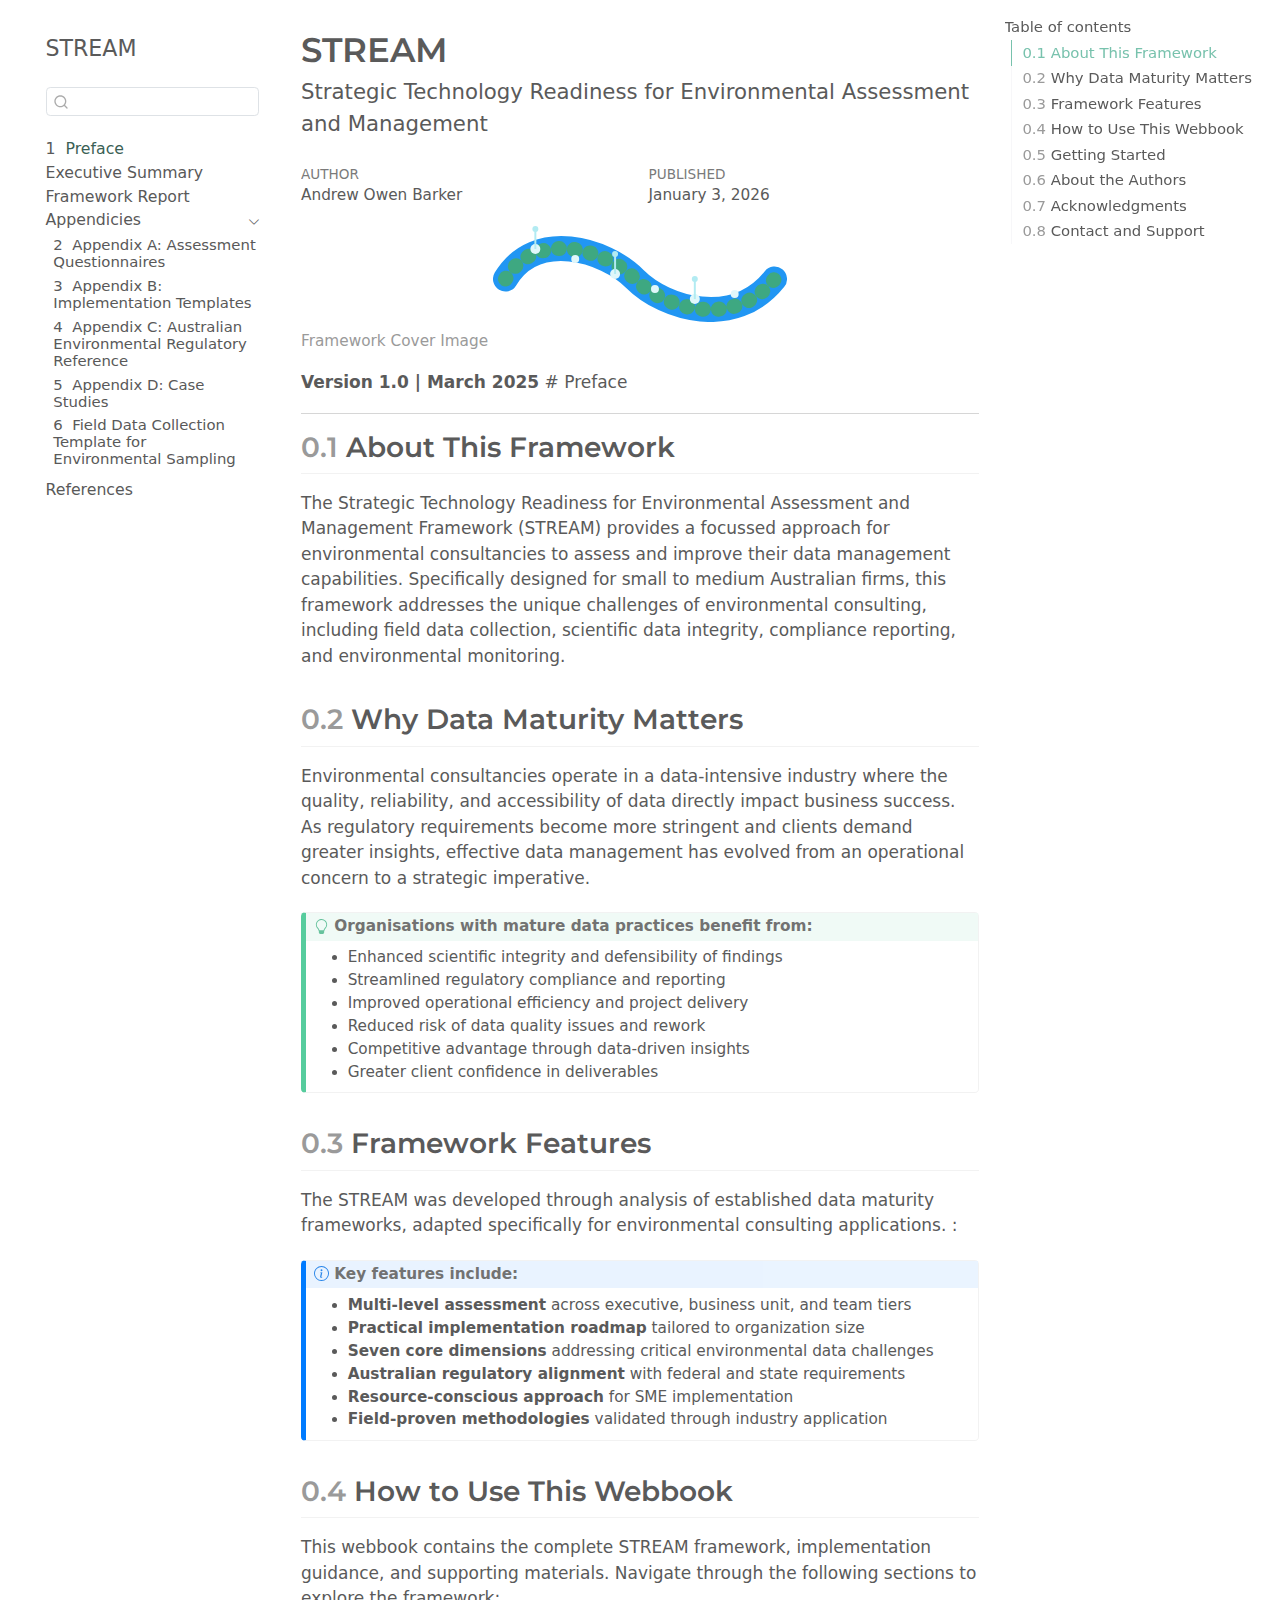
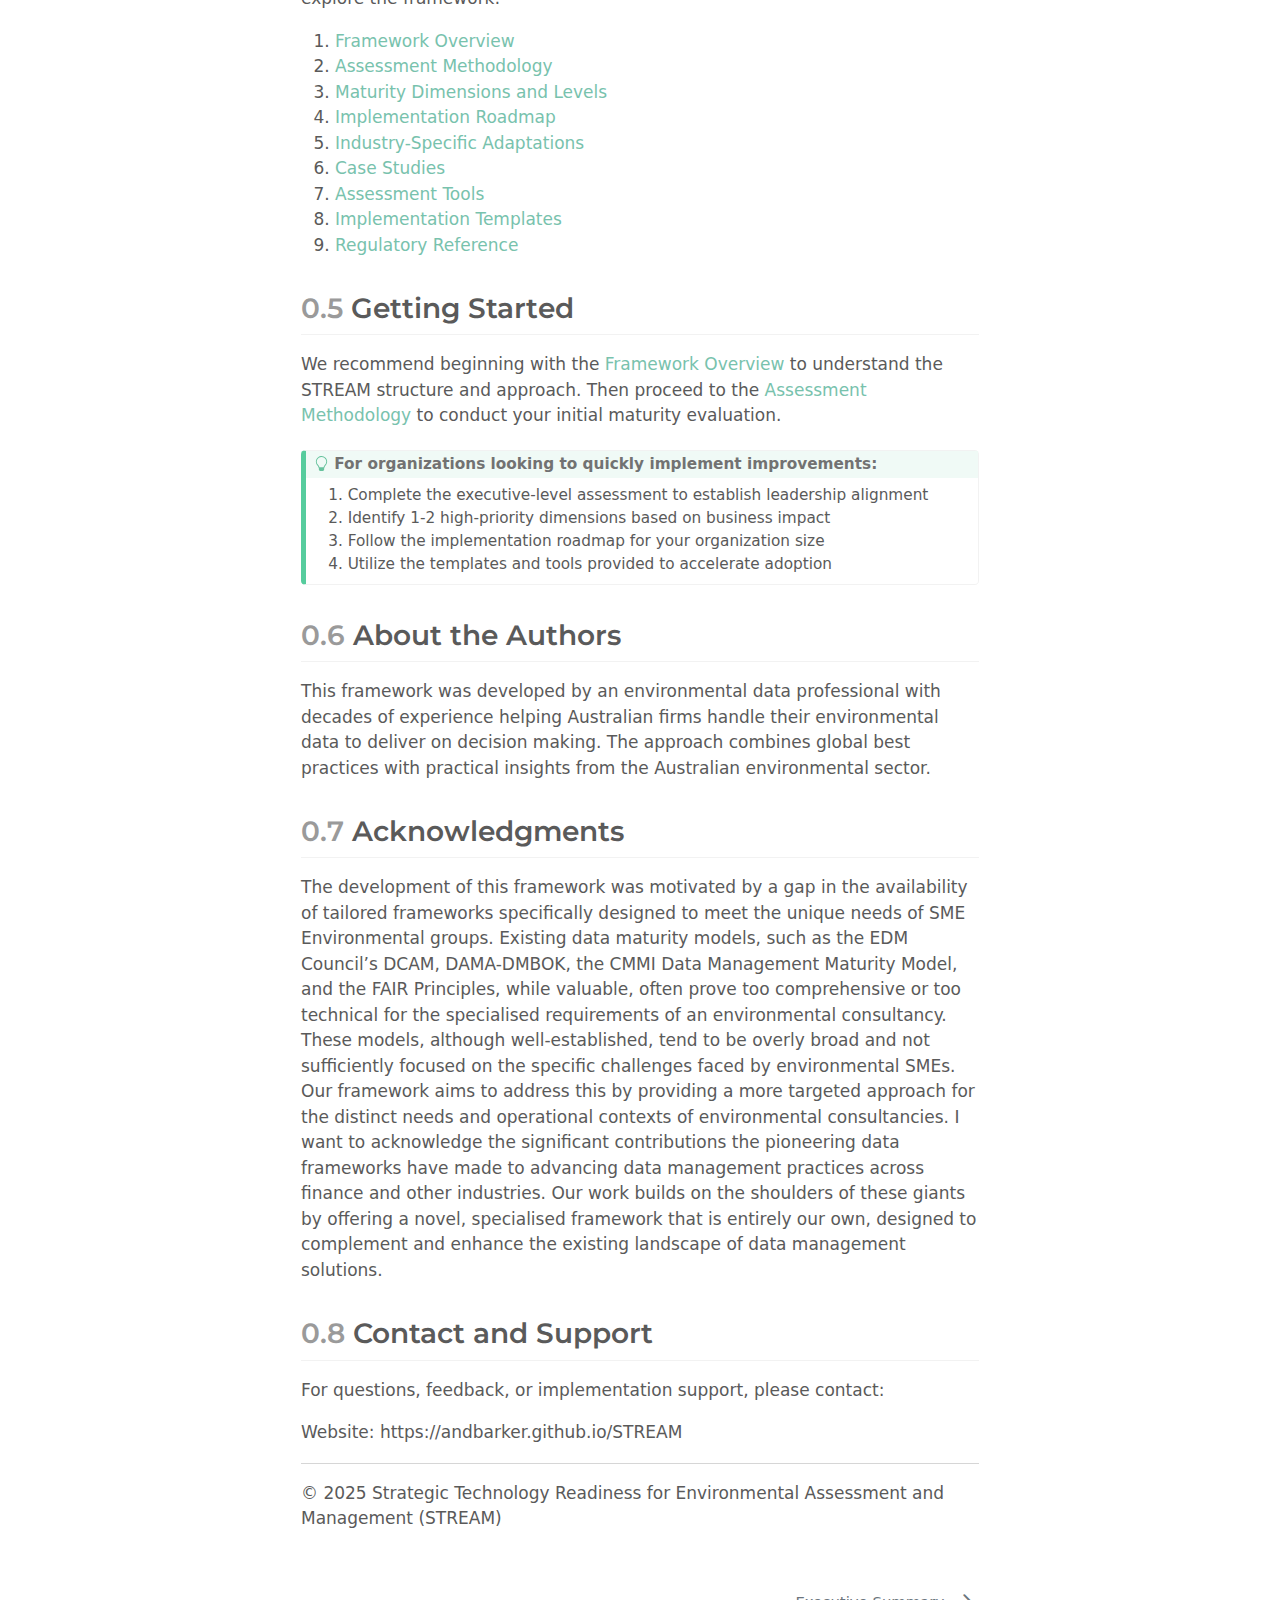
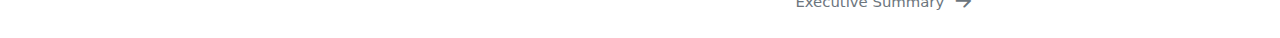
<file: _book/index.html>
<!DOCTYPE html>
<html xmlns="http://www.w3.org/1999/xhtml" lang="en" xml:lang="en"><head>

<meta charset="utf-8">
<meta name="generator" content="quarto-1.6.37">

<meta name="viewport" content="width=device-width, initial-scale=1.0, user-scalable=yes">

<meta name="author" content="Andrew Owen Barker">
<meta name="dcterms.date" content="2026-01-03">

<title>STREAM</title>
<style>
code{white-space: pre-wrap;}
span.smallcaps{font-variant: small-caps;}
div.columns{display: flex; gap: min(4vw, 1.5em);}
div.column{flex: auto; overflow-x: auto;}
div.hanging-indent{margin-left: 1.5em; text-indent: -1.5em;}
ul.task-list{list-style: none;}
ul.task-list li input[type="checkbox"] {
  width: 0.8em;
  margin: 0 0.8em 0.2em -1em; /* quarto-specific, see https://github.com/quarto-dev/quarto-cli/issues/4556 */ 
  vertical-align: middle;
}
</style>


<script src="site_libs/quarto-nav/quarto-nav.js"></script>
<script src="site_libs/quarto-nav/headroom.min.js"></script>
<script src="site_libs/clipboard/clipboard.min.js"></script>
<script src="site_libs/quarto-search/autocomplete.umd.js"></script>
<script src="site_libs/quarto-search/fuse.min.js"></script>
<script src="site_libs/quarto-search/quarto-search.js"></script>
<meta name="quarto:offset" content="./">
<link href="./executive-summary.html" rel="next">
<script src="site_libs/quarto-html/quarto.js"></script>
<script src="site_libs/quarto-html/popper.min.js"></script>
<script src="site_libs/quarto-html/tippy.umd.min.js"></script>
<script src="site_libs/quarto-html/anchor.min.js"></script>
<link href="site_libs/quarto-html/tippy.css" rel="stylesheet">
<link href="site_libs/quarto-html/quarto-syntax-highlighting-29e2c20b02301cfff04dc8050bf30c7e.css" rel="stylesheet" id="quarto-text-highlighting-styles">
<script src="site_libs/bootstrap/bootstrap.min.js"></script>
<link href="site_libs/bootstrap/bootstrap-icons.css" rel="stylesheet">
<link href="site_libs/bootstrap/bootstrap-301b071a21cd99959bcfde38c2e024c6.min.css" rel="stylesheet" append-hash="true" id="quarto-bootstrap" data-mode="light">
<script id="quarto-search-options" type="application/json">{
  "location": "sidebar",
  "copy-button": false,
  "collapse-after": 3,
  "panel-placement": "start",
  "type": "textbox",
  "limit": 50,
  "keyboard-shortcut": [
    "f",
    "/",
    "s"
  ],
  "show-item-context": false,
  "language": {
    "search-no-results-text": "No results",
    "search-matching-documents-text": "matching documents",
    "search-copy-link-title": "Copy link to search",
    "search-hide-matches-text": "Hide additional matches",
    "search-more-match-text": "more match in this document",
    "search-more-matches-text": "more matches in this document",
    "search-clear-button-title": "Clear",
    "search-text-placeholder": "",
    "search-detached-cancel-button-title": "Cancel",
    "search-submit-button-title": "Submit",
    "search-label": "Search"
  }
}</script>


</head>

<body class="nav-sidebar floating">

<div id="quarto-search-results"></div>
  <header id="quarto-header" class="headroom fixed-top">
  <nav class="quarto-secondary-nav">
    <div class="container-fluid d-flex">
      <button type="button" class="quarto-btn-toggle btn" data-bs-toggle="collapse" role="button" data-bs-target=".quarto-sidebar-collapse-item" aria-controls="quarto-sidebar" aria-expanded="false" aria-label="Toggle sidebar navigation" onclick="if (window.quartoToggleHeadroom) { window.quartoToggleHeadroom(); }">
        <i class="bi bi-layout-text-sidebar-reverse"></i>
      </button>
        <nav class="quarto-page-breadcrumbs" aria-label="breadcrumb"><ol class="breadcrumb"><li class="breadcrumb-item"><a href="./index.html"><span class="chapter-number">1</span>&nbsp; <span class="chapter-title">Preface</span></a></li></ol></nav>
        <a class="flex-grow-1" role="navigation" data-bs-toggle="collapse" data-bs-target=".quarto-sidebar-collapse-item" aria-controls="quarto-sidebar" aria-expanded="false" aria-label="Toggle sidebar navigation" onclick="if (window.quartoToggleHeadroom) { window.quartoToggleHeadroom(); }">      
        </a>
      <button type="button" class="btn quarto-search-button" aria-label="Search" onclick="window.quartoOpenSearch();">
        <i class="bi bi-search"></i>
      </button>
    </div>
  </nav>
</header>
<!-- content -->
<div id="quarto-content" class="quarto-container page-columns page-rows-contents page-layout-article">
<!-- sidebar -->
  <nav id="quarto-sidebar" class="sidebar collapse collapse-horizontal quarto-sidebar-collapse-item sidebar-navigation floating overflow-auto">
    <div class="pt-lg-2 mt-2 text-left sidebar-header">
    <div class="sidebar-title mb-0 py-0">
      <a href="./">STREAM</a> 
    </div>
      </div>
        <div class="mt-2 flex-shrink-0 align-items-center">
        <div class="sidebar-search">
        <div id="quarto-search" class="" title="Search"></div>
        </div>
        </div>
    <div class="sidebar-menu-container"> 
    <ul class="list-unstyled mt-1">
        <li class="sidebar-item">
  <div class="sidebar-item-container"> 
  <a href="./index.html" class="sidebar-item-text sidebar-link active">
 <span class="menu-text"><span class="chapter-number">1</span>&nbsp; <span class="chapter-title">Preface</span></span></a>
  </div>
</li>
        <li class="sidebar-item">
  <div class="sidebar-item-container"> 
  <a href="./executive-summary.html" class="sidebar-item-text sidebar-link">
 <span class="menu-text">Executive Summary</span></a>
  </div>
</li>
        <li class="sidebar-item">
  <div class="sidebar-item-container"> 
  <a href="./framework-report.html" class="sidebar-item-text sidebar-link">
 <span class="menu-text">Framework Report</span></a>
  </div>
</li>
        <li class="sidebar-item sidebar-item-section">
      <div class="sidebar-item-container"> 
            <a class="sidebar-item-text sidebar-link text-start" data-bs-toggle="collapse" data-bs-target="#quarto-sidebar-section-1" role="navigation" aria-expanded="true">
 <span class="menu-text">Appendicies</span></a>
          <a class="sidebar-item-toggle text-start" data-bs-toggle="collapse" data-bs-target="#quarto-sidebar-section-1" role="navigation" aria-expanded="true" aria-label="Toggle section">
            <i class="bi bi-chevron-right ms-2"></i>
          </a> 
      </div>
      <ul id="quarto-sidebar-section-1" class="collapse list-unstyled sidebar-section depth1 show">  
          <li class="sidebar-item">
  <div class="sidebar-item-container"> 
  <a href="./assessment-questionnaires.html" class="sidebar-item-text sidebar-link">
 <span class="menu-text"><span class="chapter-number">2</span>&nbsp; <span class="chapter-title">Appendix A: Assessment Questionnaires</span></span></a>
  </div>
</li>
          <li class="sidebar-item">
  <div class="sidebar-item-container"> 
  <a href="./implementation-templates.html" class="sidebar-item-text sidebar-link">
 <span class="menu-text"><span class="chapter-number">3</span>&nbsp; <span class="chapter-title">Appendix B: Implementation Templates</span></span></a>
  </div>
</li>
          <li class="sidebar-item">
  <div class="sidebar-item-container"> 
  <a href="./regulatory-reference.html" class="sidebar-item-text sidebar-link">
 <span class="menu-text"><span class="chapter-number">4</span>&nbsp; <span class="chapter-title">Appendix C: Australian Environmental Regulatory Reference</span></span></a>
  </div>
</li>
          <li class="sidebar-item">
  <div class="sidebar-item-container"> 
  <a href="./case-studies.html" class="sidebar-item-text sidebar-link">
 <span class="menu-text"><span class="chapter-number">5</span>&nbsp; <span class="chapter-title">Appendix D: Case Studies</span></span></a>
  </div>
</li>
          <li class="sidebar-item">
  <div class="sidebar-item-container"> 
  <a href="./field-data-template.html" class="sidebar-item-text sidebar-link">
 <span class="menu-text"><span class="chapter-number">6</span>&nbsp; <span class="chapter-title">Field Data Collection Template for Environmental Sampling</span></span></a>
  </div>
</li>
      </ul>
  </li>
        <li class="sidebar-item">
  <div class="sidebar-item-container"> 
  <a href="./references.html" class="sidebar-item-text sidebar-link">
 <span class="menu-text">References</span></a>
  </div>
</li>
    </ul>
    </div>
</nav>
<div id="quarto-sidebar-glass" class="quarto-sidebar-collapse-item" data-bs-toggle="collapse" data-bs-target=".quarto-sidebar-collapse-item"></div>
<!-- margin-sidebar -->
    <div id="quarto-margin-sidebar" class="sidebar margin-sidebar">
        <nav id="TOC" role="doc-toc" class="toc-active">
    <h2 id="toc-title">Table of contents</h2>
   
  <ul>
  <li><a href="#about-this-framework" id="toc-about-this-framework" class="nav-link active" data-scroll-target="#about-this-framework"><span class="header-section-number">0.1</span> About This Framework</a></li>
  <li><a href="#why-data-maturity-matters" id="toc-why-data-maturity-matters" class="nav-link" data-scroll-target="#why-data-maturity-matters"><span class="header-section-number">0.2</span> Why Data Maturity Matters</a></li>
  <li><a href="#framework-features" id="toc-framework-features" class="nav-link" data-scroll-target="#framework-features"><span class="header-section-number">0.3</span> Framework Features</a></li>
  <li><a href="#how-to-use-this-webbook" id="toc-how-to-use-this-webbook" class="nav-link" data-scroll-target="#how-to-use-this-webbook"><span class="header-section-number">0.4</span> How to Use This Webbook</a></li>
  <li><a href="#getting-started" id="toc-getting-started" class="nav-link" data-scroll-target="#getting-started"><span class="header-section-number">0.5</span> Getting Started</a></li>
  <li><a href="#about-the-authors" id="toc-about-the-authors" class="nav-link" data-scroll-target="#about-the-authors"><span class="header-section-number">0.6</span> About the Authors</a></li>
  <li><a href="#acknowledgments" id="toc-acknowledgments" class="nav-link" data-scroll-target="#acknowledgments"><span class="header-section-number">0.7</span> Acknowledgments</a></li>
  <li><a href="#contact-and-support" id="toc-contact-and-support" class="nav-link" data-scroll-target="#contact-and-support"><span class="header-section-number">0.8</span> Contact and Support</a></li>
  </ul>
</nav>
    </div>
<!-- main -->
<main class="content" id="quarto-document-content">

<header id="title-block-header" class="quarto-title-block default">
<div class="quarto-title">
<h1 class="title">STREAM</h1>
<p class="subtitle lead">Strategic Technology Readiness for Environmental Assessment and Management</p>
</div>



<div class="quarto-title-meta">

    <div>
    <div class="quarto-title-meta-heading">Author</div>
    <div class="quarto-title-meta-contents">
             <p>Andrew Owen Barker </p>
          </div>
  </div>
    
    <div>
    <div class="quarto-title-meta-heading">Published</div>
    <div class="quarto-title-meta-contents">
      <p class="date">January 3, 2026</p>
    </div>
  </div>
  
    
  </div>
  


</header>


<div class="quarto-figure quarto-figure-center">
<figure class="figure">
<p><img src="stream-logo.svg" class="img-fluid figure-img"></p>
<figcaption>Framework Cover Image</figcaption>
</figure>
</div>
<p><strong>Version 1.0 | March 2025</strong> # Preface</p>
<hr>
<section id="about-this-framework" class="level2" data-number="0.1">
<h2 data-number="0.1" class="anchored" data-anchor-id="about-this-framework"><span class="header-section-number">0.1</span> About This Framework</h2>
<p>The Strategic Technology Readiness for Environmental Assessment and Management Framework (STREAM) provides a focussed approach for environmental consultancies to assess and improve their data management capabilities. Specifically designed for small to medium Australian firms, this framework addresses the unique challenges of environmental consulting, including field data collection, scientific data integrity, compliance reporting, and environmental monitoring.</p>
</section>
<section id="why-data-maturity-matters" class="level2" data-number="0.2">
<h2 data-number="0.2" class="anchored" data-anchor-id="why-data-maturity-matters"><span class="header-section-number">0.2</span> Why Data Maturity Matters</h2>
<p>Environmental consultancies operate in a data-intensive industry where the quality, reliability, and accessibility of data directly impact business success. As regulatory requirements become more stringent and clients demand greater insights, effective data management has evolved from an operational concern to a strategic imperative.</p>
<div class="callout callout-style-default callout-tip callout-titled">
<div class="callout-header d-flex align-content-center">
<div class="callout-icon-container">
<i class="callout-icon"></i>
</div>
<div class="callout-title-container flex-fill">
Organisations with mature data practices benefit from:
</div>
</div>
<div class="callout-body-container callout-body">
<ul>
<li>Enhanced scientific integrity and defensibility of findings</li>
<li>Streamlined regulatory compliance and reporting</li>
<li>Improved operational efficiency and project delivery</li>
<li>Reduced risk of data quality issues and rework</li>
<li>Competitive advantage through data-driven insights</li>
<li>Greater client confidence in deliverables</li>
</ul>
</div>
</div>
</section>
<section id="framework-features" class="level2" data-number="0.3">
<h2 data-number="0.3" class="anchored" data-anchor-id="framework-features"><span class="header-section-number">0.3</span> Framework Features</h2>
<p>The STREAM was developed through analysis of established data maturity frameworks, adapted specifically for environmental consulting applications. :</p>
<div class="callout callout-style-default callout-note callout-titled">
<div class="callout-header d-flex align-content-center">
<div class="callout-icon-container">
<i class="callout-icon"></i>
</div>
<div class="callout-title-container flex-fill">
Key features include:
</div>
</div>
<div class="callout-body-container callout-body">
<ul>
<li><strong>Multi-level assessment</strong> across executive, business unit, and team tiers</li>
<li><strong>Practical implementation roadmap</strong> tailored to organization size</li>
<li><strong>Seven core dimensions</strong> addressing critical environmental data challenges</li>
<li><strong>Australian regulatory alignment</strong> with federal and state requirements</li>
<li><strong>Resource-conscious approach</strong> for SME implementation</li>
<li><strong>Field-proven methodologies</strong> validated through industry application</li>
</ul>
</div>
</div>
</section>
<section id="how-to-use-this-webbook" class="level2" data-number="0.4">
<h2 data-number="0.4" class="anchored" data-anchor-id="how-to-use-this-webbook"><span class="header-section-number">0.4</span> How to Use This Webbook</h2>
<p>This webbook contains the complete STREAM framework, implementation guidance, and supporting materials. Navigate through the following sections to explore the framework:</p>
<ol type="1">
<li><a href="framework-overview.md">Framework Overview</a></li>
<li><a href="assessment-methodology.md">Assessment Methodology</a></li>
<li><a href="maturity-dimensions.md">Maturity Dimensions and Levels</a></li>
<li><a href="implementation-roadmap.md">Implementation Roadmap</a></li>
<li><a href="industry-adaptations.md">Industry-Specific Adaptations</a></li>
<li><a href="./case-studies.html">Case Studies</a></li>
<li><a href="assessment-tools.md">Assessment Tools</a></li>
<li><a href="./implementation-templates.html">Implementation Templates</a></li>
<li><a href="./regulatory-reference.html">Regulatory Reference</a></li>
</ol>
</section>
<section id="getting-started" class="level2" data-number="0.5">
<h2 data-number="0.5" class="anchored" data-anchor-id="getting-started"><span class="header-section-number">0.5</span> Getting Started</h2>
<p>We recommend beginning with the <a href="framework-overview.md">Framework Overview</a> to understand the STREAM structure and approach. Then proceed to the <a href="assessment-methodology.md">Assessment Methodology</a> to conduct your initial maturity evaluation.</p>
<div class="callout callout-style-default callout-tip callout-titled">
<div class="callout-header d-flex align-content-center">
<div class="callout-icon-container">
<i class="callout-icon"></i>
</div>
<div class="callout-title-container flex-fill">
For organizations looking to quickly implement improvements:
</div>
</div>
<div class="callout-body-container callout-body">
<ol type="1">
<li>Complete the executive-level assessment to establish leadership alignment</li>
<li>Identify 1-2 high-priority dimensions based on business impact</li>
<li>Follow the implementation roadmap for your organization size</li>
<li>Utilize the templates and tools provided to accelerate adoption</li>
</ol>
</div>
</div>
</section>
<section id="about-the-authors" class="level2" data-number="0.6">
<h2 data-number="0.6" class="anchored" data-anchor-id="about-the-authors"><span class="header-section-number">0.6</span> About the Authors</h2>
<p>This framework was developed by an environmental data professional with decades of experience helping Australian firms handle their environmental data to deliver on decision making. The approach combines global best practices with practical insights from the Australian environmental sector.</p>
</section>
<section id="acknowledgments" class="level2" data-number="0.7">
<h2 data-number="0.7" class="anchored" data-anchor-id="acknowledgments"><span class="header-section-number">0.7</span> Acknowledgments</h2>
<p>The development of this framework was motivated by a gap in the availability of tailored frameworks specifically designed to meet the unique needs of SME Environmental groups. Existing data maturity models, such as the EDM Council’s DCAM, DAMA-DMBOK, the CMMI Data Management Maturity Model, and the FAIR Principles, while valuable, often prove too comprehensive or too technical for the specialised requirements of an environmental consultancy. These models, although well-established, tend to be overly broad and not sufficiently focused on the specific challenges faced by environmental SMEs. Our framework aims to address this by providing a more targeted approach for the distinct needs and operational contexts of environmental consultancies. I want to acknowledge the significant contributions the pioneering data frameworks have made to advancing data management practices across finance and other industries. Our work builds on the shoulders of these giants by offering a novel, specialised framework that is entirely our own, designed to complement and enhance the existing landscape of data management solutions.</p>
</section>
<section id="contact-and-support" class="level2" data-number="0.8">
<h2 data-number="0.8" class="anchored" data-anchor-id="contact-and-support"><span class="header-section-number">0.8</span> Contact and Support</h2>
<p>For questions, feedback, or implementation support, please contact:</p>
<p>Website: https://andbarker.github.io/STREAM</p>
<hr>
<p>© 2025 Strategic Technology Readiness for Environmental Assessment and Management (STREAM)</p>


</section>

</main> <!-- /main -->
<script id="quarto-html-after-body" type="application/javascript">
window.document.addEventListener("DOMContentLoaded", function (event) {
  const toggleBodyColorMode = (bsSheetEl) => {
    const mode = bsSheetEl.getAttribute("data-mode");
    const bodyEl = window.document.querySelector("body");
    if (mode === "dark") {
      bodyEl.classList.add("quarto-dark");
      bodyEl.classList.remove("quarto-light");
    } else {
      bodyEl.classList.add("quarto-light");
      bodyEl.classList.remove("quarto-dark");
    }
  }
  const toggleBodyColorPrimary = () => {
    const bsSheetEl = window.document.querySelector("link#quarto-bootstrap");
    if (bsSheetEl) {
      toggleBodyColorMode(bsSheetEl);
    }
  }
  toggleBodyColorPrimary();  
  const icon = "";
  const anchorJS = new window.AnchorJS();
  anchorJS.options = {
    placement: 'right',
    icon: icon
  };
  anchorJS.add('.anchored');
  const isCodeAnnotation = (el) => {
    for (const clz of el.classList) {
      if (clz.startsWith('code-annotation-')) {                     
        return true;
      }
    }
    return false;
  }
  const onCopySuccess = function(e) {
    // button target
    const button = e.trigger;
    // don't keep focus
    button.blur();
    // flash "checked"
    button.classList.add('code-copy-button-checked');
    var currentTitle = button.getAttribute("title");
    button.setAttribute("title", "Copied!");
    let tooltip;
    if (window.bootstrap) {
      button.setAttribute("data-bs-toggle", "tooltip");
      button.setAttribute("data-bs-placement", "left");
      button.setAttribute("data-bs-title", "Copied!");
      tooltip = new bootstrap.Tooltip(button, 
        { trigger: "manual", 
          customClass: "code-copy-button-tooltip",
          offset: [0, -8]});
      tooltip.show();    
    }
    setTimeout(function() {
      if (tooltip) {
        tooltip.hide();
        button.removeAttribute("data-bs-title");
        button.removeAttribute("data-bs-toggle");
        button.removeAttribute("data-bs-placement");
      }
      button.setAttribute("title", currentTitle);
      button.classList.remove('code-copy-button-checked');
    }, 1000);
    // clear code selection
    e.clearSelection();
  }
  const getTextToCopy = function(trigger) {
      const codeEl = trigger.previousElementSibling.cloneNode(true);
      for (const childEl of codeEl.children) {
        if (isCodeAnnotation(childEl)) {
          childEl.remove();
        }
      }
      return codeEl.innerText;
  }
  const clipboard = new window.ClipboardJS('.code-copy-button:not([data-in-quarto-modal])', {
    text: getTextToCopy
  });
  clipboard.on('success', onCopySuccess);
  if (window.document.getElementById('quarto-embedded-source-code-modal')) {
    const clipboardModal = new window.ClipboardJS('.code-copy-button[data-in-quarto-modal]', {
      text: getTextToCopy,
      container: window.document.getElementById('quarto-embedded-source-code-modal')
    });
    clipboardModal.on('success', onCopySuccess);
  }
    var localhostRegex = new RegExp(/^(?:http|https):\/\/localhost\:?[0-9]*\//);
    var mailtoRegex = new RegExp(/^mailto:/);
      var filterRegex = new RegExp('/' + window.location.host + '/');
    var isInternal = (href) => {
        return filterRegex.test(href) || localhostRegex.test(href) || mailtoRegex.test(href);
    }
    // Inspect non-navigation links and adorn them if external
 	var links = window.document.querySelectorAll('a[href]:not(.nav-link):not(.navbar-brand):not(.toc-action):not(.sidebar-link):not(.sidebar-item-toggle):not(.pagination-link):not(.no-external):not([aria-hidden]):not(.dropdown-item):not(.quarto-navigation-tool):not(.about-link)');
    for (var i=0; i<links.length; i++) {
      const link = links[i];
      if (!isInternal(link.href)) {
        // undo the damage that might have been done by quarto-nav.js in the case of
        // links that we want to consider external
        if (link.dataset.originalHref !== undefined) {
          link.href = link.dataset.originalHref;
        }
      }
    }
  function tippyHover(el, contentFn, onTriggerFn, onUntriggerFn) {
    const config = {
      allowHTML: true,
      maxWidth: 500,
      delay: 100,
      arrow: false,
      appendTo: function(el) {
          return el.parentElement;
      },
      interactive: true,
      interactiveBorder: 10,
      theme: 'quarto',
      placement: 'bottom-start',
    };
    if (contentFn) {
      config.content = contentFn;
    }
    if (onTriggerFn) {
      config.onTrigger = onTriggerFn;
    }
    if (onUntriggerFn) {
      config.onUntrigger = onUntriggerFn;
    }
    window.tippy(el, config); 
  }
  const noterefs = window.document.querySelectorAll('a[role="doc-noteref"]');
  for (var i=0; i<noterefs.length; i++) {
    const ref = noterefs[i];
    tippyHover(ref, function() {
      // use id or data attribute instead here
      let href = ref.getAttribute('data-footnote-href') || ref.getAttribute('href');
      try { href = new URL(href).hash; } catch {}
      const id = href.replace(/^#\/?/, "");
      const note = window.document.getElementById(id);
      if (note) {
        return note.innerHTML;
      } else {
        return "";
      }
    });
  }
  const xrefs = window.document.querySelectorAll('a.quarto-xref');
  const processXRef = (id, note) => {
    // Strip column container classes
    const stripColumnClz = (el) => {
      el.classList.remove("page-full", "page-columns");
      if (el.children) {
        for (const child of el.children) {
          stripColumnClz(child);
        }
      }
    }
    stripColumnClz(note)
    if (id === null || id.startsWith('sec-')) {
      // Special case sections, only their first couple elements
      const container = document.createElement("div");
      if (note.children && note.children.length > 2) {
        container.appendChild(note.children[0].cloneNode(true));
        for (let i = 1; i < note.children.length; i++) {
          const child = note.children[i];
          if (child.tagName === "P" && child.innerText === "") {
            continue;
          } else {
            container.appendChild(child.cloneNode(true));
            break;
          }
        }
        if (window.Quarto?.typesetMath) {
          window.Quarto.typesetMath(container);
        }
        return container.innerHTML
      } else {
        if (window.Quarto?.typesetMath) {
          window.Quarto.typesetMath(note);
        }
        return note.innerHTML;
      }
    } else {
      // Remove any anchor links if they are present
      const anchorLink = note.querySelector('a.anchorjs-link');
      if (anchorLink) {
        anchorLink.remove();
      }
      if (window.Quarto?.typesetMath) {
        window.Quarto.typesetMath(note);
      }
      if (note.classList.contains("callout")) {
        return note.outerHTML;
      } else {
        return note.innerHTML;
      }
    }
  }
  for (var i=0; i<xrefs.length; i++) {
    const xref = xrefs[i];
    tippyHover(xref, undefined, function(instance) {
      instance.disable();
      let url = xref.getAttribute('href');
      let hash = undefined; 
      if (url.startsWith('#')) {
        hash = url;
      } else {
        try { hash = new URL(url).hash; } catch {}
      }
      if (hash) {
        const id = hash.replace(/^#\/?/, "");
        const note = window.document.getElementById(id);
        if (note !== null) {
          try {
            const html = processXRef(id, note.cloneNode(true));
            instance.setContent(html);
          } finally {
            instance.enable();
            instance.show();
          }
        } else {
          // See if we can fetch this
          fetch(url.split('#')[0])
          .then(res => res.text())
          .then(html => {
            const parser = new DOMParser();
            const htmlDoc = parser.parseFromString(html, "text/html");
            const note = htmlDoc.getElementById(id);
            if (note !== null) {
              const html = processXRef(id, note);
              instance.setContent(html);
            } 
          }).finally(() => {
            instance.enable();
            instance.show();
          });
        }
      } else {
        // See if we can fetch a full url (with no hash to target)
        // This is a special case and we should probably do some content thinning / targeting
        fetch(url)
        .then(res => res.text())
        .then(html => {
          const parser = new DOMParser();
          const htmlDoc = parser.parseFromString(html, "text/html");
          const note = htmlDoc.querySelector('main.content');
          if (note !== null) {
            // This should only happen for chapter cross references
            // (since there is no id in the URL)
            // remove the first header
            if (note.children.length > 0 && note.children[0].tagName === "HEADER") {
              note.children[0].remove();
            }
            const html = processXRef(null, note);
            instance.setContent(html);
          } 
        }).finally(() => {
          instance.enable();
          instance.show();
        });
      }
    }, function(instance) {
    });
  }
      let selectedAnnoteEl;
      const selectorForAnnotation = ( cell, annotation) => {
        let cellAttr = 'data-code-cell="' + cell + '"';
        let lineAttr = 'data-code-annotation="' +  annotation + '"';
        const selector = 'span[' + cellAttr + '][' + lineAttr + ']';
        return selector;
      }
      const selectCodeLines = (annoteEl) => {
        const doc = window.document;
        const targetCell = annoteEl.getAttribute("data-target-cell");
        const targetAnnotation = annoteEl.getAttribute("data-target-annotation");
        const annoteSpan = window.document.querySelector(selectorForAnnotation(targetCell, targetAnnotation));
        const lines = annoteSpan.getAttribute("data-code-lines").split(",");
        const lineIds = lines.map((line) => {
          return targetCell + "-" + line;
        })
        let top = null;
        let height = null;
        let parent = null;
        if (lineIds.length > 0) {
            //compute the position of the single el (top and bottom and make a div)
            const el = window.document.getElementById(lineIds[0]);
            top = el.offsetTop;
            height = el.offsetHeight;
            parent = el.parentElement.parentElement;
          if (lineIds.length > 1) {
            const lastEl = window.document.getElementById(lineIds[lineIds.length - 1]);
            const bottom = lastEl.offsetTop + lastEl.offsetHeight;
            height = bottom - top;
          }
          if (top !== null && height !== null && parent !== null) {
            // cook up a div (if necessary) and position it 
            let div = window.document.getElementById("code-annotation-line-highlight");
            if (div === null) {
              div = window.document.createElement("div");
              div.setAttribute("id", "code-annotation-line-highlight");
              div.style.position = 'absolute';
              parent.appendChild(div);
            }
            div.style.top = top - 2 + "px";
            div.style.height = height + 4 + "px";
            div.style.left = 0;
            let gutterDiv = window.document.getElementById("code-annotation-line-highlight-gutter");
            if (gutterDiv === null) {
              gutterDiv = window.document.createElement("div");
              gutterDiv.setAttribute("id", "code-annotation-line-highlight-gutter");
              gutterDiv.style.position = 'absolute';
              const codeCell = window.document.getElementById(targetCell);
              const gutter = codeCell.querySelector('.code-annotation-gutter');
              gutter.appendChild(gutterDiv);
            }
            gutterDiv.style.top = top - 2 + "px";
            gutterDiv.style.height = height + 4 + "px";
          }
          selectedAnnoteEl = annoteEl;
        }
      };
      const unselectCodeLines = () => {
        const elementsIds = ["code-annotation-line-highlight", "code-annotation-line-highlight-gutter"];
        elementsIds.forEach((elId) => {
          const div = window.document.getElementById(elId);
          if (div) {
            div.remove();
          }
        });
        selectedAnnoteEl = undefined;
      };
        // Handle positioning of the toggle
    window.addEventListener(
      "resize",
      throttle(() => {
        elRect = undefined;
        if (selectedAnnoteEl) {
          selectCodeLines(selectedAnnoteEl);
        }
      }, 10)
    );
    function throttle(fn, ms) {
    let throttle = false;
    let timer;
      return (...args) => {
        if(!throttle) { // first call gets through
            fn.apply(this, args);
            throttle = true;
        } else { // all the others get throttled
            if(timer) clearTimeout(timer); // cancel #2
            timer = setTimeout(() => {
              fn.apply(this, args);
              timer = throttle = false;
            }, ms);
        }
      };
    }
      // Attach click handler to the DT
      const annoteDls = window.document.querySelectorAll('dt[data-target-cell]');
      for (const annoteDlNode of annoteDls) {
        annoteDlNode.addEventListener('click', (event) => {
          const clickedEl = event.target;
          if (clickedEl !== selectedAnnoteEl) {
            unselectCodeLines();
            const activeEl = window.document.querySelector('dt[data-target-cell].code-annotation-active');
            if (activeEl) {
              activeEl.classList.remove('code-annotation-active');
            }
            selectCodeLines(clickedEl);
            clickedEl.classList.add('code-annotation-active');
          } else {
            // Unselect the line
            unselectCodeLines();
            clickedEl.classList.remove('code-annotation-active');
          }
        });
      }
  const findCites = (el) => {
    const parentEl = el.parentElement;
    if (parentEl) {
      const cites = parentEl.dataset.cites;
      if (cites) {
        return {
          el,
          cites: cites.split(' ')
        };
      } else {
        return findCites(el.parentElement)
      }
    } else {
      return undefined;
    }
  };
  var bibliorefs = window.document.querySelectorAll('a[role="doc-biblioref"]');
  for (var i=0; i<bibliorefs.length; i++) {
    const ref = bibliorefs[i];
    const citeInfo = findCites(ref);
    if (citeInfo) {
      tippyHover(citeInfo.el, function() {
        var popup = window.document.createElement('div');
        citeInfo.cites.forEach(function(cite) {
          var citeDiv = window.document.createElement('div');
          citeDiv.classList.add('hanging-indent');
          citeDiv.classList.add('csl-entry');
          var biblioDiv = window.document.getElementById('ref-' + cite);
          if (biblioDiv) {
            citeDiv.innerHTML = biblioDiv.innerHTML;
          }
          popup.appendChild(citeDiv);
        });
        return popup.innerHTML;
      });
    }
  }
});
</script>
<nav class="page-navigation">
  <div class="nav-page nav-page-previous">
  </div>
  <div class="nav-page nav-page-next">
      <a href="./executive-summary.html" class="pagination-link" aria-label="Executive Summary">
        <span class="nav-page-text">Executive Summary</span> <i class="bi bi-arrow-right-short"></i>
      </a>
  </div>
</nav>
</div> <!-- /content -->




</body></html>
</file>
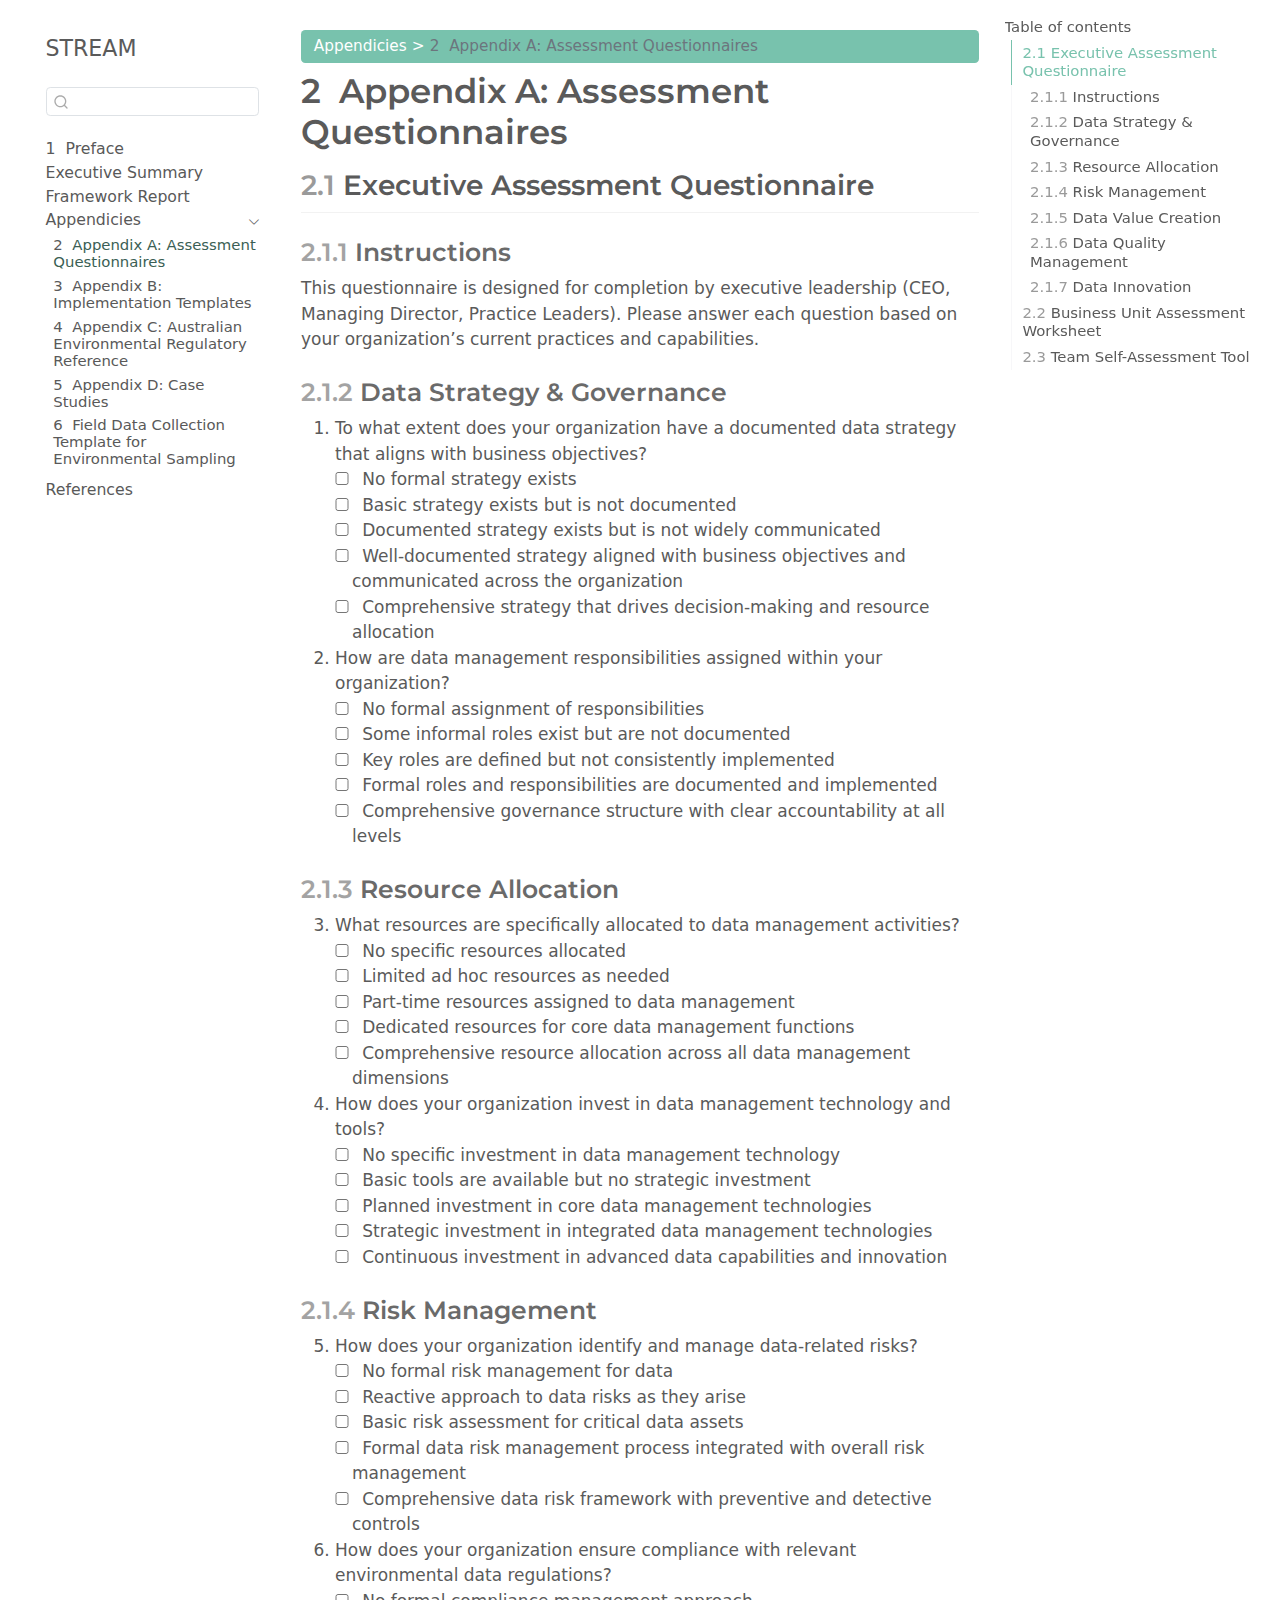
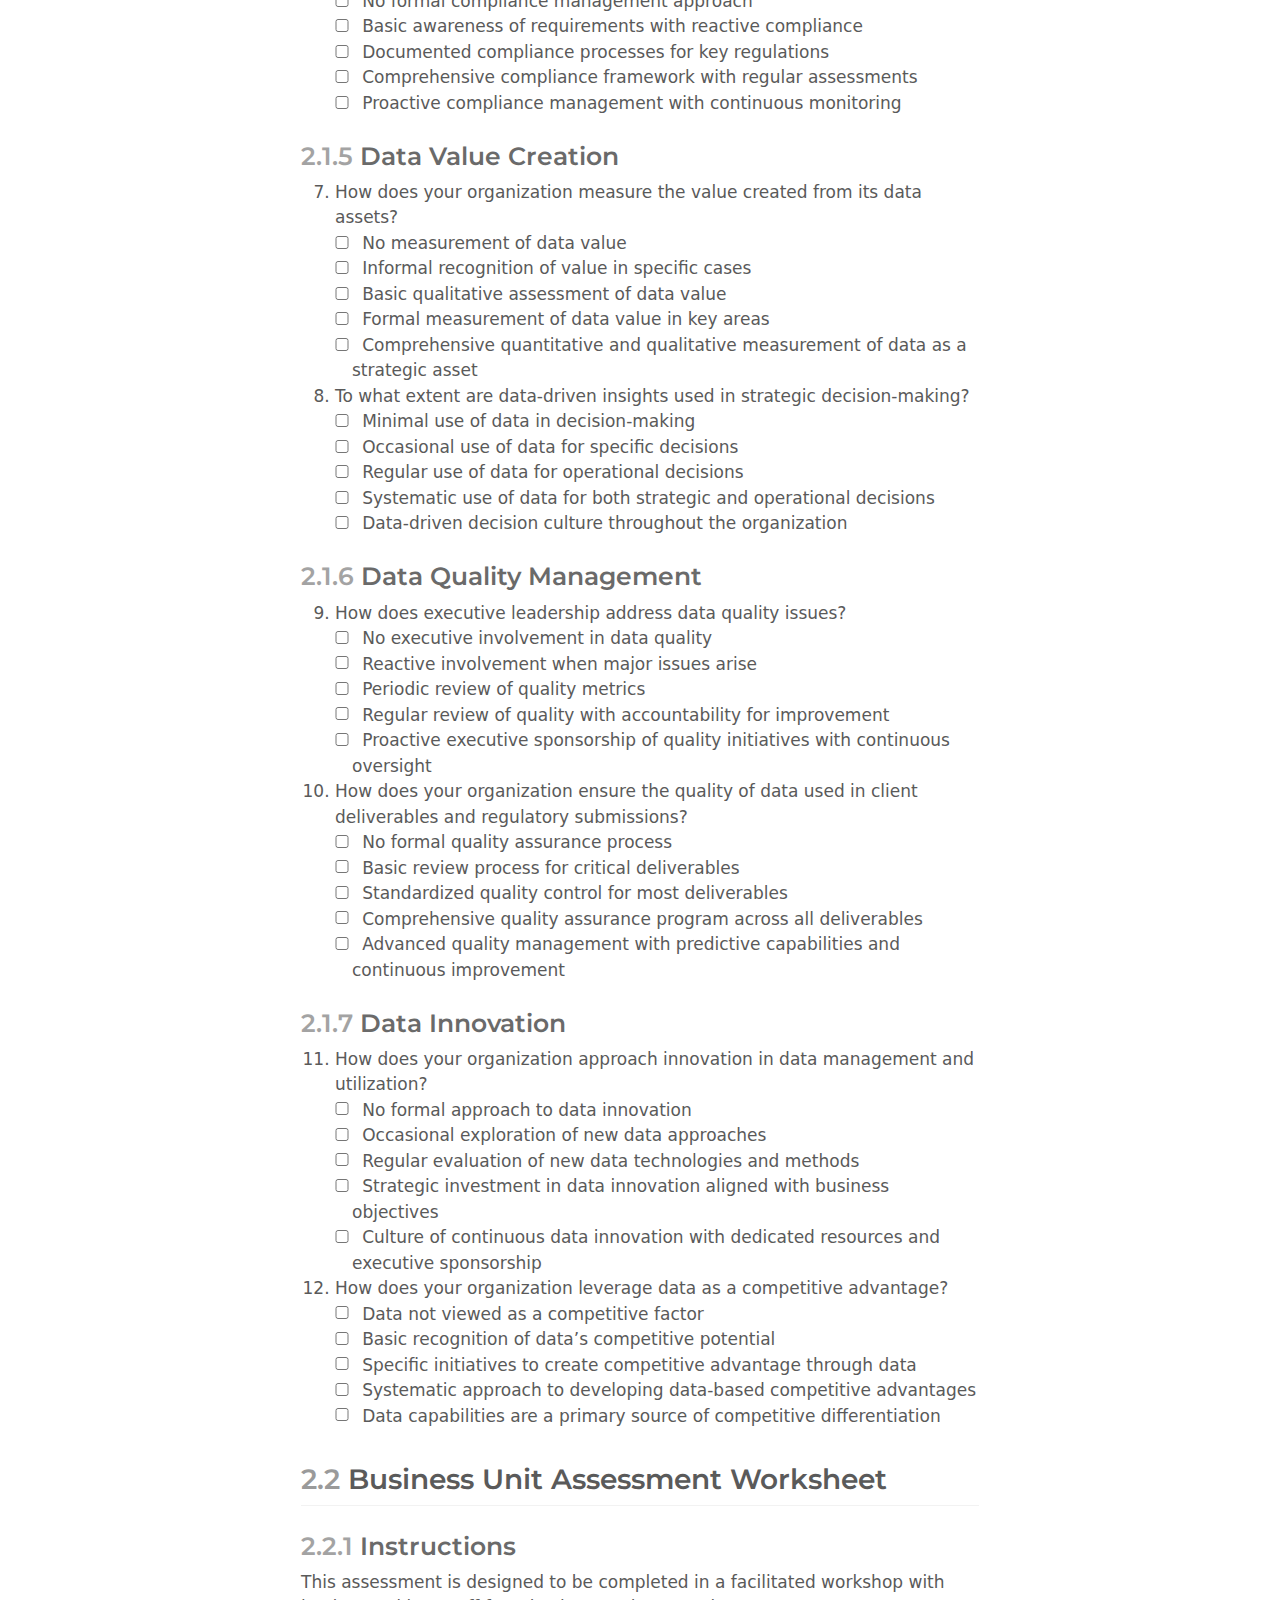
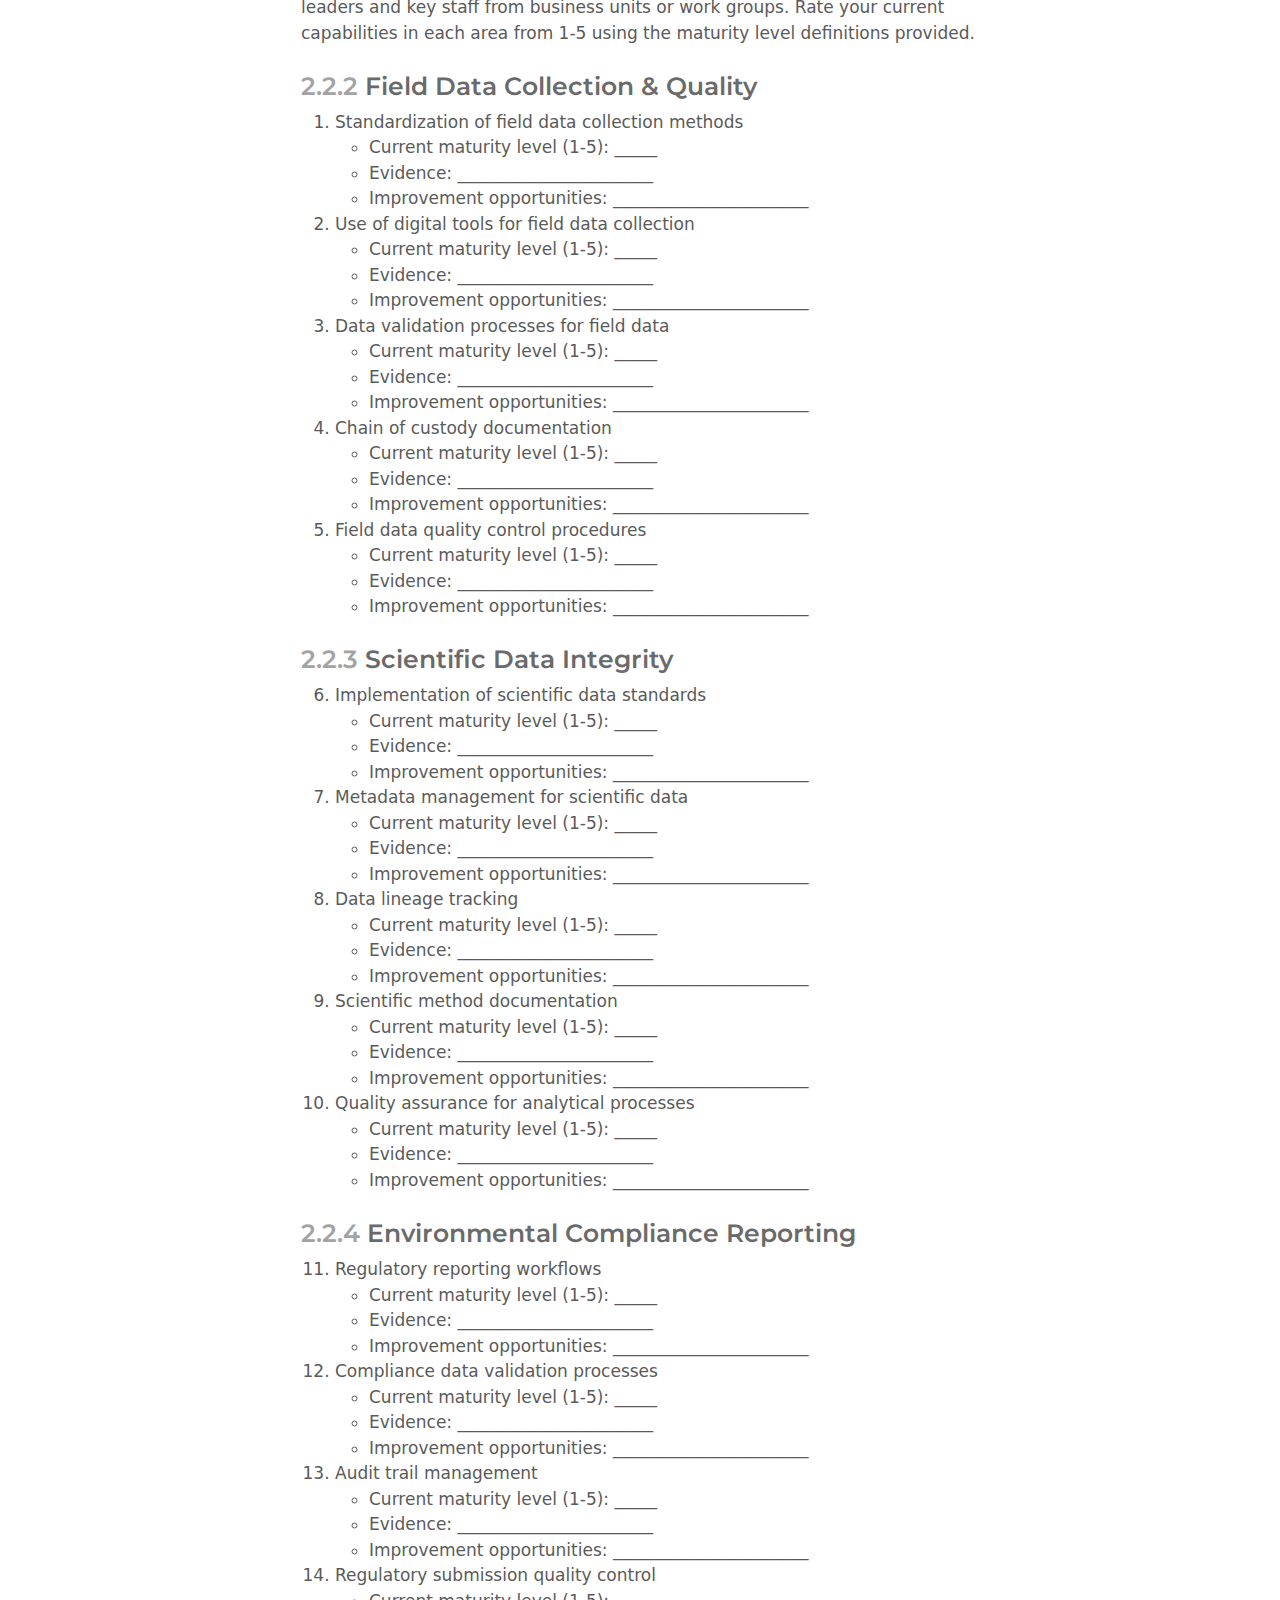
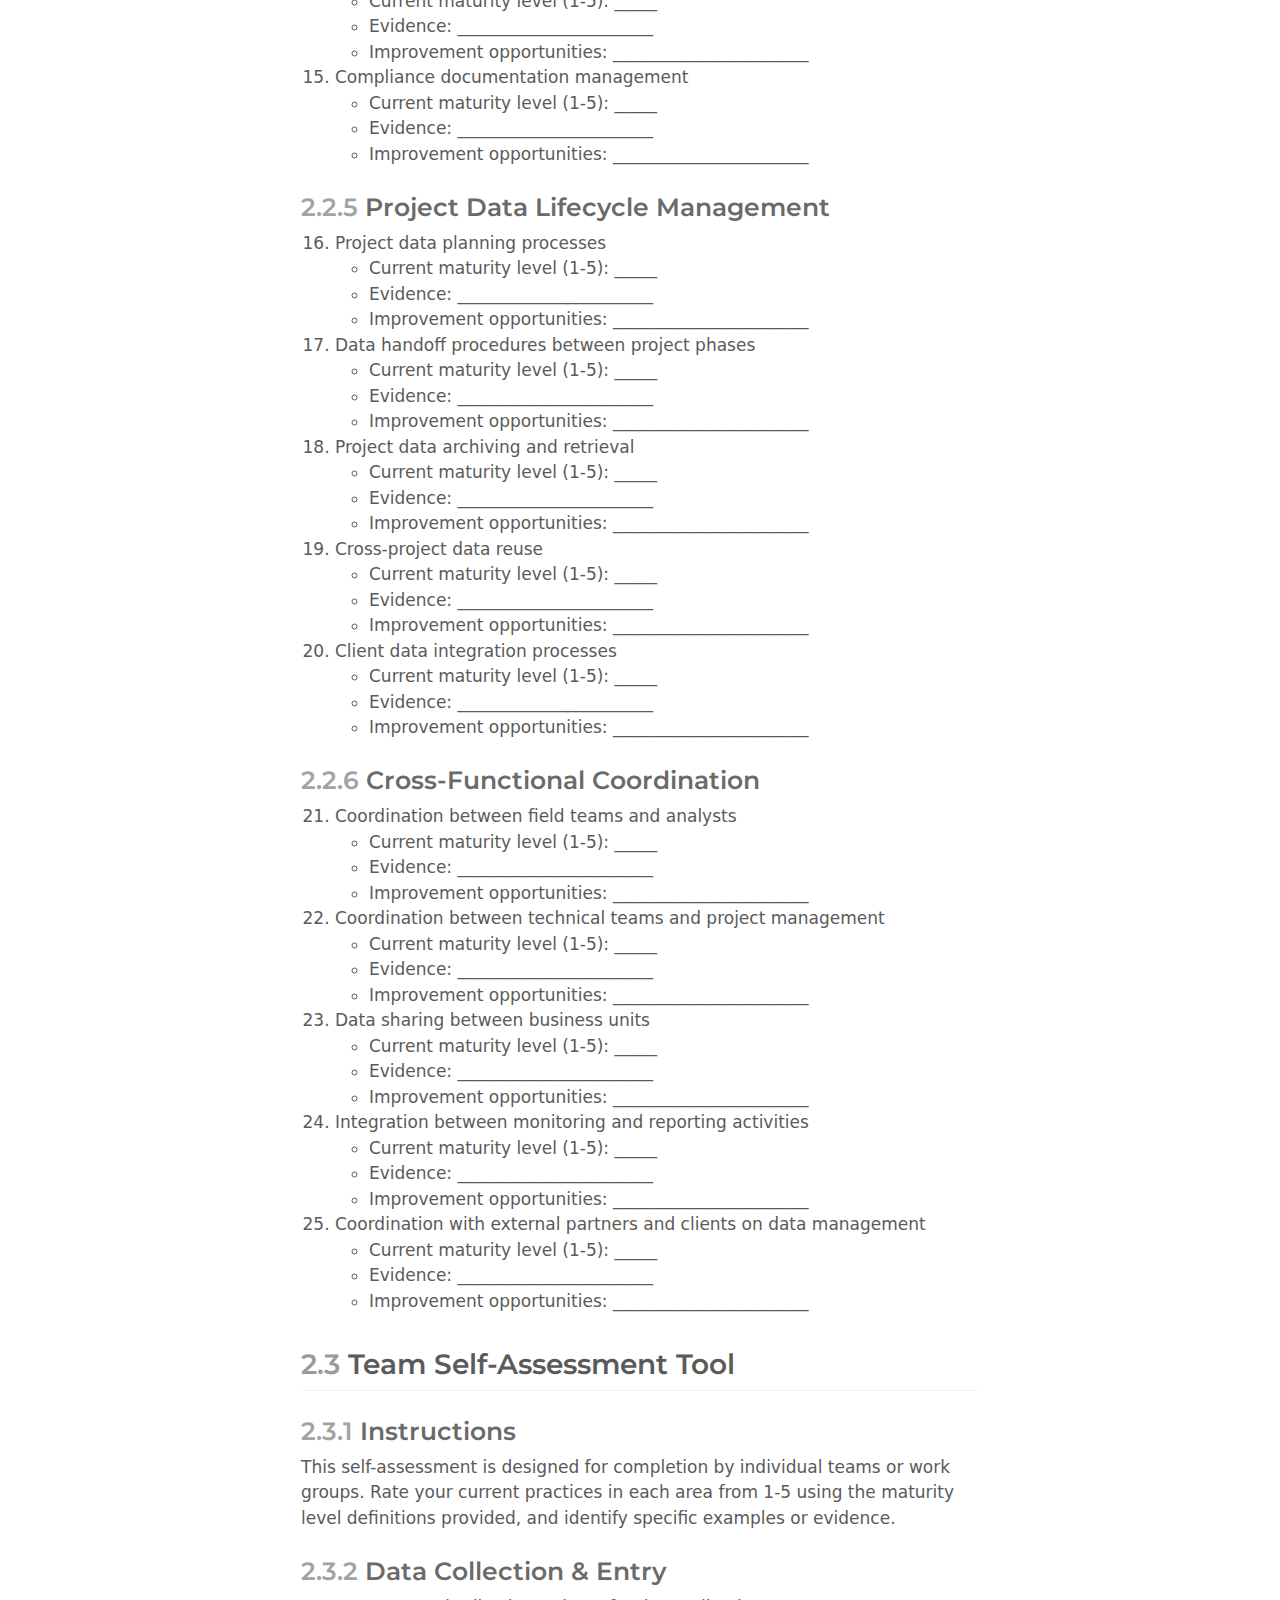
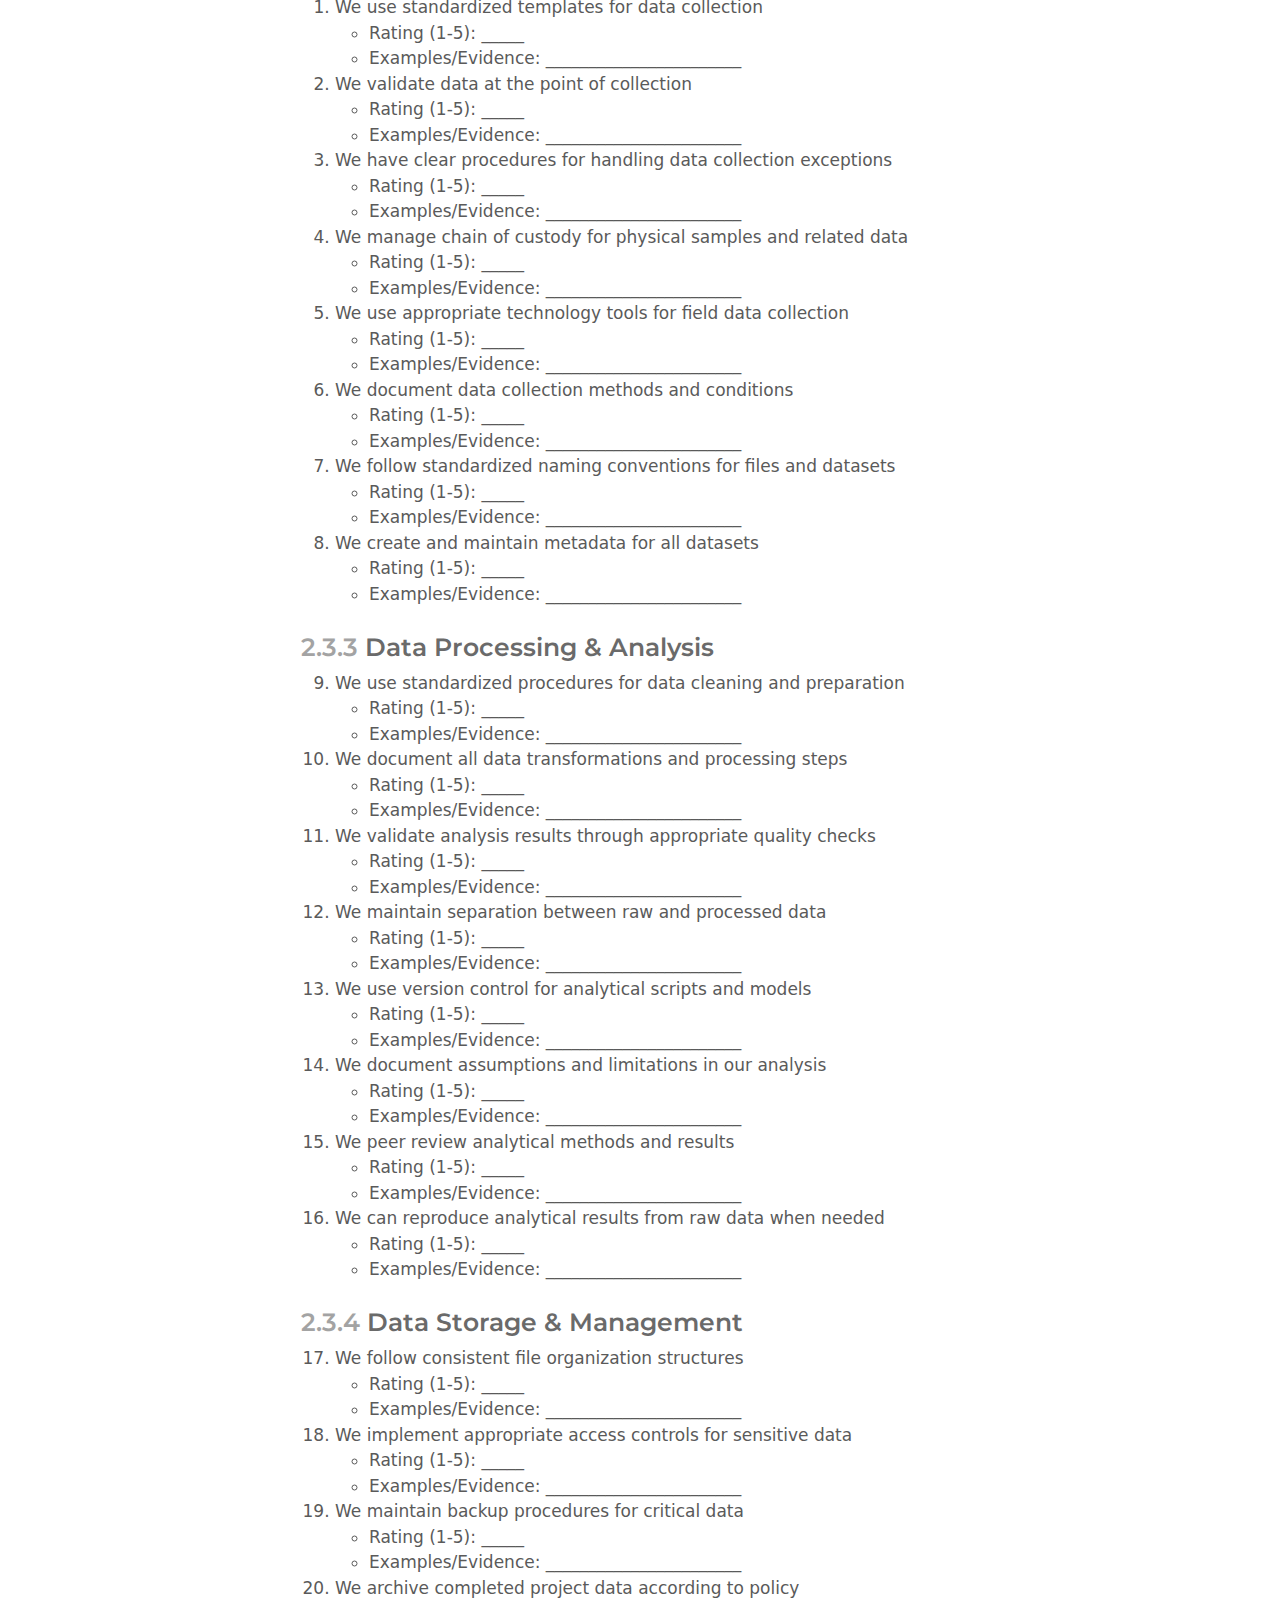
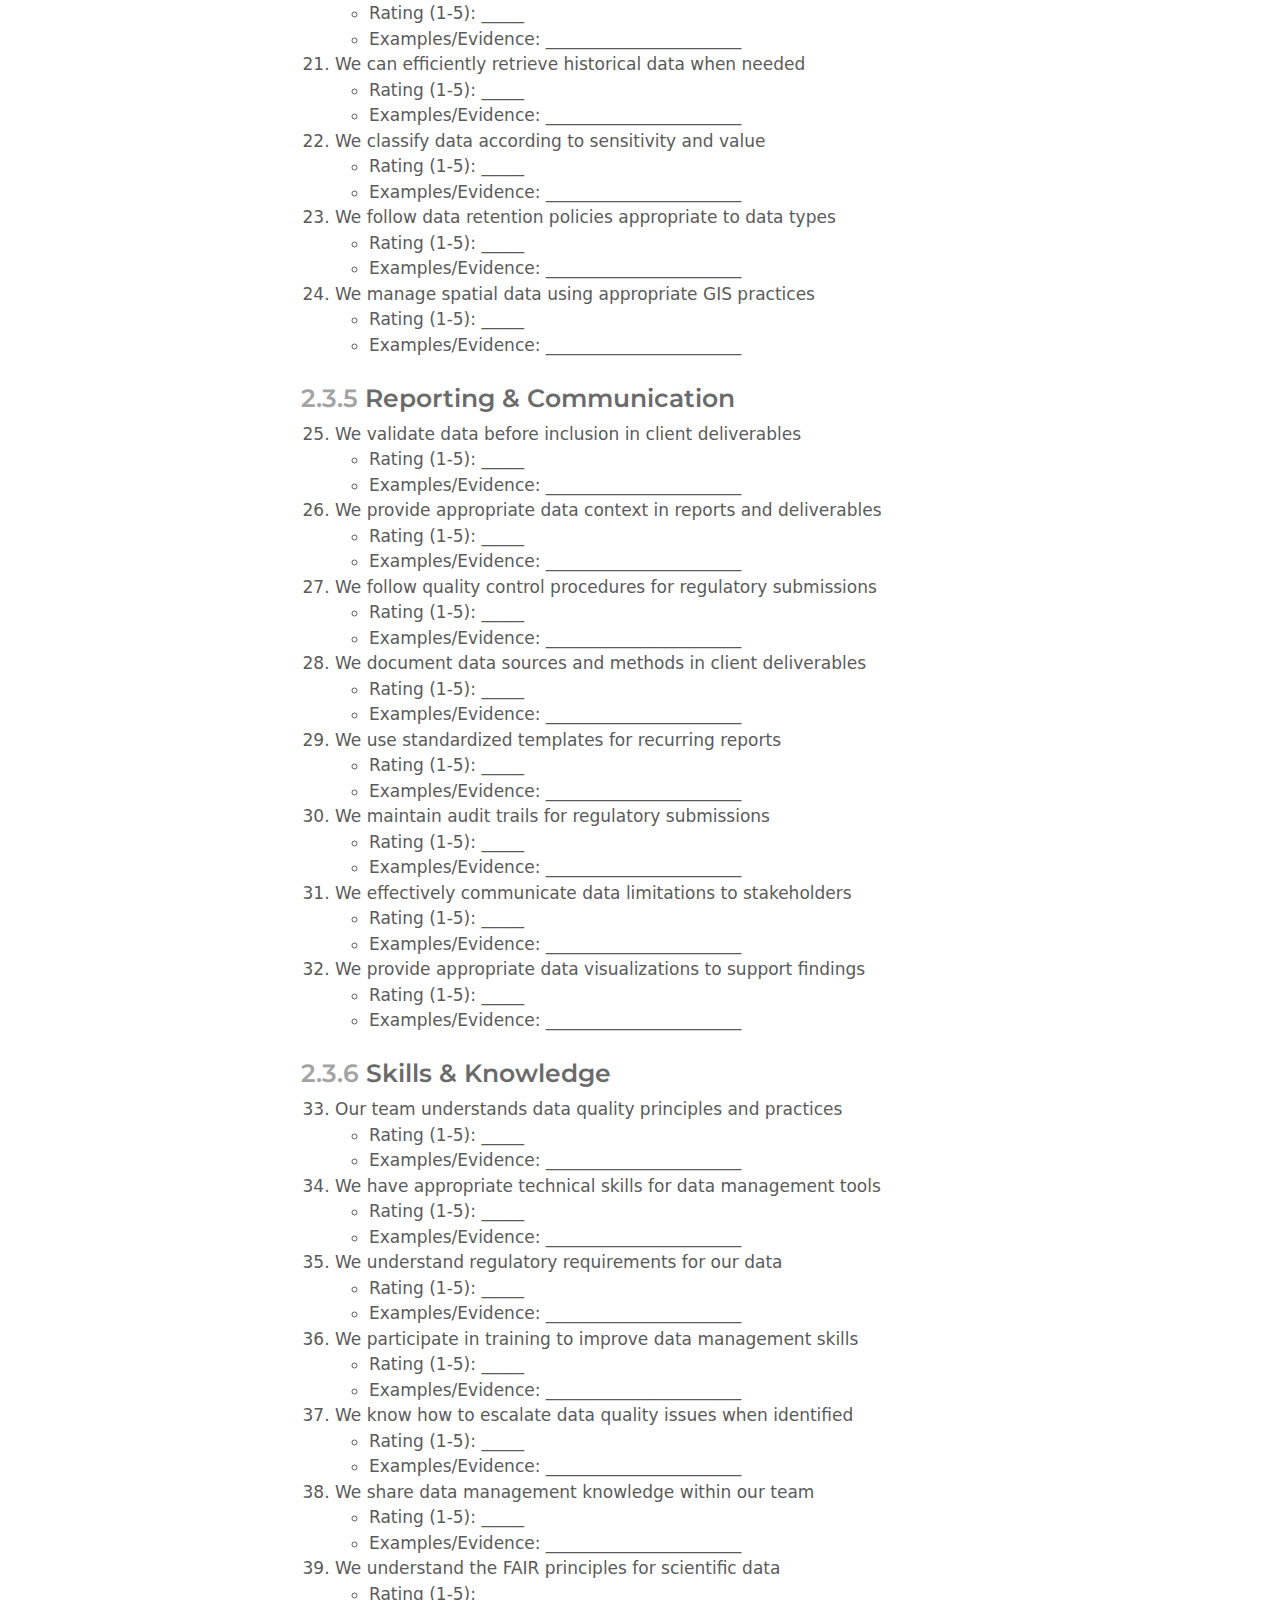
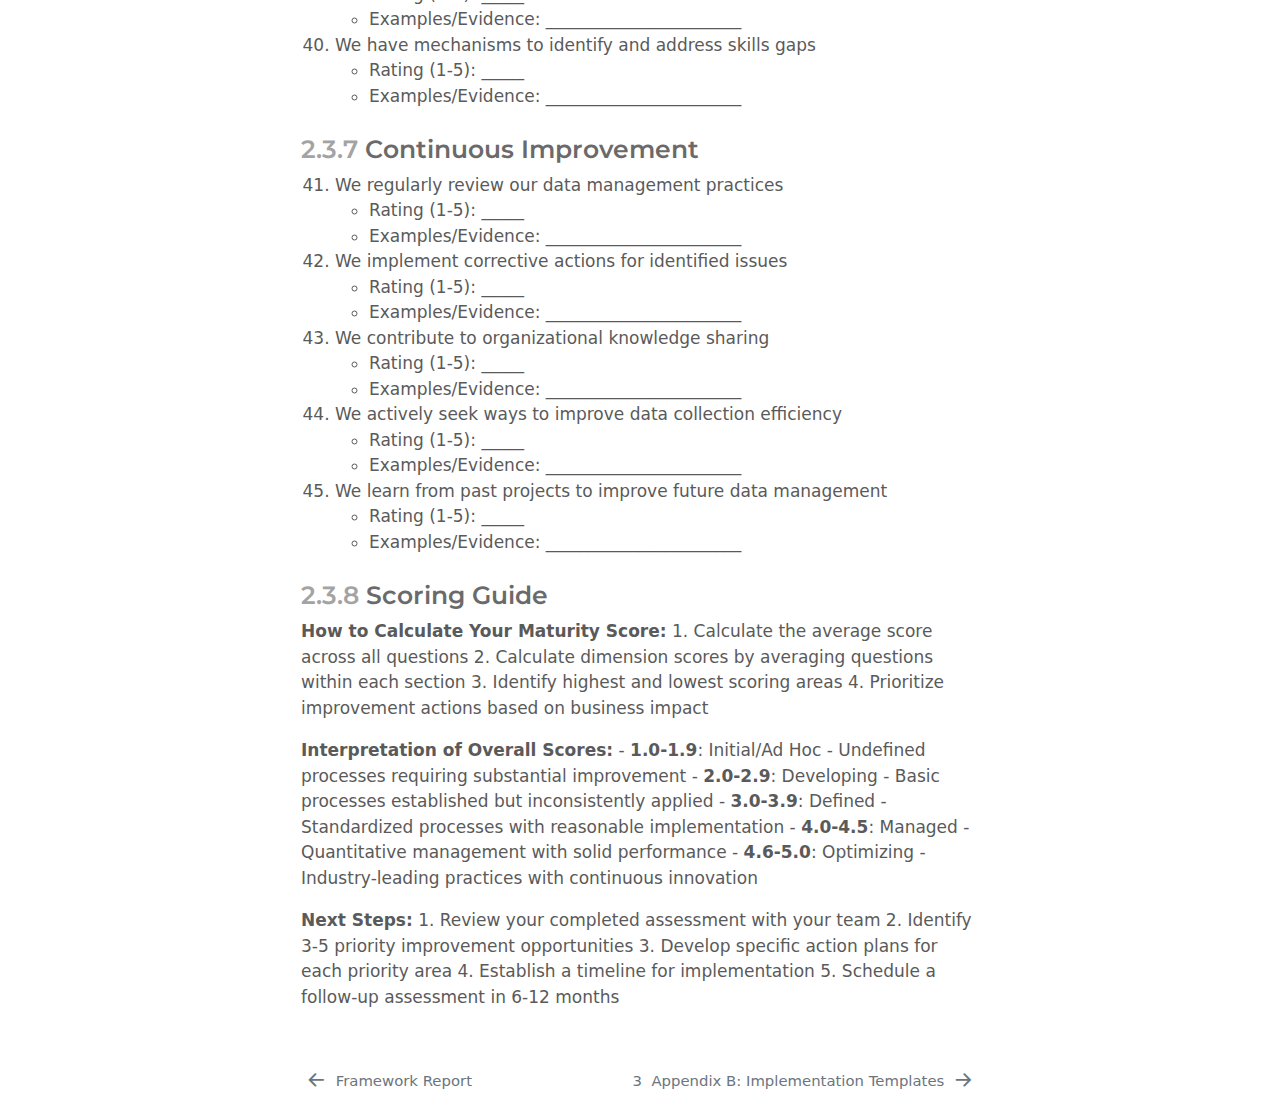
<file: _book/assessment-questionnaires.html>
<!DOCTYPE html>
<html xmlns="http://www.w3.org/1999/xhtml" lang="en" xml:lang="en"><head>

<meta charset="utf-8">
<meta name="generator" content="quarto-1.6.37">

<meta name="viewport" content="width=device-width, initial-scale=1.0, user-scalable=yes">


<title>2&nbsp; Appendix A: Assessment Questionnaires – STREAM</title>
<style>
code{white-space: pre-wrap;}
span.smallcaps{font-variant: small-caps;}
div.columns{display: flex; gap: min(4vw, 1.5em);}
div.column{flex: auto; overflow-x: auto;}
div.hanging-indent{margin-left: 1.5em; text-indent: -1.5em;}
ul.task-list{list-style: none;}
ul.task-list li input[type="checkbox"] {
  width: 0.8em;
  margin: 0 0.8em 0.2em -1em; /* quarto-specific, see https://github.com/quarto-dev/quarto-cli/issues/4556 */ 
  vertical-align: middle;
}
</style>


<script src="site_libs/quarto-nav/quarto-nav.js"></script>
<script src="site_libs/quarto-nav/headroom.min.js"></script>
<script src="site_libs/clipboard/clipboard.min.js"></script>
<script src="site_libs/quarto-search/autocomplete.umd.js"></script>
<script src="site_libs/quarto-search/fuse.min.js"></script>
<script src="site_libs/quarto-search/quarto-search.js"></script>
<meta name="quarto:offset" content="./">
<link href="./implementation-templates.html" rel="next">
<link href="./framework-report.html" rel="prev">
<script src="site_libs/quarto-html/quarto.js"></script>
<script src="site_libs/quarto-html/popper.min.js"></script>
<script src="site_libs/quarto-html/tippy.umd.min.js"></script>
<script src="site_libs/quarto-html/anchor.min.js"></script>
<link href="site_libs/quarto-html/tippy.css" rel="stylesheet">
<link href="site_libs/quarto-html/quarto-syntax-highlighting-29e2c20b02301cfff04dc8050bf30c7e.css" rel="stylesheet" id="quarto-text-highlighting-styles">
<script src="site_libs/bootstrap/bootstrap.min.js"></script>
<link href="site_libs/bootstrap/bootstrap-icons.css" rel="stylesheet">
<link href="site_libs/bootstrap/bootstrap-301b071a21cd99959bcfde38c2e024c6.min.css" rel="stylesheet" append-hash="true" id="quarto-bootstrap" data-mode="light">
<script id="quarto-search-options" type="application/json">{
  "location": "sidebar",
  "copy-button": false,
  "collapse-after": 3,
  "panel-placement": "start",
  "type": "textbox",
  "limit": 50,
  "keyboard-shortcut": [
    "f",
    "/",
    "s"
  ],
  "show-item-context": false,
  "language": {
    "search-no-results-text": "No results",
    "search-matching-documents-text": "matching documents",
    "search-copy-link-title": "Copy link to search",
    "search-hide-matches-text": "Hide additional matches",
    "search-more-match-text": "more match in this document",
    "search-more-matches-text": "more matches in this document",
    "search-clear-button-title": "Clear",
    "search-text-placeholder": "",
    "search-detached-cancel-button-title": "Cancel",
    "search-submit-button-title": "Submit",
    "search-label": "Search"
  }
}</script>


</head>

<body class="nav-sidebar floating">

<div id="quarto-search-results"></div>
  <header id="quarto-header" class="headroom fixed-top">
  <nav class="quarto-secondary-nav">
    <div class="container-fluid d-flex">
      <button type="button" class="quarto-btn-toggle btn" data-bs-toggle="collapse" role="button" data-bs-target=".quarto-sidebar-collapse-item" aria-controls="quarto-sidebar" aria-expanded="false" aria-label="Toggle sidebar navigation" onclick="if (window.quartoToggleHeadroom) { window.quartoToggleHeadroom(); }">
        <i class="bi bi-layout-text-sidebar-reverse"></i>
      </button>
        <nav class="quarto-page-breadcrumbs" aria-label="breadcrumb"><ol class="breadcrumb"><li class="breadcrumb-item"><a href="./assessment-questionnaires.html">Appendicies</a></li><li class="breadcrumb-item"><a href="./assessment-questionnaires.html"><span class="chapter-number">2</span>&nbsp; <span class="chapter-title">Appendix A: Assessment Questionnaires</span></a></li></ol></nav>
        <a class="flex-grow-1" role="navigation" data-bs-toggle="collapse" data-bs-target=".quarto-sidebar-collapse-item" aria-controls="quarto-sidebar" aria-expanded="false" aria-label="Toggle sidebar navigation" onclick="if (window.quartoToggleHeadroom) { window.quartoToggleHeadroom(); }">      
        </a>
      <button type="button" class="btn quarto-search-button" aria-label="Search" onclick="window.quartoOpenSearch();">
        <i class="bi bi-search"></i>
      </button>
    </div>
  </nav>
</header>
<!-- content -->
<div id="quarto-content" class="quarto-container page-columns page-rows-contents page-layout-article">
<!-- sidebar -->
  <nav id="quarto-sidebar" class="sidebar collapse collapse-horizontal quarto-sidebar-collapse-item sidebar-navigation floating overflow-auto">
    <div class="pt-lg-2 mt-2 text-left sidebar-header">
    <div class="sidebar-title mb-0 py-0">
      <a href="./">STREAM</a> 
    </div>
      </div>
        <div class="mt-2 flex-shrink-0 align-items-center">
        <div class="sidebar-search">
        <div id="quarto-search" class="" title="Search"></div>
        </div>
        </div>
    <div class="sidebar-menu-container"> 
    <ul class="list-unstyled mt-1">
        <li class="sidebar-item">
  <div class="sidebar-item-container"> 
  <a href="./index.html" class="sidebar-item-text sidebar-link">
 <span class="menu-text"><span class="chapter-number">1</span>&nbsp; <span class="chapter-title">Preface</span></span></a>
  </div>
</li>
        <li class="sidebar-item">
  <div class="sidebar-item-container"> 
  <a href="./executive-summary.html" class="sidebar-item-text sidebar-link">
 <span class="menu-text">Executive Summary</span></a>
  </div>
</li>
        <li class="sidebar-item">
  <div class="sidebar-item-container"> 
  <a href="./framework-report.html" class="sidebar-item-text sidebar-link">
 <span class="menu-text">Framework Report</span></a>
  </div>
</li>
        <li class="sidebar-item sidebar-item-section">
      <div class="sidebar-item-container"> 
            <a class="sidebar-item-text sidebar-link text-start" data-bs-toggle="collapse" data-bs-target="#quarto-sidebar-section-1" role="navigation" aria-expanded="true">
 <span class="menu-text">Appendicies</span></a>
          <a class="sidebar-item-toggle text-start" data-bs-toggle="collapse" data-bs-target="#quarto-sidebar-section-1" role="navigation" aria-expanded="true" aria-label="Toggle section">
            <i class="bi bi-chevron-right ms-2"></i>
          </a> 
      </div>
      <ul id="quarto-sidebar-section-1" class="collapse list-unstyled sidebar-section depth1 show">  
          <li class="sidebar-item">
  <div class="sidebar-item-container"> 
  <a href="./assessment-questionnaires.html" class="sidebar-item-text sidebar-link active">
 <span class="menu-text"><span class="chapter-number">2</span>&nbsp; <span class="chapter-title">Appendix A: Assessment Questionnaires</span></span></a>
  </div>
</li>
          <li class="sidebar-item">
  <div class="sidebar-item-container"> 
  <a href="./implementation-templates.html" class="sidebar-item-text sidebar-link">
 <span class="menu-text"><span class="chapter-number">3</span>&nbsp; <span class="chapter-title">Appendix B: Implementation Templates</span></span></a>
  </div>
</li>
          <li class="sidebar-item">
  <div class="sidebar-item-container"> 
  <a href="./regulatory-reference.html" class="sidebar-item-text sidebar-link">
 <span class="menu-text"><span class="chapter-number">4</span>&nbsp; <span class="chapter-title">Appendix C: Australian Environmental Regulatory Reference</span></span></a>
  </div>
</li>
          <li class="sidebar-item">
  <div class="sidebar-item-container"> 
  <a href="./case-studies.html" class="sidebar-item-text sidebar-link">
 <span class="menu-text"><span class="chapter-number">5</span>&nbsp; <span class="chapter-title">Appendix D: Case Studies</span></span></a>
  </div>
</li>
          <li class="sidebar-item">
  <div class="sidebar-item-container"> 
  <a href="./field-data-template.html" class="sidebar-item-text sidebar-link">
 <span class="menu-text"><span class="chapter-number">6</span>&nbsp; <span class="chapter-title">Field Data Collection Template for Environmental Sampling</span></span></a>
  </div>
</li>
      </ul>
  </li>
        <li class="sidebar-item">
  <div class="sidebar-item-container"> 
  <a href="./references.html" class="sidebar-item-text sidebar-link">
 <span class="menu-text">References</span></a>
  </div>
</li>
    </ul>
    </div>
</nav>
<div id="quarto-sidebar-glass" class="quarto-sidebar-collapse-item" data-bs-toggle="collapse" data-bs-target=".quarto-sidebar-collapse-item"></div>
<!-- margin-sidebar -->
    <div id="quarto-margin-sidebar" class="sidebar margin-sidebar">
        <nav id="TOC" role="doc-toc" class="toc-active">
    <h2 id="toc-title">Table of contents</h2>
   
  <ul>
  <li><a href="#executive-assessment-questionnaire" id="toc-executive-assessment-questionnaire" class="nav-link active" data-scroll-target="#executive-assessment-questionnaire"><span class="header-section-number">2.1</span> Executive Assessment Questionnaire</a>
  <ul class="collapse">
  <li><a href="#instructions" id="toc-instructions" class="nav-link" data-scroll-target="#instructions"><span class="header-section-number">2.1.1</span> Instructions</a></li>
  <li><a href="#data-strategy-governance" id="toc-data-strategy-governance" class="nav-link" data-scroll-target="#data-strategy-governance"><span class="header-section-number">2.1.2</span> Data Strategy &amp; Governance</a></li>
  <li><a href="#resource-allocation" id="toc-resource-allocation" class="nav-link" data-scroll-target="#resource-allocation"><span class="header-section-number">2.1.3</span> Resource Allocation</a></li>
  <li><a href="#risk-management" id="toc-risk-management" class="nav-link" data-scroll-target="#risk-management"><span class="header-section-number">2.1.4</span> Risk Management</a></li>
  <li><a href="#data-value-creation" id="toc-data-value-creation" class="nav-link" data-scroll-target="#data-value-creation"><span class="header-section-number">2.1.5</span> Data Value Creation</a></li>
  <li><a href="#data-quality-management" id="toc-data-quality-management" class="nav-link" data-scroll-target="#data-quality-management"><span class="header-section-number">2.1.6</span> Data Quality Management</a></li>
  <li><a href="#data-innovation" id="toc-data-innovation" class="nav-link" data-scroll-target="#data-innovation"><span class="header-section-number">2.1.7</span> Data Innovation</a></li>
  </ul></li>
  <li><a href="#business-unit-assessment-worksheet" id="toc-business-unit-assessment-worksheet" class="nav-link" data-scroll-target="#business-unit-assessment-worksheet"><span class="header-section-number">2.2</span> Business Unit Assessment Worksheet</a>
  <ul class="collapse">
  <li><a href="#instructions-1" id="toc-instructions-1" class="nav-link" data-scroll-target="#instructions-1"><span class="header-section-number">2.2.1</span> Instructions</a></li>
  <li><a href="#field-data-collection-quality" id="toc-field-data-collection-quality" class="nav-link" data-scroll-target="#field-data-collection-quality"><span class="header-section-number">2.2.2</span> Field Data Collection &amp; Quality</a></li>
  <li><a href="#scientific-data-integrity" id="toc-scientific-data-integrity" class="nav-link" data-scroll-target="#scientific-data-integrity"><span class="header-section-number">2.2.3</span> Scientific Data Integrity</a></li>
  <li><a href="#environmental-compliance-reporting" id="toc-environmental-compliance-reporting" class="nav-link" data-scroll-target="#environmental-compliance-reporting"><span class="header-section-number">2.2.4</span> Environmental Compliance Reporting</a></li>
  <li><a href="#project-data-lifecycle-management" id="toc-project-data-lifecycle-management" class="nav-link" data-scroll-target="#project-data-lifecycle-management"><span class="header-section-number">2.2.5</span> Project Data Lifecycle Management</a></li>
  <li><a href="#cross-functional-coordination" id="toc-cross-functional-coordination" class="nav-link" data-scroll-target="#cross-functional-coordination"><span class="header-section-number">2.2.6</span> Cross-Functional Coordination</a></li>
  </ul></li>
  <li><a href="#team-self-assessment-tool" id="toc-team-self-assessment-tool" class="nav-link" data-scroll-target="#team-self-assessment-tool"><span class="header-section-number">2.3</span> Team Self-Assessment Tool</a>
  <ul class="collapse">
  <li><a href="#instructions-2" id="toc-instructions-2" class="nav-link" data-scroll-target="#instructions-2"><span class="header-section-number">2.3.1</span> Instructions</a></li>
  <li><a href="#data-collection-entry" id="toc-data-collection-entry" class="nav-link" data-scroll-target="#data-collection-entry"><span class="header-section-number">2.3.2</span> Data Collection &amp; Entry</a></li>
  <li><a href="#data-processing-analysis" id="toc-data-processing-analysis" class="nav-link" data-scroll-target="#data-processing-analysis"><span class="header-section-number">2.3.3</span> Data Processing &amp; Analysis</a></li>
  <li><a href="#data-storage-management" id="toc-data-storage-management" class="nav-link" data-scroll-target="#data-storage-management"><span class="header-section-number">2.3.4</span> Data Storage &amp; Management</a></li>
  <li><a href="#reporting-communication" id="toc-reporting-communication" class="nav-link" data-scroll-target="#reporting-communication"><span class="header-section-number">2.3.5</span> Reporting &amp; Communication</a></li>
  <li><a href="#skills-knowledge" id="toc-skills-knowledge" class="nav-link" data-scroll-target="#skills-knowledge"><span class="header-section-number">2.3.6</span> Skills &amp; Knowledge</a></li>
  <li><a href="#continuous-improvement" id="toc-continuous-improvement" class="nav-link" data-scroll-target="#continuous-improvement"><span class="header-section-number">2.3.7</span> Continuous Improvement</a></li>
  <li><a href="#scoring-guide" id="toc-scoring-guide" class="nav-link" data-scroll-target="#scoring-guide"><span class="header-section-number">2.3.8</span> Scoring Guide</a></li>
  </ul></li>
  </ul>
</nav>
    </div>
<!-- main -->
<main class="content" id="quarto-document-content">

<header id="title-block-header" class="quarto-title-block default"><nav class="quarto-page-breadcrumbs quarto-title-breadcrumbs d-none d-lg-block" aria-label="breadcrumb"><ol class="breadcrumb"><li class="breadcrumb-item"><a href="./assessment-questionnaires.html">Appendicies</a></li><li class="breadcrumb-item"><a href="./assessment-questionnaires.html"><span class="chapter-number">2</span>&nbsp; <span class="chapter-title">Appendix A: Assessment Questionnaires</span></a></li></ol></nav>
<div class="quarto-title">
<h1 class="title"><span class="chapter-number">2</span>&nbsp; <span class="chapter-title">Appendix A: Assessment Questionnaires</span></h1>
</div>



<div class="quarto-title-meta">

    
  
    
  </div>
  


</header>


<section id="executive-assessment-questionnaire" class="level2" data-number="2.1">
<h2 data-number="2.1" class="anchored" data-anchor-id="executive-assessment-questionnaire"><span class="header-section-number">2.1</span> Executive Assessment Questionnaire</h2>
<section id="instructions" class="level3" data-number="2.1.1">
<h3 data-number="2.1.1" class="anchored" data-anchor-id="instructions"><span class="header-section-number">2.1.1</span> Instructions</h3>
<p>This questionnaire is designed for completion by executive leadership (CEO, Managing Director, Practice Leaders). Please answer each question based on your organization’s current practices and capabilities.</p>
</section>
<section id="data-strategy-governance" class="level3" data-number="2.1.2">
<h3 data-number="2.1.2" class="anchored" data-anchor-id="data-strategy-governance"><span class="header-section-number">2.1.2</span> Data Strategy &amp; Governance</h3>
<ol type="1">
<li>To what extent does your organization have a documented data strategy that aligns with business objectives?
<ul class="task-list">
<li><label><input type="checkbox">No formal strategy exists</label></li>
<li><label><input type="checkbox">Basic strategy exists but is not documented</label></li>
<li><label><input type="checkbox">Documented strategy exists but is not widely communicated</label></li>
<li><label><input type="checkbox">Well-documented strategy aligned with business objectives and communicated across the organization</label></li>
<li><label><input type="checkbox">Comprehensive strategy that drives decision-making and resource allocation</label></li>
</ul></li>
<li>How are data management responsibilities assigned within your organization?
<ul class="task-list">
<li><label><input type="checkbox">No formal assignment of responsibilities</label></li>
<li><label><input type="checkbox">Some informal roles exist but are not documented</label></li>
<li><label><input type="checkbox">Key roles are defined but not consistently implemented</label></li>
<li><label><input type="checkbox">Formal roles and responsibilities are documented and implemented</label></li>
<li><label><input type="checkbox">Comprehensive governance structure with clear accountability at all levels</label></li>
</ul></li>
</ol>
</section>
<section id="resource-allocation" class="level3" data-number="2.1.3">
<h3 data-number="2.1.3" class="anchored" data-anchor-id="resource-allocation"><span class="header-section-number">2.1.3</span> Resource Allocation</h3>
<ol start="3" type="1">
<li>What resources are specifically allocated to data management activities?
<ul class="task-list">
<li><label><input type="checkbox">No specific resources allocated</label></li>
<li><label><input type="checkbox">Limited ad hoc resources as needed</label></li>
<li><label><input type="checkbox">Part-time resources assigned to data management</label></li>
<li><label><input type="checkbox">Dedicated resources for core data management functions</label></li>
<li><label><input type="checkbox">Comprehensive resource allocation across all data management dimensions</label></li>
</ul></li>
<li>How does your organization invest in data management technology and tools?
<ul class="task-list">
<li><label><input type="checkbox">No specific investment in data management technology</label></li>
<li><label><input type="checkbox">Basic tools are available but no strategic investment</label></li>
<li><label><input type="checkbox">Planned investment in core data management technologies</label></li>
<li><label><input type="checkbox">Strategic investment in integrated data management technologies</label></li>
<li><label><input type="checkbox">Continuous investment in advanced data capabilities and innovation</label></li>
</ul></li>
</ol>
</section>
<section id="risk-management" class="level3" data-number="2.1.4">
<h3 data-number="2.1.4" class="anchored" data-anchor-id="risk-management"><span class="header-section-number">2.1.4</span> Risk Management</h3>
<ol start="5" type="1">
<li>How does your organization identify and manage data-related risks?
<ul class="task-list">
<li><label><input type="checkbox">No formal risk management for data</label></li>
<li><label><input type="checkbox">Reactive approach to data risks as they arise</label></li>
<li><label><input type="checkbox">Basic risk assessment for critical data assets</label></li>
<li><label><input type="checkbox">Formal data risk management process integrated with overall risk management</label></li>
<li><label><input type="checkbox">Comprehensive data risk framework with preventive and detective controls</label></li>
</ul></li>
<li>How does your organization ensure compliance with relevant environmental data regulations?
<ul class="task-list">
<li><label><input type="checkbox">No formal compliance management approach</label></li>
<li><label><input type="checkbox">Basic awareness of requirements with reactive compliance</label></li>
<li><label><input type="checkbox">Documented compliance processes for key regulations</label></li>
<li><label><input type="checkbox">Comprehensive compliance framework with regular assessments</label></li>
<li><label><input type="checkbox">Proactive compliance management with continuous monitoring</label></li>
</ul></li>
</ol>
</section>
<section id="data-value-creation" class="level3" data-number="2.1.5">
<h3 data-number="2.1.5" class="anchored" data-anchor-id="data-value-creation"><span class="header-section-number">2.1.5</span> Data Value Creation</h3>
<ol start="7" type="1">
<li>How does your organization measure the value created from its data assets?
<ul class="task-list">
<li><label><input type="checkbox">No measurement of data value</label></li>
<li><label><input type="checkbox">Informal recognition of value in specific cases</label></li>
<li><label><input type="checkbox">Basic qualitative assessment of data value</label></li>
<li><label><input type="checkbox">Formal measurement of data value in key areas</label></li>
<li><label><input type="checkbox">Comprehensive quantitative and qualitative measurement of data as a strategic asset</label></li>
</ul></li>
<li>To what extent are data-driven insights used in strategic decision-making?
<ul class="task-list">
<li><label><input type="checkbox">Minimal use of data in decision-making</label></li>
<li><label><input type="checkbox">Occasional use of data for specific decisions</label></li>
<li><label><input type="checkbox">Regular use of data for operational decisions</label></li>
<li><label><input type="checkbox">Systematic use of data for both strategic and operational decisions</label></li>
<li><label><input type="checkbox">Data-driven decision culture throughout the organization</label></li>
</ul></li>
</ol>
</section>
<section id="data-quality-management" class="level3" data-number="2.1.6">
<h3 data-number="2.1.6" class="anchored" data-anchor-id="data-quality-management"><span class="header-section-number">2.1.6</span> Data Quality Management</h3>
<ol start="9" type="1">
<li>How does executive leadership address data quality issues?
<ul class="task-list">
<li><label><input type="checkbox">No executive involvement in data quality</label></li>
<li><label><input type="checkbox">Reactive involvement when major issues arise</label></li>
<li><label><input type="checkbox">Periodic review of quality metrics</label></li>
<li><label><input type="checkbox">Regular review of quality with accountability for improvement</label></li>
<li><label><input type="checkbox">Proactive executive sponsorship of quality initiatives with continuous oversight</label></li>
</ul></li>
<li>How does your organization ensure the quality of data used in client deliverables and regulatory submissions?
<ul class="task-list">
<li><label><input type="checkbox">No formal quality assurance process</label></li>
<li><label><input type="checkbox">Basic review process for critical deliverables</label></li>
<li><label><input type="checkbox">Standardized quality control for most deliverables</label></li>
<li><label><input type="checkbox">Comprehensive quality assurance program across all deliverables</label></li>
<li><label><input type="checkbox">Advanced quality management with predictive capabilities and continuous improvement</label></li>
</ul></li>
</ol>
</section>
<section id="data-innovation" class="level3" data-number="2.1.7">
<h3 data-number="2.1.7" class="anchored" data-anchor-id="data-innovation"><span class="header-section-number">2.1.7</span> Data Innovation</h3>
<ol start="11" type="1">
<li>How does your organization approach innovation in data management and utilization?
<ul class="task-list">
<li><label><input type="checkbox">No formal approach to data innovation</label></li>
<li><label><input type="checkbox">Occasional exploration of new data approaches</label></li>
<li><label><input type="checkbox">Regular evaluation of new data technologies and methods</label></li>
<li><label><input type="checkbox">Strategic investment in data innovation aligned with business objectives</label></li>
<li><label><input type="checkbox">Culture of continuous data innovation with dedicated resources and executive sponsorship</label></li>
</ul></li>
<li>How does your organization leverage data as a competitive advantage?
<ul class="task-list">
<li><label><input type="checkbox">Data not viewed as a competitive factor</label></li>
<li><label><input type="checkbox">Basic recognition of data’s competitive potential</label></li>
<li><label><input type="checkbox">Specific initiatives to create competitive advantage through data</label></li>
<li><label><input type="checkbox">Systematic approach to developing data-based competitive advantages</label></li>
<li><label><input type="checkbox">Data capabilities are a primary source of competitive differentiation</label></li>
</ul></li>
</ol>
</section>
</section>
<section id="business-unit-assessment-worksheet" class="level2" data-number="2.2">
<h2 data-number="2.2" class="anchored" data-anchor-id="business-unit-assessment-worksheet"><span class="header-section-number">2.2</span> Business Unit Assessment Worksheet</h2>
<section id="instructions-1" class="level3" data-number="2.2.1">
<h3 data-number="2.2.1" class="anchored" data-anchor-id="instructions-1"><span class="header-section-number">2.2.1</span> Instructions</h3>
<p>This assessment is designed to be completed in a facilitated workshop with leaders and key staff from business units or work groups. Rate your current capabilities in each area from 1-5 using the maturity level definitions provided.</p>
</section>
<section id="field-data-collection-quality" class="level3" data-number="2.2.2">
<h3 data-number="2.2.2" class="anchored" data-anchor-id="field-data-collection-quality"><span class="header-section-number">2.2.2</span> Field Data Collection &amp; Quality</h3>
<ol type="1">
<li>Standardization of field data collection methods
<ul>
<li>Current maturity level (1-5): _____</li>
<li>Evidence: _______________________</li>
<li>Improvement opportunities: _______________________</li>
</ul></li>
<li>Use of digital tools for field data collection
<ul>
<li>Current maturity level (1-5): _____</li>
<li>Evidence: _______________________</li>
<li>Improvement opportunities: _______________________</li>
</ul></li>
<li>Data validation processes for field data
<ul>
<li>Current maturity level (1-5): _____</li>
<li>Evidence: _______________________</li>
<li>Improvement opportunities: _______________________</li>
</ul></li>
<li>Chain of custody documentation
<ul>
<li>Current maturity level (1-5): _____</li>
<li>Evidence: _______________________</li>
<li>Improvement opportunities: _______________________</li>
</ul></li>
<li>Field data quality control procedures
<ul>
<li>Current maturity level (1-5): _____</li>
<li>Evidence: _______________________</li>
<li>Improvement opportunities: _______________________</li>
</ul></li>
</ol>
</section>
<section id="scientific-data-integrity" class="level3" data-number="2.2.3">
<h3 data-number="2.2.3" class="anchored" data-anchor-id="scientific-data-integrity"><span class="header-section-number">2.2.3</span> Scientific Data Integrity</h3>
<ol start="6" type="1">
<li>Implementation of scientific data standards
<ul>
<li>Current maturity level (1-5): _____</li>
<li>Evidence: _______________________</li>
<li>Improvement opportunities: _______________________</li>
</ul></li>
<li>Metadata management for scientific data
<ul>
<li>Current maturity level (1-5): _____</li>
<li>Evidence: _______________________</li>
<li>Improvement opportunities: _______________________</li>
</ul></li>
<li>Data lineage tracking
<ul>
<li>Current maturity level (1-5): _____</li>
<li>Evidence: _______________________</li>
<li>Improvement opportunities: _______________________</li>
</ul></li>
<li>Scientific method documentation
<ul>
<li>Current maturity level (1-5): _____</li>
<li>Evidence: _______________________</li>
<li>Improvement opportunities: _______________________</li>
</ul></li>
<li>Quality assurance for analytical processes
<ul>
<li>Current maturity level (1-5): _____</li>
<li>Evidence: _______________________</li>
<li>Improvement opportunities: _______________________</li>
</ul></li>
</ol>
</section>
<section id="environmental-compliance-reporting" class="level3" data-number="2.2.4">
<h3 data-number="2.2.4" class="anchored" data-anchor-id="environmental-compliance-reporting"><span class="header-section-number">2.2.4</span> Environmental Compliance Reporting</h3>
<ol start="11" type="1">
<li>Regulatory reporting workflows
<ul>
<li>Current maturity level (1-5): _____</li>
<li>Evidence: _______________________</li>
<li>Improvement opportunities: _______________________</li>
</ul></li>
<li>Compliance data validation processes
<ul>
<li>Current maturity level (1-5): _____</li>
<li>Evidence: _______________________</li>
<li>Improvement opportunities: _______________________</li>
</ul></li>
<li>Audit trail management
<ul>
<li>Current maturity level (1-5): _____</li>
<li>Evidence: _______________________</li>
<li>Improvement opportunities: _______________________</li>
</ul></li>
<li>Regulatory submission quality control
<ul>
<li>Current maturity level (1-5): _____</li>
<li>Evidence: _______________________</li>
<li>Improvement opportunities: _______________________</li>
</ul></li>
<li>Compliance documentation management
<ul>
<li>Current maturity level (1-5): _____</li>
<li>Evidence: _______________________</li>
<li>Improvement opportunities: _______________________</li>
</ul></li>
</ol>
</section>
<section id="project-data-lifecycle-management" class="level3" data-number="2.2.5">
<h3 data-number="2.2.5" class="anchored" data-anchor-id="project-data-lifecycle-management"><span class="header-section-number">2.2.5</span> Project Data Lifecycle Management</h3>
<ol start="16" type="1">
<li>Project data planning processes
<ul>
<li>Current maturity level (1-5): _____</li>
<li>Evidence: _______________________</li>
<li>Improvement opportunities: _______________________</li>
</ul></li>
<li>Data handoff procedures between project phases
<ul>
<li>Current maturity level (1-5): _____</li>
<li>Evidence: _______________________</li>
<li>Improvement opportunities: _______________________</li>
</ul></li>
<li>Project data archiving and retrieval
<ul>
<li>Current maturity level (1-5): _____</li>
<li>Evidence: _______________________</li>
<li>Improvement opportunities: _______________________</li>
</ul></li>
<li>Cross-project data reuse
<ul>
<li>Current maturity level (1-5): _____</li>
<li>Evidence: _______________________</li>
<li>Improvement opportunities: _______________________</li>
</ul></li>
<li>Client data integration processes
<ul>
<li>Current maturity level (1-5): _____</li>
<li>Evidence: _______________________</li>
<li>Improvement opportunities: _______________________</li>
</ul></li>
</ol>
</section>
<section id="cross-functional-coordination" class="level3" data-number="2.2.6">
<h3 data-number="2.2.6" class="anchored" data-anchor-id="cross-functional-coordination"><span class="header-section-number">2.2.6</span> Cross-Functional Coordination</h3>
<ol start="21" type="1">
<li>Coordination between field teams and analysts
<ul>
<li>Current maturity level (1-5): _____</li>
<li>Evidence: _______________________</li>
<li>Improvement opportunities: _______________________</li>
</ul></li>
<li>Coordination between technical teams and project management
<ul>
<li>Current maturity level (1-5): _____</li>
<li>Evidence: _______________________</li>
<li>Improvement opportunities: _______________________</li>
</ul></li>
<li>Data sharing between business units
<ul>
<li>Current maturity level (1-5): _____</li>
<li>Evidence: _______________________</li>
<li>Improvement opportunities: _______________________</li>
</ul></li>
<li>Integration between monitoring and reporting activities
<ul>
<li>Current maturity level (1-5): _____</li>
<li>Evidence: _______________________</li>
<li>Improvement opportunities: _______________________</li>
</ul></li>
<li>Coordination with external partners and clients on data management
<ul>
<li>Current maturity level (1-5): _____</li>
<li>Evidence: _______________________</li>
<li>Improvement opportunities: _______________________</li>
</ul></li>
</ol>
</section>
</section>
<section id="team-self-assessment-tool" class="level2" data-number="2.3">
<h2 data-number="2.3" class="anchored" data-anchor-id="team-self-assessment-tool"><span class="header-section-number">2.3</span> Team Self-Assessment Tool</h2>
<section id="instructions-2" class="level3" data-number="2.3.1">
<h3 data-number="2.3.1" class="anchored" data-anchor-id="instructions-2"><span class="header-section-number">2.3.1</span> Instructions</h3>
<p>This self-assessment is designed for completion by individual teams or work groups. Rate your current practices in each area from 1-5 using the maturity level definitions provided, and identify specific examples or evidence.</p>
</section>
<section id="data-collection-entry" class="level3" data-number="2.3.2">
<h3 data-number="2.3.2" class="anchored" data-anchor-id="data-collection-entry"><span class="header-section-number">2.3.2</span> Data Collection &amp; Entry</h3>
<ol type="1">
<li>We use standardized templates for data collection
<ul>
<li>Rating (1-5): _____</li>
<li>Examples/Evidence: _______________________</li>
</ul></li>
<li>We validate data at the point of collection
<ul>
<li>Rating (1-5): _____</li>
<li>Examples/Evidence: _______________________</li>
</ul></li>
<li>We have clear procedures for handling data collection exceptions
<ul>
<li>Rating (1-5): _____</li>
<li>Examples/Evidence: _______________________</li>
</ul></li>
<li>We manage chain of custody for physical samples and related data
<ul>
<li>Rating (1-5): _____</li>
<li>Examples/Evidence: _______________________</li>
</ul></li>
<li>We use appropriate technology tools for field data collection
<ul>
<li>Rating (1-5): _____</li>
<li>Examples/Evidence: _______________________</li>
</ul></li>
<li>We document data collection methods and conditions
<ul>
<li>Rating (1-5): _____</li>
<li>Examples/Evidence: _______________________</li>
</ul></li>
<li>We follow standardized naming conventions for files and datasets
<ul>
<li>Rating (1-5): _____</li>
<li>Examples/Evidence: _______________________</li>
</ul></li>
<li>We create and maintain metadata for all datasets
<ul>
<li>Rating (1-5): _____</li>
<li>Examples/Evidence: _______________________</li>
</ul></li>
</ol>
</section>
<section id="data-processing-analysis" class="level3" data-number="2.3.3">
<h3 data-number="2.3.3" class="anchored" data-anchor-id="data-processing-analysis"><span class="header-section-number">2.3.3</span> Data Processing &amp; Analysis</h3>
<ol start="9" type="1">
<li>We use standardized procedures for data cleaning and preparation
<ul>
<li>Rating (1-5): _____</li>
<li>Examples/Evidence: _______________________</li>
</ul></li>
<li>We document all data transformations and processing steps
<ul>
<li>Rating (1-5): _____</li>
<li>Examples/Evidence: _______________________</li>
</ul></li>
<li>We validate analysis results through appropriate quality checks
<ul>
<li>Rating (1-5): _____</li>
<li>Examples/Evidence: _______________________</li>
</ul></li>
<li>We maintain separation between raw and processed data
<ul>
<li>Rating (1-5): _____</li>
<li>Examples/Evidence: _______________________</li>
</ul></li>
<li>We use version control for analytical scripts and models
<ul>
<li>Rating (1-5): _____</li>
<li>Examples/Evidence: _______________________</li>
</ul></li>
<li>We document assumptions and limitations in our analysis
<ul>
<li>Rating (1-5): _____</li>
<li>Examples/Evidence: _______________________</li>
</ul></li>
<li>We peer review analytical methods and results
<ul>
<li>Rating (1-5): _____</li>
<li>Examples/Evidence: _______________________</li>
</ul></li>
<li>We can reproduce analytical results from raw data when needed
<ul>
<li>Rating (1-5): _____</li>
<li>Examples/Evidence: _______________________</li>
</ul></li>
</ol>
</section>
<section id="data-storage-management" class="level3" data-number="2.3.4">
<h3 data-number="2.3.4" class="anchored" data-anchor-id="data-storage-management"><span class="header-section-number">2.3.4</span> Data Storage &amp; Management</h3>
<ol start="17" type="1">
<li>We follow consistent file organization structures
<ul>
<li>Rating (1-5): _____</li>
<li>Examples/Evidence: _______________________</li>
</ul></li>
<li>We implement appropriate access controls for sensitive data
<ul>
<li>Rating (1-5): _____</li>
<li>Examples/Evidence: _______________________</li>
</ul></li>
<li>We maintain backup procedures for critical data
<ul>
<li>Rating (1-5): _____</li>
<li>Examples/Evidence: _______________________</li>
</ul></li>
<li>We archive completed project data according to policy
<ul>
<li>Rating (1-5): _____</li>
<li>Examples/Evidence: _______________________</li>
</ul></li>
<li>We can efficiently retrieve historical data when needed
<ul>
<li>Rating (1-5): _____</li>
<li>Examples/Evidence: _______________________</li>
</ul></li>
<li>We classify data according to sensitivity and value
<ul>
<li>Rating (1-5): _____</li>
<li>Examples/Evidence: _______________________</li>
</ul></li>
<li>We follow data retention policies appropriate to data types
<ul>
<li>Rating (1-5): _____</li>
<li>Examples/Evidence: _______________________</li>
</ul></li>
<li>We manage spatial data using appropriate GIS practices
<ul>
<li>Rating (1-5): _____</li>
<li>Examples/Evidence: _______________________</li>
</ul></li>
</ol>
</section>
<section id="reporting-communication" class="level3" data-number="2.3.5">
<h3 data-number="2.3.5" class="anchored" data-anchor-id="reporting-communication"><span class="header-section-number">2.3.5</span> Reporting &amp; Communication</h3>
<ol start="25" type="1">
<li>We validate data before inclusion in client deliverables
<ul>
<li>Rating (1-5): _____</li>
<li>Examples/Evidence: _______________________</li>
</ul></li>
<li>We provide appropriate data context in reports and deliverables
<ul>
<li>Rating (1-5): _____</li>
<li>Examples/Evidence: _______________________</li>
</ul></li>
<li>We follow quality control procedures for regulatory submissions
<ul>
<li>Rating (1-5): _____</li>
<li>Examples/Evidence: _______________________</li>
</ul></li>
<li>We document data sources and methods in client deliverables
<ul>
<li>Rating (1-5): _____</li>
<li>Examples/Evidence: _______________________</li>
</ul></li>
<li>We use standardized templates for recurring reports
<ul>
<li>Rating (1-5): _____</li>
<li>Examples/Evidence: _______________________</li>
</ul></li>
<li>We maintain audit trails for regulatory submissions
<ul>
<li>Rating (1-5): _____</li>
<li>Examples/Evidence: _______________________</li>
</ul></li>
<li>We effectively communicate data limitations to stakeholders
<ul>
<li>Rating (1-5): _____</li>
<li>Examples/Evidence: _______________________</li>
</ul></li>
<li>We provide appropriate data visualizations to support findings
<ul>
<li>Rating (1-5): _____</li>
<li>Examples/Evidence: _______________________</li>
</ul></li>
</ol>
</section>
<section id="skills-knowledge" class="level3" data-number="2.3.6">
<h3 data-number="2.3.6" class="anchored" data-anchor-id="skills-knowledge"><span class="header-section-number">2.3.6</span> Skills &amp; Knowledge</h3>
<ol start="33" type="1">
<li>Our team understands data quality principles and practices
<ul>
<li>Rating (1-5): _____</li>
<li>Examples/Evidence: _______________________</li>
</ul></li>
<li>We have appropriate technical skills for data management tools
<ul>
<li>Rating (1-5): _____</li>
<li>Examples/Evidence: _______________________</li>
</ul></li>
<li>We understand regulatory requirements for our data
<ul>
<li>Rating (1-5): _____</li>
<li>Examples/Evidence: _______________________</li>
</ul></li>
<li>We participate in training to improve data management skills
<ul>
<li>Rating (1-5): _____</li>
<li>Examples/Evidence: _______________________</li>
</ul></li>
<li>We know how to escalate data quality issues when identified
<ul>
<li>Rating (1-5): _____</li>
<li>Examples/Evidence: _______________________</li>
</ul></li>
<li>We share data management knowledge within our team
<ul>
<li>Rating (1-5): _____</li>
<li>Examples/Evidence: _______________________</li>
</ul></li>
<li>We understand the FAIR principles for scientific data
<ul>
<li>Rating (1-5): _____</li>
<li>Examples/Evidence: _______________________</li>
</ul></li>
<li>We have mechanisms to identify and address skills gaps
<ul>
<li>Rating (1-5): _____</li>
<li>Examples/Evidence: _______________________</li>
</ul></li>
</ol>
</section>
<section id="continuous-improvement" class="level3" data-number="2.3.7">
<h3 data-number="2.3.7" class="anchored" data-anchor-id="continuous-improvement"><span class="header-section-number">2.3.7</span> Continuous Improvement</h3>
<ol start="41" type="1">
<li>We regularly review our data management practices
<ul>
<li>Rating (1-5): _____</li>
<li>Examples/Evidence: _______________________</li>
</ul></li>
<li>We implement corrective actions for identified issues
<ul>
<li>Rating (1-5): _____</li>
<li>Examples/Evidence: _______________________</li>
</ul></li>
<li>We contribute to organizational knowledge sharing
<ul>
<li>Rating (1-5): _____</li>
<li>Examples/Evidence: _______________________</li>
</ul></li>
<li>We actively seek ways to improve data collection efficiency
<ul>
<li>Rating (1-5): _____</li>
<li>Examples/Evidence: _______________________</li>
</ul></li>
<li>We learn from past projects to improve future data management
<ul>
<li>Rating (1-5): _____</li>
<li>Examples/Evidence: _______________________</li>
</ul></li>
</ol>
</section>
<section id="scoring-guide" class="level3" data-number="2.3.8">
<h3 data-number="2.3.8" class="anchored" data-anchor-id="scoring-guide"><span class="header-section-number">2.3.8</span> Scoring Guide</h3>
<p><strong>How to Calculate Your Maturity Score:</strong> 1. Calculate the average score across all questions 2. Calculate dimension scores by averaging questions within each section 3. Identify highest and lowest scoring areas 4. Prioritize improvement actions based on business impact</p>
<p><strong>Interpretation of Overall Scores:</strong> - <strong>1.0-1.9</strong>: Initial/Ad Hoc - Undefined processes requiring substantial improvement - <strong>2.0-2.9</strong>: Developing - Basic processes established but inconsistently applied - <strong>3.0-3.9</strong>: Defined - Standardized processes with reasonable implementation - <strong>4.0-4.5</strong>: Managed - Quantitative management with solid performance - <strong>4.6-5.0</strong>: Optimizing - Industry-leading practices with continuous innovation</p>
<p><strong>Next Steps:</strong> 1. Review your completed assessment with your team 2. Identify 3-5 priority improvement opportunities 3. Develop specific action plans for each priority area 4. Establish a timeline for implementation 5. Schedule a follow-up assessment in 6-12 months</p>


</section>
</section>

</main> <!-- /main -->
<script id="quarto-html-after-body" type="application/javascript">
window.document.addEventListener("DOMContentLoaded", function (event) {
  const toggleBodyColorMode = (bsSheetEl) => {
    const mode = bsSheetEl.getAttribute("data-mode");
    const bodyEl = window.document.querySelector("body");
    if (mode === "dark") {
      bodyEl.classList.add("quarto-dark");
      bodyEl.classList.remove("quarto-light");
    } else {
      bodyEl.classList.add("quarto-light");
      bodyEl.classList.remove("quarto-dark");
    }
  }
  const toggleBodyColorPrimary = () => {
    const bsSheetEl = window.document.querySelector("link#quarto-bootstrap");
    if (bsSheetEl) {
      toggleBodyColorMode(bsSheetEl);
    }
  }
  toggleBodyColorPrimary();  
  const icon = "";
  const anchorJS = new window.AnchorJS();
  anchorJS.options = {
    placement: 'right',
    icon: icon
  };
  anchorJS.add('.anchored');
  const isCodeAnnotation = (el) => {
    for (const clz of el.classList) {
      if (clz.startsWith('code-annotation-')) {                     
        return true;
      }
    }
    return false;
  }
  const onCopySuccess = function(e) {
    // button target
    const button = e.trigger;
    // don't keep focus
    button.blur();
    // flash "checked"
    button.classList.add('code-copy-button-checked');
    var currentTitle = button.getAttribute("title");
    button.setAttribute("title", "Copied!");
    let tooltip;
    if (window.bootstrap) {
      button.setAttribute("data-bs-toggle", "tooltip");
      button.setAttribute("data-bs-placement", "left");
      button.setAttribute("data-bs-title", "Copied!");
      tooltip = new bootstrap.Tooltip(button, 
        { trigger: "manual", 
          customClass: "code-copy-button-tooltip",
          offset: [0, -8]});
      tooltip.show();    
    }
    setTimeout(function() {
      if (tooltip) {
        tooltip.hide();
        button.removeAttribute("data-bs-title");
        button.removeAttribute("data-bs-toggle");
        button.removeAttribute("data-bs-placement");
      }
      button.setAttribute("title", currentTitle);
      button.classList.remove('code-copy-button-checked');
    }, 1000);
    // clear code selection
    e.clearSelection();
  }
  const getTextToCopy = function(trigger) {
      const codeEl = trigger.previousElementSibling.cloneNode(true);
      for (const childEl of codeEl.children) {
        if (isCodeAnnotation(childEl)) {
          childEl.remove();
        }
      }
      return codeEl.innerText;
  }
  const clipboard = new window.ClipboardJS('.code-copy-button:not([data-in-quarto-modal])', {
    text: getTextToCopy
  });
  clipboard.on('success', onCopySuccess);
  if (window.document.getElementById('quarto-embedded-source-code-modal')) {
    const clipboardModal = new window.ClipboardJS('.code-copy-button[data-in-quarto-modal]', {
      text: getTextToCopy,
      container: window.document.getElementById('quarto-embedded-source-code-modal')
    });
    clipboardModal.on('success', onCopySuccess);
  }
    var localhostRegex = new RegExp(/^(?:http|https):\/\/localhost\:?[0-9]*\//);
    var mailtoRegex = new RegExp(/^mailto:/);
      var filterRegex = new RegExp('/' + window.location.host + '/');
    var isInternal = (href) => {
        return filterRegex.test(href) || localhostRegex.test(href) || mailtoRegex.test(href);
    }
    // Inspect non-navigation links and adorn them if external
 	var links = window.document.querySelectorAll('a[href]:not(.nav-link):not(.navbar-brand):not(.toc-action):not(.sidebar-link):not(.sidebar-item-toggle):not(.pagination-link):not(.no-external):not([aria-hidden]):not(.dropdown-item):not(.quarto-navigation-tool):not(.about-link)');
    for (var i=0; i<links.length; i++) {
      const link = links[i];
      if (!isInternal(link.href)) {
        // undo the damage that might have been done by quarto-nav.js in the case of
        // links that we want to consider external
        if (link.dataset.originalHref !== undefined) {
          link.href = link.dataset.originalHref;
        }
      }
    }
  function tippyHover(el, contentFn, onTriggerFn, onUntriggerFn) {
    const config = {
      allowHTML: true,
      maxWidth: 500,
      delay: 100,
      arrow: false,
      appendTo: function(el) {
          return el.parentElement;
      },
      interactive: true,
      interactiveBorder: 10,
      theme: 'quarto',
      placement: 'bottom-start',
    };
    if (contentFn) {
      config.content = contentFn;
    }
    if (onTriggerFn) {
      config.onTrigger = onTriggerFn;
    }
    if (onUntriggerFn) {
      config.onUntrigger = onUntriggerFn;
    }
    window.tippy(el, config); 
  }
  const noterefs = window.document.querySelectorAll('a[role="doc-noteref"]');
  for (var i=0; i<noterefs.length; i++) {
    const ref = noterefs[i];
    tippyHover(ref, function() {
      // use id or data attribute instead here
      let href = ref.getAttribute('data-footnote-href') || ref.getAttribute('href');
      try { href = new URL(href).hash; } catch {}
      const id = href.replace(/^#\/?/, "");
      const note = window.document.getElementById(id);
      if (note) {
        return note.innerHTML;
      } else {
        return "";
      }
    });
  }
  const xrefs = window.document.querySelectorAll('a.quarto-xref');
  const processXRef = (id, note) => {
    // Strip column container classes
    const stripColumnClz = (el) => {
      el.classList.remove("page-full", "page-columns");
      if (el.children) {
        for (const child of el.children) {
          stripColumnClz(child);
        }
      }
    }
    stripColumnClz(note)
    if (id === null || id.startsWith('sec-')) {
      // Special case sections, only their first couple elements
      const container = document.createElement("div");
      if (note.children && note.children.length > 2) {
        container.appendChild(note.children[0].cloneNode(true));
        for (let i = 1; i < note.children.length; i++) {
          const child = note.children[i];
          if (child.tagName === "P" && child.innerText === "") {
            continue;
          } else {
            container.appendChild(child.cloneNode(true));
            break;
          }
        }
        if (window.Quarto?.typesetMath) {
          window.Quarto.typesetMath(container);
        }
        return container.innerHTML
      } else {
        if (window.Quarto?.typesetMath) {
          window.Quarto.typesetMath(note);
        }
        return note.innerHTML;
      }
    } else {
      // Remove any anchor links if they are present
      const anchorLink = note.querySelector('a.anchorjs-link');
      if (anchorLink) {
        anchorLink.remove();
      }
      if (window.Quarto?.typesetMath) {
        window.Quarto.typesetMath(note);
      }
      if (note.classList.contains("callout")) {
        return note.outerHTML;
      } else {
        return note.innerHTML;
      }
    }
  }
  for (var i=0; i<xrefs.length; i++) {
    const xref = xrefs[i];
    tippyHover(xref, undefined, function(instance) {
      instance.disable();
      let url = xref.getAttribute('href');
      let hash = undefined; 
      if (url.startsWith('#')) {
        hash = url;
      } else {
        try { hash = new URL(url).hash; } catch {}
      }
      if (hash) {
        const id = hash.replace(/^#\/?/, "");
        const note = window.document.getElementById(id);
        if (note !== null) {
          try {
            const html = processXRef(id, note.cloneNode(true));
            instance.setContent(html);
          } finally {
            instance.enable();
            instance.show();
          }
        } else {
          // See if we can fetch this
          fetch(url.split('#')[0])
          .then(res => res.text())
          .then(html => {
            const parser = new DOMParser();
            const htmlDoc = parser.parseFromString(html, "text/html");
            const note = htmlDoc.getElementById(id);
            if (note !== null) {
              const html = processXRef(id, note);
              instance.setContent(html);
            } 
          }).finally(() => {
            instance.enable();
            instance.show();
          });
        }
      } else {
        // See if we can fetch a full url (with no hash to target)
        // This is a special case and we should probably do some content thinning / targeting
        fetch(url)
        .then(res => res.text())
        .then(html => {
          const parser = new DOMParser();
          const htmlDoc = parser.parseFromString(html, "text/html");
          const note = htmlDoc.querySelector('main.content');
          if (note !== null) {
            // This should only happen for chapter cross references
            // (since there is no id in the URL)
            // remove the first header
            if (note.children.length > 0 && note.children[0].tagName === "HEADER") {
              note.children[0].remove();
            }
            const html = processXRef(null, note);
            instance.setContent(html);
          } 
        }).finally(() => {
          instance.enable();
          instance.show();
        });
      }
    }, function(instance) {
    });
  }
      let selectedAnnoteEl;
      const selectorForAnnotation = ( cell, annotation) => {
        let cellAttr = 'data-code-cell="' + cell + '"';
        let lineAttr = 'data-code-annotation="' +  annotation + '"';
        const selector = 'span[' + cellAttr + '][' + lineAttr + ']';
        return selector;
      }
      const selectCodeLines = (annoteEl) => {
        const doc = window.document;
        const targetCell = annoteEl.getAttribute("data-target-cell");
        const targetAnnotation = annoteEl.getAttribute("data-target-annotation");
        const annoteSpan = window.document.querySelector(selectorForAnnotation(targetCell, targetAnnotation));
        const lines = annoteSpan.getAttribute("data-code-lines").split(",");
        const lineIds = lines.map((line) => {
          return targetCell + "-" + line;
        })
        let top = null;
        let height = null;
        let parent = null;
        if (lineIds.length > 0) {
            //compute the position of the single el (top and bottom and make a div)
            const el = window.document.getElementById(lineIds[0]);
            top = el.offsetTop;
            height = el.offsetHeight;
            parent = el.parentElement.parentElement;
          if (lineIds.length > 1) {
            const lastEl = window.document.getElementById(lineIds[lineIds.length - 1]);
            const bottom = lastEl.offsetTop + lastEl.offsetHeight;
            height = bottom - top;
          }
          if (top !== null && height !== null && parent !== null) {
            // cook up a div (if necessary) and position it 
            let div = window.document.getElementById("code-annotation-line-highlight");
            if (div === null) {
              div = window.document.createElement("div");
              div.setAttribute("id", "code-annotation-line-highlight");
              div.style.position = 'absolute';
              parent.appendChild(div);
            }
            div.style.top = top - 2 + "px";
            div.style.height = height + 4 + "px";
            div.style.left = 0;
            let gutterDiv = window.document.getElementById("code-annotation-line-highlight-gutter");
            if (gutterDiv === null) {
              gutterDiv = window.document.createElement("div");
              gutterDiv.setAttribute("id", "code-annotation-line-highlight-gutter");
              gutterDiv.style.position = 'absolute';
              const codeCell = window.document.getElementById(targetCell);
              const gutter = codeCell.querySelector('.code-annotation-gutter');
              gutter.appendChild(gutterDiv);
            }
            gutterDiv.style.top = top - 2 + "px";
            gutterDiv.style.height = height + 4 + "px";
          }
          selectedAnnoteEl = annoteEl;
        }
      };
      const unselectCodeLines = () => {
        const elementsIds = ["code-annotation-line-highlight", "code-annotation-line-highlight-gutter"];
        elementsIds.forEach((elId) => {
          const div = window.document.getElementById(elId);
          if (div) {
            div.remove();
          }
        });
        selectedAnnoteEl = undefined;
      };
        // Handle positioning of the toggle
    window.addEventListener(
      "resize",
      throttle(() => {
        elRect = undefined;
        if (selectedAnnoteEl) {
          selectCodeLines(selectedAnnoteEl);
        }
      }, 10)
    );
    function throttle(fn, ms) {
    let throttle = false;
    let timer;
      return (...args) => {
        if(!throttle) { // first call gets through
            fn.apply(this, args);
            throttle = true;
        } else { // all the others get throttled
            if(timer) clearTimeout(timer); // cancel #2
            timer = setTimeout(() => {
              fn.apply(this, args);
              timer = throttle = false;
            }, ms);
        }
      };
    }
      // Attach click handler to the DT
      const annoteDls = window.document.querySelectorAll('dt[data-target-cell]');
      for (const annoteDlNode of annoteDls) {
        annoteDlNode.addEventListener('click', (event) => {
          const clickedEl = event.target;
          if (clickedEl !== selectedAnnoteEl) {
            unselectCodeLines();
            const activeEl = window.document.querySelector('dt[data-target-cell].code-annotation-active');
            if (activeEl) {
              activeEl.classList.remove('code-annotation-active');
            }
            selectCodeLines(clickedEl);
            clickedEl.classList.add('code-annotation-active');
          } else {
            // Unselect the line
            unselectCodeLines();
            clickedEl.classList.remove('code-annotation-active');
          }
        });
      }
  const findCites = (el) => {
    const parentEl = el.parentElement;
    if (parentEl) {
      const cites = parentEl.dataset.cites;
      if (cites) {
        return {
          el,
          cites: cites.split(' ')
        };
      } else {
        return findCites(el.parentElement)
      }
    } else {
      return undefined;
    }
  };
  var bibliorefs = window.document.querySelectorAll('a[role="doc-biblioref"]');
  for (var i=0; i<bibliorefs.length; i++) {
    const ref = bibliorefs[i];
    const citeInfo = findCites(ref);
    if (citeInfo) {
      tippyHover(citeInfo.el, function() {
        var popup = window.document.createElement('div');
        citeInfo.cites.forEach(function(cite) {
          var citeDiv = window.document.createElement('div');
          citeDiv.classList.add('hanging-indent');
          citeDiv.classList.add('csl-entry');
          var biblioDiv = window.document.getElementById('ref-' + cite);
          if (biblioDiv) {
            citeDiv.innerHTML = biblioDiv.innerHTML;
          }
          popup.appendChild(citeDiv);
        });
        return popup.innerHTML;
      });
    }
  }
});
</script>
<nav class="page-navigation">
  <div class="nav-page nav-page-previous">
      <a href="./framework-report.html" class="pagination-link" aria-label="Framework Report">
        <i class="bi bi-arrow-left-short"></i> <span class="nav-page-text">Framework Report</span>
      </a>          
  </div>
  <div class="nav-page nav-page-next">
      <a href="./implementation-templates.html" class="pagination-link" aria-label="Appendix B: Implementation Templates">
        <span class="nav-page-text"><span class="chapter-number">3</span>&nbsp; <span class="chapter-title">Appendix B: Implementation Templates</span></span> <i class="bi bi-arrow-right-short"></i>
      </a>
  </div>
</nav>
</div> <!-- /content -->




</body></html>
</file>
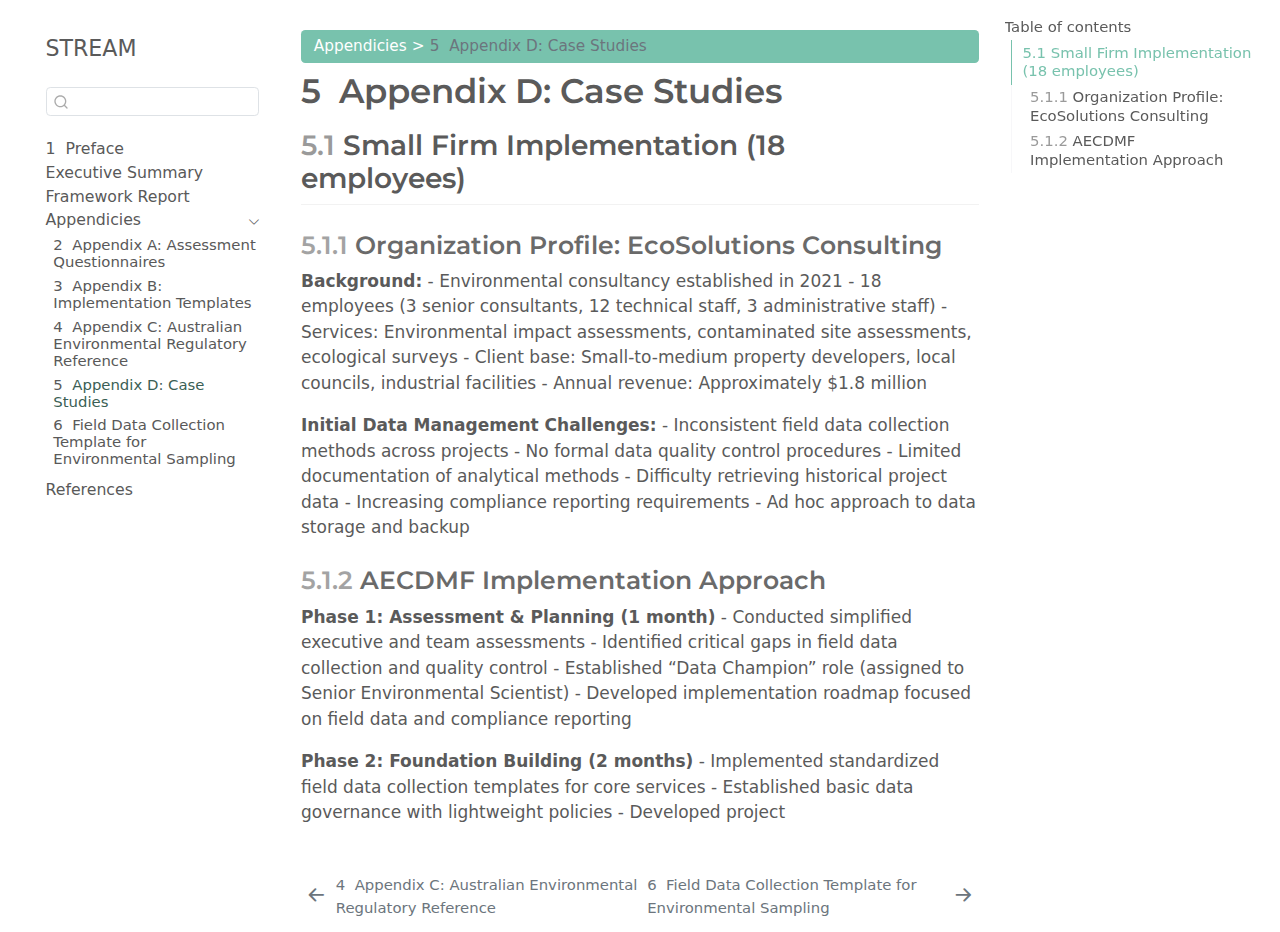
<file: _book/case-studies.html>
<!DOCTYPE html>
<html xmlns="http://www.w3.org/1999/xhtml" lang="en" xml:lang="en"><head>

<meta charset="utf-8">
<meta name="generator" content="quarto-1.6.37">

<meta name="viewport" content="width=device-width, initial-scale=1.0, user-scalable=yes">


<title>5&nbsp; Appendix D: Case Studies – STREAM</title>
<style>
code{white-space: pre-wrap;}
span.smallcaps{font-variant: small-caps;}
div.columns{display: flex; gap: min(4vw, 1.5em);}
div.column{flex: auto; overflow-x: auto;}
div.hanging-indent{margin-left: 1.5em; text-indent: -1.5em;}
ul.task-list{list-style: none;}
ul.task-list li input[type="checkbox"] {
  width: 0.8em;
  margin: 0 0.8em 0.2em -1em; /* quarto-specific, see https://github.com/quarto-dev/quarto-cli/issues/4556 */ 
  vertical-align: middle;
}
</style>


<script src="site_libs/quarto-nav/quarto-nav.js"></script>
<script src="site_libs/quarto-nav/headroom.min.js"></script>
<script src="site_libs/clipboard/clipboard.min.js"></script>
<script src="site_libs/quarto-search/autocomplete.umd.js"></script>
<script src="site_libs/quarto-search/fuse.min.js"></script>
<script src="site_libs/quarto-search/quarto-search.js"></script>
<meta name="quarto:offset" content="./">
<link href="./field-data-template.html" rel="next">
<link href="./regulatory-reference.html" rel="prev">
<script src="site_libs/quarto-html/quarto.js"></script>
<script src="site_libs/quarto-html/popper.min.js"></script>
<script src="site_libs/quarto-html/tippy.umd.min.js"></script>
<script src="site_libs/quarto-html/anchor.min.js"></script>
<link href="site_libs/quarto-html/tippy.css" rel="stylesheet">
<link href="site_libs/quarto-html/quarto-syntax-highlighting-29e2c20b02301cfff04dc8050bf30c7e.css" rel="stylesheet" id="quarto-text-highlighting-styles">
<script src="site_libs/bootstrap/bootstrap.min.js"></script>
<link href="site_libs/bootstrap/bootstrap-icons.css" rel="stylesheet">
<link href="site_libs/bootstrap/bootstrap-301b071a21cd99959bcfde38c2e024c6.min.css" rel="stylesheet" append-hash="true" id="quarto-bootstrap" data-mode="light">
<script id="quarto-search-options" type="application/json">{
  "location": "sidebar",
  "copy-button": false,
  "collapse-after": 3,
  "panel-placement": "start",
  "type": "textbox",
  "limit": 50,
  "keyboard-shortcut": [
    "f",
    "/",
    "s"
  ],
  "show-item-context": false,
  "language": {
    "search-no-results-text": "No results",
    "search-matching-documents-text": "matching documents",
    "search-copy-link-title": "Copy link to search",
    "search-hide-matches-text": "Hide additional matches",
    "search-more-match-text": "more match in this document",
    "search-more-matches-text": "more matches in this document",
    "search-clear-button-title": "Clear",
    "search-text-placeholder": "",
    "search-detached-cancel-button-title": "Cancel",
    "search-submit-button-title": "Submit",
    "search-label": "Search"
  }
}</script>


</head>

<body class="nav-sidebar floating">

<div id="quarto-search-results"></div>
  <header id="quarto-header" class="headroom fixed-top">
  <nav class="quarto-secondary-nav">
    <div class="container-fluid d-flex">
      <button type="button" class="quarto-btn-toggle btn" data-bs-toggle="collapse" role="button" data-bs-target=".quarto-sidebar-collapse-item" aria-controls="quarto-sidebar" aria-expanded="false" aria-label="Toggle sidebar navigation" onclick="if (window.quartoToggleHeadroom) { window.quartoToggleHeadroom(); }">
        <i class="bi bi-layout-text-sidebar-reverse"></i>
      </button>
        <nav class="quarto-page-breadcrumbs" aria-label="breadcrumb"><ol class="breadcrumb"><li class="breadcrumb-item"><a href="./assessment-questionnaires.html">Appendicies</a></li><li class="breadcrumb-item"><a href="./case-studies.html"><span class="chapter-number">5</span>&nbsp; <span class="chapter-title">Appendix D: Case Studies</span></a></li></ol></nav>
        <a class="flex-grow-1" role="navigation" data-bs-toggle="collapse" data-bs-target=".quarto-sidebar-collapse-item" aria-controls="quarto-sidebar" aria-expanded="false" aria-label="Toggle sidebar navigation" onclick="if (window.quartoToggleHeadroom) { window.quartoToggleHeadroom(); }">      
        </a>
      <button type="button" class="btn quarto-search-button" aria-label="Search" onclick="window.quartoOpenSearch();">
        <i class="bi bi-search"></i>
      </button>
    </div>
  </nav>
</header>
<!-- content -->
<div id="quarto-content" class="quarto-container page-columns page-rows-contents page-layout-article">
<!-- sidebar -->
  <nav id="quarto-sidebar" class="sidebar collapse collapse-horizontal quarto-sidebar-collapse-item sidebar-navigation floating overflow-auto">
    <div class="pt-lg-2 mt-2 text-left sidebar-header">
    <div class="sidebar-title mb-0 py-0">
      <a href="./">STREAM</a> 
    </div>
      </div>
        <div class="mt-2 flex-shrink-0 align-items-center">
        <div class="sidebar-search">
        <div id="quarto-search" class="" title="Search"></div>
        </div>
        </div>
    <div class="sidebar-menu-container"> 
    <ul class="list-unstyled mt-1">
        <li class="sidebar-item">
  <div class="sidebar-item-container"> 
  <a href="./index.html" class="sidebar-item-text sidebar-link">
 <span class="menu-text"><span class="chapter-number">1</span>&nbsp; <span class="chapter-title">Preface</span></span></a>
  </div>
</li>
        <li class="sidebar-item">
  <div class="sidebar-item-container"> 
  <a href="./executive-summary.html" class="sidebar-item-text sidebar-link">
 <span class="menu-text">Executive Summary</span></a>
  </div>
</li>
        <li class="sidebar-item">
  <div class="sidebar-item-container"> 
  <a href="./framework-report.html" class="sidebar-item-text sidebar-link">
 <span class="menu-text">Framework Report</span></a>
  </div>
</li>
        <li class="sidebar-item sidebar-item-section">
      <div class="sidebar-item-container"> 
            <a class="sidebar-item-text sidebar-link text-start" data-bs-toggle="collapse" data-bs-target="#quarto-sidebar-section-1" role="navigation" aria-expanded="true">
 <span class="menu-text">Appendicies</span></a>
          <a class="sidebar-item-toggle text-start" data-bs-toggle="collapse" data-bs-target="#quarto-sidebar-section-1" role="navigation" aria-expanded="true" aria-label="Toggle section">
            <i class="bi bi-chevron-right ms-2"></i>
          </a> 
      </div>
      <ul id="quarto-sidebar-section-1" class="collapse list-unstyled sidebar-section depth1 show">  
          <li class="sidebar-item">
  <div class="sidebar-item-container"> 
  <a href="./assessment-questionnaires.html" class="sidebar-item-text sidebar-link">
 <span class="menu-text"><span class="chapter-number">2</span>&nbsp; <span class="chapter-title">Appendix A: Assessment Questionnaires</span></span></a>
  </div>
</li>
          <li class="sidebar-item">
  <div class="sidebar-item-container"> 
  <a href="./implementation-templates.html" class="sidebar-item-text sidebar-link">
 <span class="menu-text"><span class="chapter-number">3</span>&nbsp; <span class="chapter-title">Appendix B: Implementation Templates</span></span></a>
  </div>
</li>
          <li class="sidebar-item">
  <div class="sidebar-item-container"> 
  <a href="./regulatory-reference.html" class="sidebar-item-text sidebar-link">
 <span class="menu-text"><span class="chapter-number">4</span>&nbsp; <span class="chapter-title">Appendix C: Australian Environmental Regulatory Reference</span></span></a>
  </div>
</li>
          <li class="sidebar-item">
  <div class="sidebar-item-container"> 
  <a href="./case-studies.html" class="sidebar-item-text sidebar-link active">
 <span class="menu-text"><span class="chapter-number">5</span>&nbsp; <span class="chapter-title">Appendix D: Case Studies</span></span></a>
  </div>
</li>
          <li class="sidebar-item">
  <div class="sidebar-item-container"> 
  <a href="./field-data-template.html" class="sidebar-item-text sidebar-link">
 <span class="menu-text"><span class="chapter-number">6</span>&nbsp; <span class="chapter-title">Field Data Collection Template for Environmental Sampling</span></span></a>
  </div>
</li>
      </ul>
  </li>
        <li class="sidebar-item">
  <div class="sidebar-item-container"> 
  <a href="./references.html" class="sidebar-item-text sidebar-link">
 <span class="menu-text">References</span></a>
  </div>
</li>
    </ul>
    </div>
</nav>
<div id="quarto-sidebar-glass" class="quarto-sidebar-collapse-item" data-bs-toggle="collapse" data-bs-target=".quarto-sidebar-collapse-item"></div>
<!-- margin-sidebar -->
    <div id="quarto-margin-sidebar" class="sidebar margin-sidebar">
        <nav id="TOC" role="doc-toc" class="toc-active">
    <h2 id="toc-title">Table of contents</h2>
   
  <ul>
  <li><a href="#small-firm-implementation-18-employees" id="toc-small-firm-implementation-18-employees" class="nav-link active" data-scroll-target="#small-firm-implementation-18-employees"><span class="header-section-number">5.1</span> Small Firm Implementation (18 employees)</a>
  <ul class="collapse">
  <li><a href="#organization-profile-ecosolutions-consulting" id="toc-organization-profile-ecosolutions-consulting" class="nav-link" data-scroll-target="#organization-profile-ecosolutions-consulting"><span class="header-section-number">5.1.1</span> Organization Profile: EcoSolutions Consulting</a></li>
  <li><a href="#aecdmf-implementation-approach" id="toc-aecdmf-implementation-approach" class="nav-link" data-scroll-target="#aecdmf-implementation-approach"><span class="header-section-number">5.1.2</span> AECDMF Implementation Approach</a></li>
  </ul></li>
  </ul>
</nav>
    </div>
<!-- main -->
<main class="content" id="quarto-document-content">

<header id="title-block-header" class="quarto-title-block default"><nav class="quarto-page-breadcrumbs quarto-title-breadcrumbs d-none d-lg-block" aria-label="breadcrumb"><ol class="breadcrumb"><li class="breadcrumb-item"><a href="./assessment-questionnaires.html">Appendicies</a></li><li class="breadcrumb-item"><a href="./case-studies.html"><span class="chapter-number">5</span>&nbsp; <span class="chapter-title">Appendix D: Case Studies</span></a></li></ol></nav>
<div class="quarto-title">
<h1 class="title"><span class="chapter-number">5</span>&nbsp; <span class="chapter-title">Appendix D: Case Studies</span></h1>
</div>



<div class="quarto-title-meta">

    
  
    
  </div>
  


</header>


<section id="small-firm-implementation-18-employees" class="level2" data-number="5.1">
<h2 data-number="5.1" class="anchored" data-anchor-id="small-firm-implementation-18-employees"><span class="header-section-number">5.1</span> Small Firm Implementation (18 employees)</h2>
<section id="organization-profile-ecosolutions-consulting" class="level3" data-number="5.1.1">
<h3 data-number="5.1.1" class="anchored" data-anchor-id="organization-profile-ecosolutions-consulting"><span class="header-section-number">5.1.1</span> Organization Profile: EcoSolutions Consulting</h3>
<p><strong>Background:</strong> - Environmental consultancy established in 2021 - 18 employees (3 senior consultants, 12 technical staff, 3 administrative staff) - Services: Environmental impact assessments, contaminated site assessments, ecological surveys - Client base: Small-to-medium property developers, local councils, industrial facilities - Annual revenue: Approximately $1.8 million</p>
<p><strong>Initial Data Management Challenges:</strong> - Inconsistent field data collection methods across projects - No formal data quality control procedures - Limited documentation of analytical methods - Difficulty retrieving historical project data - Increasing compliance reporting requirements - Ad hoc approach to data storage and backup</p>
</section>
<section id="aecdmf-implementation-approach" class="level3" data-number="5.1.2">
<h3 data-number="5.1.2" class="anchored" data-anchor-id="aecdmf-implementation-approach"><span class="header-section-number">5.1.2</span> AECDMF Implementation Approach</h3>
<p><strong>Phase 1: Assessment &amp; Planning (1 month)</strong> - Conducted simplified executive and team assessments - Identified critical gaps in field data collection and quality control - Established “Data Champion” role (assigned to Senior Environmental Scientist) - Developed implementation roadmap focused on field data and compliance reporting</p>
<p><strong>Phase 2: Foundation Building (2 months)</strong> - Implemented standardized field data collection templates for core services - Established basic data governance with lightweight policies - Developed project</p>


</section>
</section>

</main> <!-- /main -->
<script id="quarto-html-after-body" type="application/javascript">
window.document.addEventListener("DOMContentLoaded", function (event) {
  const toggleBodyColorMode = (bsSheetEl) => {
    const mode = bsSheetEl.getAttribute("data-mode");
    const bodyEl = window.document.querySelector("body");
    if (mode === "dark") {
      bodyEl.classList.add("quarto-dark");
      bodyEl.classList.remove("quarto-light");
    } else {
      bodyEl.classList.add("quarto-light");
      bodyEl.classList.remove("quarto-dark");
    }
  }
  const toggleBodyColorPrimary = () => {
    const bsSheetEl = window.document.querySelector("link#quarto-bootstrap");
    if (bsSheetEl) {
      toggleBodyColorMode(bsSheetEl);
    }
  }
  toggleBodyColorPrimary();  
  const icon = "";
  const anchorJS = new window.AnchorJS();
  anchorJS.options = {
    placement: 'right',
    icon: icon
  };
  anchorJS.add('.anchored');
  const isCodeAnnotation = (el) => {
    for (const clz of el.classList) {
      if (clz.startsWith('code-annotation-')) {                     
        return true;
      }
    }
    return false;
  }
  const onCopySuccess = function(e) {
    // button target
    const button = e.trigger;
    // don't keep focus
    button.blur();
    // flash "checked"
    button.classList.add('code-copy-button-checked');
    var currentTitle = button.getAttribute("title");
    button.setAttribute("title", "Copied!");
    let tooltip;
    if (window.bootstrap) {
      button.setAttribute("data-bs-toggle", "tooltip");
      button.setAttribute("data-bs-placement", "left");
      button.setAttribute("data-bs-title", "Copied!");
      tooltip = new bootstrap.Tooltip(button, 
        { trigger: "manual", 
          customClass: "code-copy-button-tooltip",
          offset: [0, -8]});
      tooltip.show();    
    }
    setTimeout(function() {
      if (tooltip) {
        tooltip.hide();
        button.removeAttribute("data-bs-title");
        button.removeAttribute("data-bs-toggle");
        button.removeAttribute("data-bs-placement");
      }
      button.setAttribute("title", currentTitle);
      button.classList.remove('code-copy-button-checked');
    }, 1000);
    // clear code selection
    e.clearSelection();
  }
  const getTextToCopy = function(trigger) {
      const codeEl = trigger.previousElementSibling.cloneNode(true);
      for (const childEl of codeEl.children) {
        if (isCodeAnnotation(childEl)) {
          childEl.remove();
        }
      }
      return codeEl.innerText;
  }
  const clipboard = new window.ClipboardJS('.code-copy-button:not([data-in-quarto-modal])', {
    text: getTextToCopy
  });
  clipboard.on('success', onCopySuccess);
  if (window.document.getElementById('quarto-embedded-source-code-modal')) {
    const clipboardModal = new window.ClipboardJS('.code-copy-button[data-in-quarto-modal]', {
      text: getTextToCopy,
      container: window.document.getElementById('quarto-embedded-source-code-modal')
    });
    clipboardModal.on('success', onCopySuccess);
  }
    var localhostRegex = new RegExp(/^(?:http|https):\/\/localhost\:?[0-9]*\//);
    var mailtoRegex = new RegExp(/^mailto:/);
      var filterRegex = new RegExp('/' + window.location.host + '/');
    var isInternal = (href) => {
        return filterRegex.test(href) || localhostRegex.test(href) || mailtoRegex.test(href);
    }
    // Inspect non-navigation links and adorn them if external
 	var links = window.document.querySelectorAll('a[href]:not(.nav-link):not(.navbar-brand):not(.toc-action):not(.sidebar-link):not(.sidebar-item-toggle):not(.pagination-link):not(.no-external):not([aria-hidden]):not(.dropdown-item):not(.quarto-navigation-tool):not(.about-link)');
    for (var i=0; i<links.length; i++) {
      const link = links[i];
      if (!isInternal(link.href)) {
        // undo the damage that might have been done by quarto-nav.js in the case of
        // links that we want to consider external
        if (link.dataset.originalHref !== undefined) {
          link.href = link.dataset.originalHref;
        }
      }
    }
  function tippyHover(el, contentFn, onTriggerFn, onUntriggerFn) {
    const config = {
      allowHTML: true,
      maxWidth: 500,
      delay: 100,
      arrow: false,
      appendTo: function(el) {
          return el.parentElement;
      },
      interactive: true,
      interactiveBorder: 10,
      theme: 'quarto',
      placement: 'bottom-start',
    };
    if (contentFn) {
      config.content = contentFn;
    }
    if (onTriggerFn) {
      config.onTrigger = onTriggerFn;
    }
    if (onUntriggerFn) {
      config.onUntrigger = onUntriggerFn;
    }
    window.tippy(el, config); 
  }
  const noterefs = window.document.querySelectorAll('a[role="doc-noteref"]');
  for (var i=0; i<noterefs.length; i++) {
    const ref = noterefs[i];
    tippyHover(ref, function() {
      // use id or data attribute instead here
      let href = ref.getAttribute('data-footnote-href') || ref.getAttribute('href');
      try { href = new URL(href).hash; } catch {}
      const id = href.replace(/^#\/?/, "");
      const note = window.document.getElementById(id);
      if (note) {
        return note.innerHTML;
      } else {
        return "";
      }
    });
  }
  const xrefs = window.document.querySelectorAll('a.quarto-xref');
  const processXRef = (id, note) => {
    // Strip column container classes
    const stripColumnClz = (el) => {
      el.classList.remove("page-full", "page-columns");
      if (el.children) {
        for (const child of el.children) {
          stripColumnClz(child);
        }
      }
    }
    stripColumnClz(note)
    if (id === null || id.startsWith('sec-')) {
      // Special case sections, only their first couple elements
      const container = document.createElement("div");
      if (note.children && note.children.length > 2) {
        container.appendChild(note.children[0].cloneNode(true));
        for (let i = 1; i < note.children.length; i++) {
          const child = note.children[i];
          if (child.tagName === "P" && child.innerText === "") {
            continue;
          } else {
            container.appendChild(child.cloneNode(true));
            break;
          }
        }
        if (window.Quarto?.typesetMath) {
          window.Quarto.typesetMath(container);
        }
        return container.innerHTML
      } else {
        if (window.Quarto?.typesetMath) {
          window.Quarto.typesetMath(note);
        }
        return note.innerHTML;
      }
    } else {
      // Remove any anchor links if they are present
      const anchorLink = note.querySelector('a.anchorjs-link');
      if (anchorLink) {
        anchorLink.remove();
      }
      if (window.Quarto?.typesetMath) {
        window.Quarto.typesetMath(note);
      }
      if (note.classList.contains("callout")) {
        return note.outerHTML;
      } else {
        return note.innerHTML;
      }
    }
  }
  for (var i=0; i<xrefs.length; i++) {
    const xref = xrefs[i];
    tippyHover(xref, undefined, function(instance) {
      instance.disable();
      let url = xref.getAttribute('href');
      let hash = undefined; 
      if (url.startsWith('#')) {
        hash = url;
      } else {
        try { hash = new URL(url).hash; } catch {}
      }
      if (hash) {
        const id = hash.replace(/^#\/?/, "");
        const note = window.document.getElementById(id);
        if (note !== null) {
          try {
            const html = processXRef(id, note.cloneNode(true));
            instance.setContent(html);
          } finally {
            instance.enable();
            instance.show();
          }
        } else {
          // See if we can fetch this
          fetch(url.split('#')[0])
          .then(res => res.text())
          .then(html => {
            const parser = new DOMParser();
            const htmlDoc = parser.parseFromString(html, "text/html");
            const note = htmlDoc.getElementById(id);
            if (note !== null) {
              const html = processXRef(id, note);
              instance.setContent(html);
            } 
          }).finally(() => {
            instance.enable();
            instance.show();
          });
        }
      } else {
        // See if we can fetch a full url (with no hash to target)
        // This is a special case and we should probably do some content thinning / targeting
        fetch(url)
        .then(res => res.text())
        .then(html => {
          const parser = new DOMParser();
          const htmlDoc = parser.parseFromString(html, "text/html");
          const note = htmlDoc.querySelector('main.content');
          if (note !== null) {
            // This should only happen for chapter cross references
            // (since there is no id in the URL)
            // remove the first header
            if (note.children.length > 0 && note.children[0].tagName === "HEADER") {
              note.children[0].remove();
            }
            const html = processXRef(null, note);
            instance.setContent(html);
          } 
        }).finally(() => {
          instance.enable();
          instance.show();
        });
      }
    }, function(instance) {
    });
  }
      let selectedAnnoteEl;
      const selectorForAnnotation = ( cell, annotation) => {
        let cellAttr = 'data-code-cell="' + cell + '"';
        let lineAttr = 'data-code-annotation="' +  annotation + '"';
        const selector = 'span[' + cellAttr + '][' + lineAttr + ']';
        return selector;
      }
      const selectCodeLines = (annoteEl) => {
        const doc = window.document;
        const targetCell = annoteEl.getAttribute("data-target-cell");
        const targetAnnotation = annoteEl.getAttribute("data-target-annotation");
        const annoteSpan = window.document.querySelector(selectorForAnnotation(targetCell, targetAnnotation));
        const lines = annoteSpan.getAttribute("data-code-lines").split(",");
        const lineIds = lines.map((line) => {
          return targetCell + "-" + line;
        })
        let top = null;
        let height = null;
        let parent = null;
        if (lineIds.length > 0) {
            //compute the position of the single el (top and bottom and make a div)
            const el = window.document.getElementById(lineIds[0]);
            top = el.offsetTop;
            height = el.offsetHeight;
            parent = el.parentElement.parentElement;
          if (lineIds.length > 1) {
            const lastEl = window.document.getElementById(lineIds[lineIds.length - 1]);
            const bottom = lastEl.offsetTop + lastEl.offsetHeight;
            height = bottom - top;
          }
          if (top !== null && height !== null && parent !== null) {
            // cook up a div (if necessary) and position it 
            let div = window.document.getElementById("code-annotation-line-highlight");
            if (div === null) {
              div = window.document.createElement("div");
              div.setAttribute("id", "code-annotation-line-highlight");
              div.style.position = 'absolute';
              parent.appendChild(div);
            }
            div.style.top = top - 2 + "px";
            div.style.height = height + 4 + "px";
            div.style.left = 0;
            let gutterDiv = window.document.getElementById("code-annotation-line-highlight-gutter");
            if (gutterDiv === null) {
              gutterDiv = window.document.createElement("div");
              gutterDiv.setAttribute("id", "code-annotation-line-highlight-gutter");
              gutterDiv.style.position = 'absolute';
              const codeCell = window.document.getElementById(targetCell);
              const gutter = codeCell.querySelector('.code-annotation-gutter');
              gutter.appendChild(gutterDiv);
            }
            gutterDiv.style.top = top - 2 + "px";
            gutterDiv.style.height = height + 4 + "px";
          }
          selectedAnnoteEl = annoteEl;
        }
      };
      const unselectCodeLines = () => {
        const elementsIds = ["code-annotation-line-highlight", "code-annotation-line-highlight-gutter"];
        elementsIds.forEach((elId) => {
          const div = window.document.getElementById(elId);
          if (div) {
            div.remove();
          }
        });
        selectedAnnoteEl = undefined;
      };
        // Handle positioning of the toggle
    window.addEventListener(
      "resize",
      throttle(() => {
        elRect = undefined;
        if (selectedAnnoteEl) {
          selectCodeLines(selectedAnnoteEl);
        }
      }, 10)
    );
    function throttle(fn, ms) {
    let throttle = false;
    let timer;
      return (...args) => {
        if(!throttle) { // first call gets through
            fn.apply(this, args);
            throttle = true;
        } else { // all the others get throttled
            if(timer) clearTimeout(timer); // cancel #2
            timer = setTimeout(() => {
              fn.apply(this, args);
              timer = throttle = false;
            }, ms);
        }
      };
    }
      // Attach click handler to the DT
      const annoteDls = window.document.querySelectorAll('dt[data-target-cell]');
      for (const annoteDlNode of annoteDls) {
        annoteDlNode.addEventListener('click', (event) => {
          const clickedEl = event.target;
          if (clickedEl !== selectedAnnoteEl) {
            unselectCodeLines();
            const activeEl = window.document.querySelector('dt[data-target-cell].code-annotation-active');
            if (activeEl) {
              activeEl.classList.remove('code-annotation-active');
            }
            selectCodeLines(clickedEl);
            clickedEl.classList.add('code-annotation-active');
          } else {
            // Unselect the line
            unselectCodeLines();
            clickedEl.classList.remove('code-annotation-active');
          }
        });
      }
  const findCites = (el) => {
    const parentEl = el.parentElement;
    if (parentEl) {
      const cites = parentEl.dataset.cites;
      if (cites) {
        return {
          el,
          cites: cites.split(' ')
        };
      } else {
        return findCites(el.parentElement)
      }
    } else {
      return undefined;
    }
  };
  var bibliorefs = window.document.querySelectorAll('a[role="doc-biblioref"]');
  for (var i=0; i<bibliorefs.length; i++) {
    const ref = bibliorefs[i];
    const citeInfo = findCites(ref);
    if (citeInfo) {
      tippyHover(citeInfo.el, function() {
        var popup = window.document.createElement('div');
        citeInfo.cites.forEach(function(cite) {
          var citeDiv = window.document.createElement('div');
          citeDiv.classList.add('hanging-indent');
          citeDiv.classList.add('csl-entry');
          var biblioDiv = window.document.getElementById('ref-' + cite);
          if (biblioDiv) {
            citeDiv.innerHTML = biblioDiv.innerHTML;
          }
          popup.appendChild(citeDiv);
        });
        return popup.innerHTML;
      });
    }
  }
});
</script>
<nav class="page-navigation">
  <div class="nav-page nav-page-previous">
      <a href="./regulatory-reference.html" class="pagination-link" aria-label="Appendix C: Australian Environmental Regulatory Reference">
        <i class="bi bi-arrow-left-short"></i> <span class="nav-page-text"><span class="chapter-number">4</span>&nbsp; <span class="chapter-title">Appendix C: Australian Environmental Regulatory Reference</span></span>
      </a>          
  </div>
  <div class="nav-page nav-page-next">
      <a href="./field-data-template.html" class="pagination-link" aria-label="Field Data Collection Template for Environmental Sampling">
        <span class="nav-page-text"><span class="chapter-number">6</span>&nbsp; <span class="chapter-title">Field Data Collection Template for Environmental Sampling</span></span> <i class="bi bi-arrow-right-short"></i>
      </a>
  </div>
</nav>
</div> <!-- /content -->




</body></html>
</file>
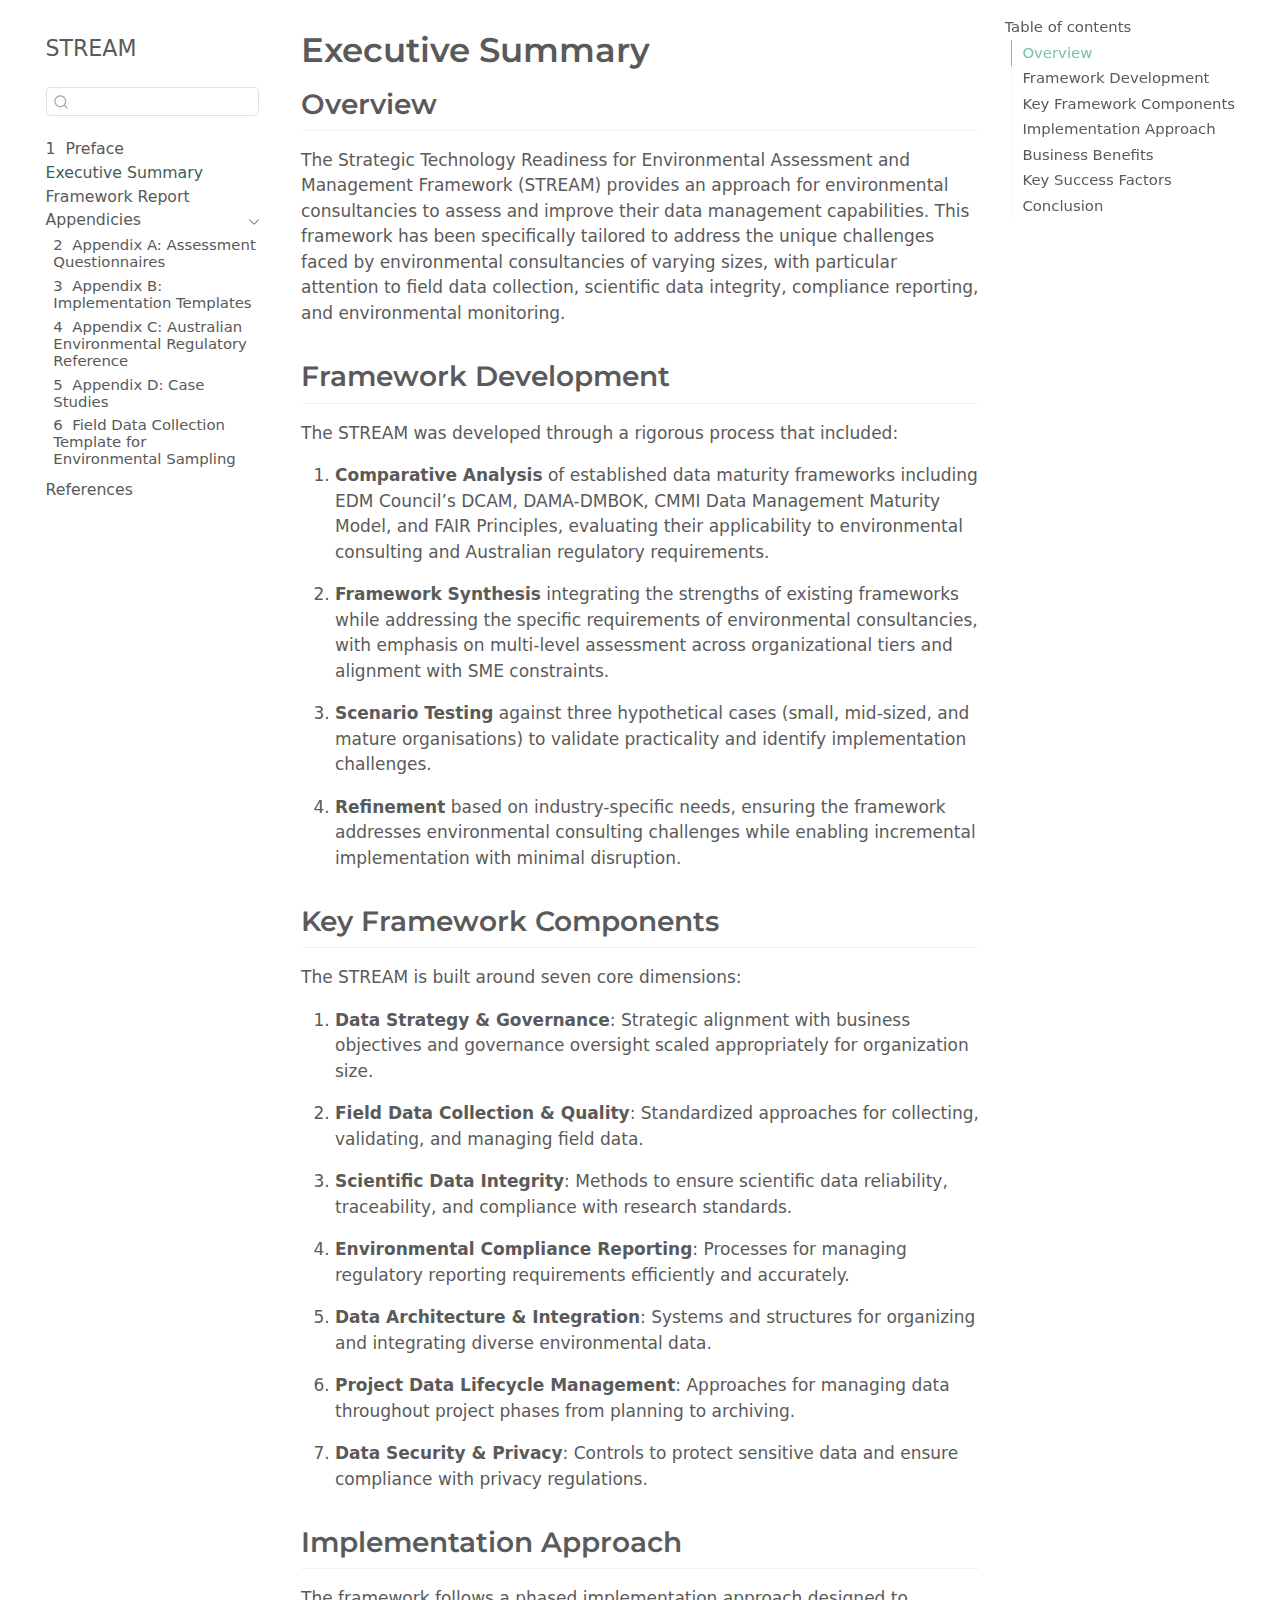
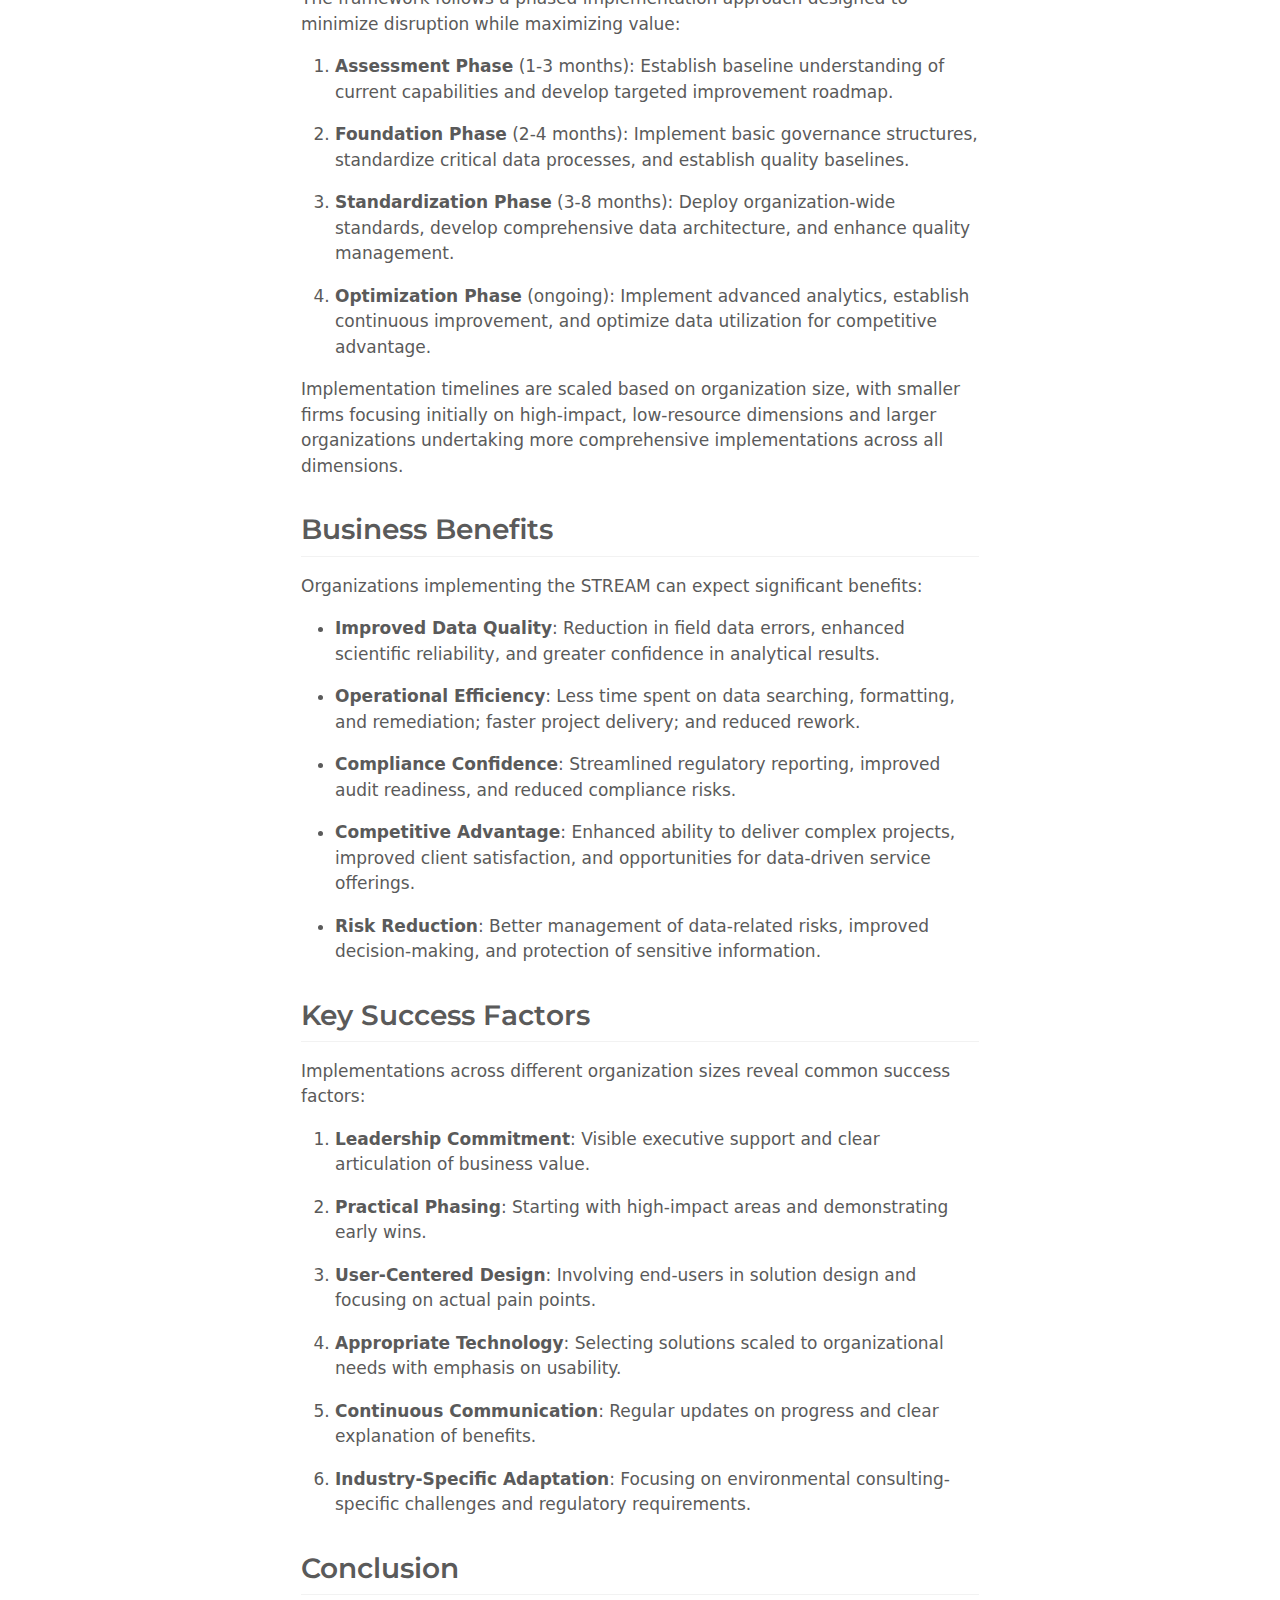
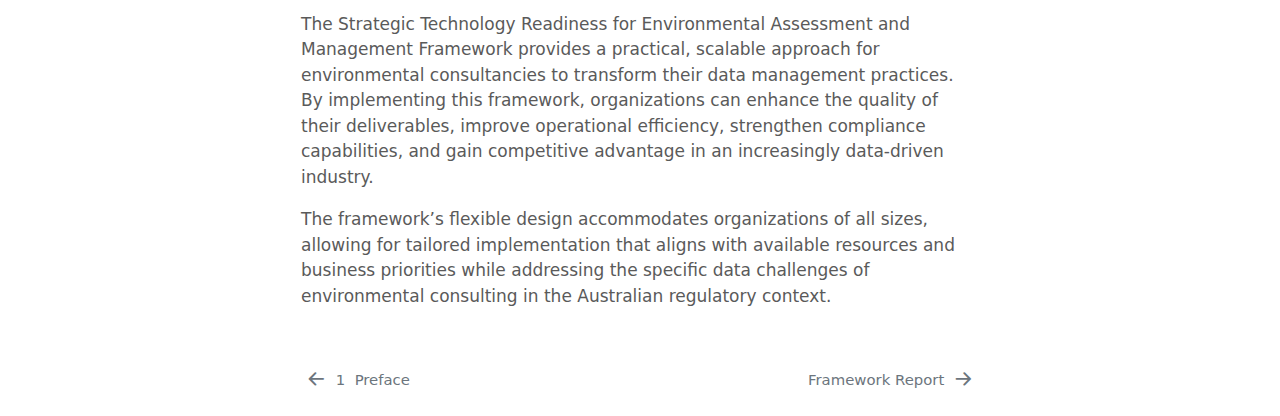
<file: _book/executive-summary.html>
<!DOCTYPE html>
<html xmlns="http://www.w3.org/1999/xhtml" lang="en" xml:lang="en"><head>

<meta charset="utf-8">
<meta name="generator" content="quarto-1.6.37">

<meta name="viewport" content="width=device-width, initial-scale=1.0, user-scalable=yes">


<title>Executive Summary – STREAM</title>
<style>
code{white-space: pre-wrap;}
span.smallcaps{font-variant: small-caps;}
div.columns{display: flex; gap: min(4vw, 1.5em);}
div.column{flex: auto; overflow-x: auto;}
div.hanging-indent{margin-left: 1.5em; text-indent: -1.5em;}
ul.task-list{list-style: none;}
ul.task-list li input[type="checkbox"] {
  width: 0.8em;
  margin: 0 0.8em 0.2em -1em; /* quarto-specific, see https://github.com/quarto-dev/quarto-cli/issues/4556 */ 
  vertical-align: middle;
}
</style>


<script src="site_libs/quarto-nav/quarto-nav.js"></script>
<script src="site_libs/quarto-nav/headroom.min.js"></script>
<script src="site_libs/clipboard/clipboard.min.js"></script>
<script src="site_libs/quarto-search/autocomplete.umd.js"></script>
<script src="site_libs/quarto-search/fuse.min.js"></script>
<script src="site_libs/quarto-search/quarto-search.js"></script>
<meta name="quarto:offset" content="./">
<link href="./framework-report.html" rel="next">
<link href="./index.html" rel="prev">
<script src="site_libs/quarto-html/quarto.js"></script>
<script src="site_libs/quarto-html/popper.min.js"></script>
<script src="site_libs/quarto-html/tippy.umd.min.js"></script>
<script src="site_libs/quarto-html/anchor.min.js"></script>
<link href="site_libs/quarto-html/tippy.css" rel="stylesheet">
<link href="site_libs/quarto-html/quarto-syntax-highlighting-29e2c20b02301cfff04dc8050bf30c7e.css" rel="stylesheet" id="quarto-text-highlighting-styles">
<script src="site_libs/bootstrap/bootstrap.min.js"></script>
<link href="site_libs/bootstrap/bootstrap-icons.css" rel="stylesheet">
<link href="site_libs/bootstrap/bootstrap-301b071a21cd99959bcfde38c2e024c6.min.css" rel="stylesheet" append-hash="true" id="quarto-bootstrap" data-mode="light">
<script id="quarto-search-options" type="application/json">{
  "location": "sidebar",
  "copy-button": false,
  "collapse-after": 3,
  "panel-placement": "start",
  "type": "textbox",
  "limit": 50,
  "keyboard-shortcut": [
    "f",
    "/",
    "s"
  ],
  "show-item-context": false,
  "language": {
    "search-no-results-text": "No results",
    "search-matching-documents-text": "matching documents",
    "search-copy-link-title": "Copy link to search",
    "search-hide-matches-text": "Hide additional matches",
    "search-more-match-text": "more match in this document",
    "search-more-matches-text": "more matches in this document",
    "search-clear-button-title": "Clear",
    "search-text-placeholder": "",
    "search-detached-cancel-button-title": "Cancel",
    "search-submit-button-title": "Submit",
    "search-label": "Search"
  }
}</script>


</head>

<body class="nav-sidebar floating">

<div id="quarto-search-results"></div>
  <header id="quarto-header" class="headroom fixed-top">
  <nav class="quarto-secondary-nav">
    <div class="container-fluid d-flex">
      <button type="button" class="quarto-btn-toggle btn" data-bs-toggle="collapse" role="button" data-bs-target=".quarto-sidebar-collapse-item" aria-controls="quarto-sidebar" aria-expanded="false" aria-label="Toggle sidebar navigation" onclick="if (window.quartoToggleHeadroom) { window.quartoToggleHeadroom(); }">
        <i class="bi bi-layout-text-sidebar-reverse"></i>
      </button>
        <nav class="quarto-page-breadcrumbs" aria-label="breadcrumb"><ol class="breadcrumb"><li class="breadcrumb-item"><a href="./executive-summary.html">Executive Summary</a></li></ol></nav>
        <a class="flex-grow-1" role="navigation" data-bs-toggle="collapse" data-bs-target=".quarto-sidebar-collapse-item" aria-controls="quarto-sidebar" aria-expanded="false" aria-label="Toggle sidebar navigation" onclick="if (window.quartoToggleHeadroom) { window.quartoToggleHeadroom(); }">      
        </a>
      <button type="button" class="btn quarto-search-button" aria-label="Search" onclick="window.quartoOpenSearch();">
        <i class="bi bi-search"></i>
      </button>
    </div>
  </nav>
</header>
<!-- content -->
<div id="quarto-content" class="quarto-container page-columns page-rows-contents page-layout-article">
<!-- sidebar -->
  <nav id="quarto-sidebar" class="sidebar collapse collapse-horizontal quarto-sidebar-collapse-item sidebar-navigation floating overflow-auto">
    <div class="pt-lg-2 mt-2 text-left sidebar-header">
    <div class="sidebar-title mb-0 py-0">
      <a href="./">STREAM</a> 
    </div>
      </div>
        <div class="mt-2 flex-shrink-0 align-items-center">
        <div class="sidebar-search">
        <div id="quarto-search" class="" title="Search"></div>
        </div>
        </div>
    <div class="sidebar-menu-container"> 
    <ul class="list-unstyled mt-1">
        <li class="sidebar-item">
  <div class="sidebar-item-container"> 
  <a href="./index.html" class="sidebar-item-text sidebar-link">
 <span class="menu-text"><span class="chapter-number">1</span>&nbsp; <span class="chapter-title">Preface</span></span></a>
  </div>
</li>
        <li class="sidebar-item">
  <div class="sidebar-item-container"> 
  <a href="./executive-summary.html" class="sidebar-item-text sidebar-link active">
 <span class="menu-text">Executive Summary</span></a>
  </div>
</li>
        <li class="sidebar-item">
  <div class="sidebar-item-container"> 
  <a href="./framework-report.html" class="sidebar-item-text sidebar-link">
 <span class="menu-text">Framework Report</span></a>
  </div>
</li>
        <li class="sidebar-item sidebar-item-section">
      <div class="sidebar-item-container"> 
            <a class="sidebar-item-text sidebar-link text-start" data-bs-toggle="collapse" data-bs-target="#quarto-sidebar-section-1" role="navigation" aria-expanded="true">
 <span class="menu-text">Appendicies</span></a>
          <a class="sidebar-item-toggle text-start" data-bs-toggle="collapse" data-bs-target="#quarto-sidebar-section-1" role="navigation" aria-expanded="true" aria-label="Toggle section">
            <i class="bi bi-chevron-right ms-2"></i>
          </a> 
      </div>
      <ul id="quarto-sidebar-section-1" class="collapse list-unstyled sidebar-section depth1 show">  
          <li class="sidebar-item">
  <div class="sidebar-item-container"> 
  <a href="./assessment-questionnaires.html" class="sidebar-item-text sidebar-link">
 <span class="menu-text"><span class="chapter-number">2</span>&nbsp; <span class="chapter-title">Appendix A: Assessment Questionnaires</span></span></a>
  </div>
</li>
          <li class="sidebar-item">
  <div class="sidebar-item-container"> 
  <a href="./implementation-templates.html" class="sidebar-item-text sidebar-link">
 <span class="menu-text"><span class="chapter-number">3</span>&nbsp; <span class="chapter-title">Appendix B: Implementation Templates</span></span></a>
  </div>
</li>
          <li class="sidebar-item">
  <div class="sidebar-item-container"> 
  <a href="./regulatory-reference.html" class="sidebar-item-text sidebar-link">
 <span class="menu-text"><span class="chapter-number">4</span>&nbsp; <span class="chapter-title">Appendix C: Australian Environmental Regulatory Reference</span></span></a>
  </div>
</li>
          <li class="sidebar-item">
  <div class="sidebar-item-container"> 
  <a href="./case-studies.html" class="sidebar-item-text sidebar-link">
 <span class="menu-text"><span class="chapter-number">5</span>&nbsp; <span class="chapter-title">Appendix D: Case Studies</span></span></a>
  </div>
</li>
          <li class="sidebar-item">
  <div class="sidebar-item-container"> 
  <a href="./field-data-template.html" class="sidebar-item-text sidebar-link">
 <span class="menu-text"><span class="chapter-number">6</span>&nbsp; <span class="chapter-title">Field Data Collection Template for Environmental Sampling</span></span></a>
  </div>
</li>
      </ul>
  </li>
        <li class="sidebar-item">
  <div class="sidebar-item-container"> 
  <a href="./references.html" class="sidebar-item-text sidebar-link">
 <span class="menu-text">References</span></a>
  </div>
</li>
    </ul>
    </div>
</nav>
<div id="quarto-sidebar-glass" class="quarto-sidebar-collapse-item" data-bs-toggle="collapse" data-bs-target=".quarto-sidebar-collapse-item"></div>
<!-- margin-sidebar -->
    <div id="quarto-margin-sidebar" class="sidebar margin-sidebar">
        <nav id="TOC" role="doc-toc" class="toc-active">
    <h2 id="toc-title">Table of contents</h2>
   
  <ul>
  <li><a href="#overview" id="toc-overview" class="nav-link active" data-scroll-target="#overview">Overview</a></li>
  <li><a href="#framework-development" id="toc-framework-development" class="nav-link" data-scroll-target="#framework-development">Framework Development</a></li>
  <li><a href="#key-framework-components" id="toc-key-framework-components" class="nav-link" data-scroll-target="#key-framework-components">Key Framework Components</a></li>
  <li><a href="#implementation-approach" id="toc-implementation-approach" class="nav-link" data-scroll-target="#implementation-approach">Implementation Approach</a></li>
  <li><a href="#business-benefits" id="toc-business-benefits" class="nav-link" data-scroll-target="#business-benefits">Business Benefits</a></li>
  <li><a href="#key-success-factors" id="toc-key-success-factors" class="nav-link" data-scroll-target="#key-success-factors">Key Success Factors</a></li>
  <li><a href="#conclusion" id="toc-conclusion" class="nav-link" data-scroll-target="#conclusion">Conclusion</a></li>
  </ul>
</nav>
    </div>
<!-- main -->
<main class="content" id="quarto-document-content">

<header id="title-block-header" class="quarto-title-block default">
<div class="quarto-title">
<h1 class="title">Executive Summary</h1>
</div>



<div class="quarto-title-meta">

    
  
    
  </div>
  


</header>


<section id="overview" class="level2">
<h2 class="anchored" data-anchor-id="overview">Overview</h2>
<p>The Strategic Technology Readiness for Environmental Assessment and Management Framework (STREAM) provides an approach for environmental consultancies to assess and improve their data management capabilities. This framework has been specifically tailored to address the unique challenges faced by environmental consultancies of varying sizes, with particular attention to field data collection, scientific data integrity, compliance reporting, and environmental monitoring.</p>
</section>
<section id="framework-development" class="level2">
<h2 class="anchored" data-anchor-id="framework-development">Framework Development</h2>
<p>The STREAM was developed through a rigorous process that included:</p>
<ol type="1">
<li><p><strong>Comparative Analysis</strong> of established data maturity frameworks including EDM Council’s DCAM, DAMA-DMBOK, CMMI Data Management Maturity Model, and FAIR Principles, evaluating their applicability to environmental consulting and Australian regulatory requirements.</p></li>
<li><p><strong>Framework Synthesis</strong> integrating the strengths of existing frameworks while addressing the specific requirements of environmental consultancies, with emphasis on multi-level assessment across organizational tiers and alignment with SME constraints.</p></li>
<li><p><strong>Scenario Testing</strong> against three hypothetical cases (small, mid-sized, and mature organisations) to validate practicality and identify implementation challenges.</p></li>
<li><p><strong>Refinement</strong> based on industry-specific needs, ensuring the framework addresses environmental consulting challenges while enabling incremental implementation with minimal disruption.</p></li>
</ol>
</section>
<section id="key-framework-components" class="level2">
<h2 class="anchored" data-anchor-id="key-framework-components">Key Framework Components</h2>
<p>The STREAM is built around seven core dimensions:</p>
<ol type="1">
<li><p><strong>Data Strategy &amp; Governance</strong>: Strategic alignment with business objectives and governance oversight scaled appropriately for organization size.</p></li>
<li><p><strong>Field Data Collection &amp; Quality</strong>: Standardized approaches for collecting, validating, and managing field data.</p></li>
<li><p><strong>Scientific Data Integrity</strong>: Methods to ensure scientific data reliability, traceability, and compliance with research standards.</p></li>
<li><p><strong>Environmental Compliance Reporting</strong>: Processes for managing regulatory reporting requirements efficiently and accurately.</p></li>
<li><p><strong>Data Architecture &amp; Integration</strong>: Systems and structures for organizing and integrating diverse environmental data.</p></li>
<li><p><strong>Project Data Lifecycle Management</strong>: Approaches for managing data throughout project phases from planning to archiving.</p></li>
<li><p><strong>Data Security &amp; Privacy</strong>: Controls to protect sensitive data and ensure compliance with privacy regulations.</p></li>
</ol>
</section>
<section id="implementation-approach" class="level2">
<h2 class="anchored" data-anchor-id="implementation-approach">Implementation Approach</h2>
<p>The framework follows a phased implementation approach designed to minimize disruption while maximizing value:</p>
<ol type="1">
<li><p><strong>Assessment Phase</strong> (1-3 months): Establish baseline understanding of current capabilities and develop targeted improvement roadmap.</p></li>
<li><p><strong>Foundation Phase</strong> (2-4 months): Implement basic governance structures, standardize critical data processes, and establish quality baselines.</p></li>
<li><p><strong>Standardization Phase</strong> (3-8 months): Deploy organization-wide standards, develop comprehensive data architecture, and enhance quality management.</p></li>
<li><p><strong>Optimization Phase</strong> (ongoing): Implement advanced analytics, establish continuous improvement, and optimize data utilization for competitive advantage.</p></li>
</ol>
<p>Implementation timelines are scaled based on organization size, with smaller firms focusing initially on high-impact, low-resource dimensions and larger organizations undertaking more comprehensive implementations across all dimensions.</p>
</section>
<section id="business-benefits" class="level2">
<h2 class="anchored" data-anchor-id="business-benefits">Business Benefits</h2>
<p>Organizations implementing the STREAM can expect significant benefits:</p>
<ul>
<li><p><strong>Improved Data Quality</strong>: Reduction in field data errors, enhanced scientific reliability, and greater confidence in analytical results.</p></li>
<li><p><strong>Operational Efficiency</strong>: Less time spent on data searching, formatting, and remediation; faster project delivery; and reduced rework.</p></li>
<li><p><strong>Compliance Confidence</strong>: Streamlined regulatory reporting, improved audit readiness, and reduced compliance risks.</p></li>
<li><p><strong>Competitive Advantage</strong>: Enhanced ability to deliver complex projects, improved client satisfaction, and opportunities for data-driven service offerings.</p></li>
<li><p><strong>Risk Reduction</strong>: Better management of data-related risks, improved decision-making, and protection of sensitive information.</p></li>
</ul>
</section>
<section id="key-success-factors" class="level2">
<h2 class="anchored" data-anchor-id="key-success-factors">Key Success Factors</h2>
<p>Implementations across different organization sizes reveal common success factors:</p>
<ol type="1">
<li><p><strong>Leadership Commitment</strong>: Visible executive support and clear articulation of business value.</p></li>
<li><p><strong>Practical Phasing</strong>: Starting with high-impact areas and demonstrating early wins.</p></li>
<li><p><strong>User-Centered Design</strong>: Involving end-users in solution design and focusing on actual pain points.</p></li>
<li><p><strong>Appropriate Technology</strong>: Selecting solutions scaled to organizational needs with emphasis on usability.</p></li>
<li><p><strong>Continuous Communication</strong>: Regular updates on progress and clear explanation of benefits.</p></li>
<li><p><strong>Industry-Specific Adaptation</strong>: Focusing on environmental consulting-specific challenges and regulatory requirements.</p></li>
</ol>
</section>
<section id="conclusion" class="level2">
<h2 class="anchored" data-anchor-id="conclusion">Conclusion</h2>
<p>The Strategic Technology Readiness for Environmental Assessment and Management Framework provides a practical, scalable approach for environmental consultancies to transform their data management practices. By implementing this framework, organizations can enhance the quality of their deliverables, improve operational efficiency, strengthen compliance capabilities, and gain competitive advantage in an increasingly data-driven industry.</p>
<p>The framework’s flexible design accommodates organizations of all sizes, allowing for tailored implementation that aligns with available resources and business priorities while addressing the specific data challenges of environmental consulting in the Australian regulatory context.</p>


</section>

</main> <!-- /main -->
<script id="quarto-html-after-body" type="application/javascript">
window.document.addEventListener("DOMContentLoaded", function (event) {
  const toggleBodyColorMode = (bsSheetEl) => {
    const mode = bsSheetEl.getAttribute("data-mode");
    const bodyEl = window.document.querySelector("body");
    if (mode === "dark") {
      bodyEl.classList.add("quarto-dark");
      bodyEl.classList.remove("quarto-light");
    } else {
      bodyEl.classList.add("quarto-light");
      bodyEl.classList.remove("quarto-dark");
    }
  }
  const toggleBodyColorPrimary = () => {
    const bsSheetEl = window.document.querySelector("link#quarto-bootstrap");
    if (bsSheetEl) {
      toggleBodyColorMode(bsSheetEl);
    }
  }
  toggleBodyColorPrimary();  
  const icon = "";
  const anchorJS = new window.AnchorJS();
  anchorJS.options = {
    placement: 'right',
    icon: icon
  };
  anchorJS.add('.anchored');
  const isCodeAnnotation = (el) => {
    for (const clz of el.classList) {
      if (clz.startsWith('code-annotation-')) {                     
        return true;
      }
    }
    return false;
  }
  const onCopySuccess = function(e) {
    // button target
    const button = e.trigger;
    // don't keep focus
    button.blur();
    // flash "checked"
    button.classList.add('code-copy-button-checked');
    var currentTitle = button.getAttribute("title");
    button.setAttribute("title", "Copied!");
    let tooltip;
    if (window.bootstrap) {
      button.setAttribute("data-bs-toggle", "tooltip");
      button.setAttribute("data-bs-placement", "left");
      button.setAttribute("data-bs-title", "Copied!");
      tooltip = new bootstrap.Tooltip(button, 
        { trigger: "manual", 
          customClass: "code-copy-button-tooltip",
          offset: [0, -8]});
      tooltip.show();    
    }
    setTimeout(function() {
      if (tooltip) {
        tooltip.hide();
        button.removeAttribute("data-bs-title");
        button.removeAttribute("data-bs-toggle");
        button.removeAttribute("data-bs-placement");
      }
      button.setAttribute("title", currentTitle);
      button.classList.remove('code-copy-button-checked');
    }, 1000);
    // clear code selection
    e.clearSelection();
  }
  const getTextToCopy = function(trigger) {
      const codeEl = trigger.previousElementSibling.cloneNode(true);
      for (const childEl of codeEl.children) {
        if (isCodeAnnotation(childEl)) {
          childEl.remove();
        }
      }
      return codeEl.innerText;
  }
  const clipboard = new window.ClipboardJS('.code-copy-button:not([data-in-quarto-modal])', {
    text: getTextToCopy
  });
  clipboard.on('success', onCopySuccess);
  if (window.document.getElementById('quarto-embedded-source-code-modal')) {
    const clipboardModal = new window.ClipboardJS('.code-copy-button[data-in-quarto-modal]', {
      text: getTextToCopy,
      container: window.document.getElementById('quarto-embedded-source-code-modal')
    });
    clipboardModal.on('success', onCopySuccess);
  }
    var localhostRegex = new RegExp(/^(?:http|https):\/\/localhost\:?[0-9]*\//);
    var mailtoRegex = new RegExp(/^mailto:/);
      var filterRegex = new RegExp('/' + window.location.host + '/');
    var isInternal = (href) => {
        return filterRegex.test(href) || localhostRegex.test(href) || mailtoRegex.test(href);
    }
    // Inspect non-navigation links and adorn them if external
 	var links = window.document.querySelectorAll('a[href]:not(.nav-link):not(.navbar-brand):not(.toc-action):not(.sidebar-link):not(.sidebar-item-toggle):not(.pagination-link):not(.no-external):not([aria-hidden]):not(.dropdown-item):not(.quarto-navigation-tool):not(.about-link)');
    for (var i=0; i<links.length; i++) {
      const link = links[i];
      if (!isInternal(link.href)) {
        // undo the damage that might have been done by quarto-nav.js in the case of
        // links that we want to consider external
        if (link.dataset.originalHref !== undefined) {
          link.href = link.dataset.originalHref;
        }
      }
    }
  function tippyHover(el, contentFn, onTriggerFn, onUntriggerFn) {
    const config = {
      allowHTML: true,
      maxWidth: 500,
      delay: 100,
      arrow: false,
      appendTo: function(el) {
          return el.parentElement;
      },
      interactive: true,
      interactiveBorder: 10,
      theme: 'quarto',
      placement: 'bottom-start',
    };
    if (contentFn) {
      config.content = contentFn;
    }
    if (onTriggerFn) {
      config.onTrigger = onTriggerFn;
    }
    if (onUntriggerFn) {
      config.onUntrigger = onUntriggerFn;
    }
    window.tippy(el, config); 
  }
  const noterefs = window.document.querySelectorAll('a[role="doc-noteref"]');
  for (var i=0; i<noterefs.length; i++) {
    const ref = noterefs[i];
    tippyHover(ref, function() {
      // use id or data attribute instead here
      let href = ref.getAttribute('data-footnote-href') || ref.getAttribute('href');
      try { href = new URL(href).hash; } catch {}
      const id = href.replace(/^#\/?/, "");
      const note = window.document.getElementById(id);
      if (note) {
        return note.innerHTML;
      } else {
        return "";
      }
    });
  }
  const xrefs = window.document.querySelectorAll('a.quarto-xref');
  const processXRef = (id, note) => {
    // Strip column container classes
    const stripColumnClz = (el) => {
      el.classList.remove("page-full", "page-columns");
      if (el.children) {
        for (const child of el.children) {
          stripColumnClz(child);
        }
      }
    }
    stripColumnClz(note)
    if (id === null || id.startsWith('sec-')) {
      // Special case sections, only their first couple elements
      const container = document.createElement("div");
      if (note.children && note.children.length > 2) {
        container.appendChild(note.children[0].cloneNode(true));
        for (let i = 1; i < note.children.length; i++) {
          const child = note.children[i];
          if (child.tagName === "P" && child.innerText === "") {
            continue;
          } else {
            container.appendChild(child.cloneNode(true));
            break;
          }
        }
        if (window.Quarto?.typesetMath) {
          window.Quarto.typesetMath(container);
        }
        return container.innerHTML
      } else {
        if (window.Quarto?.typesetMath) {
          window.Quarto.typesetMath(note);
        }
        return note.innerHTML;
      }
    } else {
      // Remove any anchor links if they are present
      const anchorLink = note.querySelector('a.anchorjs-link');
      if (anchorLink) {
        anchorLink.remove();
      }
      if (window.Quarto?.typesetMath) {
        window.Quarto.typesetMath(note);
      }
      if (note.classList.contains("callout")) {
        return note.outerHTML;
      } else {
        return note.innerHTML;
      }
    }
  }
  for (var i=0; i<xrefs.length; i++) {
    const xref = xrefs[i];
    tippyHover(xref, undefined, function(instance) {
      instance.disable();
      let url = xref.getAttribute('href');
      let hash = undefined; 
      if (url.startsWith('#')) {
        hash = url;
      } else {
        try { hash = new URL(url).hash; } catch {}
      }
      if (hash) {
        const id = hash.replace(/^#\/?/, "");
        const note = window.document.getElementById(id);
        if (note !== null) {
          try {
            const html = processXRef(id, note.cloneNode(true));
            instance.setContent(html);
          } finally {
            instance.enable();
            instance.show();
          }
        } else {
          // See if we can fetch this
          fetch(url.split('#')[0])
          .then(res => res.text())
          .then(html => {
            const parser = new DOMParser();
            const htmlDoc = parser.parseFromString(html, "text/html");
            const note = htmlDoc.getElementById(id);
            if (note !== null) {
              const html = processXRef(id, note);
              instance.setContent(html);
            } 
          }).finally(() => {
            instance.enable();
            instance.show();
          });
        }
      } else {
        // See if we can fetch a full url (with no hash to target)
        // This is a special case and we should probably do some content thinning / targeting
        fetch(url)
        .then(res => res.text())
        .then(html => {
          const parser = new DOMParser();
          const htmlDoc = parser.parseFromString(html, "text/html");
          const note = htmlDoc.querySelector('main.content');
          if (note !== null) {
            // This should only happen for chapter cross references
            // (since there is no id in the URL)
            // remove the first header
            if (note.children.length > 0 && note.children[0].tagName === "HEADER") {
              note.children[0].remove();
            }
            const html = processXRef(null, note);
            instance.setContent(html);
          } 
        }).finally(() => {
          instance.enable();
          instance.show();
        });
      }
    }, function(instance) {
    });
  }
      let selectedAnnoteEl;
      const selectorForAnnotation = ( cell, annotation) => {
        let cellAttr = 'data-code-cell="' + cell + '"';
        let lineAttr = 'data-code-annotation="' +  annotation + '"';
        const selector = 'span[' + cellAttr + '][' + lineAttr + ']';
        return selector;
      }
      const selectCodeLines = (annoteEl) => {
        const doc = window.document;
        const targetCell = annoteEl.getAttribute("data-target-cell");
        const targetAnnotation = annoteEl.getAttribute("data-target-annotation");
        const annoteSpan = window.document.querySelector(selectorForAnnotation(targetCell, targetAnnotation));
        const lines = annoteSpan.getAttribute("data-code-lines").split(",");
        const lineIds = lines.map((line) => {
          return targetCell + "-" + line;
        })
        let top = null;
        let height = null;
        let parent = null;
        if (lineIds.length > 0) {
            //compute the position of the single el (top and bottom and make a div)
            const el = window.document.getElementById(lineIds[0]);
            top = el.offsetTop;
            height = el.offsetHeight;
            parent = el.parentElement.parentElement;
          if (lineIds.length > 1) {
            const lastEl = window.document.getElementById(lineIds[lineIds.length - 1]);
            const bottom = lastEl.offsetTop + lastEl.offsetHeight;
            height = bottom - top;
          }
          if (top !== null && height !== null && parent !== null) {
            // cook up a div (if necessary) and position it 
            let div = window.document.getElementById("code-annotation-line-highlight");
            if (div === null) {
              div = window.document.createElement("div");
              div.setAttribute("id", "code-annotation-line-highlight");
              div.style.position = 'absolute';
              parent.appendChild(div);
            }
            div.style.top = top - 2 + "px";
            div.style.height = height + 4 + "px";
            div.style.left = 0;
            let gutterDiv = window.document.getElementById("code-annotation-line-highlight-gutter");
            if (gutterDiv === null) {
              gutterDiv = window.document.createElement("div");
              gutterDiv.setAttribute("id", "code-annotation-line-highlight-gutter");
              gutterDiv.style.position = 'absolute';
              const codeCell = window.document.getElementById(targetCell);
              const gutter = codeCell.querySelector('.code-annotation-gutter');
              gutter.appendChild(gutterDiv);
            }
            gutterDiv.style.top = top - 2 + "px";
            gutterDiv.style.height = height + 4 + "px";
          }
          selectedAnnoteEl = annoteEl;
        }
      };
      const unselectCodeLines = () => {
        const elementsIds = ["code-annotation-line-highlight", "code-annotation-line-highlight-gutter"];
        elementsIds.forEach((elId) => {
          const div = window.document.getElementById(elId);
          if (div) {
            div.remove();
          }
        });
        selectedAnnoteEl = undefined;
      };
        // Handle positioning of the toggle
    window.addEventListener(
      "resize",
      throttle(() => {
        elRect = undefined;
        if (selectedAnnoteEl) {
          selectCodeLines(selectedAnnoteEl);
        }
      }, 10)
    );
    function throttle(fn, ms) {
    let throttle = false;
    let timer;
      return (...args) => {
        if(!throttle) { // first call gets through
            fn.apply(this, args);
            throttle = true;
        } else { // all the others get throttled
            if(timer) clearTimeout(timer); // cancel #2
            timer = setTimeout(() => {
              fn.apply(this, args);
              timer = throttle = false;
            }, ms);
        }
      };
    }
      // Attach click handler to the DT
      const annoteDls = window.document.querySelectorAll('dt[data-target-cell]');
      for (const annoteDlNode of annoteDls) {
        annoteDlNode.addEventListener('click', (event) => {
          const clickedEl = event.target;
          if (clickedEl !== selectedAnnoteEl) {
            unselectCodeLines();
            const activeEl = window.document.querySelector('dt[data-target-cell].code-annotation-active');
            if (activeEl) {
              activeEl.classList.remove('code-annotation-active');
            }
            selectCodeLines(clickedEl);
            clickedEl.classList.add('code-annotation-active');
          } else {
            // Unselect the line
            unselectCodeLines();
            clickedEl.classList.remove('code-annotation-active');
          }
        });
      }
  const findCites = (el) => {
    const parentEl = el.parentElement;
    if (parentEl) {
      const cites = parentEl.dataset.cites;
      if (cites) {
        return {
          el,
          cites: cites.split(' ')
        };
      } else {
        return findCites(el.parentElement)
      }
    } else {
      return undefined;
    }
  };
  var bibliorefs = window.document.querySelectorAll('a[role="doc-biblioref"]');
  for (var i=0; i<bibliorefs.length; i++) {
    const ref = bibliorefs[i];
    const citeInfo = findCites(ref);
    if (citeInfo) {
      tippyHover(citeInfo.el, function() {
        var popup = window.document.createElement('div');
        citeInfo.cites.forEach(function(cite) {
          var citeDiv = window.document.createElement('div');
          citeDiv.classList.add('hanging-indent');
          citeDiv.classList.add('csl-entry');
          var biblioDiv = window.document.getElementById('ref-' + cite);
          if (biblioDiv) {
            citeDiv.innerHTML = biblioDiv.innerHTML;
          }
          popup.appendChild(citeDiv);
        });
        return popup.innerHTML;
      });
    }
  }
});
</script>
<nav class="page-navigation">
  <div class="nav-page nav-page-previous">
      <a href="./index.html" class="pagination-link" aria-label="Preface">
        <i class="bi bi-arrow-left-short"></i> <span class="nav-page-text"><span class="chapter-number">1</span>&nbsp; <span class="chapter-title">Preface</span></span>
      </a>          
  </div>
  <div class="nav-page nav-page-next">
      <a href="./framework-report.html" class="pagination-link" aria-label="Framework Report">
        <span class="nav-page-text">Framework Report</span> <i class="bi bi-arrow-right-short"></i>
      </a>
  </div>
</nav>
</div> <!-- /content -->




</body></html>
</file>
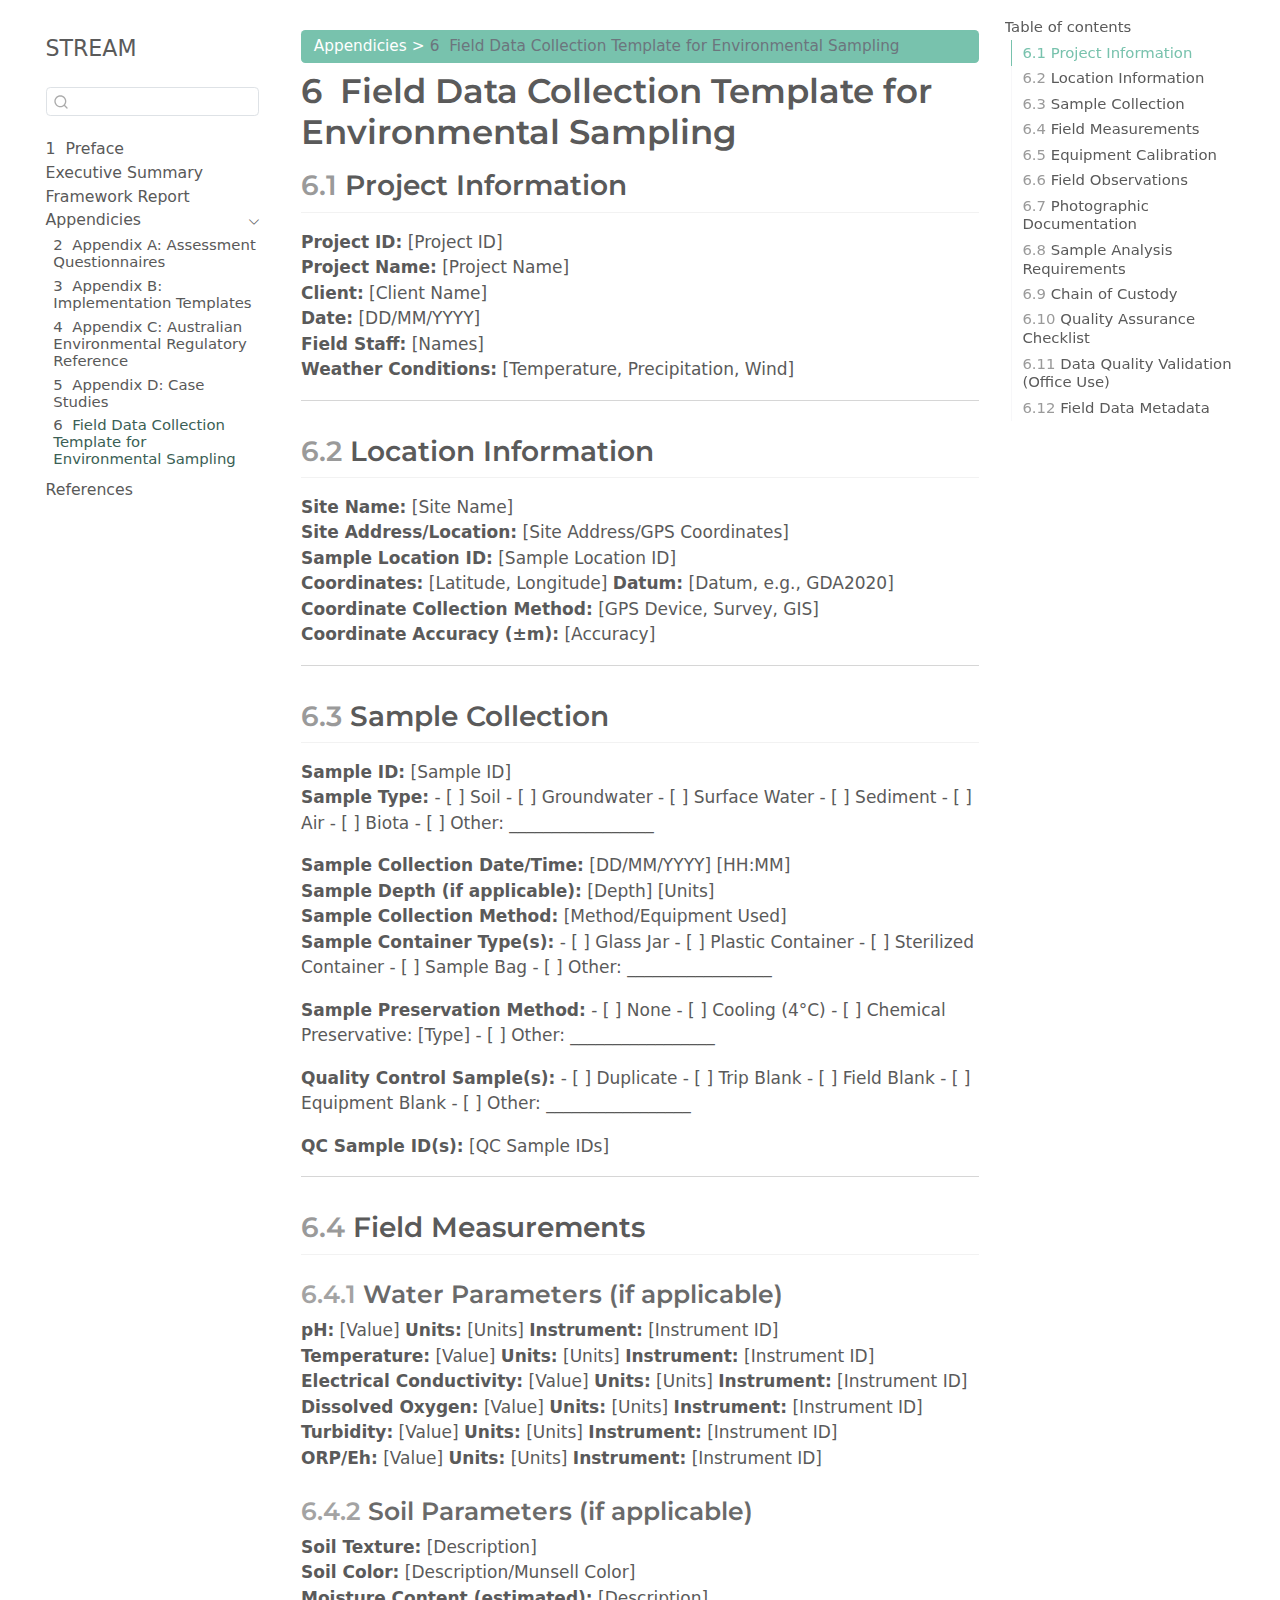
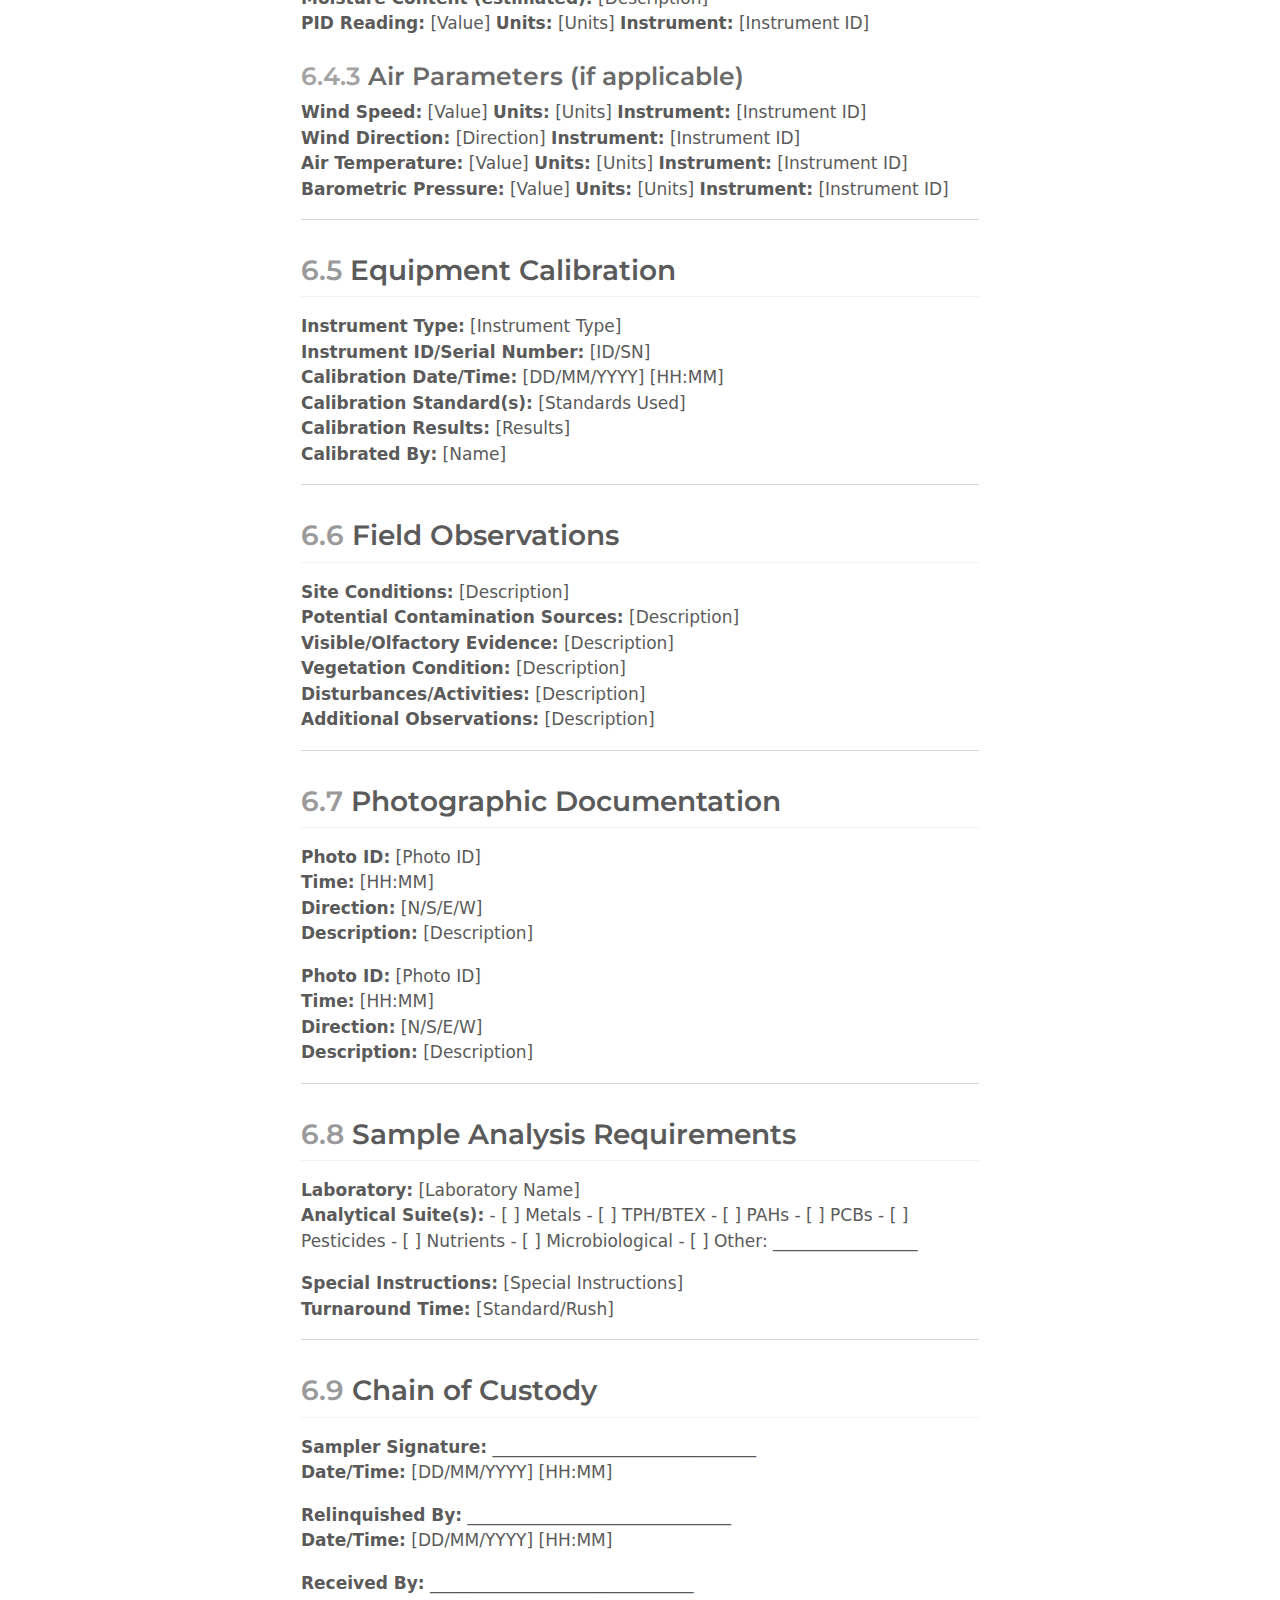
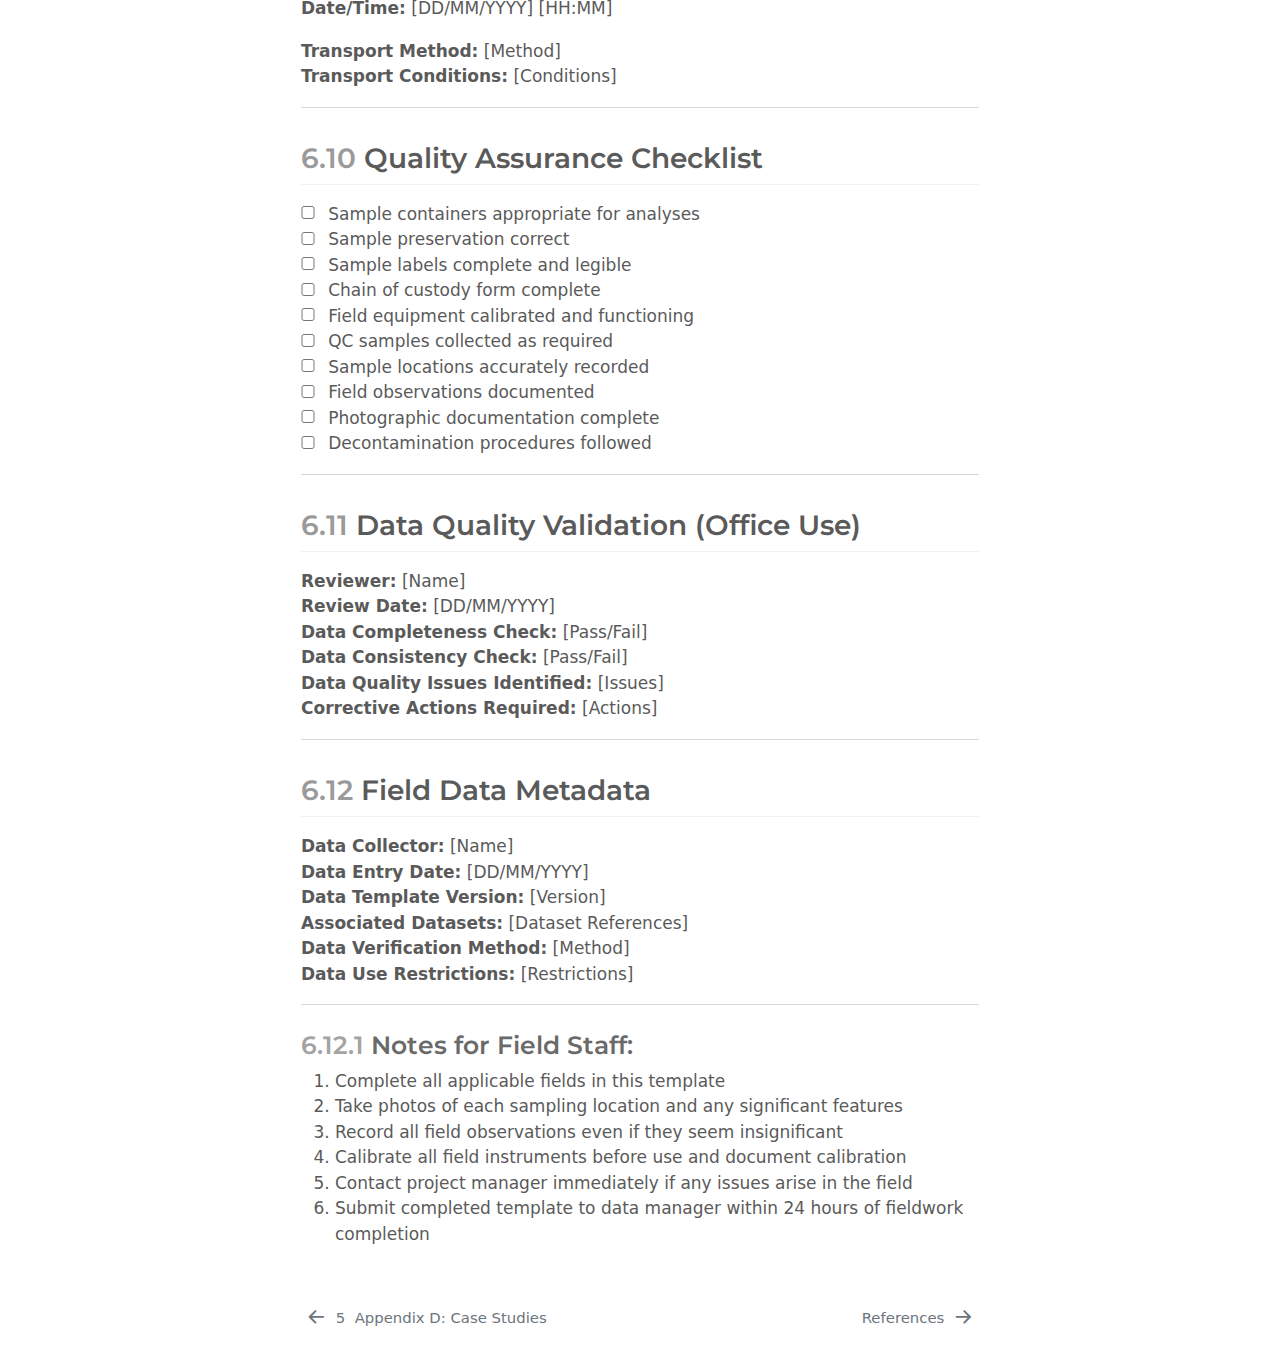
<file: _book/field-data-template.html>
<!DOCTYPE html>
<html xmlns="http://www.w3.org/1999/xhtml" lang="en" xml:lang="en"><head>

<meta charset="utf-8">
<meta name="generator" content="quarto-1.6.37">

<meta name="viewport" content="width=device-width, initial-scale=1.0, user-scalable=yes">


<title>6&nbsp; Field Data Collection Template for Environmental Sampling – STREAM</title>
<style>
code{white-space: pre-wrap;}
span.smallcaps{font-variant: small-caps;}
div.columns{display: flex; gap: min(4vw, 1.5em);}
div.column{flex: auto; overflow-x: auto;}
div.hanging-indent{margin-left: 1.5em; text-indent: -1.5em;}
ul.task-list{list-style: none;}
ul.task-list li input[type="checkbox"] {
  width: 0.8em;
  margin: 0 0.8em 0.2em -1em; /* quarto-specific, see https://github.com/quarto-dev/quarto-cli/issues/4556 */ 
  vertical-align: middle;
}
</style>


<script src="site_libs/quarto-nav/quarto-nav.js"></script>
<script src="site_libs/quarto-nav/headroom.min.js"></script>
<script src="site_libs/clipboard/clipboard.min.js"></script>
<script src="site_libs/quarto-search/autocomplete.umd.js"></script>
<script src="site_libs/quarto-search/fuse.min.js"></script>
<script src="site_libs/quarto-search/quarto-search.js"></script>
<meta name="quarto:offset" content="./">
<link href="./references.html" rel="next">
<link href="./case-studies.html" rel="prev">
<script src="site_libs/quarto-html/quarto.js"></script>
<script src="site_libs/quarto-html/popper.min.js"></script>
<script src="site_libs/quarto-html/tippy.umd.min.js"></script>
<script src="site_libs/quarto-html/anchor.min.js"></script>
<link href="site_libs/quarto-html/tippy.css" rel="stylesheet">
<link href="site_libs/quarto-html/quarto-syntax-highlighting-29e2c20b02301cfff04dc8050bf30c7e.css" rel="stylesheet" id="quarto-text-highlighting-styles">
<script src="site_libs/bootstrap/bootstrap.min.js"></script>
<link href="site_libs/bootstrap/bootstrap-icons.css" rel="stylesheet">
<link href="site_libs/bootstrap/bootstrap-301b071a21cd99959bcfde38c2e024c6.min.css" rel="stylesheet" append-hash="true" id="quarto-bootstrap" data-mode="light">
<script id="quarto-search-options" type="application/json">{
  "location": "sidebar",
  "copy-button": false,
  "collapse-after": 3,
  "panel-placement": "start",
  "type": "textbox",
  "limit": 50,
  "keyboard-shortcut": [
    "f",
    "/",
    "s"
  ],
  "show-item-context": false,
  "language": {
    "search-no-results-text": "No results",
    "search-matching-documents-text": "matching documents",
    "search-copy-link-title": "Copy link to search",
    "search-hide-matches-text": "Hide additional matches",
    "search-more-match-text": "more match in this document",
    "search-more-matches-text": "more matches in this document",
    "search-clear-button-title": "Clear",
    "search-text-placeholder": "",
    "search-detached-cancel-button-title": "Cancel",
    "search-submit-button-title": "Submit",
    "search-label": "Search"
  }
}</script>


</head>

<body class="nav-sidebar floating">

<div id="quarto-search-results"></div>
  <header id="quarto-header" class="headroom fixed-top">
  <nav class="quarto-secondary-nav">
    <div class="container-fluid d-flex">
      <button type="button" class="quarto-btn-toggle btn" data-bs-toggle="collapse" role="button" data-bs-target=".quarto-sidebar-collapse-item" aria-controls="quarto-sidebar" aria-expanded="false" aria-label="Toggle sidebar navigation" onclick="if (window.quartoToggleHeadroom) { window.quartoToggleHeadroom(); }">
        <i class="bi bi-layout-text-sidebar-reverse"></i>
      </button>
        <nav class="quarto-page-breadcrumbs" aria-label="breadcrumb"><ol class="breadcrumb"><li class="breadcrumb-item"><a href="./assessment-questionnaires.html">Appendicies</a></li><li class="breadcrumb-item"><a href="./field-data-template.html"><span class="chapter-number">6</span>&nbsp; <span class="chapter-title">Field Data Collection Template for Environmental Sampling</span></a></li></ol></nav>
        <a class="flex-grow-1" role="navigation" data-bs-toggle="collapse" data-bs-target=".quarto-sidebar-collapse-item" aria-controls="quarto-sidebar" aria-expanded="false" aria-label="Toggle sidebar navigation" onclick="if (window.quartoToggleHeadroom) { window.quartoToggleHeadroom(); }">      
        </a>
      <button type="button" class="btn quarto-search-button" aria-label="Search" onclick="window.quartoOpenSearch();">
        <i class="bi bi-search"></i>
      </button>
    </div>
  </nav>
</header>
<!-- content -->
<div id="quarto-content" class="quarto-container page-columns page-rows-contents page-layout-article">
<!-- sidebar -->
  <nav id="quarto-sidebar" class="sidebar collapse collapse-horizontal quarto-sidebar-collapse-item sidebar-navigation floating overflow-auto">
    <div class="pt-lg-2 mt-2 text-left sidebar-header">
    <div class="sidebar-title mb-0 py-0">
      <a href="./">STREAM</a> 
    </div>
      </div>
        <div class="mt-2 flex-shrink-0 align-items-center">
        <div class="sidebar-search">
        <div id="quarto-search" class="" title="Search"></div>
        </div>
        </div>
    <div class="sidebar-menu-container"> 
    <ul class="list-unstyled mt-1">
        <li class="sidebar-item">
  <div class="sidebar-item-container"> 
  <a href="./index.html" class="sidebar-item-text sidebar-link">
 <span class="menu-text"><span class="chapter-number">1</span>&nbsp; <span class="chapter-title">Preface</span></span></a>
  </div>
</li>
        <li class="sidebar-item">
  <div class="sidebar-item-container"> 
  <a href="./executive-summary.html" class="sidebar-item-text sidebar-link">
 <span class="menu-text">Executive Summary</span></a>
  </div>
</li>
        <li class="sidebar-item">
  <div class="sidebar-item-container"> 
  <a href="./framework-report.html" class="sidebar-item-text sidebar-link">
 <span class="menu-text">Framework Report</span></a>
  </div>
</li>
        <li class="sidebar-item sidebar-item-section">
      <div class="sidebar-item-container"> 
            <a class="sidebar-item-text sidebar-link text-start" data-bs-toggle="collapse" data-bs-target="#quarto-sidebar-section-1" role="navigation" aria-expanded="true">
 <span class="menu-text">Appendicies</span></a>
          <a class="sidebar-item-toggle text-start" data-bs-toggle="collapse" data-bs-target="#quarto-sidebar-section-1" role="navigation" aria-expanded="true" aria-label="Toggle section">
            <i class="bi bi-chevron-right ms-2"></i>
          </a> 
      </div>
      <ul id="quarto-sidebar-section-1" class="collapse list-unstyled sidebar-section depth1 show">  
          <li class="sidebar-item">
  <div class="sidebar-item-container"> 
  <a href="./assessment-questionnaires.html" class="sidebar-item-text sidebar-link">
 <span class="menu-text"><span class="chapter-number">2</span>&nbsp; <span class="chapter-title">Appendix A: Assessment Questionnaires</span></span></a>
  </div>
</li>
          <li class="sidebar-item">
  <div class="sidebar-item-container"> 
  <a href="./implementation-templates.html" class="sidebar-item-text sidebar-link">
 <span class="menu-text"><span class="chapter-number">3</span>&nbsp; <span class="chapter-title">Appendix B: Implementation Templates</span></span></a>
  </div>
</li>
          <li class="sidebar-item">
  <div class="sidebar-item-container"> 
  <a href="./regulatory-reference.html" class="sidebar-item-text sidebar-link">
 <span class="menu-text"><span class="chapter-number">4</span>&nbsp; <span class="chapter-title">Appendix C: Australian Environmental Regulatory Reference</span></span></a>
  </div>
</li>
          <li class="sidebar-item">
  <div class="sidebar-item-container"> 
  <a href="./case-studies.html" class="sidebar-item-text sidebar-link">
 <span class="menu-text"><span class="chapter-number">5</span>&nbsp; <span class="chapter-title">Appendix D: Case Studies</span></span></a>
  </div>
</li>
          <li class="sidebar-item">
  <div class="sidebar-item-container"> 
  <a href="./field-data-template.html" class="sidebar-item-text sidebar-link active">
 <span class="menu-text"><span class="chapter-number">6</span>&nbsp; <span class="chapter-title">Field Data Collection Template for Environmental Sampling</span></span></a>
  </div>
</li>
      </ul>
  </li>
        <li class="sidebar-item">
  <div class="sidebar-item-container"> 
  <a href="./references.html" class="sidebar-item-text sidebar-link">
 <span class="menu-text">References</span></a>
  </div>
</li>
    </ul>
    </div>
</nav>
<div id="quarto-sidebar-glass" class="quarto-sidebar-collapse-item" data-bs-toggle="collapse" data-bs-target=".quarto-sidebar-collapse-item"></div>
<!-- margin-sidebar -->
    <div id="quarto-margin-sidebar" class="sidebar margin-sidebar">
        <nav id="TOC" role="doc-toc" class="toc-active">
    <h2 id="toc-title">Table of contents</h2>
   
  <ul>
  <li><a href="#project-information" id="toc-project-information" class="nav-link active" data-scroll-target="#project-information"><span class="header-section-number">6.1</span> Project Information</a></li>
  <li><a href="#location-information" id="toc-location-information" class="nav-link" data-scroll-target="#location-information"><span class="header-section-number">6.2</span> Location Information</a></li>
  <li><a href="#sample-collection" id="toc-sample-collection" class="nav-link" data-scroll-target="#sample-collection"><span class="header-section-number">6.3</span> Sample Collection</a></li>
  <li><a href="#field-measurements" id="toc-field-measurements" class="nav-link" data-scroll-target="#field-measurements"><span class="header-section-number">6.4</span> Field Measurements</a>
  <ul class="collapse">
  <li><a href="#water-parameters-if-applicable" id="toc-water-parameters-if-applicable" class="nav-link" data-scroll-target="#water-parameters-if-applicable"><span class="header-section-number">6.4.1</span> Water Parameters (if applicable)</a></li>
  <li><a href="#soil-parameters-if-applicable" id="toc-soil-parameters-if-applicable" class="nav-link" data-scroll-target="#soil-parameters-if-applicable"><span class="header-section-number">6.4.2</span> Soil Parameters (if applicable)</a></li>
  <li><a href="#air-parameters-if-applicable" id="toc-air-parameters-if-applicable" class="nav-link" data-scroll-target="#air-parameters-if-applicable"><span class="header-section-number">6.4.3</span> Air Parameters (if applicable)</a></li>
  </ul></li>
  <li><a href="#equipment-calibration" id="toc-equipment-calibration" class="nav-link" data-scroll-target="#equipment-calibration"><span class="header-section-number">6.5</span> Equipment Calibration</a></li>
  <li><a href="#field-observations" id="toc-field-observations" class="nav-link" data-scroll-target="#field-observations"><span class="header-section-number">6.6</span> Field Observations</a></li>
  <li><a href="#photographic-documentation" id="toc-photographic-documentation" class="nav-link" data-scroll-target="#photographic-documentation"><span class="header-section-number">6.7</span> Photographic Documentation</a></li>
  <li><a href="#sample-analysis-requirements" id="toc-sample-analysis-requirements" class="nav-link" data-scroll-target="#sample-analysis-requirements"><span class="header-section-number">6.8</span> Sample Analysis Requirements</a></li>
  <li><a href="#chain-of-custody" id="toc-chain-of-custody" class="nav-link" data-scroll-target="#chain-of-custody"><span class="header-section-number">6.9</span> Chain of Custody</a></li>
  <li><a href="#quality-assurance-checklist" id="toc-quality-assurance-checklist" class="nav-link" data-scroll-target="#quality-assurance-checklist"><span class="header-section-number">6.10</span> Quality Assurance Checklist</a></li>
  <li><a href="#data-quality-validation-office-use" id="toc-data-quality-validation-office-use" class="nav-link" data-scroll-target="#data-quality-validation-office-use"><span class="header-section-number">6.11</span> Data Quality Validation (Office Use)</a></li>
  <li><a href="#field-data-metadata" id="toc-field-data-metadata" class="nav-link" data-scroll-target="#field-data-metadata"><span class="header-section-number">6.12</span> Field Data Metadata</a>
  <ul class="collapse">
  <li><a href="#notes-for-field-staff" id="toc-notes-for-field-staff" class="nav-link" data-scroll-target="#notes-for-field-staff"><span class="header-section-number">6.12.1</span> Notes for Field Staff:</a></li>
  </ul></li>
  </ul>
</nav>
    </div>
<!-- main -->
<main class="content" id="quarto-document-content">

<header id="title-block-header" class="quarto-title-block default"><nav class="quarto-page-breadcrumbs quarto-title-breadcrumbs d-none d-lg-block" aria-label="breadcrumb"><ol class="breadcrumb"><li class="breadcrumb-item"><a href="./assessment-questionnaires.html">Appendicies</a></li><li class="breadcrumb-item"><a href="./field-data-template.html"><span class="chapter-number">6</span>&nbsp; <span class="chapter-title">Field Data Collection Template for Environmental Sampling</span></a></li></ol></nav>
<div class="quarto-title">
<h1 class="title"><span class="chapter-number">6</span>&nbsp; <span class="chapter-title">Field Data Collection Template for Environmental Sampling</span></h1>
</div>



<div class="quarto-title-meta">

    
  
    
  </div>
  


</header>


<section id="project-information" class="level2" data-number="6.1">
<h2 data-number="6.1" class="anchored" data-anchor-id="project-information"><span class="header-section-number">6.1</span> Project Information</h2>
<p><strong>Project ID:</strong> [Project ID]<br>
<strong>Project Name:</strong> [Project Name]<br>
<strong>Client:</strong> [Client Name]<br>
<strong>Date:</strong> [DD/MM/YYYY]<br>
<strong>Field Staff:</strong> [Names]<br>
<strong>Weather Conditions:</strong> [Temperature, Precipitation, Wind]</p>
<hr>
</section>
<section id="location-information" class="level2" data-number="6.2">
<h2 data-number="6.2" class="anchored" data-anchor-id="location-information"><span class="header-section-number">6.2</span> Location Information</h2>
<p><strong>Site Name:</strong> [Site Name]<br>
<strong>Site Address/Location:</strong> [Site Address/GPS Coordinates]<br>
<strong>Sample Location ID:</strong> [Sample Location ID]<br>
<strong>Coordinates:</strong> [Latitude, Longitude] <strong>Datum:</strong> [Datum, e.g., GDA2020]<br>
<strong>Coordinate Collection Method:</strong> [GPS Device, Survey, GIS]<br>
<strong>Coordinate Accuracy (±m):</strong> [Accuracy]</p>
<hr>
</section>
<section id="sample-collection" class="level2" data-number="6.3">
<h2 data-number="6.3" class="anchored" data-anchor-id="sample-collection"><span class="header-section-number">6.3</span> Sample Collection</h2>
<p><strong>Sample ID:</strong> [Sample ID]<br>
<strong>Sample Type:</strong> - [ ] Soil - [ ] Groundwater - [ ] Surface Water - [ ] Sediment - [ ] Air - [ ] Biota - [ ] Other: _________________</p>
<p><strong>Sample Collection Date/Time:</strong> [DD/MM/YYYY] [HH:MM]<br>
<strong>Sample Depth (if applicable):</strong> [Depth] [Units]<br>
<strong>Sample Collection Method:</strong> [Method/Equipment Used]<br>
<strong>Sample Container Type(s):</strong> - [ ] Glass Jar - [ ] Plastic Container - [ ] Sterilized Container - [ ] Sample Bag - [ ] Other: _________________</p>
<p><strong>Sample Preservation Method:</strong> - [ ] None - [ ] Cooling (4°C) - [ ] Chemical Preservative: [Type] - [ ] Other: _________________</p>
<p><strong>Quality Control Sample(s):</strong> - [ ] Duplicate - [ ] Trip Blank - [ ] Field Blank - [ ] Equipment Blank - [ ] Other: _________________</p>
<p><strong>QC Sample ID(s):</strong> [QC Sample IDs]</p>
<hr>
</section>
<section id="field-measurements" class="level2" data-number="6.4">
<h2 data-number="6.4" class="anchored" data-anchor-id="field-measurements"><span class="header-section-number">6.4</span> Field Measurements</h2>
<section id="water-parameters-if-applicable" class="level3" data-number="6.4.1">
<h3 data-number="6.4.1" class="anchored" data-anchor-id="water-parameters-if-applicable"><span class="header-section-number">6.4.1</span> Water Parameters (if applicable)</h3>
<p><strong>pH:</strong> [Value] <strong>Units:</strong> [Units] <strong>Instrument:</strong> [Instrument ID]<br>
<strong>Temperature:</strong> [Value] <strong>Units:</strong> [Units] <strong>Instrument:</strong> [Instrument ID]<br>
<strong>Electrical Conductivity:</strong> [Value] <strong>Units:</strong> [Units] <strong>Instrument:</strong> [Instrument ID]<br>
<strong>Dissolved Oxygen:</strong> [Value] <strong>Units:</strong> [Units] <strong>Instrument:</strong> [Instrument ID]<br>
<strong>Turbidity:</strong> [Value] <strong>Units:</strong> [Units] <strong>Instrument:</strong> [Instrument ID]<br>
<strong>ORP/Eh:</strong> [Value] <strong>Units:</strong> [Units] <strong>Instrument:</strong> [Instrument ID]</p>
</section>
<section id="soil-parameters-if-applicable" class="level3" data-number="6.4.2">
<h3 data-number="6.4.2" class="anchored" data-anchor-id="soil-parameters-if-applicable"><span class="header-section-number">6.4.2</span> Soil Parameters (if applicable)</h3>
<p><strong>Soil Texture:</strong> [Description]<br>
<strong>Soil Color:</strong> [Description/Munsell Color]<br>
<strong>Moisture Content (estimated):</strong> [Description]<br>
<strong>PID Reading:</strong> [Value] <strong>Units:</strong> [Units] <strong>Instrument:</strong> [Instrument ID]</p>
</section>
<section id="air-parameters-if-applicable" class="level3" data-number="6.4.3">
<h3 data-number="6.4.3" class="anchored" data-anchor-id="air-parameters-if-applicable"><span class="header-section-number">6.4.3</span> Air Parameters (if applicable)</h3>
<p><strong>Wind Speed:</strong> [Value] <strong>Units:</strong> [Units] <strong>Instrument:</strong> [Instrument ID]<br>
<strong>Wind Direction:</strong> [Direction] <strong>Instrument:</strong> [Instrument ID]<br>
<strong>Air Temperature:</strong> [Value] <strong>Units:</strong> [Units] <strong>Instrument:</strong> [Instrument ID]<br>
<strong>Barometric Pressure:</strong> [Value] <strong>Units:</strong> [Units] <strong>Instrument:</strong> [Instrument ID]</p>
<hr>
</section>
</section>
<section id="equipment-calibration" class="level2" data-number="6.5">
<h2 data-number="6.5" class="anchored" data-anchor-id="equipment-calibration"><span class="header-section-number">6.5</span> Equipment Calibration</h2>
<p><strong>Instrument Type:</strong> [Instrument Type]<br>
<strong>Instrument ID/Serial Number:</strong> [ID/SN]<br>
<strong>Calibration Date/Time:</strong> [DD/MM/YYYY] [HH:MM]<br>
<strong>Calibration Standard(s):</strong> [Standards Used]<br>
<strong>Calibration Results:</strong> [Results]<br>
<strong>Calibrated By:</strong> [Name]</p>
<hr>
</section>
<section id="field-observations" class="level2" data-number="6.6">
<h2 data-number="6.6" class="anchored" data-anchor-id="field-observations"><span class="header-section-number">6.6</span> Field Observations</h2>
<p><strong>Site Conditions:</strong> [Description]<br>
<strong>Potential Contamination Sources:</strong> [Description]<br>
<strong>Visible/Olfactory Evidence:</strong> [Description]<br>
<strong>Vegetation Condition:</strong> [Description]<br>
<strong>Disturbances/Activities:</strong> [Description]<br>
<strong>Additional Observations:</strong> [Description]</p>
<hr>
</section>
<section id="photographic-documentation" class="level2" data-number="6.7">
<h2 data-number="6.7" class="anchored" data-anchor-id="photographic-documentation"><span class="header-section-number">6.7</span> Photographic Documentation</h2>
<p><strong>Photo ID:</strong> [Photo ID]<br>
<strong>Time:</strong> [HH:MM]<br>
<strong>Direction:</strong> [N/S/E/W]<br>
<strong>Description:</strong> [Description]</p>
<p><strong>Photo ID:</strong> [Photo ID]<br>
<strong>Time:</strong> [HH:MM]<br>
<strong>Direction:</strong> [N/S/E/W]<br>
<strong>Description:</strong> [Description]</p>
<hr>
</section>
<section id="sample-analysis-requirements" class="level2" data-number="6.8">
<h2 data-number="6.8" class="anchored" data-anchor-id="sample-analysis-requirements"><span class="header-section-number">6.8</span> Sample Analysis Requirements</h2>
<p><strong>Laboratory:</strong> [Laboratory Name]<br>
<strong>Analytical Suite(s):</strong> - [ ] Metals - [ ] TPH/BTEX - [ ] PAHs - [ ] PCBs - [ ] Pesticides - [ ] Nutrients - [ ] Microbiological - [ ] Other: _________________</p>
<p><strong>Special Instructions:</strong> [Special Instructions]<br>
<strong>Turnaround Time:</strong> [Standard/Rush]</p>
<hr>
</section>
<section id="chain-of-custody" class="level2" data-number="6.9">
<h2 data-number="6.9" class="anchored" data-anchor-id="chain-of-custody"><span class="header-section-number">6.9</span> Chain of Custody</h2>
<p><strong>Sampler Signature:</strong> _______________________________<br>
<strong>Date/Time:</strong> [DD/MM/YYYY] [HH:MM]</p>
<p><strong>Relinquished By:</strong> _______________________________<br>
<strong>Date/Time:</strong> [DD/MM/YYYY] [HH:MM]</p>
<p><strong>Received By:</strong> _______________________________<br>
<strong>Date/Time:</strong> [DD/MM/YYYY] [HH:MM]</p>
<p><strong>Transport Method:</strong> [Method]<br>
<strong>Transport Conditions:</strong> [Conditions]</p>
<hr>
</section>
<section id="quality-assurance-checklist" class="level2" data-number="6.10">
<h2 data-number="6.10" class="anchored" data-anchor-id="quality-assurance-checklist"><span class="header-section-number">6.10</span> Quality Assurance Checklist</h2>
<ul class="task-list">
<li><label><input type="checkbox">Sample containers appropriate for analyses</label></li>
<li><label><input type="checkbox">Sample preservation correct</label></li>
<li><label><input type="checkbox">Sample labels complete and legible</label></li>
<li><label><input type="checkbox">Chain of custody form complete</label></li>
<li><label><input type="checkbox">Field equipment calibrated and functioning</label></li>
<li><label><input type="checkbox">QC samples collected as required</label></li>
<li><label><input type="checkbox">Sample locations accurately recorded</label></li>
<li><label><input type="checkbox">Field observations documented</label></li>
<li><label><input type="checkbox">Photographic documentation complete</label></li>
<li><label><input type="checkbox">Decontamination procedures followed</label></li>
</ul>
<hr>
</section>
<section id="data-quality-validation-office-use" class="level2" data-number="6.11">
<h2 data-number="6.11" class="anchored" data-anchor-id="data-quality-validation-office-use"><span class="header-section-number">6.11</span> Data Quality Validation (Office Use)</h2>
<p><strong>Reviewer:</strong> [Name]<br>
<strong>Review Date:</strong> [DD/MM/YYYY]<br>
<strong>Data Completeness Check:</strong> [Pass/Fail]<br>
<strong>Data Consistency Check:</strong> [Pass/Fail]<br>
<strong>Data Quality Issues Identified:</strong> [Issues]<br>
<strong>Corrective Actions Required:</strong> [Actions]</p>
<hr>
</section>
<section id="field-data-metadata" class="level2" data-number="6.12">
<h2 data-number="6.12" class="anchored" data-anchor-id="field-data-metadata"><span class="header-section-number">6.12</span> Field Data Metadata</h2>
<p><strong>Data Collector:</strong> [Name]<br>
<strong>Data Entry Date:</strong> [DD/MM/YYYY]<br>
<strong>Data Template Version:</strong> [Version]<br>
<strong>Associated Datasets:</strong> [Dataset References]<br>
<strong>Data Verification Method:</strong> [Method]<br>
<strong>Data Use Restrictions:</strong> [Restrictions]</p>
<hr>
<section id="notes-for-field-staff" class="level3" data-number="6.12.1">
<h3 data-number="6.12.1" class="anchored" data-anchor-id="notes-for-field-staff"><span class="header-section-number">6.12.1</span> Notes for Field Staff:</h3>
<ol type="1">
<li>Complete all applicable fields in this template</li>
<li>Take photos of each sampling location and any significant features</li>
<li>Record all field observations even if they seem insignificant</li>
<li>Calibrate all field instruments before use and document calibration</li>
<li>Contact project manager immediately if any issues arise in the field</li>
<li>Submit completed template to data manager within 24 hours of fieldwork completion</li>
</ol>


</section>
</section>

</main> <!-- /main -->
<script id="quarto-html-after-body" type="application/javascript">
window.document.addEventListener("DOMContentLoaded", function (event) {
  const toggleBodyColorMode = (bsSheetEl) => {
    const mode = bsSheetEl.getAttribute("data-mode");
    const bodyEl = window.document.querySelector("body");
    if (mode === "dark") {
      bodyEl.classList.add("quarto-dark");
      bodyEl.classList.remove("quarto-light");
    } else {
      bodyEl.classList.add("quarto-light");
      bodyEl.classList.remove("quarto-dark");
    }
  }
  const toggleBodyColorPrimary = () => {
    const bsSheetEl = window.document.querySelector("link#quarto-bootstrap");
    if (bsSheetEl) {
      toggleBodyColorMode(bsSheetEl);
    }
  }
  toggleBodyColorPrimary();  
  const icon = "";
  const anchorJS = new window.AnchorJS();
  anchorJS.options = {
    placement: 'right',
    icon: icon
  };
  anchorJS.add('.anchored');
  const isCodeAnnotation = (el) => {
    for (const clz of el.classList) {
      if (clz.startsWith('code-annotation-')) {                     
        return true;
      }
    }
    return false;
  }
  const onCopySuccess = function(e) {
    // button target
    const button = e.trigger;
    // don't keep focus
    button.blur();
    // flash "checked"
    button.classList.add('code-copy-button-checked');
    var currentTitle = button.getAttribute("title");
    button.setAttribute("title", "Copied!");
    let tooltip;
    if (window.bootstrap) {
      button.setAttribute("data-bs-toggle", "tooltip");
      button.setAttribute("data-bs-placement", "left");
      button.setAttribute("data-bs-title", "Copied!");
      tooltip = new bootstrap.Tooltip(button, 
        { trigger: "manual", 
          customClass: "code-copy-button-tooltip",
          offset: [0, -8]});
      tooltip.show();    
    }
    setTimeout(function() {
      if (tooltip) {
        tooltip.hide();
        button.removeAttribute("data-bs-title");
        button.removeAttribute("data-bs-toggle");
        button.removeAttribute("data-bs-placement");
      }
      button.setAttribute("title", currentTitle);
      button.classList.remove('code-copy-button-checked');
    }, 1000);
    // clear code selection
    e.clearSelection();
  }
  const getTextToCopy = function(trigger) {
      const codeEl = trigger.previousElementSibling.cloneNode(true);
      for (const childEl of codeEl.children) {
        if (isCodeAnnotation(childEl)) {
          childEl.remove();
        }
      }
      return codeEl.innerText;
  }
  const clipboard = new window.ClipboardJS('.code-copy-button:not([data-in-quarto-modal])', {
    text: getTextToCopy
  });
  clipboard.on('success', onCopySuccess);
  if (window.document.getElementById('quarto-embedded-source-code-modal')) {
    const clipboardModal = new window.ClipboardJS('.code-copy-button[data-in-quarto-modal]', {
      text: getTextToCopy,
      container: window.document.getElementById('quarto-embedded-source-code-modal')
    });
    clipboardModal.on('success', onCopySuccess);
  }
    var localhostRegex = new RegExp(/^(?:http|https):\/\/localhost\:?[0-9]*\//);
    var mailtoRegex = new RegExp(/^mailto:/);
      var filterRegex = new RegExp('/' + window.location.host + '/');
    var isInternal = (href) => {
        return filterRegex.test(href) || localhostRegex.test(href) || mailtoRegex.test(href);
    }
    // Inspect non-navigation links and adorn them if external
 	var links = window.document.querySelectorAll('a[href]:not(.nav-link):not(.navbar-brand):not(.toc-action):not(.sidebar-link):not(.sidebar-item-toggle):not(.pagination-link):not(.no-external):not([aria-hidden]):not(.dropdown-item):not(.quarto-navigation-tool):not(.about-link)');
    for (var i=0; i<links.length; i++) {
      const link = links[i];
      if (!isInternal(link.href)) {
        // undo the damage that might have been done by quarto-nav.js in the case of
        // links that we want to consider external
        if (link.dataset.originalHref !== undefined) {
          link.href = link.dataset.originalHref;
        }
      }
    }
  function tippyHover(el, contentFn, onTriggerFn, onUntriggerFn) {
    const config = {
      allowHTML: true,
      maxWidth: 500,
      delay: 100,
      arrow: false,
      appendTo: function(el) {
          return el.parentElement;
      },
      interactive: true,
      interactiveBorder: 10,
      theme: 'quarto',
      placement: 'bottom-start',
    };
    if (contentFn) {
      config.content = contentFn;
    }
    if (onTriggerFn) {
      config.onTrigger = onTriggerFn;
    }
    if (onUntriggerFn) {
      config.onUntrigger = onUntriggerFn;
    }
    window.tippy(el, config); 
  }
  const noterefs = window.document.querySelectorAll('a[role="doc-noteref"]');
  for (var i=0; i<noterefs.length; i++) {
    const ref = noterefs[i];
    tippyHover(ref, function() {
      // use id or data attribute instead here
      let href = ref.getAttribute('data-footnote-href') || ref.getAttribute('href');
      try { href = new URL(href).hash; } catch {}
      const id = href.replace(/^#\/?/, "");
      const note = window.document.getElementById(id);
      if (note) {
        return note.innerHTML;
      } else {
        return "";
      }
    });
  }
  const xrefs = window.document.querySelectorAll('a.quarto-xref');
  const processXRef = (id, note) => {
    // Strip column container classes
    const stripColumnClz = (el) => {
      el.classList.remove("page-full", "page-columns");
      if (el.children) {
        for (const child of el.children) {
          stripColumnClz(child);
        }
      }
    }
    stripColumnClz(note)
    if (id === null || id.startsWith('sec-')) {
      // Special case sections, only their first couple elements
      const container = document.createElement("div");
      if (note.children && note.children.length > 2) {
        container.appendChild(note.children[0].cloneNode(true));
        for (let i = 1; i < note.children.length; i++) {
          const child = note.children[i];
          if (child.tagName === "P" && child.innerText === "") {
            continue;
          } else {
            container.appendChild(child.cloneNode(true));
            break;
          }
        }
        if (window.Quarto?.typesetMath) {
          window.Quarto.typesetMath(container);
        }
        return container.innerHTML
      } else {
        if (window.Quarto?.typesetMath) {
          window.Quarto.typesetMath(note);
        }
        return note.innerHTML;
      }
    } else {
      // Remove any anchor links if they are present
      const anchorLink = note.querySelector('a.anchorjs-link');
      if (anchorLink) {
        anchorLink.remove();
      }
      if (window.Quarto?.typesetMath) {
        window.Quarto.typesetMath(note);
      }
      if (note.classList.contains("callout")) {
        return note.outerHTML;
      } else {
        return note.innerHTML;
      }
    }
  }
  for (var i=0; i<xrefs.length; i++) {
    const xref = xrefs[i];
    tippyHover(xref, undefined, function(instance) {
      instance.disable();
      let url = xref.getAttribute('href');
      let hash = undefined; 
      if (url.startsWith('#')) {
        hash = url;
      } else {
        try { hash = new URL(url).hash; } catch {}
      }
      if (hash) {
        const id = hash.replace(/^#\/?/, "");
        const note = window.document.getElementById(id);
        if (note !== null) {
          try {
            const html = processXRef(id, note.cloneNode(true));
            instance.setContent(html);
          } finally {
            instance.enable();
            instance.show();
          }
        } else {
          // See if we can fetch this
          fetch(url.split('#')[0])
          .then(res => res.text())
          .then(html => {
            const parser = new DOMParser();
            const htmlDoc = parser.parseFromString(html, "text/html");
            const note = htmlDoc.getElementById(id);
            if (note !== null) {
              const html = processXRef(id, note);
              instance.setContent(html);
            } 
          }).finally(() => {
            instance.enable();
            instance.show();
          });
        }
      } else {
        // See if we can fetch a full url (with no hash to target)
        // This is a special case and we should probably do some content thinning / targeting
        fetch(url)
        .then(res => res.text())
        .then(html => {
          const parser = new DOMParser();
          const htmlDoc = parser.parseFromString(html, "text/html");
          const note = htmlDoc.querySelector('main.content');
          if (note !== null) {
            // This should only happen for chapter cross references
            // (since there is no id in the URL)
            // remove the first header
            if (note.children.length > 0 && note.children[0].tagName === "HEADER") {
              note.children[0].remove();
            }
            const html = processXRef(null, note);
            instance.setContent(html);
          } 
        }).finally(() => {
          instance.enable();
          instance.show();
        });
      }
    }, function(instance) {
    });
  }
      let selectedAnnoteEl;
      const selectorForAnnotation = ( cell, annotation) => {
        let cellAttr = 'data-code-cell="' + cell + '"';
        let lineAttr = 'data-code-annotation="' +  annotation + '"';
        const selector = 'span[' + cellAttr + '][' + lineAttr + ']';
        return selector;
      }
      const selectCodeLines = (annoteEl) => {
        const doc = window.document;
        const targetCell = annoteEl.getAttribute("data-target-cell");
        const targetAnnotation = annoteEl.getAttribute("data-target-annotation");
        const annoteSpan = window.document.querySelector(selectorForAnnotation(targetCell, targetAnnotation));
        const lines = annoteSpan.getAttribute("data-code-lines").split(",");
        const lineIds = lines.map((line) => {
          return targetCell + "-" + line;
        })
        let top = null;
        let height = null;
        let parent = null;
        if (lineIds.length > 0) {
            //compute the position of the single el (top and bottom and make a div)
            const el = window.document.getElementById(lineIds[0]);
            top = el.offsetTop;
            height = el.offsetHeight;
            parent = el.parentElement.parentElement;
          if (lineIds.length > 1) {
            const lastEl = window.document.getElementById(lineIds[lineIds.length - 1]);
            const bottom = lastEl.offsetTop + lastEl.offsetHeight;
            height = bottom - top;
          }
          if (top !== null && height !== null && parent !== null) {
            // cook up a div (if necessary) and position it 
            let div = window.document.getElementById("code-annotation-line-highlight");
            if (div === null) {
              div = window.document.createElement("div");
              div.setAttribute("id", "code-annotation-line-highlight");
              div.style.position = 'absolute';
              parent.appendChild(div);
            }
            div.style.top = top - 2 + "px";
            div.style.height = height + 4 + "px";
            div.style.left = 0;
            let gutterDiv = window.document.getElementById("code-annotation-line-highlight-gutter");
            if (gutterDiv === null) {
              gutterDiv = window.document.createElement("div");
              gutterDiv.setAttribute("id", "code-annotation-line-highlight-gutter");
              gutterDiv.style.position = 'absolute';
              const codeCell = window.document.getElementById(targetCell);
              const gutter = codeCell.querySelector('.code-annotation-gutter');
              gutter.appendChild(gutterDiv);
            }
            gutterDiv.style.top = top - 2 + "px";
            gutterDiv.style.height = height + 4 + "px";
          }
          selectedAnnoteEl = annoteEl;
        }
      };
      const unselectCodeLines = () => {
        const elementsIds = ["code-annotation-line-highlight", "code-annotation-line-highlight-gutter"];
        elementsIds.forEach((elId) => {
          const div = window.document.getElementById(elId);
          if (div) {
            div.remove();
          }
        });
        selectedAnnoteEl = undefined;
      };
        // Handle positioning of the toggle
    window.addEventListener(
      "resize",
      throttle(() => {
        elRect = undefined;
        if (selectedAnnoteEl) {
          selectCodeLines(selectedAnnoteEl);
        }
      }, 10)
    );
    function throttle(fn, ms) {
    let throttle = false;
    let timer;
      return (...args) => {
        if(!throttle) { // first call gets through
            fn.apply(this, args);
            throttle = true;
        } else { // all the others get throttled
            if(timer) clearTimeout(timer); // cancel #2
            timer = setTimeout(() => {
              fn.apply(this, args);
              timer = throttle = false;
            }, ms);
        }
      };
    }
      // Attach click handler to the DT
      const annoteDls = window.document.querySelectorAll('dt[data-target-cell]');
      for (const annoteDlNode of annoteDls) {
        annoteDlNode.addEventListener('click', (event) => {
          const clickedEl = event.target;
          if (clickedEl !== selectedAnnoteEl) {
            unselectCodeLines();
            const activeEl = window.document.querySelector('dt[data-target-cell].code-annotation-active');
            if (activeEl) {
              activeEl.classList.remove('code-annotation-active');
            }
            selectCodeLines(clickedEl);
            clickedEl.classList.add('code-annotation-active');
          } else {
            // Unselect the line
            unselectCodeLines();
            clickedEl.classList.remove('code-annotation-active');
          }
        });
      }
  const findCites = (el) => {
    const parentEl = el.parentElement;
    if (parentEl) {
      const cites = parentEl.dataset.cites;
      if (cites) {
        return {
          el,
          cites: cites.split(' ')
        };
      } else {
        return findCites(el.parentElement)
      }
    } else {
      return undefined;
    }
  };
  var bibliorefs = window.document.querySelectorAll('a[role="doc-biblioref"]');
  for (var i=0; i<bibliorefs.length; i++) {
    const ref = bibliorefs[i];
    const citeInfo = findCites(ref);
    if (citeInfo) {
      tippyHover(citeInfo.el, function() {
        var popup = window.document.createElement('div');
        citeInfo.cites.forEach(function(cite) {
          var citeDiv = window.document.createElement('div');
          citeDiv.classList.add('hanging-indent');
          citeDiv.classList.add('csl-entry');
          var biblioDiv = window.document.getElementById('ref-' + cite);
          if (biblioDiv) {
            citeDiv.innerHTML = biblioDiv.innerHTML;
          }
          popup.appendChild(citeDiv);
        });
        return popup.innerHTML;
      });
    }
  }
});
</script>
<nav class="page-navigation">
  <div class="nav-page nav-page-previous">
      <a href="./case-studies.html" class="pagination-link" aria-label="Appendix D: Case Studies">
        <i class="bi bi-arrow-left-short"></i> <span class="nav-page-text"><span class="chapter-number">5</span>&nbsp; <span class="chapter-title">Appendix D: Case Studies</span></span>
      </a>          
  </div>
  <div class="nav-page nav-page-next">
      <a href="./references.html" class="pagination-link" aria-label="References">
        <span class="nav-page-text">References</span> <i class="bi bi-arrow-right-short"></i>
      </a>
  </div>
</nav>
</div> <!-- /content -->




</body></html>
</file>
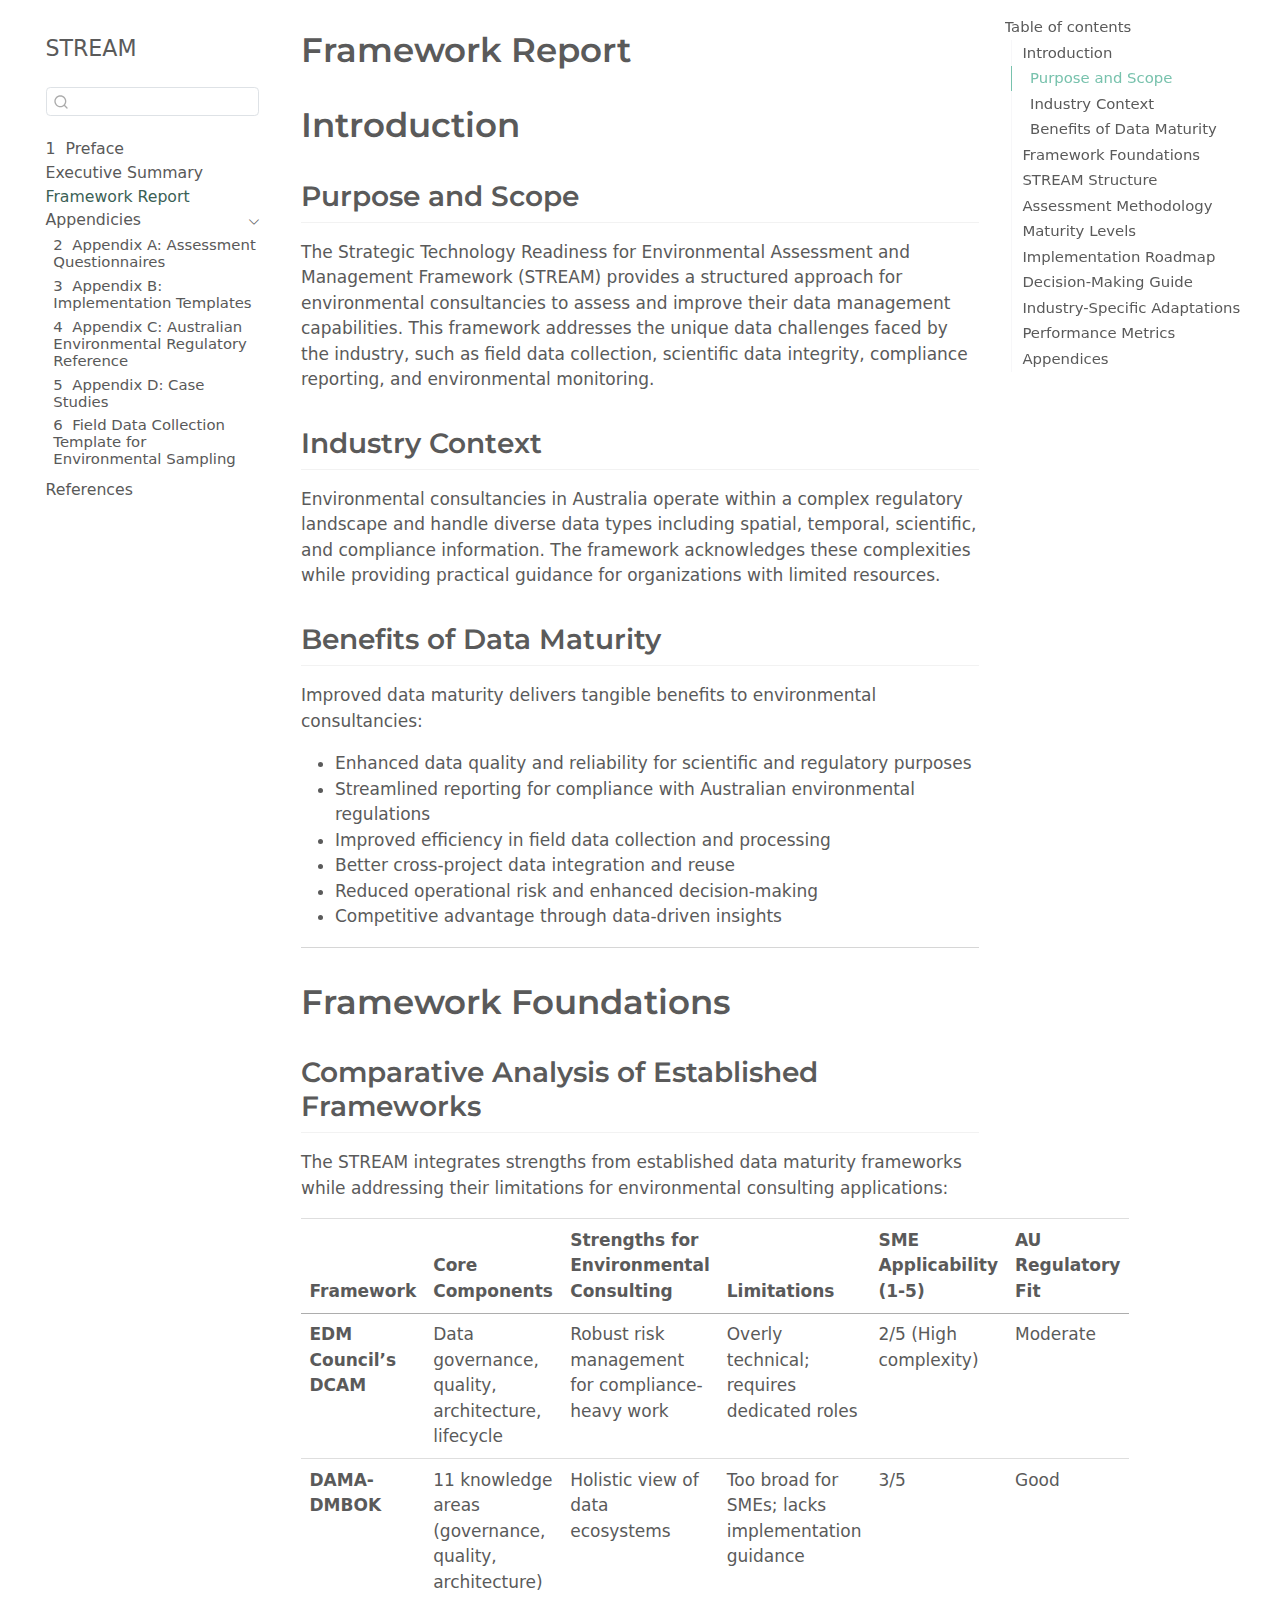
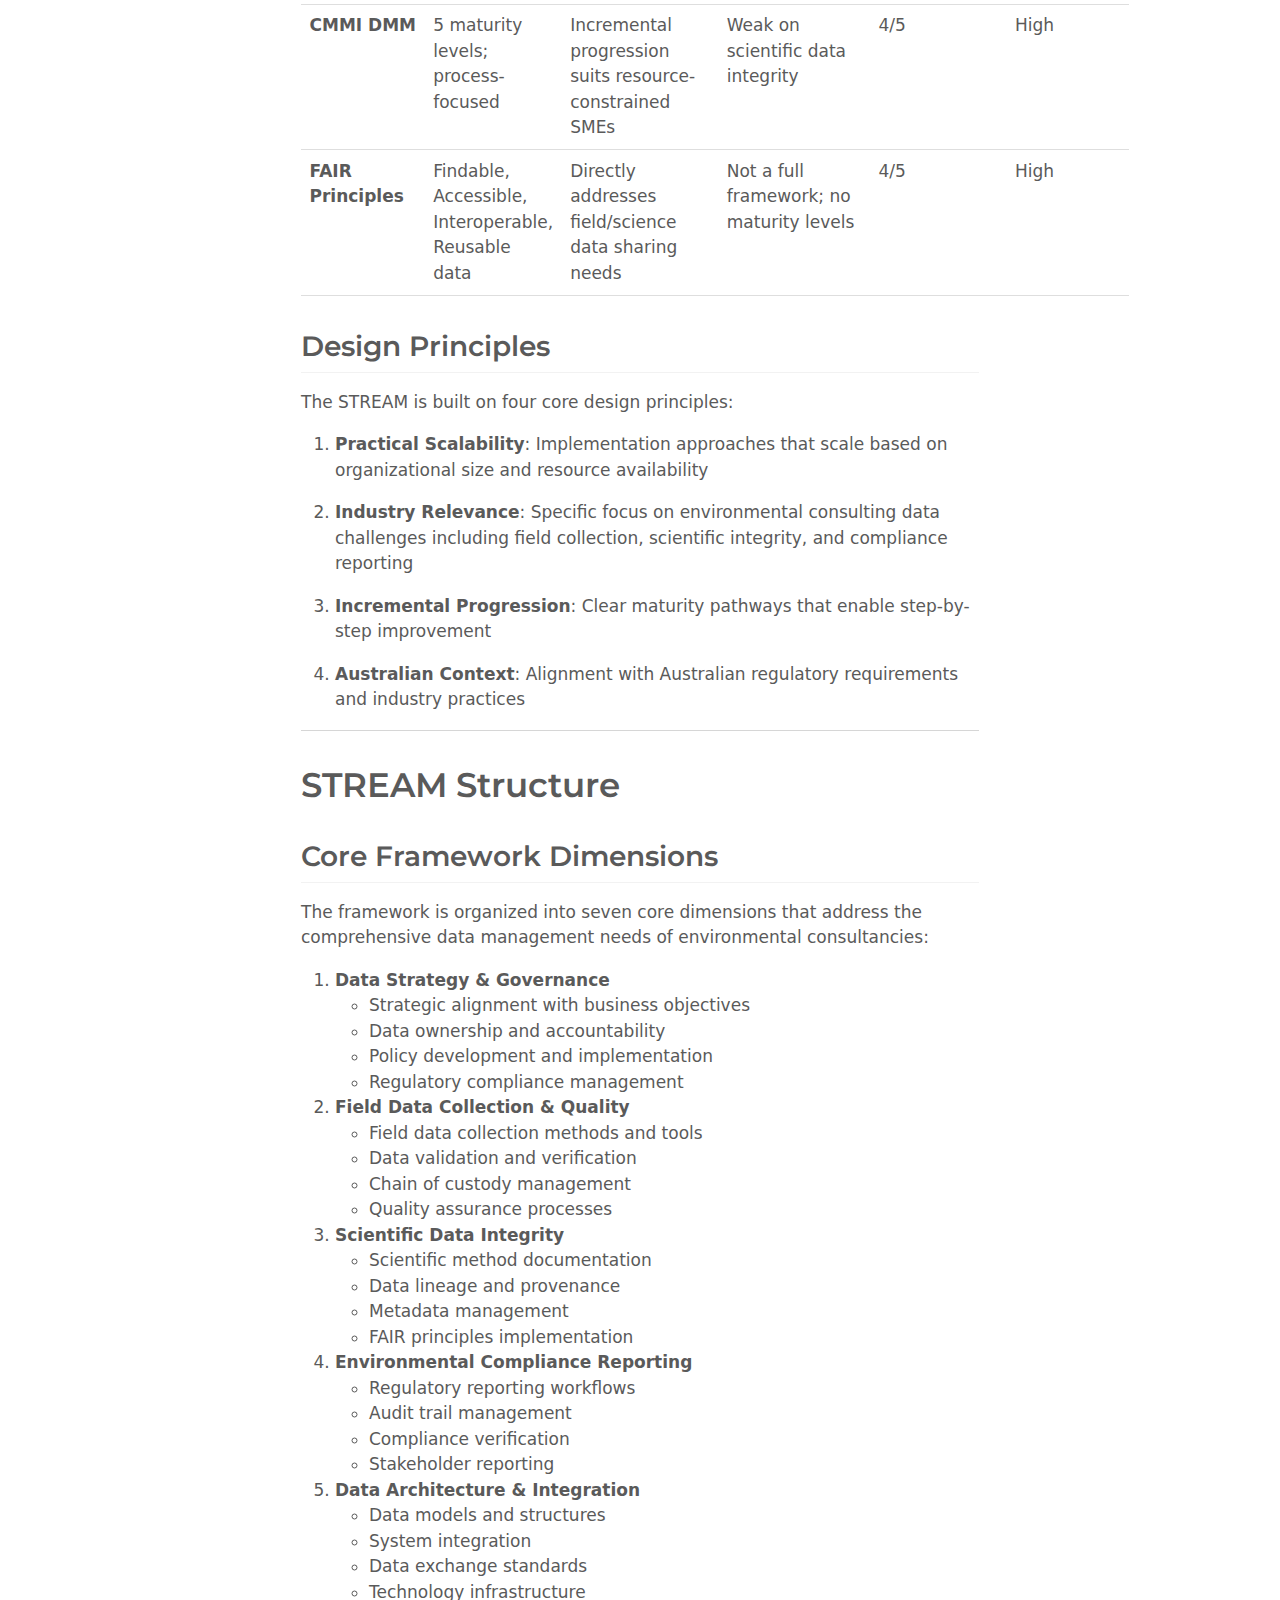
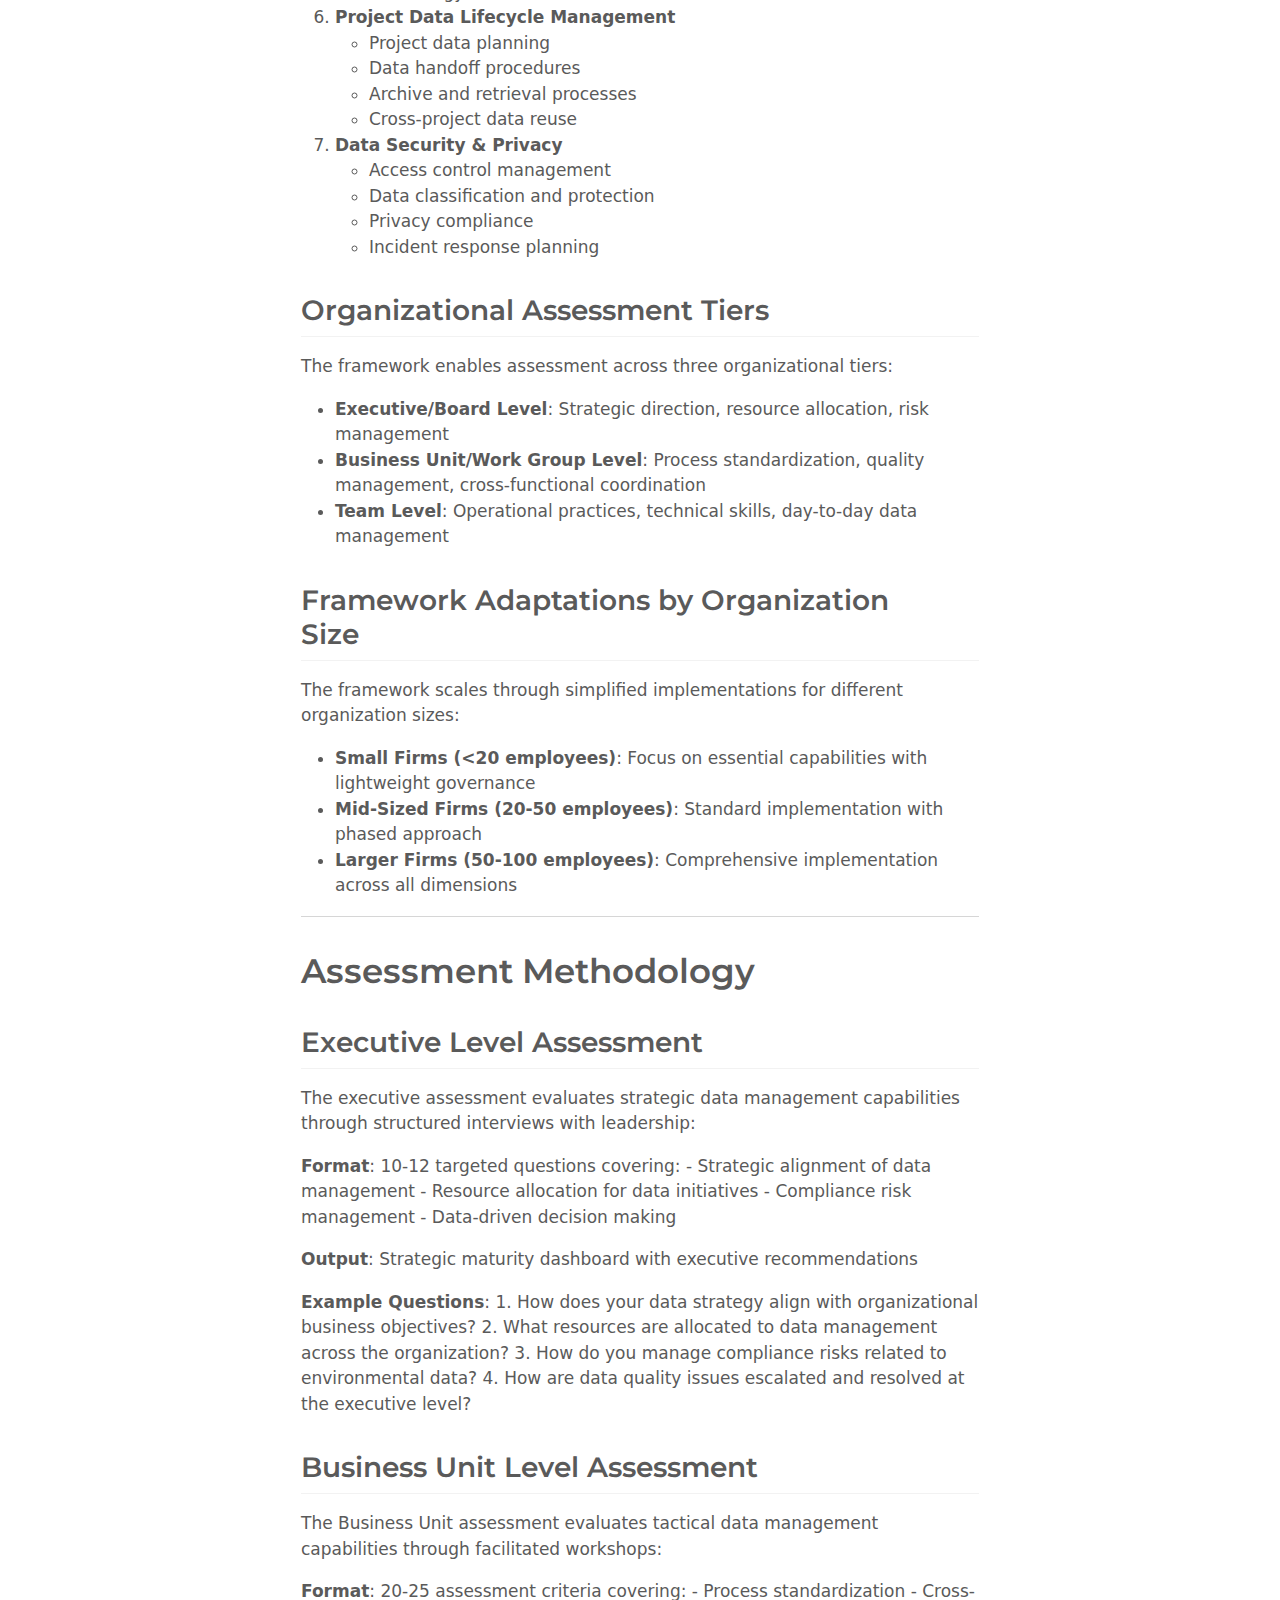
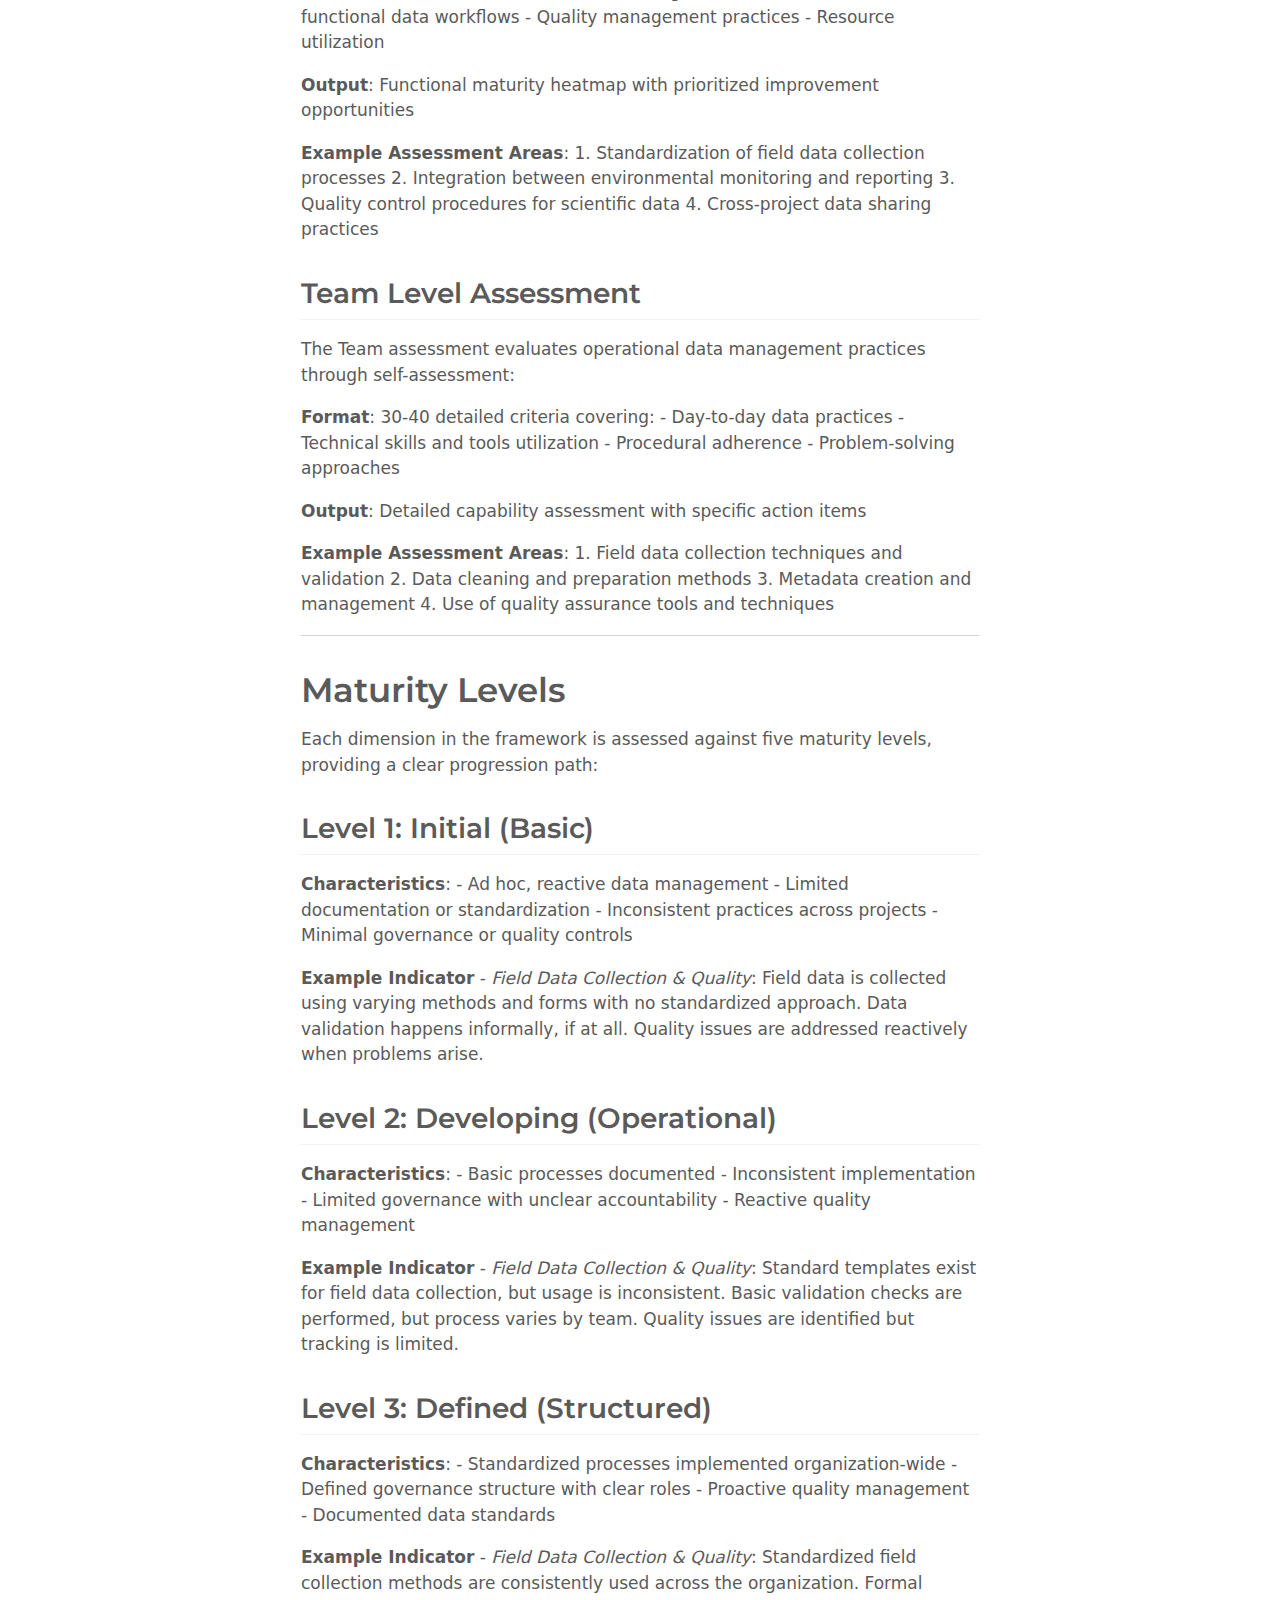
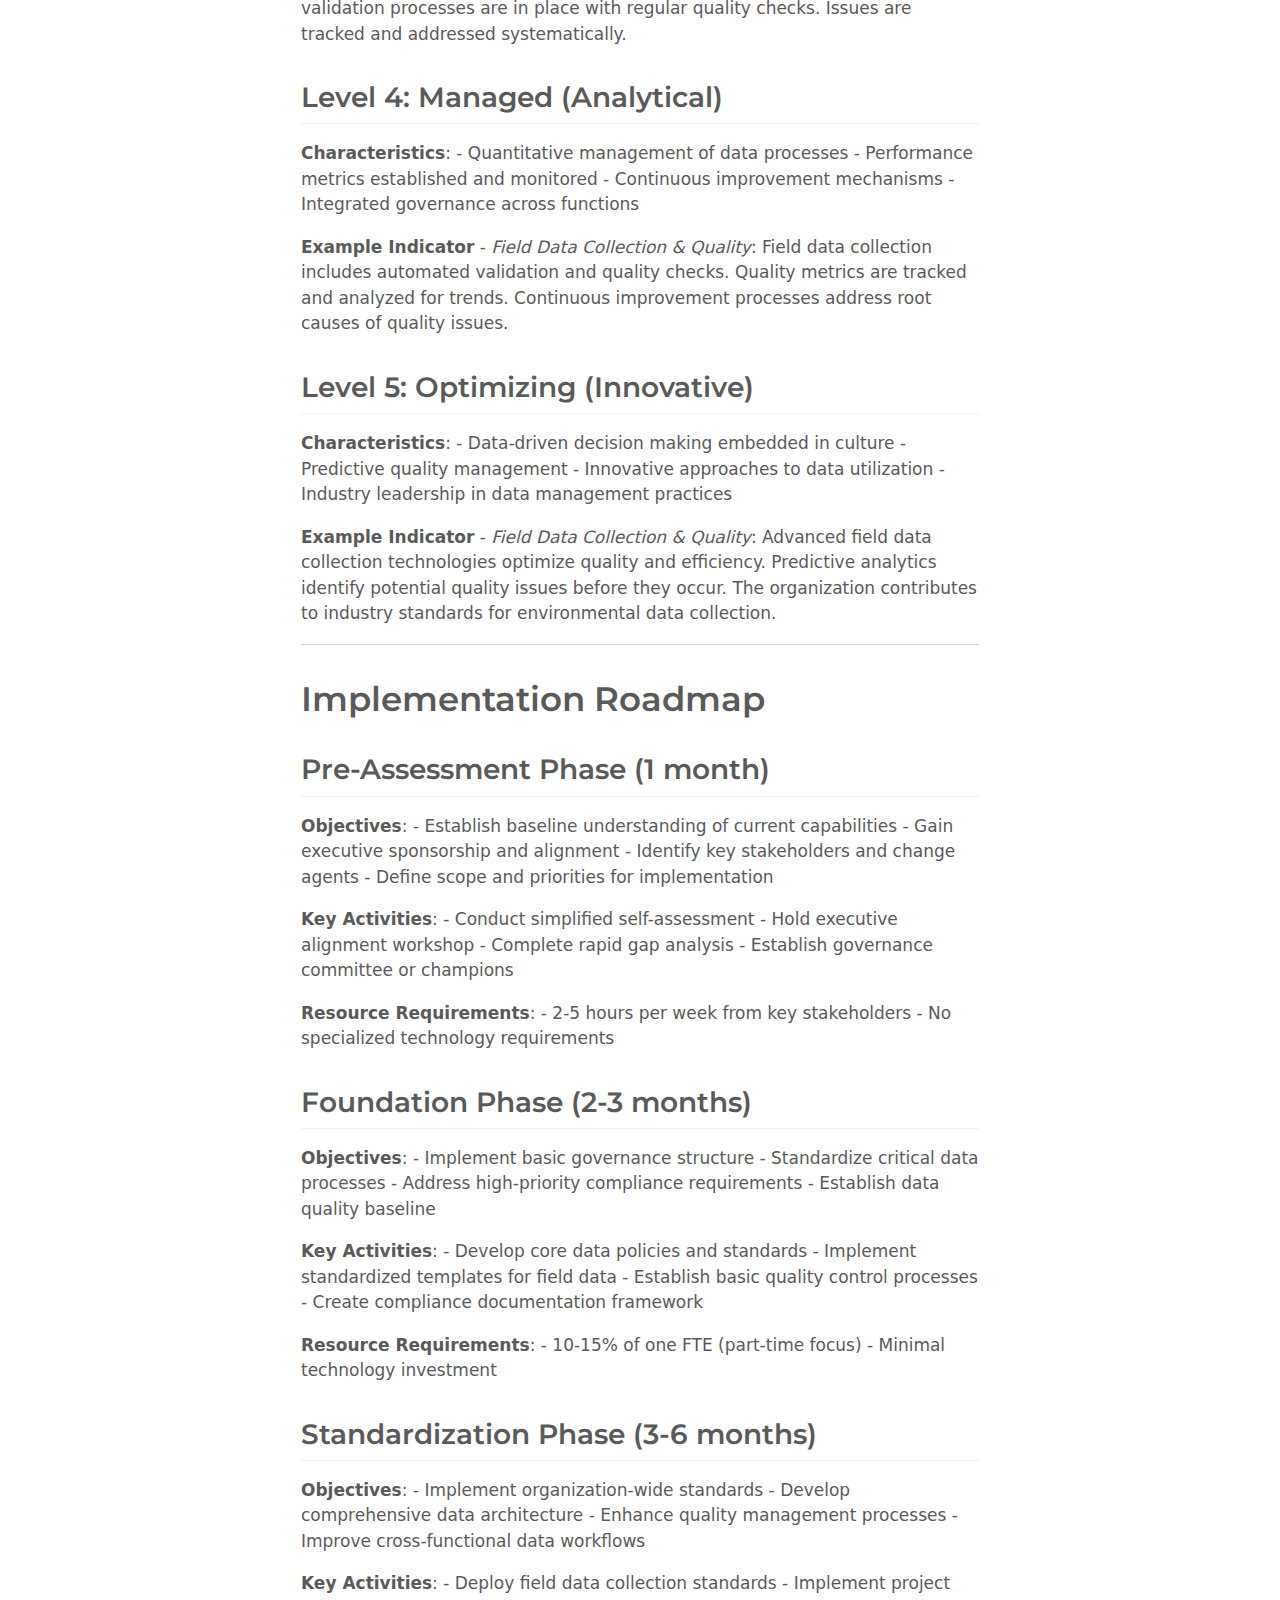
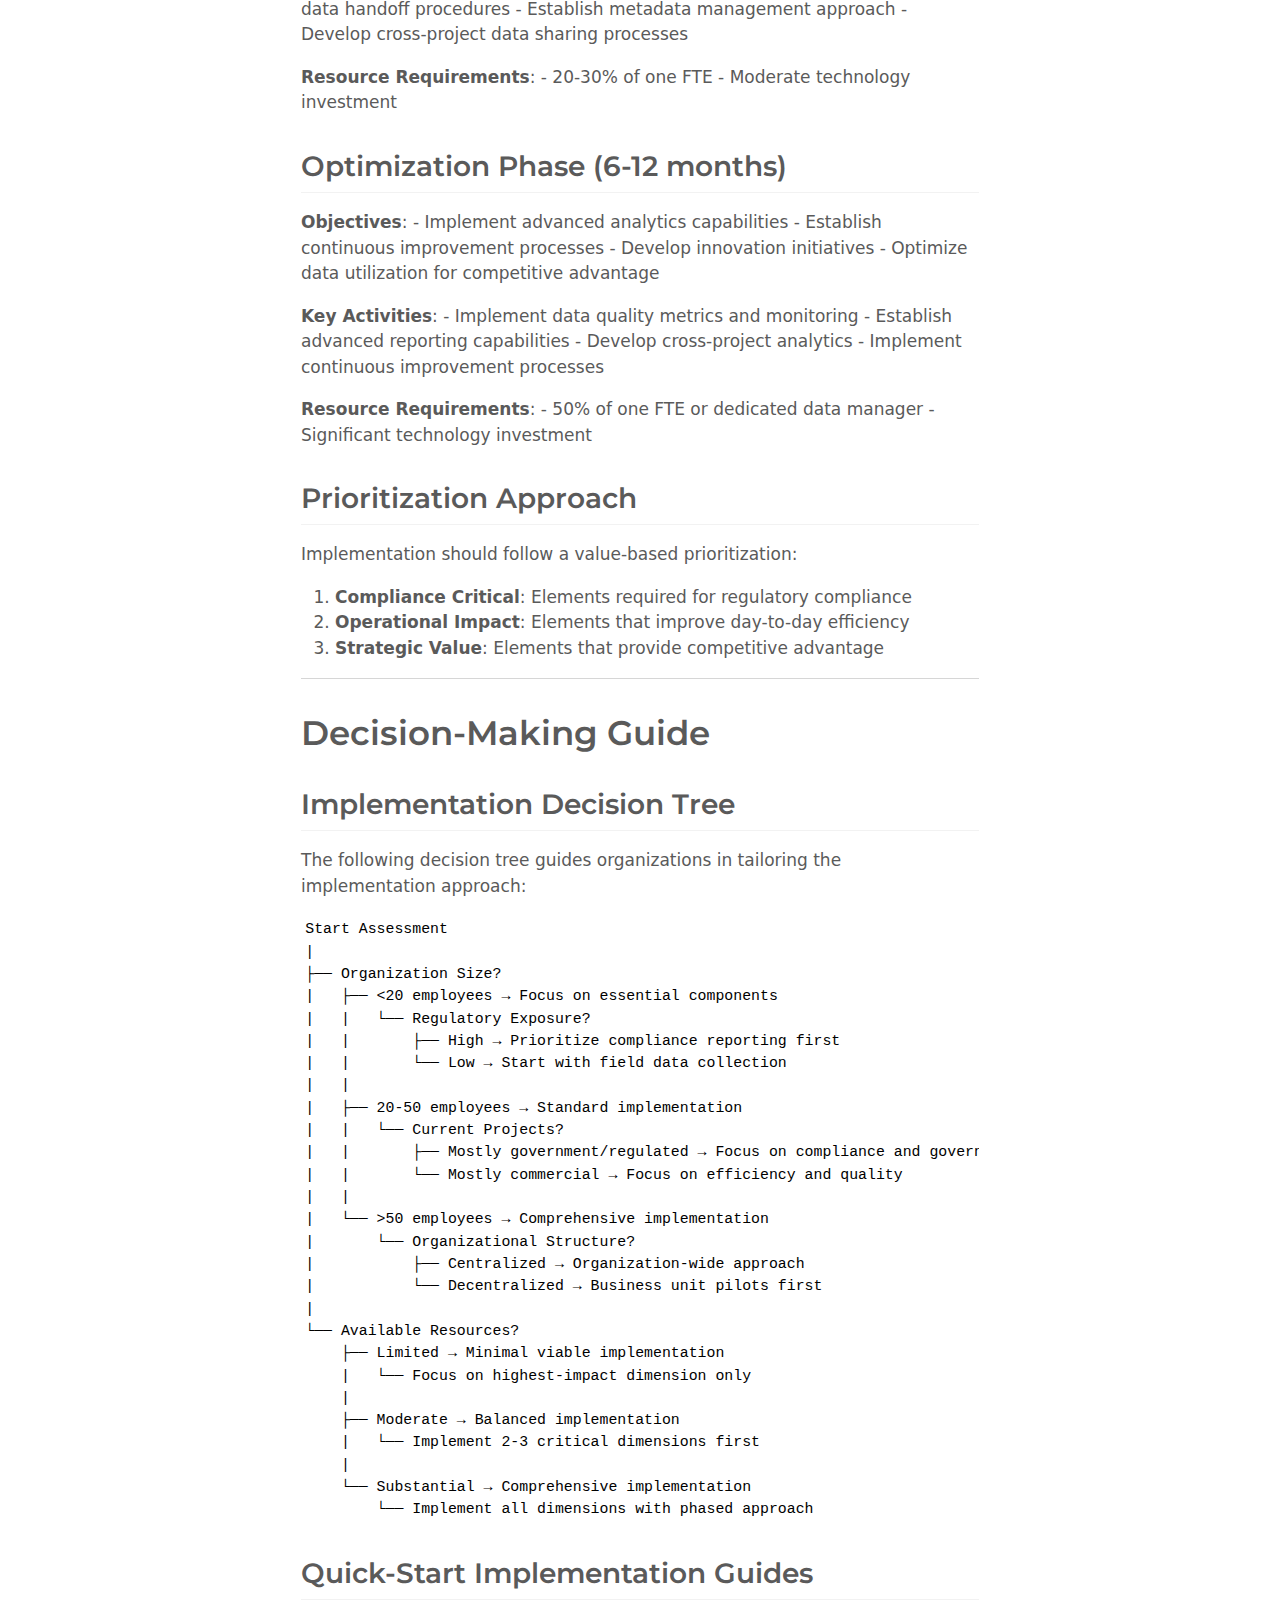
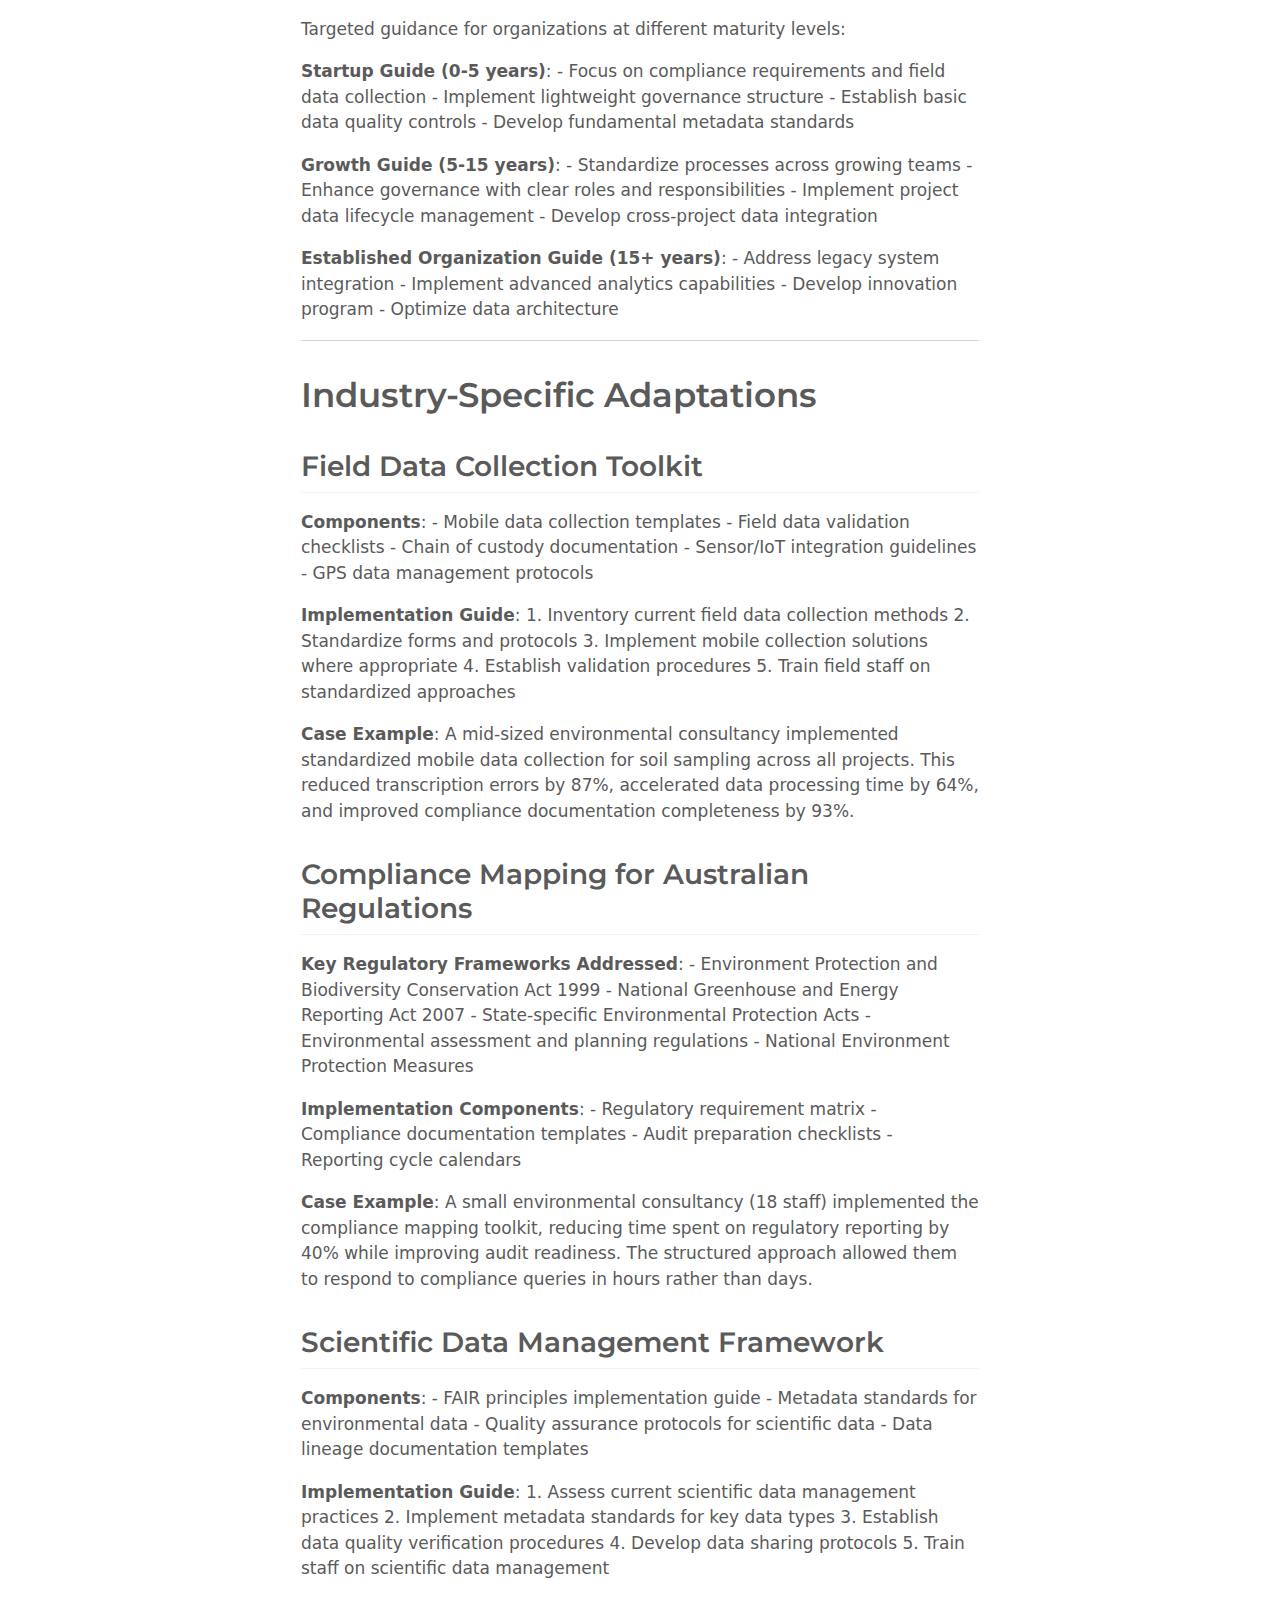
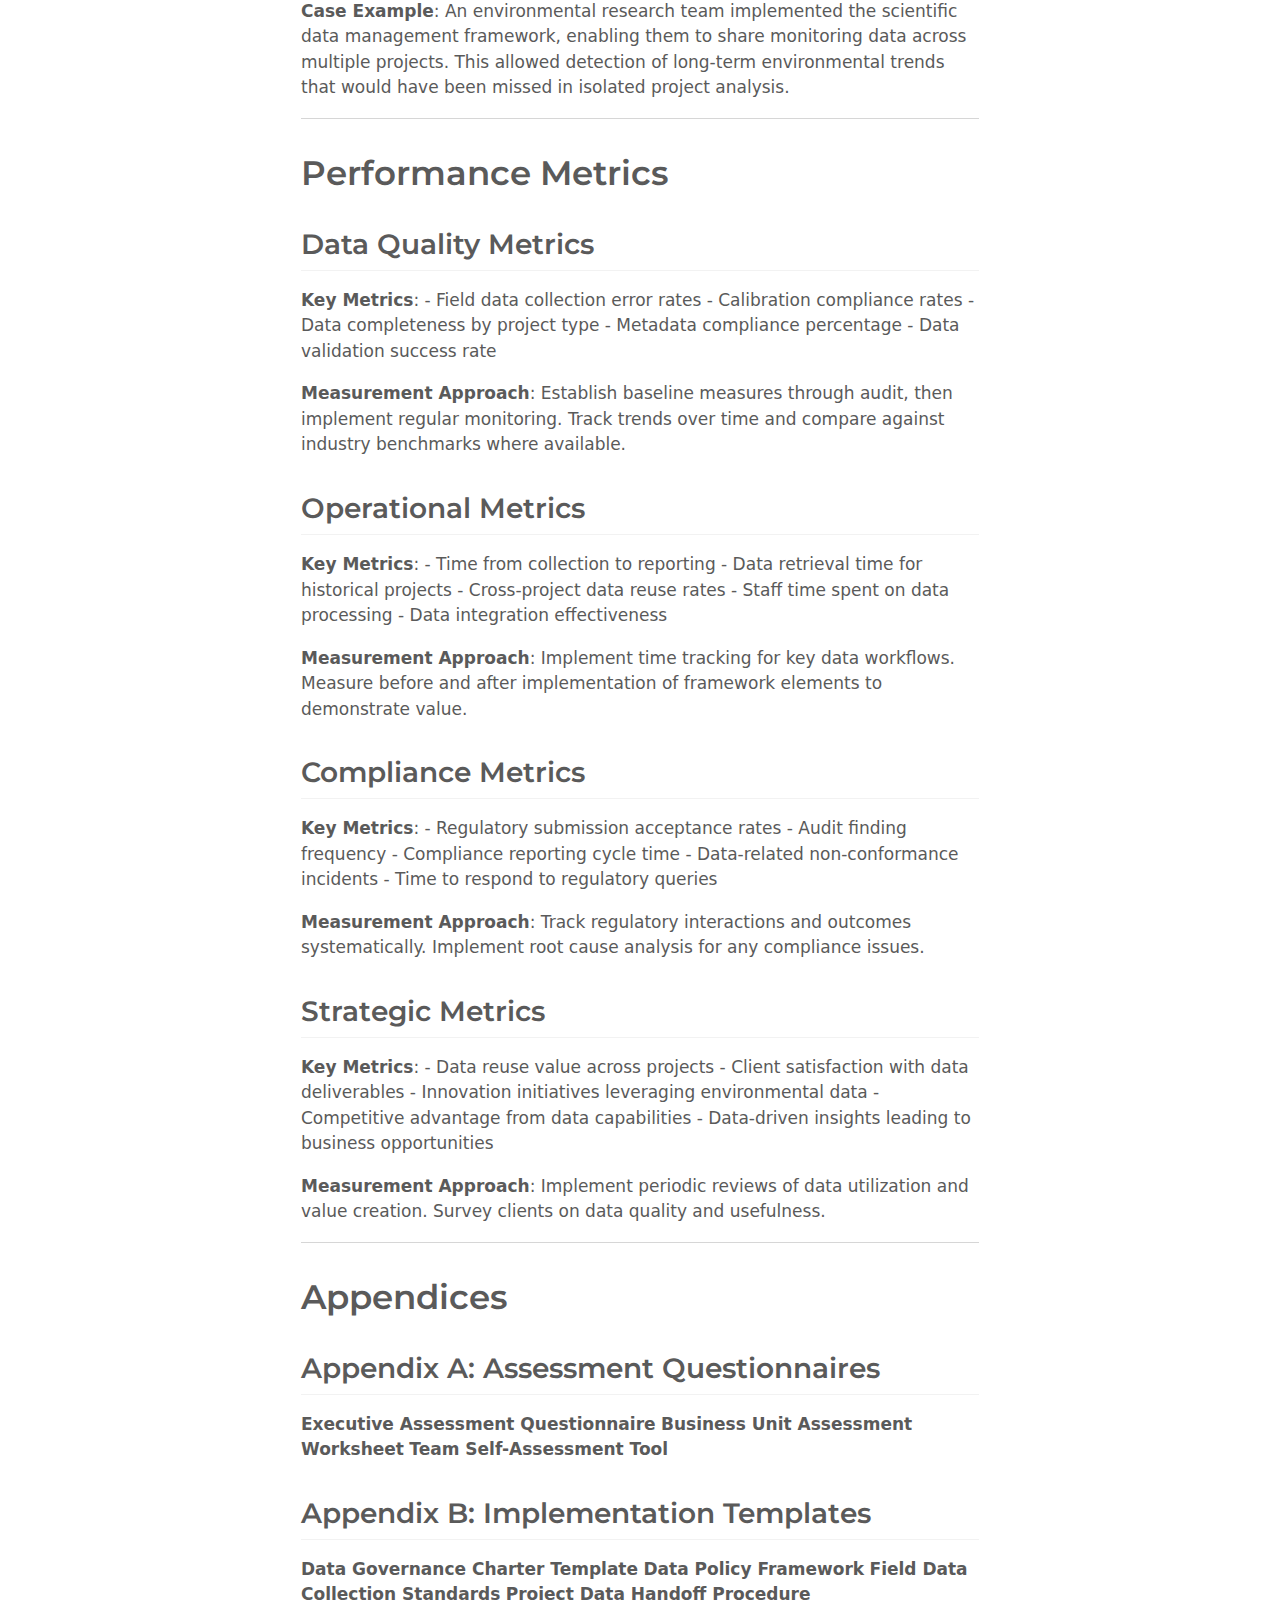
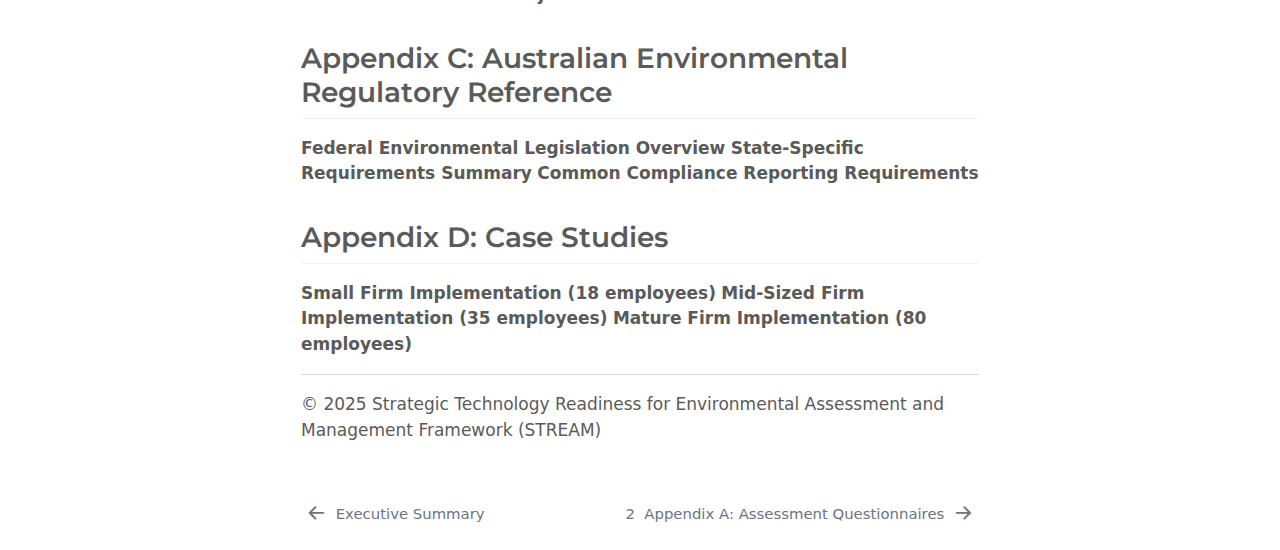
<file: _book/framework-report.html>
<!DOCTYPE html>
<html xmlns="http://www.w3.org/1999/xhtml" lang="en" xml:lang="en"><head>

<meta charset="utf-8">
<meta name="generator" content="quarto-1.6.37">

<meta name="viewport" content="width=device-width, initial-scale=1.0, user-scalable=yes">


<title>Framework Report – STREAM</title>
<style>
code{white-space: pre-wrap;}
span.smallcaps{font-variant: small-caps;}
div.columns{display: flex; gap: min(4vw, 1.5em);}
div.column{flex: auto; overflow-x: auto;}
div.hanging-indent{margin-left: 1.5em; text-indent: -1.5em;}
ul.task-list{list-style: none;}
ul.task-list li input[type="checkbox"] {
  width: 0.8em;
  margin: 0 0.8em 0.2em -1em; /* quarto-specific, see https://github.com/quarto-dev/quarto-cli/issues/4556 */ 
  vertical-align: middle;
}
</style>


<script src="site_libs/quarto-nav/quarto-nav.js"></script>
<script src="site_libs/quarto-nav/headroom.min.js"></script>
<script src="site_libs/clipboard/clipboard.min.js"></script>
<script src="site_libs/quarto-search/autocomplete.umd.js"></script>
<script src="site_libs/quarto-search/fuse.min.js"></script>
<script src="site_libs/quarto-search/quarto-search.js"></script>
<meta name="quarto:offset" content="./">
<link href="./assessment-questionnaires.html" rel="next">
<link href="./executive-summary.html" rel="prev">
<script src="site_libs/quarto-html/quarto.js"></script>
<script src="site_libs/quarto-html/popper.min.js"></script>
<script src="site_libs/quarto-html/tippy.umd.min.js"></script>
<script src="site_libs/quarto-html/anchor.min.js"></script>
<link href="site_libs/quarto-html/tippy.css" rel="stylesheet">
<link href="site_libs/quarto-html/quarto-syntax-highlighting-29e2c20b02301cfff04dc8050bf30c7e.css" rel="stylesheet" id="quarto-text-highlighting-styles">
<script src="site_libs/bootstrap/bootstrap.min.js"></script>
<link href="site_libs/bootstrap/bootstrap-icons.css" rel="stylesheet">
<link href="site_libs/bootstrap/bootstrap-301b071a21cd99959bcfde38c2e024c6.min.css" rel="stylesheet" append-hash="true" id="quarto-bootstrap" data-mode="light">
<script id="quarto-search-options" type="application/json">{
  "location": "sidebar",
  "copy-button": false,
  "collapse-after": 3,
  "panel-placement": "start",
  "type": "textbox",
  "limit": 50,
  "keyboard-shortcut": [
    "f",
    "/",
    "s"
  ],
  "show-item-context": false,
  "language": {
    "search-no-results-text": "No results",
    "search-matching-documents-text": "matching documents",
    "search-copy-link-title": "Copy link to search",
    "search-hide-matches-text": "Hide additional matches",
    "search-more-match-text": "more match in this document",
    "search-more-matches-text": "more matches in this document",
    "search-clear-button-title": "Clear",
    "search-text-placeholder": "",
    "search-detached-cancel-button-title": "Cancel",
    "search-submit-button-title": "Submit",
    "search-label": "Search"
  }
}</script>


</head>

<body class="nav-sidebar floating">

<div id="quarto-search-results"></div>
  <header id="quarto-header" class="headroom fixed-top">
  <nav class="quarto-secondary-nav">
    <div class="container-fluid d-flex">
      <button type="button" class="quarto-btn-toggle btn" data-bs-toggle="collapse" role="button" data-bs-target=".quarto-sidebar-collapse-item" aria-controls="quarto-sidebar" aria-expanded="false" aria-label="Toggle sidebar navigation" onclick="if (window.quartoToggleHeadroom) { window.quartoToggleHeadroom(); }">
        <i class="bi bi-layout-text-sidebar-reverse"></i>
      </button>
        <nav class="quarto-page-breadcrumbs" aria-label="breadcrumb"><ol class="breadcrumb"><li class="breadcrumb-item"><a href="./framework-report.html">Framework Report</a></li></ol></nav>
        <a class="flex-grow-1" role="navigation" data-bs-toggle="collapse" data-bs-target=".quarto-sidebar-collapse-item" aria-controls="quarto-sidebar" aria-expanded="false" aria-label="Toggle sidebar navigation" onclick="if (window.quartoToggleHeadroom) { window.quartoToggleHeadroom(); }">      
        </a>
      <button type="button" class="btn quarto-search-button" aria-label="Search" onclick="window.quartoOpenSearch();">
        <i class="bi bi-search"></i>
      </button>
    </div>
  </nav>
</header>
<!-- content -->
<div id="quarto-content" class="quarto-container page-columns page-rows-contents page-layout-article">
<!-- sidebar -->
  <nav id="quarto-sidebar" class="sidebar collapse collapse-horizontal quarto-sidebar-collapse-item sidebar-navigation floating overflow-auto">
    <div class="pt-lg-2 mt-2 text-left sidebar-header">
    <div class="sidebar-title mb-0 py-0">
      <a href="./">STREAM</a> 
    </div>
      </div>
        <div class="mt-2 flex-shrink-0 align-items-center">
        <div class="sidebar-search">
        <div id="quarto-search" class="" title="Search"></div>
        </div>
        </div>
    <div class="sidebar-menu-container"> 
    <ul class="list-unstyled mt-1">
        <li class="sidebar-item">
  <div class="sidebar-item-container"> 
  <a href="./index.html" class="sidebar-item-text sidebar-link">
 <span class="menu-text"><span class="chapter-number">1</span>&nbsp; <span class="chapter-title">Preface</span></span></a>
  </div>
</li>
        <li class="sidebar-item">
  <div class="sidebar-item-container"> 
  <a href="./executive-summary.html" class="sidebar-item-text sidebar-link">
 <span class="menu-text">Executive Summary</span></a>
  </div>
</li>
        <li class="sidebar-item">
  <div class="sidebar-item-container"> 
  <a href="./framework-report.html" class="sidebar-item-text sidebar-link active">
 <span class="menu-text">Framework Report</span></a>
  </div>
</li>
        <li class="sidebar-item sidebar-item-section">
      <div class="sidebar-item-container"> 
            <a class="sidebar-item-text sidebar-link text-start" data-bs-toggle="collapse" data-bs-target="#quarto-sidebar-section-1" role="navigation" aria-expanded="true">
 <span class="menu-text">Appendicies</span></a>
          <a class="sidebar-item-toggle text-start" data-bs-toggle="collapse" data-bs-target="#quarto-sidebar-section-1" role="navigation" aria-expanded="true" aria-label="Toggle section">
            <i class="bi bi-chevron-right ms-2"></i>
          </a> 
      </div>
      <ul id="quarto-sidebar-section-1" class="collapse list-unstyled sidebar-section depth1 show">  
          <li class="sidebar-item">
  <div class="sidebar-item-container"> 
  <a href="./assessment-questionnaires.html" class="sidebar-item-text sidebar-link">
 <span class="menu-text"><span class="chapter-number">2</span>&nbsp; <span class="chapter-title">Appendix A: Assessment Questionnaires</span></span></a>
  </div>
</li>
          <li class="sidebar-item">
  <div class="sidebar-item-container"> 
  <a href="./implementation-templates.html" class="sidebar-item-text sidebar-link">
 <span class="menu-text"><span class="chapter-number">3</span>&nbsp; <span class="chapter-title">Appendix B: Implementation Templates</span></span></a>
  </div>
</li>
          <li class="sidebar-item">
  <div class="sidebar-item-container"> 
  <a href="./regulatory-reference.html" class="sidebar-item-text sidebar-link">
 <span class="menu-text"><span class="chapter-number">4</span>&nbsp; <span class="chapter-title">Appendix C: Australian Environmental Regulatory Reference</span></span></a>
  </div>
</li>
          <li class="sidebar-item">
  <div class="sidebar-item-container"> 
  <a href="./case-studies.html" class="sidebar-item-text sidebar-link">
 <span class="menu-text"><span class="chapter-number">5</span>&nbsp; <span class="chapter-title">Appendix D: Case Studies</span></span></a>
  </div>
</li>
          <li class="sidebar-item">
  <div class="sidebar-item-container"> 
  <a href="./field-data-template.html" class="sidebar-item-text sidebar-link">
 <span class="menu-text"><span class="chapter-number">6</span>&nbsp; <span class="chapter-title">Field Data Collection Template for Environmental Sampling</span></span></a>
  </div>
</li>
      </ul>
  </li>
        <li class="sidebar-item">
  <div class="sidebar-item-container"> 
  <a href="./references.html" class="sidebar-item-text sidebar-link">
 <span class="menu-text">References</span></a>
  </div>
</li>
    </ul>
    </div>
</nav>
<div id="quarto-sidebar-glass" class="quarto-sidebar-collapse-item" data-bs-toggle="collapse" data-bs-target=".quarto-sidebar-collapse-item"></div>
<!-- margin-sidebar -->
    <div id="quarto-margin-sidebar" class="sidebar margin-sidebar">
        <nav id="TOC" role="doc-toc" class="toc-active">
    <h2 id="toc-title">Table of contents</h2>
   
  <ul>
  <li><a href="#introduction" id="toc-introduction" class="nav-link active" data-scroll-target="#introduction">Introduction</a>
  <ul class="collapse">
  <li><a href="#purpose-and-scope" id="toc-purpose-and-scope" class="nav-link" data-scroll-target="#purpose-and-scope">Purpose and Scope</a></li>
  <li><a href="#industry-context" id="toc-industry-context" class="nav-link" data-scroll-target="#industry-context">Industry Context</a></li>
  <li><a href="#benefits-of-data-maturity" id="toc-benefits-of-data-maturity" class="nav-link" data-scroll-target="#benefits-of-data-maturity">Benefits of Data Maturity</a></li>
  </ul></li>
  <li><a href="#framework-foundations" id="toc-framework-foundations" class="nav-link" data-scroll-target="#framework-foundations">Framework Foundations</a>
  <ul class="collapse">
  <li><a href="#comparative-analysis-of-established-frameworks" id="toc-comparative-analysis-of-established-frameworks" class="nav-link" data-scroll-target="#comparative-analysis-of-established-frameworks">Comparative Analysis of Established Frameworks</a></li>
  <li><a href="#design-principles" id="toc-design-principles" class="nav-link" data-scroll-target="#design-principles">Design Principles</a></li>
  </ul></li>
  <li><a href="#stream-structure" id="toc-stream-structure" class="nav-link" data-scroll-target="#stream-structure">STREAM Structure</a>
  <ul class="collapse">
  <li><a href="#core-framework-dimensions" id="toc-core-framework-dimensions" class="nav-link" data-scroll-target="#core-framework-dimensions">Core Framework Dimensions</a></li>
  <li><a href="#organizational-assessment-tiers" id="toc-organizational-assessment-tiers" class="nav-link" data-scroll-target="#organizational-assessment-tiers">Organizational Assessment Tiers</a></li>
  <li><a href="#framework-adaptations-by-organization-size" id="toc-framework-adaptations-by-organization-size" class="nav-link" data-scroll-target="#framework-adaptations-by-organization-size">Framework Adaptations by Organization Size</a></li>
  </ul></li>
  <li><a href="#assessment-methodology" id="toc-assessment-methodology" class="nav-link" data-scroll-target="#assessment-methodology">Assessment Methodology</a>
  <ul class="collapse">
  <li><a href="#executive-level-assessment" id="toc-executive-level-assessment" class="nav-link" data-scroll-target="#executive-level-assessment">Executive Level Assessment</a></li>
  <li><a href="#business-unit-level-assessment" id="toc-business-unit-level-assessment" class="nav-link" data-scroll-target="#business-unit-level-assessment">Business Unit Level Assessment</a></li>
  <li><a href="#team-level-assessment" id="toc-team-level-assessment" class="nav-link" data-scroll-target="#team-level-assessment">Team Level Assessment</a></li>
  </ul></li>
  <li><a href="#maturity-levels" id="toc-maturity-levels" class="nav-link" data-scroll-target="#maturity-levels">Maturity Levels</a>
  <ul class="collapse">
  <li><a href="#level-1-initial-basic" id="toc-level-1-initial-basic" class="nav-link" data-scroll-target="#level-1-initial-basic">Level 1: Initial (Basic)</a></li>
  <li><a href="#level-2-developing-operational" id="toc-level-2-developing-operational" class="nav-link" data-scroll-target="#level-2-developing-operational">Level 2: Developing (Operational)</a></li>
  <li><a href="#level-3-defined-structured" id="toc-level-3-defined-structured" class="nav-link" data-scroll-target="#level-3-defined-structured">Level 3: Defined (Structured)</a></li>
  <li><a href="#level-4-managed-analytical" id="toc-level-4-managed-analytical" class="nav-link" data-scroll-target="#level-4-managed-analytical">Level 4: Managed (Analytical)</a></li>
  <li><a href="#level-5-optimizing-innovative" id="toc-level-5-optimizing-innovative" class="nav-link" data-scroll-target="#level-5-optimizing-innovative">Level 5: Optimizing (Innovative)</a></li>
  </ul></li>
  <li><a href="#implementation-roadmap" id="toc-implementation-roadmap" class="nav-link" data-scroll-target="#implementation-roadmap">Implementation Roadmap</a>
  <ul class="collapse">
  <li><a href="#pre-assessment-phase-1-month" id="toc-pre-assessment-phase-1-month" class="nav-link" data-scroll-target="#pre-assessment-phase-1-month">Pre-Assessment Phase (1 month)</a></li>
  <li><a href="#foundation-phase-2-3-months" id="toc-foundation-phase-2-3-months" class="nav-link" data-scroll-target="#foundation-phase-2-3-months">Foundation Phase (2-3 months)</a></li>
  <li><a href="#standardization-phase-3-6-months" id="toc-standardization-phase-3-6-months" class="nav-link" data-scroll-target="#standardization-phase-3-6-months">Standardization Phase (3-6 months)</a></li>
  <li><a href="#optimization-phase-6-12-months" id="toc-optimization-phase-6-12-months" class="nav-link" data-scroll-target="#optimization-phase-6-12-months">Optimization Phase (6-12 months)</a></li>
  <li><a href="#prioritization-approach" id="toc-prioritization-approach" class="nav-link" data-scroll-target="#prioritization-approach">Prioritization Approach</a></li>
  </ul></li>
  <li><a href="#decision-making-guide" id="toc-decision-making-guide" class="nav-link" data-scroll-target="#decision-making-guide">Decision-Making Guide</a>
  <ul class="collapse">
  <li><a href="#implementation-decision-tree" id="toc-implementation-decision-tree" class="nav-link" data-scroll-target="#implementation-decision-tree">Implementation Decision Tree</a></li>
  <li><a href="#quick-start-implementation-guides" id="toc-quick-start-implementation-guides" class="nav-link" data-scroll-target="#quick-start-implementation-guides">Quick-Start Implementation Guides</a></li>
  </ul></li>
  <li><a href="#industry-specific-adaptations" id="toc-industry-specific-adaptations" class="nav-link" data-scroll-target="#industry-specific-adaptations">Industry-Specific Adaptations</a>
  <ul class="collapse">
  <li><a href="#field-data-collection-toolkit" id="toc-field-data-collection-toolkit" class="nav-link" data-scroll-target="#field-data-collection-toolkit">Field Data Collection Toolkit</a></li>
  <li><a href="#compliance-mapping-for-australian-regulations" id="toc-compliance-mapping-for-australian-regulations" class="nav-link" data-scroll-target="#compliance-mapping-for-australian-regulations">Compliance Mapping for Australian Regulations</a></li>
  <li><a href="#scientific-data-management-framework" id="toc-scientific-data-management-framework" class="nav-link" data-scroll-target="#scientific-data-management-framework">Scientific Data Management Framework</a></li>
  </ul></li>
  <li><a href="#performance-metrics" id="toc-performance-metrics" class="nav-link" data-scroll-target="#performance-metrics">Performance Metrics</a>
  <ul class="collapse">
  <li><a href="#data-quality-metrics" id="toc-data-quality-metrics" class="nav-link" data-scroll-target="#data-quality-metrics">Data Quality Metrics</a></li>
  <li><a href="#operational-metrics" id="toc-operational-metrics" class="nav-link" data-scroll-target="#operational-metrics">Operational Metrics</a></li>
  <li><a href="#compliance-metrics" id="toc-compliance-metrics" class="nav-link" data-scroll-target="#compliance-metrics">Compliance Metrics</a></li>
  <li><a href="#strategic-metrics" id="toc-strategic-metrics" class="nav-link" data-scroll-target="#strategic-metrics">Strategic Metrics</a></li>
  </ul></li>
  <li><a href="#appendices" id="toc-appendices" class="nav-link" data-scroll-target="#appendices">Appendices</a>
  <ul class="collapse">
  <li><a href="#appendix-a-assessment-questionnaires" id="toc-appendix-a-assessment-questionnaires" class="nav-link" data-scroll-target="#appendix-a-assessment-questionnaires">Appendix A: Assessment Questionnaires</a></li>
  <li><a href="#appendix-b-implementation-templates" id="toc-appendix-b-implementation-templates" class="nav-link" data-scroll-target="#appendix-b-implementation-templates">Appendix B: Implementation Templates</a></li>
  <li><a href="#appendix-c-australian-environmental-regulatory-reference" id="toc-appendix-c-australian-environmental-regulatory-reference" class="nav-link" data-scroll-target="#appendix-c-australian-environmental-regulatory-reference">Appendix C: Australian Environmental Regulatory Reference</a></li>
  <li><a href="#appendix-d-case-studies" id="toc-appendix-d-case-studies" class="nav-link" data-scroll-target="#appendix-d-case-studies">Appendix D: Case Studies</a></li>
  </ul></li>
  </ul>
</nav>
    </div>
<!-- main -->
<main class="content" id="quarto-document-content">

<header id="title-block-header" class="quarto-title-block default">
<div class="quarto-title">
<h1 class="title">Framework Report</h1>
</div>



<div class="quarto-title-meta">

    
  
    
  </div>
  


</header>


<section id="introduction" class="level1">
<h1>Introduction</h1>
<section id="purpose-and-scope" class="level2">
<h2 class="anchored" data-anchor-id="purpose-and-scope">Purpose and Scope</h2>
<p>The Strategic Technology Readiness for Environmental Assessment and Management Framework (STREAM) provides a structured approach for environmental consultancies to assess and improve their data management capabilities. This framework addresses the unique data challenges faced by the industry, such as field data collection, scientific data integrity, compliance reporting, and environmental monitoring.</p>
</section>
<section id="industry-context" class="level2">
<h2 class="anchored" data-anchor-id="industry-context">Industry Context</h2>
<p>Environmental consultancies in Australia operate within a complex regulatory landscape and handle diverse data types including spatial, temporal, scientific, and compliance information. The framework acknowledges these complexities while providing practical guidance for organizations with limited resources.</p>
</section>
<section id="benefits-of-data-maturity" class="level2">
<h2 class="anchored" data-anchor-id="benefits-of-data-maturity">Benefits of Data Maturity</h2>
<p>Improved data maturity delivers tangible benefits to environmental consultancies:</p>
<ul>
<li>Enhanced data quality and reliability for scientific and regulatory purposes</li>
<li>Streamlined reporting for compliance with Australian environmental regulations</li>
<li>Improved efficiency in field data collection and processing</li>
<li>Better cross-project data integration and reuse</li>
<li>Reduced operational risk and enhanced decision-making</li>
<li>Competitive advantage through data-driven insights</li>
</ul>
<hr>
</section>
</section>
<section id="framework-foundations" class="level1">
<h1>Framework Foundations</h1>
<section id="comparative-analysis-of-established-frameworks" class="level2">
<h2 class="anchored" data-anchor-id="comparative-analysis-of-established-frameworks">Comparative Analysis of Established Frameworks</h2>
<p>The STREAM integrates strengths from established data maturity frameworks while addressing their limitations for environmental consulting applications:</p>
<table class="caption-top table">
<colgroup>
<col style="width: 10%">
<col style="width: 14%">
<col style="width: 28%">
<col style="width: 11%">
<col style="width: 18%">
<col style="width: 16%">
</colgroup>
<thead>
<tr class="header">
<th><strong>Framework</strong></th>
<th><strong>Core Components</strong></th>
<th><strong>Strengths for Environmental Consulting</strong></th>
<th><strong>Limitations</strong></th>
<th><strong>SME Applicability (1-5)</strong></th>
<th><strong>AU Regulatory Fit</strong></th>
</tr>
</thead>
<tbody>
<tr class="odd">
<td><strong>EDM Council’s DCAM</strong></td>
<td>Data governance, quality, architecture, lifecycle</td>
<td>Robust risk management for compliance-heavy work</td>
<td>Overly technical; requires dedicated roles</td>
<td>2/5 (High complexity)</td>
<td>Moderate</td>
</tr>
<tr class="even">
<td><strong>DAMA-DMBOK</strong></td>
<td>11 knowledge areas (governance, quality, architecture)</td>
<td>Holistic view of data ecosystems</td>
<td>Too broad for SMEs; lacks implementation guidance</td>
<td>3/5</td>
<td>Good</td>
</tr>
<tr class="odd">
<td><strong>CMMI DMM</strong></td>
<td>5 maturity levels; process-focused</td>
<td>Incremental progression suits resource-constrained SMEs</td>
<td>Weak on scientific data integrity</td>
<td>4/5</td>
<td>High</td>
</tr>
<tr class="even">
<td><strong>FAIR Principles</strong></td>
<td>Findable, Accessible, Interoperable, Reusable data</td>
<td>Directly addresses field/science data sharing needs</td>
<td>Not a full framework; no maturity levels</td>
<td>4/5</td>
<td>High</td>
</tr>
</tbody>
</table>
</section>
<section id="design-principles" class="level2">
<h2 class="anchored" data-anchor-id="design-principles">Design Principles</h2>
<p>The STREAM is built on four core design principles:</p>
<ol type="1">
<li><p><strong>Practical Scalability</strong>: Implementation approaches that scale based on organizational size and resource availability</p></li>
<li><p><strong>Industry Relevance</strong>: Specific focus on environmental consulting data challenges including field collection, scientific integrity, and compliance reporting</p></li>
<li><p><strong>Incremental Progression</strong>: Clear maturity pathways that enable step-by-step improvement</p></li>
<li><p><strong>Australian Context</strong>: Alignment with Australian regulatory requirements and industry practices</p></li>
</ol>
<hr>
</section>
</section>
<section id="stream-structure" class="level1">
<h1>STREAM Structure</h1>
<section id="core-framework-dimensions" class="level2">
<h2 class="anchored" data-anchor-id="core-framework-dimensions">Core Framework Dimensions</h2>
<p>The framework is organized into seven core dimensions that address the comprehensive data management needs of environmental consultancies:</p>
<ol type="1">
<li><strong>Data Strategy &amp; Governance</strong>
<ul>
<li>Strategic alignment with business objectives</li>
<li>Data ownership and accountability</li>
<li>Policy development and implementation</li>
<li>Regulatory compliance management</li>
</ul></li>
<li><strong>Field Data Collection &amp; Quality</strong>
<ul>
<li>Field data collection methods and tools</li>
<li>Data validation and verification</li>
<li>Chain of custody management</li>
<li>Quality assurance processes</li>
</ul></li>
<li><strong>Scientific Data Integrity</strong>
<ul>
<li>Scientific method documentation</li>
<li>Data lineage and provenance</li>
<li>Metadata management</li>
<li>FAIR principles implementation</li>
</ul></li>
<li><strong>Environmental Compliance Reporting</strong>
<ul>
<li>Regulatory reporting workflows</li>
<li>Audit trail management</li>
<li>Compliance verification</li>
<li>Stakeholder reporting</li>
</ul></li>
<li><strong>Data Architecture &amp; Integration</strong>
<ul>
<li>Data models and structures</li>
<li>System integration</li>
<li>Data exchange standards</li>
<li>Technology infrastructure</li>
</ul></li>
<li><strong>Project Data Lifecycle Management</strong>
<ul>
<li>Project data planning</li>
<li>Data handoff procedures</li>
<li>Archive and retrieval processes</li>
<li>Cross-project data reuse</li>
</ul></li>
<li><strong>Data Security &amp; Privacy</strong>
<ul>
<li>Access control management</li>
<li>Data classification and protection</li>
<li>Privacy compliance</li>
<li>Incident response planning</li>
</ul></li>
</ol>
</section>
<section id="organizational-assessment-tiers" class="level2">
<h2 class="anchored" data-anchor-id="organizational-assessment-tiers">Organizational Assessment Tiers</h2>
<p>The framework enables assessment across three organizational tiers:</p>
<ul>
<li><strong>Executive/Board Level</strong>: Strategic direction, resource allocation, risk management</li>
<li><strong>Business Unit/Work Group Level</strong>: Process standardization, quality management, cross-functional coordination</li>
<li><strong>Team Level</strong>: Operational practices, technical skills, day-to-day data management</li>
</ul>
</section>
<section id="framework-adaptations-by-organization-size" class="level2">
<h2 class="anchored" data-anchor-id="framework-adaptations-by-organization-size">Framework Adaptations by Organization Size</h2>
<p>The framework scales through simplified implementations for different organization sizes:</p>
<ul>
<li><strong>Small Firms (&lt;20 employees)</strong>: Focus on essential capabilities with lightweight governance</li>
<li><strong>Mid-Sized Firms (20-50 employees)</strong>: Standard implementation with phased approach</li>
<li><strong>Larger Firms (50-100 employees)</strong>: Comprehensive implementation across all dimensions</li>
</ul>
<hr>
</section>
</section>
<section id="assessment-methodology" class="level1">
<h1>Assessment Methodology</h1>
<section id="executive-level-assessment" class="level2">
<h2 class="anchored" data-anchor-id="executive-level-assessment">Executive Level Assessment</h2>
<p>The executive assessment evaluates strategic data management capabilities through structured interviews with leadership:</p>
<p><strong>Format</strong>: 10-12 targeted questions covering: - Strategic alignment of data management - Resource allocation for data initiatives - Compliance risk management - Data-driven decision making</p>
<p><strong>Output</strong>: Strategic maturity dashboard with executive recommendations</p>
<p><strong>Example Questions</strong>: 1. How does your data strategy align with organizational business objectives? 2. What resources are allocated to data management across the organization? 3. How do you manage compliance risks related to environmental data? 4. How are data quality issues escalated and resolved at the executive level?</p>
</section>
<section id="business-unit-level-assessment" class="level2">
<h2 class="anchored" data-anchor-id="business-unit-level-assessment">Business Unit Level Assessment</h2>
<p>The Business Unit assessment evaluates tactical data management capabilities through facilitated workshops:</p>
<p><strong>Format</strong>: 20-25 assessment criteria covering: - Process standardization - Cross-functional data workflows - Quality management practices - Resource utilization</p>
<p><strong>Output</strong>: Functional maturity heatmap with prioritized improvement opportunities</p>
<p><strong>Example Assessment Areas</strong>: 1. Standardization of field data collection processes 2. Integration between environmental monitoring and reporting 3. Quality control procedures for scientific data 4. Cross-project data sharing practices</p>
</section>
<section id="team-level-assessment" class="level2">
<h2 class="anchored" data-anchor-id="team-level-assessment">Team Level Assessment</h2>
<p>The Team assessment evaluates operational data management practices through self-assessment:</p>
<p><strong>Format</strong>: 30-40 detailed criteria covering: - Day-to-day data practices - Technical skills and tools utilization - Procedural adherence - Problem-solving approaches</p>
<p><strong>Output</strong>: Detailed capability assessment with specific action items</p>
<p><strong>Example Assessment Areas</strong>: 1. Field data collection techniques and validation 2. Data cleaning and preparation methods 3. Metadata creation and management 4. Use of quality assurance tools and techniques</p>
<hr>
</section>
</section>
<section id="maturity-levels" class="level1">
<h1>Maturity Levels</h1>
<p>Each dimension in the framework is assessed against five maturity levels, providing a clear progression path:</p>
<section id="level-1-initial-basic" class="level2">
<h2 class="anchored" data-anchor-id="level-1-initial-basic">Level 1: Initial (Basic)</h2>
<p><strong>Characteristics</strong>: - Ad hoc, reactive data management - Limited documentation or standardization - Inconsistent practices across projects - Minimal governance or quality controls</p>
<p><strong>Example Indicator</strong> - <em>Field Data Collection &amp; Quality</em>: Field data is collected using varying methods and forms with no standardized approach. Data validation happens informally, if at all. Quality issues are addressed reactively when problems arise.</p>
</section>
<section id="level-2-developing-operational" class="level2">
<h2 class="anchored" data-anchor-id="level-2-developing-operational">Level 2: Developing (Operational)</h2>
<p><strong>Characteristics</strong>: - Basic processes documented - Inconsistent implementation - Limited governance with unclear accountability - Reactive quality management</p>
<p><strong>Example Indicator</strong> - <em>Field Data Collection &amp; Quality</em>: Standard templates exist for field data collection, but usage is inconsistent. Basic validation checks are performed, but process varies by team. Quality issues are identified but tracking is limited.</p>
</section>
<section id="level-3-defined-structured" class="level2">
<h2 class="anchored" data-anchor-id="level-3-defined-structured">Level 3: Defined (Structured)</h2>
<p><strong>Characteristics</strong>: - Standardized processes implemented organization-wide - Defined governance structure with clear roles - Proactive quality management - Documented data standards</p>
<p><strong>Example Indicator</strong> - <em>Field Data Collection &amp; Quality</em>: Standardized field collection methods are consistently used across the organization. Formal validation processes are in place with regular quality checks. Issues are tracked and addressed systematically.</p>
</section>
<section id="level-4-managed-analytical" class="level2">
<h2 class="anchored" data-anchor-id="level-4-managed-analytical">Level 4: Managed (Analytical)</h2>
<p><strong>Characteristics</strong>: - Quantitative management of data processes - Performance metrics established and monitored - Continuous improvement mechanisms - Integrated governance across functions</p>
<p><strong>Example Indicator</strong> - <em>Field Data Collection &amp; Quality</em>: Field data collection includes automated validation and quality checks. Quality metrics are tracked and analyzed for trends. Continuous improvement processes address root causes of quality issues.</p>
</section>
<section id="level-5-optimizing-innovative" class="level2">
<h2 class="anchored" data-anchor-id="level-5-optimizing-innovative">Level 5: Optimizing (Innovative)</h2>
<p><strong>Characteristics</strong>: - Data-driven decision making embedded in culture - Predictive quality management - Innovative approaches to data utilization - Industry leadership in data management practices</p>
<p><strong>Example Indicator</strong> - <em>Field Data Collection &amp; Quality</em>: Advanced field data collection technologies optimize quality and efficiency. Predictive analytics identify potential quality issues before they occur. The organization contributes to industry standards for environmental data collection.</p>
<hr>
</section>
</section>
<section id="implementation-roadmap" class="level1">
<h1>Implementation Roadmap</h1>
<section id="pre-assessment-phase-1-month" class="level2">
<h2 class="anchored" data-anchor-id="pre-assessment-phase-1-month">Pre-Assessment Phase (1 month)</h2>
<p><strong>Objectives</strong>: - Establish baseline understanding of current capabilities - Gain executive sponsorship and alignment - Identify key stakeholders and change agents - Define scope and priorities for implementation</p>
<p><strong>Key Activities</strong>: - Conduct simplified self-assessment - Hold executive alignment workshop - Complete rapid gap analysis - Establish governance committee or champions</p>
<p><strong>Resource Requirements</strong>: - 2-5 hours per week from key stakeholders - No specialized technology requirements</p>
</section>
<section id="foundation-phase-2-3-months" class="level2">
<h2 class="anchored" data-anchor-id="foundation-phase-2-3-months">Foundation Phase (2-3 months)</h2>
<p><strong>Objectives</strong>: - Implement basic governance structure - Standardize critical data processes - Address high-priority compliance requirements - Establish data quality baseline</p>
<p><strong>Key Activities</strong>: - Develop core data policies and standards - Implement standardized templates for field data - Establish basic quality control processes - Create compliance documentation framework</p>
<p><strong>Resource Requirements</strong>: - 10-15% of one FTE (part-time focus) - Minimal technology investment</p>
</section>
<section id="standardization-phase-3-6-months" class="level2">
<h2 class="anchored" data-anchor-id="standardization-phase-3-6-months">Standardization Phase (3-6 months)</h2>
<p><strong>Objectives</strong>: - Implement organization-wide standards - Develop comprehensive data architecture - Enhance quality management processes - Improve cross-functional data workflows</p>
<p><strong>Key Activities</strong>: - Deploy field data collection standards - Implement project data handoff procedures - Establish metadata management approach - Develop cross-project data sharing processes</p>
<p><strong>Resource Requirements</strong>: - 20-30% of one FTE - Moderate technology investment</p>
</section>
<section id="optimization-phase-6-12-months" class="level2">
<h2 class="anchored" data-anchor-id="optimization-phase-6-12-months">Optimization Phase (6-12 months)</h2>
<p><strong>Objectives</strong>: - Implement advanced analytics capabilities - Establish continuous improvement processes - Develop innovation initiatives - Optimize data utilization for competitive advantage</p>
<p><strong>Key Activities</strong>: - Implement data quality metrics and monitoring - Establish advanced reporting capabilities - Develop cross-project analytics - Implement continuous improvement processes</p>
<p><strong>Resource Requirements</strong>: - 50% of one FTE or dedicated data manager - Significant technology investment</p>
</section>
<section id="prioritization-approach" class="level2">
<h2 class="anchored" data-anchor-id="prioritization-approach">Prioritization Approach</h2>
<p>Implementation should follow a value-based prioritization:</p>
<ol type="1">
<li><strong>Compliance Critical</strong>: Elements required for regulatory compliance</li>
<li><strong>Operational Impact</strong>: Elements that improve day-to-day efficiency</li>
<li><strong>Strategic Value</strong>: Elements that provide competitive advantage</li>
</ol>
<hr>
</section>
</section>
<section id="decision-making-guide" class="level1">
<h1>Decision-Making Guide</h1>
<section id="implementation-decision-tree" class="level2">
<h2 class="anchored" data-anchor-id="implementation-decision-tree">Implementation Decision Tree</h2>
<p>The following decision tree guides organizations in tailoring the implementation approach:</p>
<pre><code>Start Assessment
|
├── Organization Size?
|   ├── &lt;20 employees → Focus on essential components
|   |   └── Regulatory Exposure?
|   |       ├── High → Prioritize compliance reporting first
|   |       └── Low → Start with field data collection
|   |
|   ├── 20-50 employees → Standard implementation
|   |   └── Current Projects?
|   |       ├── Mostly government/regulated → Focus on compliance and governance
|   |       └── Mostly commercial → Focus on efficiency and quality
|   |
|   └── &gt;50 employees → Comprehensive implementation
|       └── Organizational Structure?
|           ├── Centralized → Organization-wide approach
|           └── Decentralized → Business unit pilots first
|
└── Available Resources?
    ├── Limited → Minimal viable implementation
    |   └── Focus on highest-impact dimension only
    |
    ├── Moderate → Balanced implementation
    |   └── Implement 2-3 critical dimensions first
    |
    └── Substantial → Comprehensive implementation
        └── Implement all dimensions with phased approach</code></pre>
</section>
<section id="quick-start-implementation-guides" class="level2">
<h2 class="anchored" data-anchor-id="quick-start-implementation-guides">Quick-Start Implementation Guides</h2>
<p>Targeted guidance for organizations at different maturity levels:</p>
<p><strong>Startup Guide (0-5 years)</strong>: - Focus on compliance requirements and field data collection - Implement lightweight governance structure - Establish basic data quality controls - Develop fundamental metadata standards</p>
<p><strong>Growth Guide (5-15 years)</strong>: - Standardize processes across growing teams - Enhance governance with clear roles and responsibilities - Implement project data lifecycle management - Develop cross-project data integration</p>
<p><strong>Established Organization Guide (15+ years)</strong>: - Address legacy system integration - Implement advanced analytics capabilities - Develop innovation program - Optimize data architecture</p>
<hr>
</section>
</section>
<section id="industry-specific-adaptations" class="level1">
<h1>Industry-Specific Adaptations</h1>
<section id="field-data-collection-toolkit" class="level2">
<h2 class="anchored" data-anchor-id="field-data-collection-toolkit">Field Data Collection Toolkit</h2>
<p><strong>Components</strong>: - Mobile data collection templates - Field data validation checklists - Chain of custody documentation - Sensor/IoT integration guidelines - GPS data management protocols</p>
<p><strong>Implementation Guide</strong>: 1. Inventory current field data collection methods 2. Standardize forms and protocols 3. Implement mobile collection solutions where appropriate 4. Establish validation procedures 5. Train field staff on standardized approaches</p>
<p><strong>Case Example</strong>: A mid-sized environmental consultancy implemented standardized mobile data collection for soil sampling across all projects. This reduced transcription errors by 87%, accelerated data processing time by 64%, and improved compliance documentation completeness by 93%.</p>
</section>
<section id="compliance-mapping-for-australian-regulations" class="level2">
<h2 class="anchored" data-anchor-id="compliance-mapping-for-australian-regulations">Compliance Mapping for Australian Regulations</h2>
<p><strong>Key Regulatory Frameworks Addressed</strong>: - Environment Protection and Biodiversity Conservation Act 1999 - National Greenhouse and Energy Reporting Act 2007 - State-specific Environmental Protection Acts - Environmental assessment and planning regulations - National Environment Protection Measures</p>
<p><strong>Implementation Components</strong>: - Regulatory requirement matrix - Compliance documentation templates - Audit preparation checklists - Reporting cycle calendars</p>
<p><strong>Case Example</strong>: A small environmental consultancy (18 staff) implemented the compliance mapping toolkit, reducing time spent on regulatory reporting by 40% while improving audit readiness. The structured approach allowed them to respond to compliance queries in hours rather than days.</p>
</section>
<section id="scientific-data-management-framework" class="level2">
<h2 class="anchored" data-anchor-id="scientific-data-management-framework">Scientific Data Management Framework</h2>
<p><strong>Components</strong>: - FAIR principles implementation guide - Metadata standards for environmental data - Quality assurance protocols for scientific data - Data lineage documentation templates</p>
<p><strong>Implementation Guide</strong>: 1. Assess current scientific data management practices 2. Implement metadata standards for key data types 3. Establish data quality verification procedures 4. Develop data sharing protocols 5. Train staff on scientific data management</p>
<p><strong>Case Example</strong>: An environmental research team implemented the scientific data management framework, enabling them to share monitoring data across multiple projects. This allowed detection of long-term environmental trends that would have been missed in isolated project analysis.</p>
<hr>
</section>
</section>
<section id="performance-metrics" class="level1">
<h1>Performance Metrics</h1>
<section id="data-quality-metrics" class="level2">
<h2 class="anchored" data-anchor-id="data-quality-metrics">Data Quality Metrics</h2>
<p><strong>Key Metrics</strong>: - Field data collection error rates - Calibration compliance rates - Data completeness by project type - Metadata compliance percentage - Data validation success rate</p>
<p><strong>Measurement Approach</strong>: Establish baseline measures through audit, then implement regular monitoring. Track trends over time and compare against industry benchmarks where available.</p>
</section>
<section id="operational-metrics" class="level2">
<h2 class="anchored" data-anchor-id="operational-metrics">Operational Metrics</h2>
<p><strong>Key Metrics</strong>: - Time from collection to reporting - Data retrieval time for historical projects - Cross-project data reuse rates - Staff time spent on data processing - Data integration effectiveness</p>
<p><strong>Measurement Approach</strong>: Implement time tracking for key data workflows. Measure before and after implementation of framework elements to demonstrate value.</p>
</section>
<section id="compliance-metrics" class="level2">
<h2 class="anchored" data-anchor-id="compliance-metrics">Compliance Metrics</h2>
<p><strong>Key Metrics</strong>: - Regulatory submission acceptance rates - Audit finding frequency - Compliance reporting cycle time - Data-related non-conformance incidents - Time to respond to regulatory queries</p>
<p><strong>Measurement Approach</strong>: Track regulatory interactions and outcomes systematically. Implement root cause analysis for any compliance issues.</p>
</section>
<section id="strategic-metrics" class="level2">
<h2 class="anchored" data-anchor-id="strategic-metrics">Strategic Metrics</h2>
<p><strong>Key Metrics</strong>: - Data reuse value across projects - Client satisfaction with data deliverables - Innovation initiatives leveraging environmental data - Competitive advantage from data capabilities - Data-driven insights leading to business opportunities</p>
<p><strong>Measurement Approach</strong>: Implement periodic reviews of data utilization and value creation. Survey clients on data quality and usefulness.</p>
<hr>
</section>
</section>
<section id="appendices" class="level1 unnumbered">
<h1 class="unnumbered">Appendices</h1>
<section id="appendix-a-assessment-questionnaires" class="level2 unnumbered">
<h2 class="unnumbered anchored" data-anchor-id="appendix-a-assessment-questionnaires">Appendix A: Assessment Questionnaires</h2>
<p><strong>Executive Assessment Questionnaire</strong> <strong>Business Unit Assessment Worksheet</strong> <strong>Team Self-Assessment Tool</strong></p>
</section>
<section id="appendix-b-implementation-templates" class="level2 unnumbered">
<h2 class="unnumbered anchored" data-anchor-id="appendix-b-implementation-templates">Appendix B: Implementation Templates</h2>
<p><strong>Data Governance Charter Template</strong> <strong>Data Policy Framework</strong> <strong>Field Data Collection Standards</strong> <strong>Project Data Handoff Procedure</strong></p>
</section>
<section id="appendix-c-australian-environmental-regulatory-reference" class="level2 unnumbered">
<h2 class="unnumbered anchored" data-anchor-id="appendix-c-australian-environmental-regulatory-reference">Appendix C: Australian Environmental Regulatory Reference</h2>
<p><strong>Federal Environmental Legislation Overview</strong> <strong>State-Specific Requirements Summary</strong> <strong>Common Compliance Reporting Requirements</strong></p>
</section>
<section id="appendix-d-case-studies" class="level2 unnumbered">
<h2 class="unnumbered anchored" data-anchor-id="appendix-d-case-studies">Appendix D: Case Studies</h2>
<p><strong>Small Firm Implementation (18 employees)</strong> <strong>Mid-Sized Firm Implementation (35 employees)</strong> <strong>Mature Firm Implementation (80 employees)</strong></p>
<hr>
<p>© 2025 Strategic Technology Readiness for Environmental Assessment and Management Framework (STREAM)</p>


</section>
</section>

</main> <!-- /main -->
<script id="quarto-html-after-body" type="application/javascript">
window.document.addEventListener("DOMContentLoaded", function (event) {
  const toggleBodyColorMode = (bsSheetEl) => {
    const mode = bsSheetEl.getAttribute("data-mode");
    const bodyEl = window.document.querySelector("body");
    if (mode === "dark") {
      bodyEl.classList.add("quarto-dark");
      bodyEl.classList.remove("quarto-light");
    } else {
      bodyEl.classList.add("quarto-light");
      bodyEl.classList.remove("quarto-dark");
    }
  }
  const toggleBodyColorPrimary = () => {
    const bsSheetEl = window.document.querySelector("link#quarto-bootstrap");
    if (bsSheetEl) {
      toggleBodyColorMode(bsSheetEl);
    }
  }
  toggleBodyColorPrimary();  
  const icon = "";
  const anchorJS = new window.AnchorJS();
  anchorJS.options = {
    placement: 'right',
    icon: icon
  };
  anchorJS.add('.anchored');
  const isCodeAnnotation = (el) => {
    for (const clz of el.classList) {
      if (clz.startsWith('code-annotation-')) {                     
        return true;
      }
    }
    return false;
  }
  const onCopySuccess = function(e) {
    // button target
    const button = e.trigger;
    // don't keep focus
    button.blur();
    // flash "checked"
    button.classList.add('code-copy-button-checked');
    var currentTitle = button.getAttribute("title");
    button.setAttribute("title", "Copied!");
    let tooltip;
    if (window.bootstrap) {
      button.setAttribute("data-bs-toggle", "tooltip");
      button.setAttribute("data-bs-placement", "left");
      button.setAttribute("data-bs-title", "Copied!");
      tooltip = new bootstrap.Tooltip(button, 
        { trigger: "manual", 
          customClass: "code-copy-button-tooltip",
          offset: [0, -8]});
      tooltip.show();    
    }
    setTimeout(function() {
      if (tooltip) {
        tooltip.hide();
        button.removeAttribute("data-bs-title");
        button.removeAttribute("data-bs-toggle");
        button.removeAttribute("data-bs-placement");
      }
      button.setAttribute("title", currentTitle);
      button.classList.remove('code-copy-button-checked');
    }, 1000);
    // clear code selection
    e.clearSelection();
  }
  const getTextToCopy = function(trigger) {
      const codeEl = trigger.previousElementSibling.cloneNode(true);
      for (const childEl of codeEl.children) {
        if (isCodeAnnotation(childEl)) {
          childEl.remove();
        }
      }
      return codeEl.innerText;
  }
  const clipboard = new window.ClipboardJS('.code-copy-button:not([data-in-quarto-modal])', {
    text: getTextToCopy
  });
  clipboard.on('success', onCopySuccess);
  if (window.document.getElementById('quarto-embedded-source-code-modal')) {
    const clipboardModal = new window.ClipboardJS('.code-copy-button[data-in-quarto-modal]', {
      text: getTextToCopy,
      container: window.document.getElementById('quarto-embedded-source-code-modal')
    });
    clipboardModal.on('success', onCopySuccess);
  }
    var localhostRegex = new RegExp(/^(?:http|https):\/\/localhost\:?[0-9]*\//);
    var mailtoRegex = new RegExp(/^mailto:/);
      var filterRegex = new RegExp('/' + window.location.host + '/');
    var isInternal = (href) => {
        return filterRegex.test(href) || localhostRegex.test(href) || mailtoRegex.test(href);
    }
    // Inspect non-navigation links and adorn them if external
 	var links = window.document.querySelectorAll('a[href]:not(.nav-link):not(.navbar-brand):not(.toc-action):not(.sidebar-link):not(.sidebar-item-toggle):not(.pagination-link):not(.no-external):not([aria-hidden]):not(.dropdown-item):not(.quarto-navigation-tool):not(.about-link)');
    for (var i=0; i<links.length; i++) {
      const link = links[i];
      if (!isInternal(link.href)) {
        // undo the damage that might have been done by quarto-nav.js in the case of
        // links that we want to consider external
        if (link.dataset.originalHref !== undefined) {
          link.href = link.dataset.originalHref;
        }
      }
    }
  function tippyHover(el, contentFn, onTriggerFn, onUntriggerFn) {
    const config = {
      allowHTML: true,
      maxWidth: 500,
      delay: 100,
      arrow: false,
      appendTo: function(el) {
          return el.parentElement;
      },
      interactive: true,
      interactiveBorder: 10,
      theme: 'quarto',
      placement: 'bottom-start',
    };
    if (contentFn) {
      config.content = contentFn;
    }
    if (onTriggerFn) {
      config.onTrigger = onTriggerFn;
    }
    if (onUntriggerFn) {
      config.onUntrigger = onUntriggerFn;
    }
    window.tippy(el, config); 
  }
  const noterefs = window.document.querySelectorAll('a[role="doc-noteref"]');
  for (var i=0; i<noterefs.length; i++) {
    const ref = noterefs[i];
    tippyHover(ref, function() {
      // use id or data attribute instead here
      let href = ref.getAttribute('data-footnote-href') || ref.getAttribute('href');
      try { href = new URL(href).hash; } catch {}
      const id = href.replace(/^#\/?/, "");
      const note = window.document.getElementById(id);
      if (note) {
        return note.innerHTML;
      } else {
        return "";
      }
    });
  }
  const xrefs = window.document.querySelectorAll('a.quarto-xref');
  const processXRef = (id, note) => {
    // Strip column container classes
    const stripColumnClz = (el) => {
      el.classList.remove("page-full", "page-columns");
      if (el.children) {
        for (const child of el.children) {
          stripColumnClz(child);
        }
      }
    }
    stripColumnClz(note)
    if (id === null || id.startsWith('sec-')) {
      // Special case sections, only their first couple elements
      const container = document.createElement("div");
      if (note.children && note.children.length > 2) {
        container.appendChild(note.children[0].cloneNode(true));
        for (let i = 1; i < note.children.length; i++) {
          const child = note.children[i];
          if (child.tagName === "P" && child.innerText === "") {
            continue;
          } else {
            container.appendChild(child.cloneNode(true));
            break;
          }
        }
        if (window.Quarto?.typesetMath) {
          window.Quarto.typesetMath(container);
        }
        return container.innerHTML
      } else {
        if (window.Quarto?.typesetMath) {
          window.Quarto.typesetMath(note);
        }
        return note.innerHTML;
      }
    } else {
      // Remove any anchor links if they are present
      const anchorLink = note.querySelector('a.anchorjs-link');
      if (anchorLink) {
        anchorLink.remove();
      }
      if (window.Quarto?.typesetMath) {
        window.Quarto.typesetMath(note);
      }
      if (note.classList.contains("callout")) {
        return note.outerHTML;
      } else {
        return note.innerHTML;
      }
    }
  }
  for (var i=0; i<xrefs.length; i++) {
    const xref = xrefs[i];
    tippyHover(xref, undefined, function(instance) {
      instance.disable();
      let url = xref.getAttribute('href');
      let hash = undefined; 
      if (url.startsWith('#')) {
        hash = url;
      } else {
        try { hash = new URL(url).hash; } catch {}
      }
      if (hash) {
        const id = hash.replace(/^#\/?/, "");
        const note = window.document.getElementById(id);
        if (note !== null) {
          try {
            const html = processXRef(id, note.cloneNode(true));
            instance.setContent(html);
          } finally {
            instance.enable();
            instance.show();
          }
        } else {
          // See if we can fetch this
          fetch(url.split('#')[0])
          .then(res => res.text())
          .then(html => {
            const parser = new DOMParser();
            const htmlDoc = parser.parseFromString(html, "text/html");
            const note = htmlDoc.getElementById(id);
            if (note !== null) {
              const html = processXRef(id, note);
              instance.setContent(html);
            } 
          }).finally(() => {
            instance.enable();
            instance.show();
          });
        }
      } else {
        // See if we can fetch a full url (with no hash to target)
        // This is a special case and we should probably do some content thinning / targeting
        fetch(url)
        .then(res => res.text())
        .then(html => {
          const parser = new DOMParser();
          const htmlDoc = parser.parseFromString(html, "text/html");
          const note = htmlDoc.querySelector('main.content');
          if (note !== null) {
            // This should only happen for chapter cross references
            // (since there is no id in the URL)
            // remove the first header
            if (note.children.length > 0 && note.children[0].tagName === "HEADER") {
              note.children[0].remove();
            }
            const html = processXRef(null, note);
            instance.setContent(html);
          } 
        }).finally(() => {
          instance.enable();
          instance.show();
        });
      }
    }, function(instance) {
    });
  }
      let selectedAnnoteEl;
      const selectorForAnnotation = ( cell, annotation) => {
        let cellAttr = 'data-code-cell="' + cell + '"';
        let lineAttr = 'data-code-annotation="' +  annotation + '"';
        const selector = 'span[' + cellAttr + '][' + lineAttr + ']';
        return selector;
      }
      const selectCodeLines = (annoteEl) => {
        const doc = window.document;
        const targetCell = annoteEl.getAttribute("data-target-cell");
        const targetAnnotation = annoteEl.getAttribute("data-target-annotation");
        const annoteSpan = window.document.querySelector(selectorForAnnotation(targetCell, targetAnnotation));
        const lines = annoteSpan.getAttribute("data-code-lines").split(",");
        const lineIds = lines.map((line) => {
          return targetCell + "-" + line;
        })
        let top = null;
        let height = null;
        let parent = null;
        if (lineIds.length > 0) {
            //compute the position of the single el (top and bottom and make a div)
            const el = window.document.getElementById(lineIds[0]);
            top = el.offsetTop;
            height = el.offsetHeight;
            parent = el.parentElement.parentElement;
          if (lineIds.length > 1) {
            const lastEl = window.document.getElementById(lineIds[lineIds.length - 1]);
            const bottom = lastEl.offsetTop + lastEl.offsetHeight;
            height = bottom - top;
          }
          if (top !== null && height !== null && parent !== null) {
            // cook up a div (if necessary) and position it 
            let div = window.document.getElementById("code-annotation-line-highlight");
            if (div === null) {
              div = window.document.createElement("div");
              div.setAttribute("id", "code-annotation-line-highlight");
              div.style.position = 'absolute';
              parent.appendChild(div);
            }
            div.style.top = top - 2 + "px";
            div.style.height = height + 4 + "px";
            div.style.left = 0;
            let gutterDiv = window.document.getElementById("code-annotation-line-highlight-gutter");
            if (gutterDiv === null) {
              gutterDiv = window.document.createElement("div");
              gutterDiv.setAttribute("id", "code-annotation-line-highlight-gutter");
              gutterDiv.style.position = 'absolute';
              const codeCell = window.document.getElementById(targetCell);
              const gutter = codeCell.querySelector('.code-annotation-gutter');
              gutter.appendChild(gutterDiv);
            }
            gutterDiv.style.top = top - 2 + "px";
            gutterDiv.style.height = height + 4 + "px";
          }
          selectedAnnoteEl = annoteEl;
        }
      };
      const unselectCodeLines = () => {
        const elementsIds = ["code-annotation-line-highlight", "code-annotation-line-highlight-gutter"];
        elementsIds.forEach((elId) => {
          const div = window.document.getElementById(elId);
          if (div) {
            div.remove();
          }
        });
        selectedAnnoteEl = undefined;
      };
        // Handle positioning of the toggle
    window.addEventListener(
      "resize",
      throttle(() => {
        elRect = undefined;
        if (selectedAnnoteEl) {
          selectCodeLines(selectedAnnoteEl);
        }
      }, 10)
    );
    function throttle(fn, ms) {
    let throttle = false;
    let timer;
      return (...args) => {
        if(!throttle) { // first call gets through
            fn.apply(this, args);
            throttle = true;
        } else { // all the others get throttled
            if(timer) clearTimeout(timer); // cancel #2
            timer = setTimeout(() => {
              fn.apply(this, args);
              timer = throttle = false;
            }, ms);
        }
      };
    }
      // Attach click handler to the DT
      const annoteDls = window.document.querySelectorAll('dt[data-target-cell]');
      for (const annoteDlNode of annoteDls) {
        annoteDlNode.addEventListener('click', (event) => {
          const clickedEl = event.target;
          if (clickedEl !== selectedAnnoteEl) {
            unselectCodeLines();
            const activeEl = window.document.querySelector('dt[data-target-cell].code-annotation-active');
            if (activeEl) {
              activeEl.classList.remove('code-annotation-active');
            }
            selectCodeLines(clickedEl);
            clickedEl.classList.add('code-annotation-active');
          } else {
            // Unselect the line
            unselectCodeLines();
            clickedEl.classList.remove('code-annotation-active');
          }
        });
      }
  const findCites = (el) => {
    const parentEl = el.parentElement;
    if (parentEl) {
      const cites = parentEl.dataset.cites;
      if (cites) {
        return {
          el,
          cites: cites.split(' ')
        };
      } else {
        return findCites(el.parentElement)
      }
    } else {
      return undefined;
    }
  };
  var bibliorefs = window.document.querySelectorAll('a[role="doc-biblioref"]');
  for (var i=0; i<bibliorefs.length; i++) {
    const ref = bibliorefs[i];
    const citeInfo = findCites(ref);
    if (citeInfo) {
      tippyHover(citeInfo.el, function() {
        var popup = window.document.createElement('div');
        citeInfo.cites.forEach(function(cite) {
          var citeDiv = window.document.createElement('div');
          citeDiv.classList.add('hanging-indent');
          citeDiv.classList.add('csl-entry');
          var biblioDiv = window.document.getElementById('ref-' + cite);
          if (biblioDiv) {
            citeDiv.innerHTML = biblioDiv.innerHTML;
          }
          popup.appendChild(citeDiv);
        });
        return popup.innerHTML;
      });
    }
  }
});
</script>
<nav class="page-navigation">
  <div class="nav-page nav-page-previous">
      <a href="./executive-summary.html" class="pagination-link" aria-label="Executive Summary">
        <i class="bi bi-arrow-left-short"></i> <span class="nav-page-text">Executive Summary</span>
      </a>          
  </div>
  <div class="nav-page nav-page-next">
      <a href="./assessment-questionnaires.html" class="pagination-link" aria-label="Appendix A: Assessment Questionnaires">
        <span class="nav-page-text"><span class="chapter-number">2</span>&nbsp; <span class="chapter-title">Appendix A: Assessment Questionnaires</span></span> <i class="bi bi-arrow-right-short"></i>
      </a>
  </div>
</nav>
</div> <!-- /content -->




</body></html>
</file>
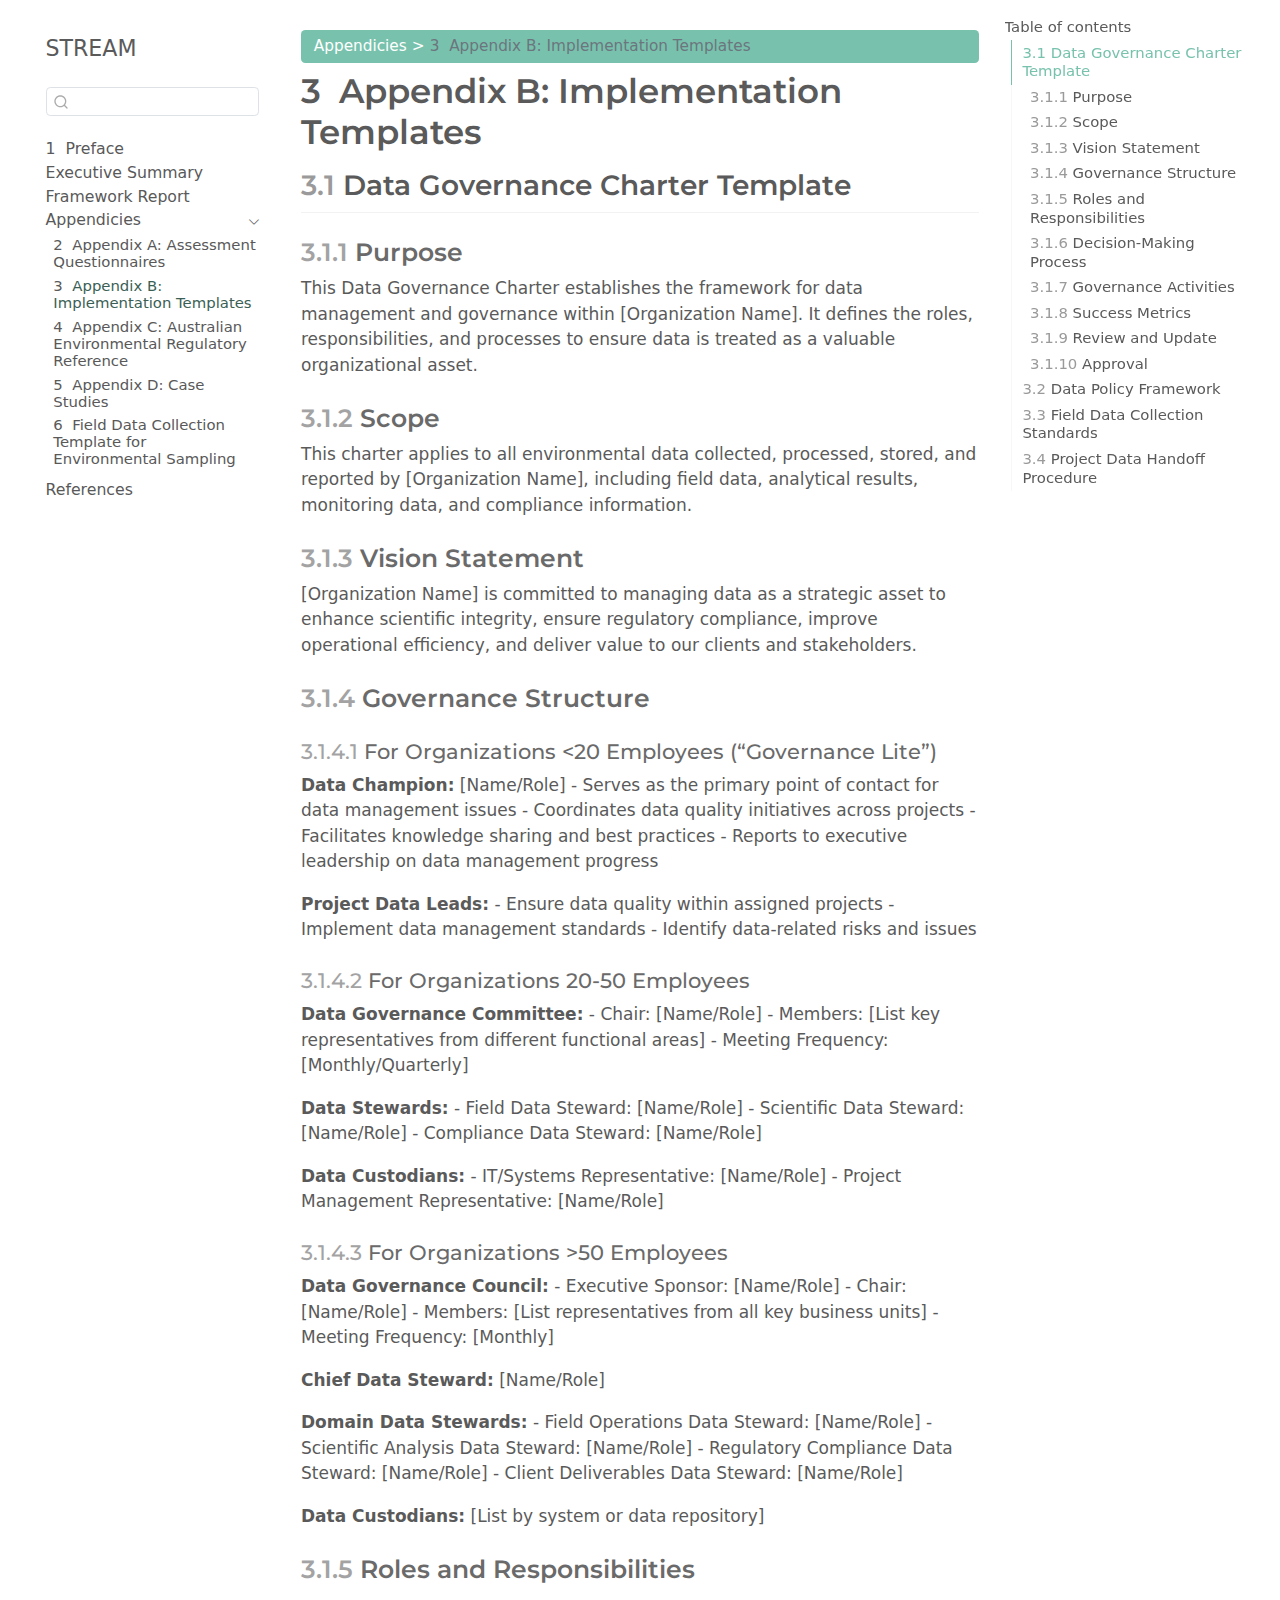
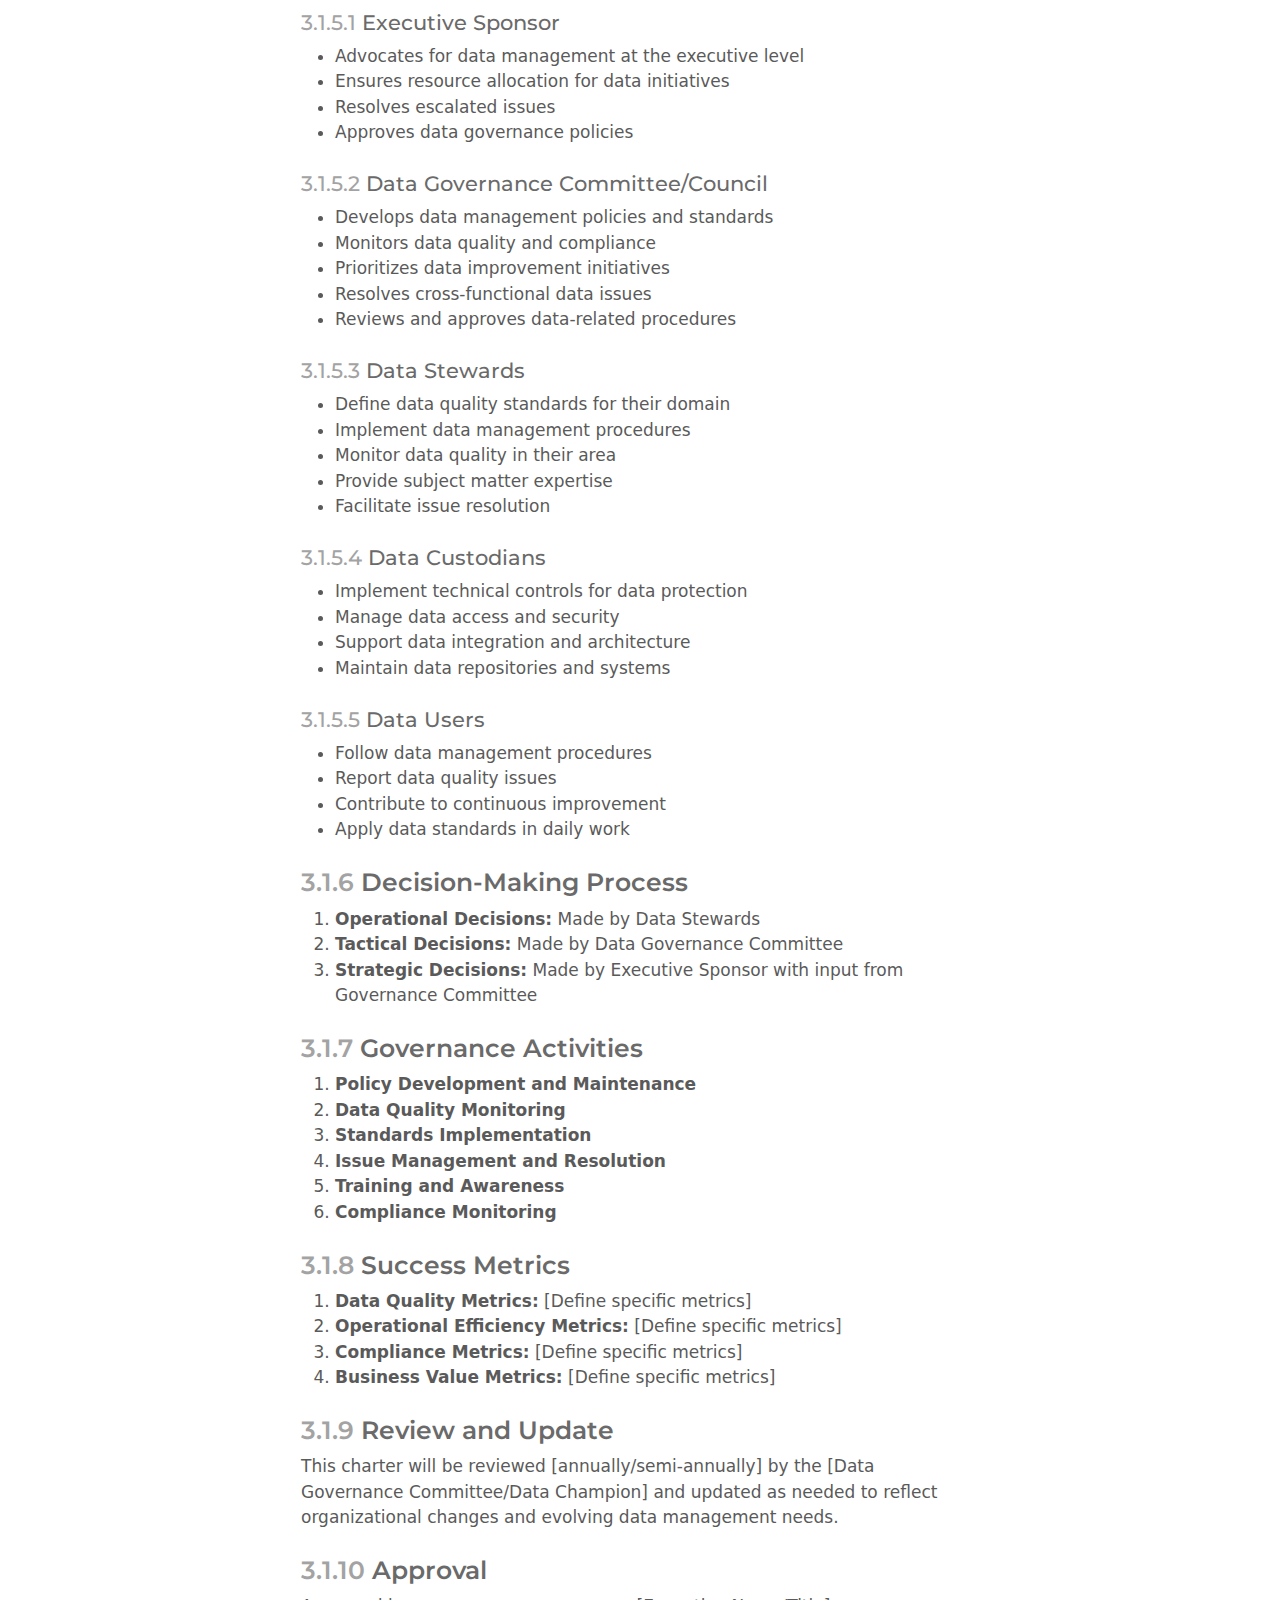
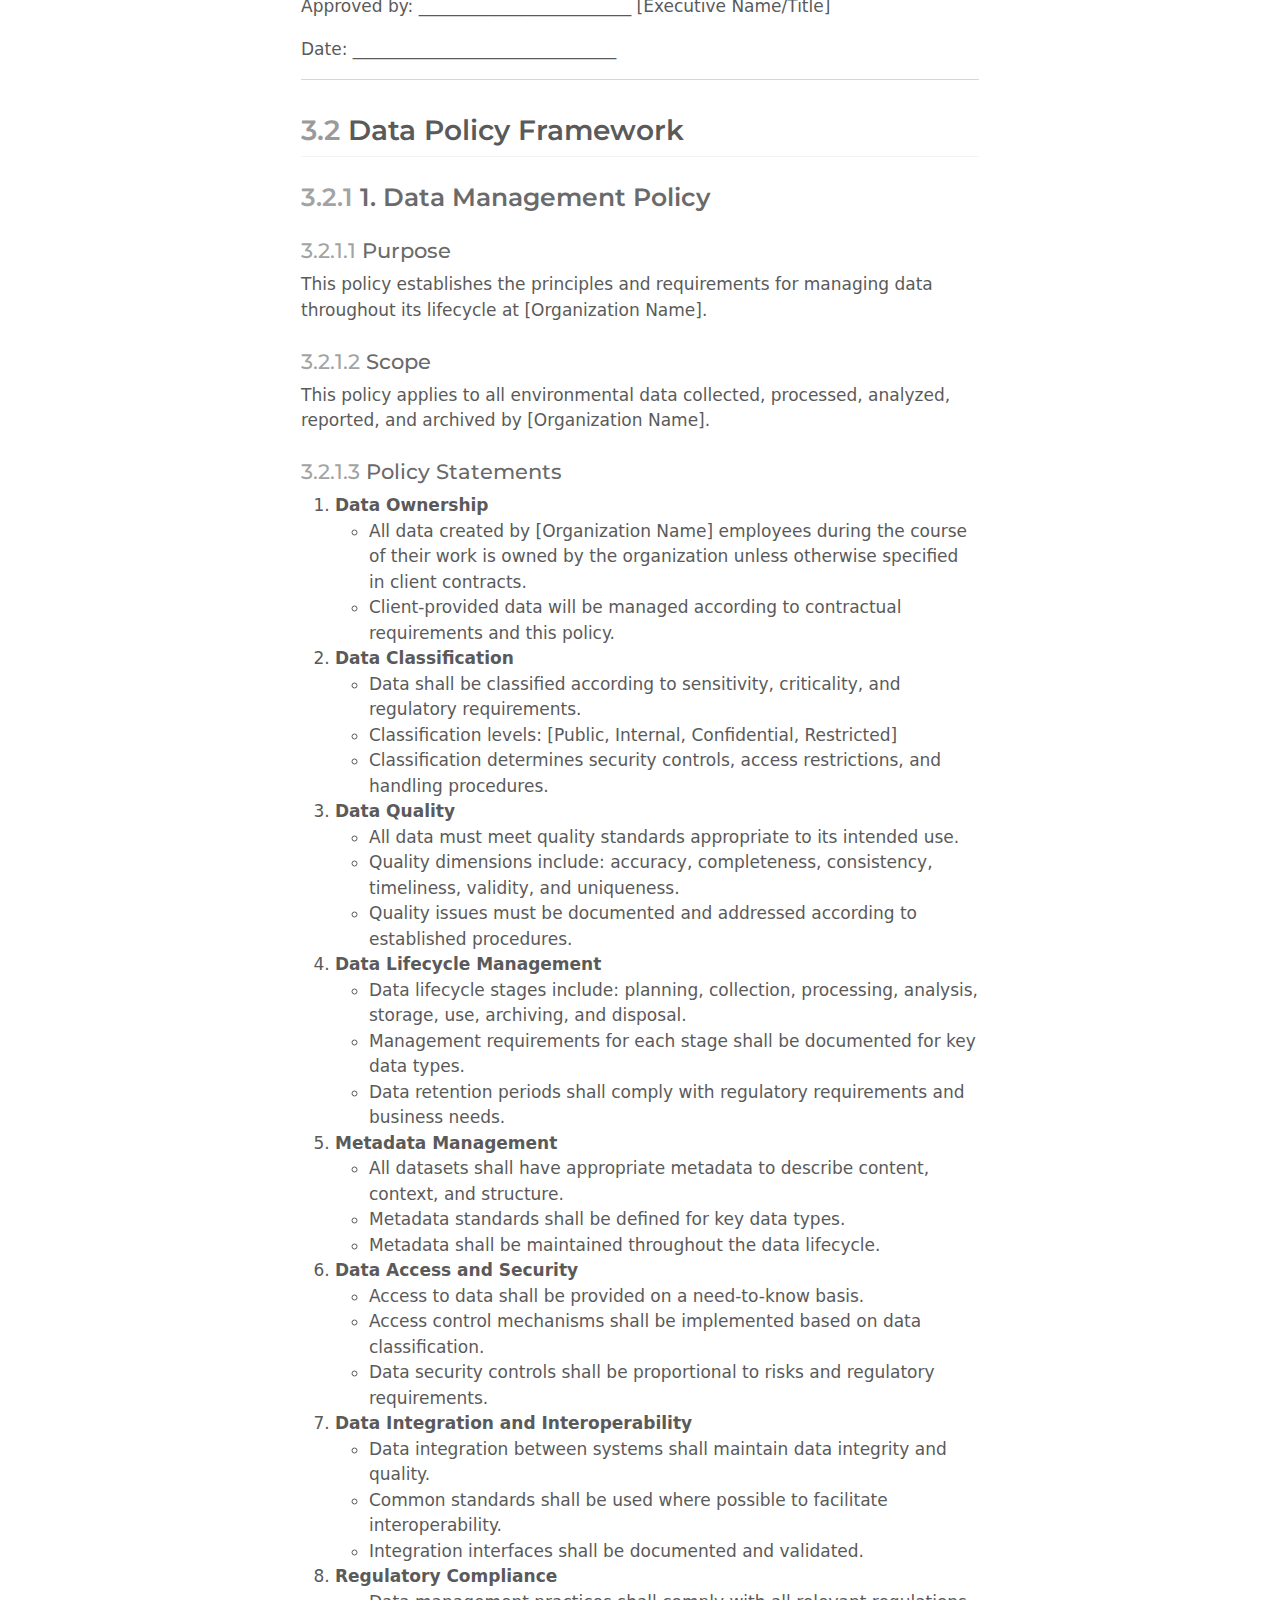
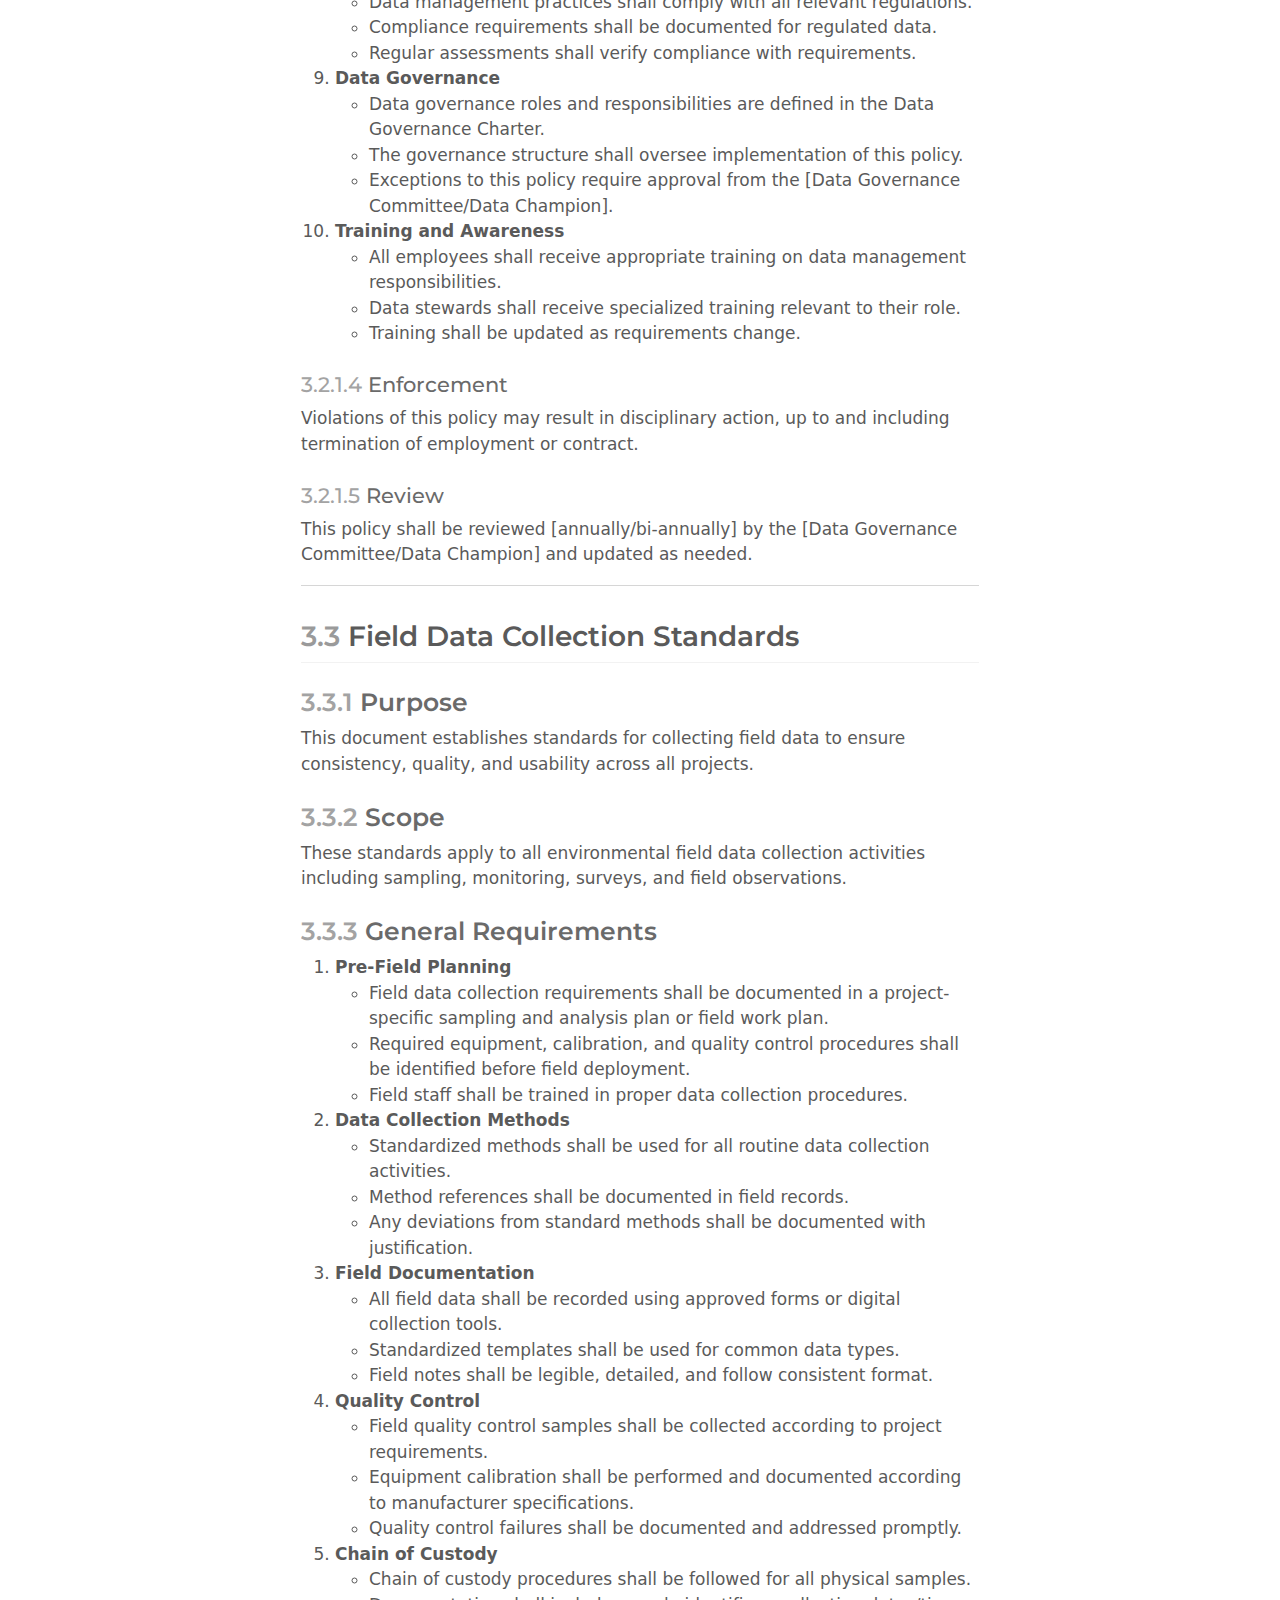
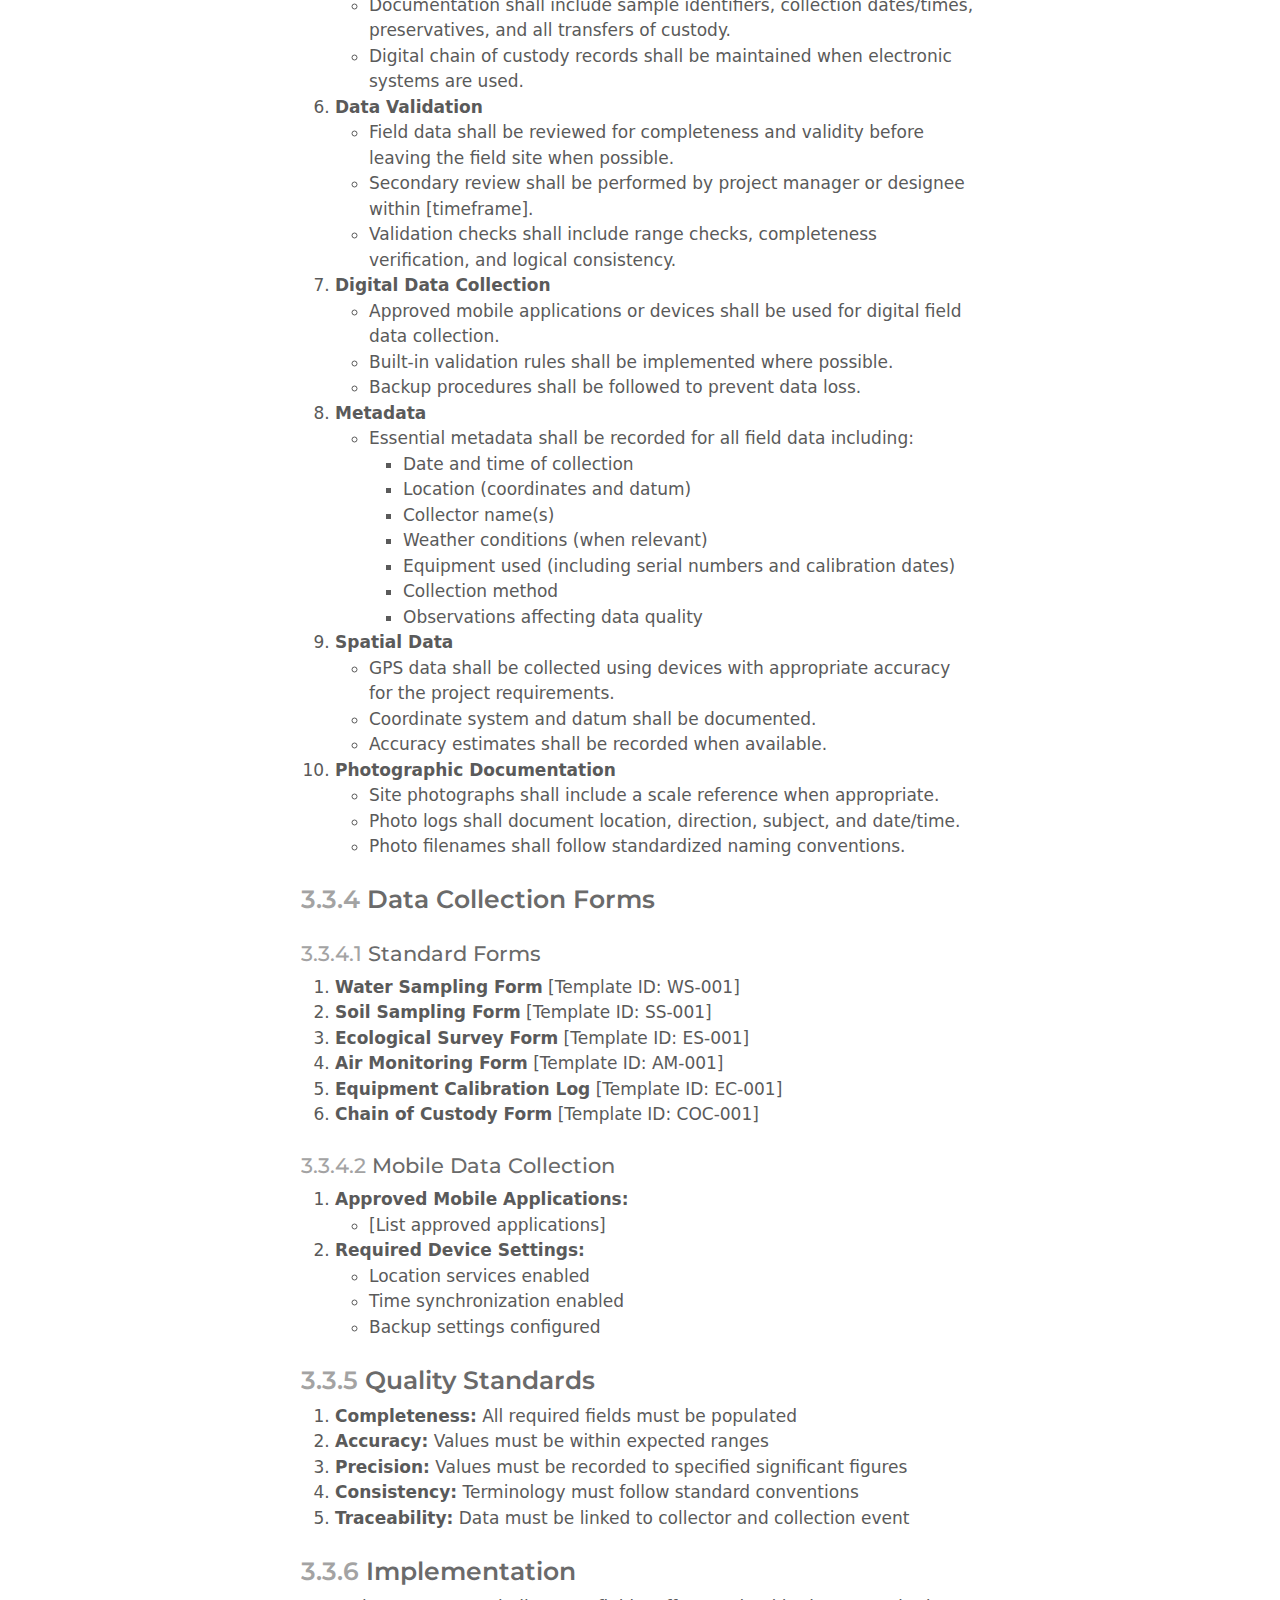
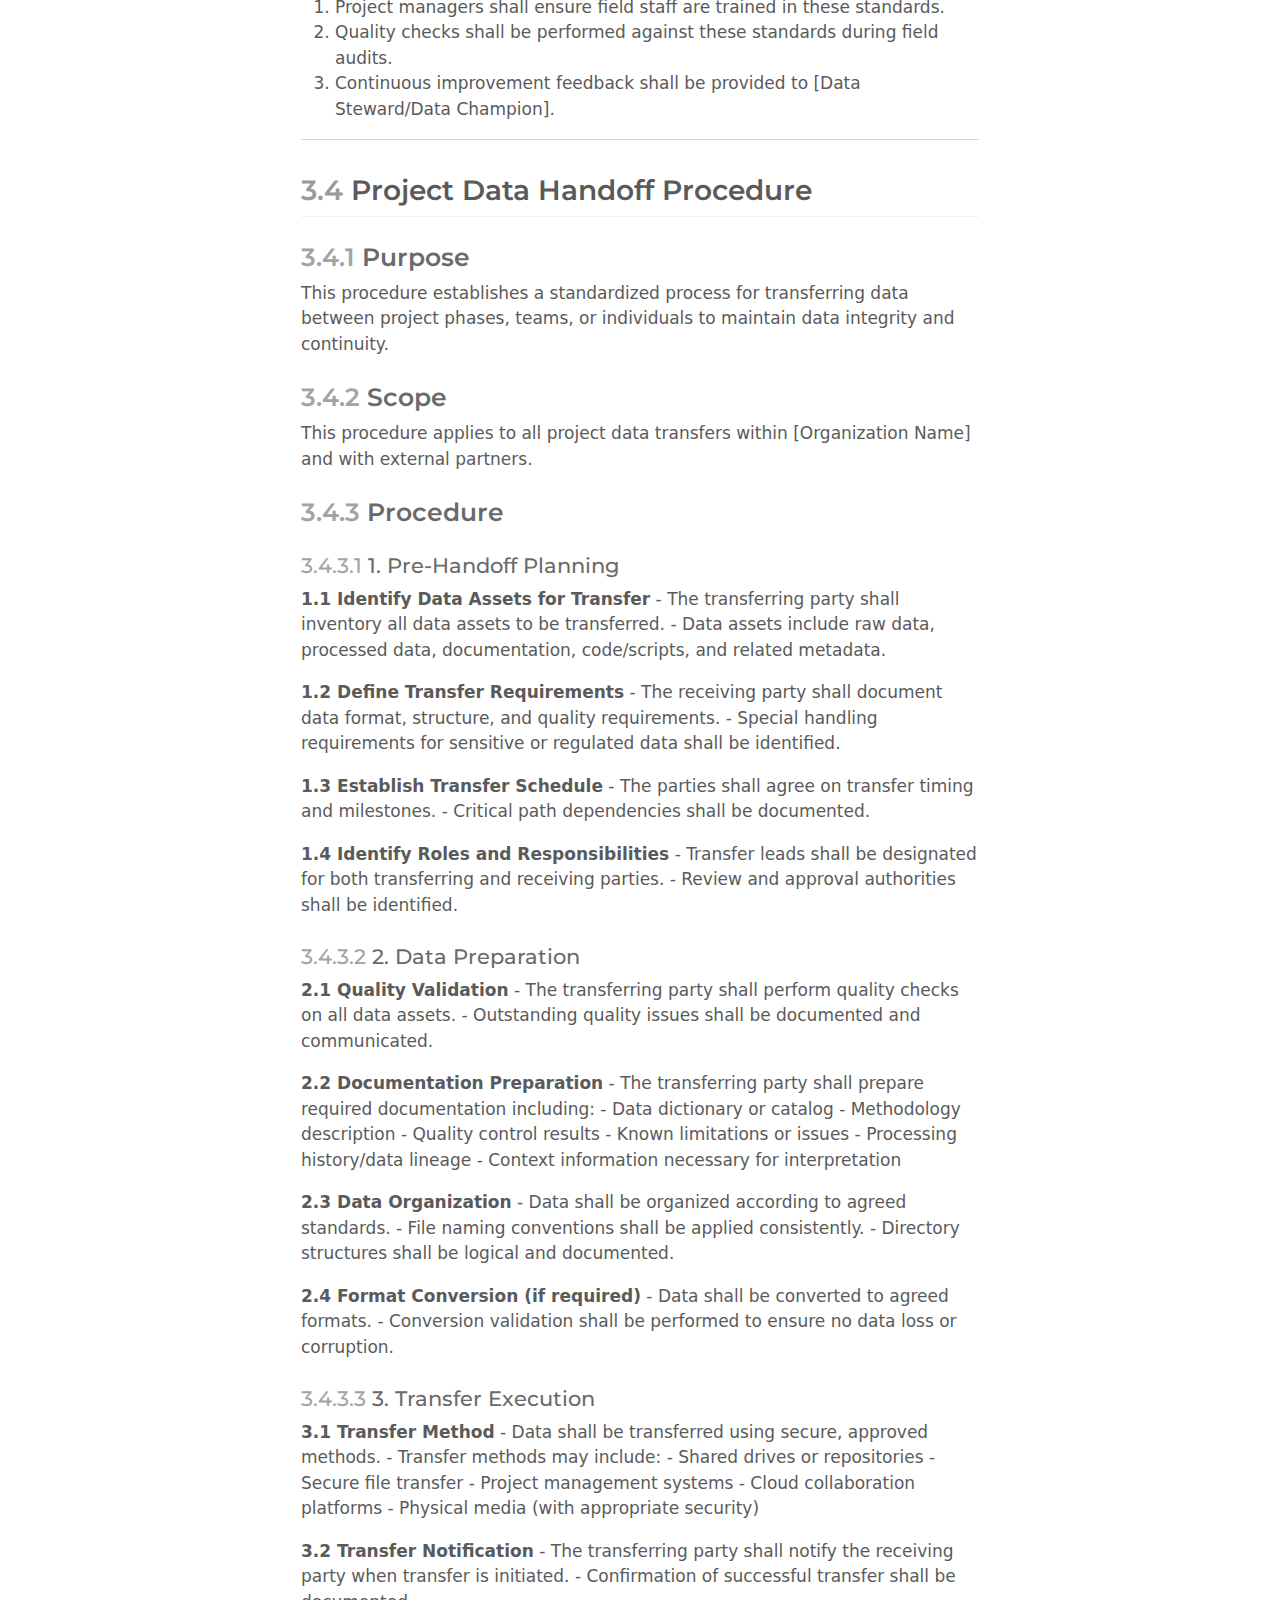
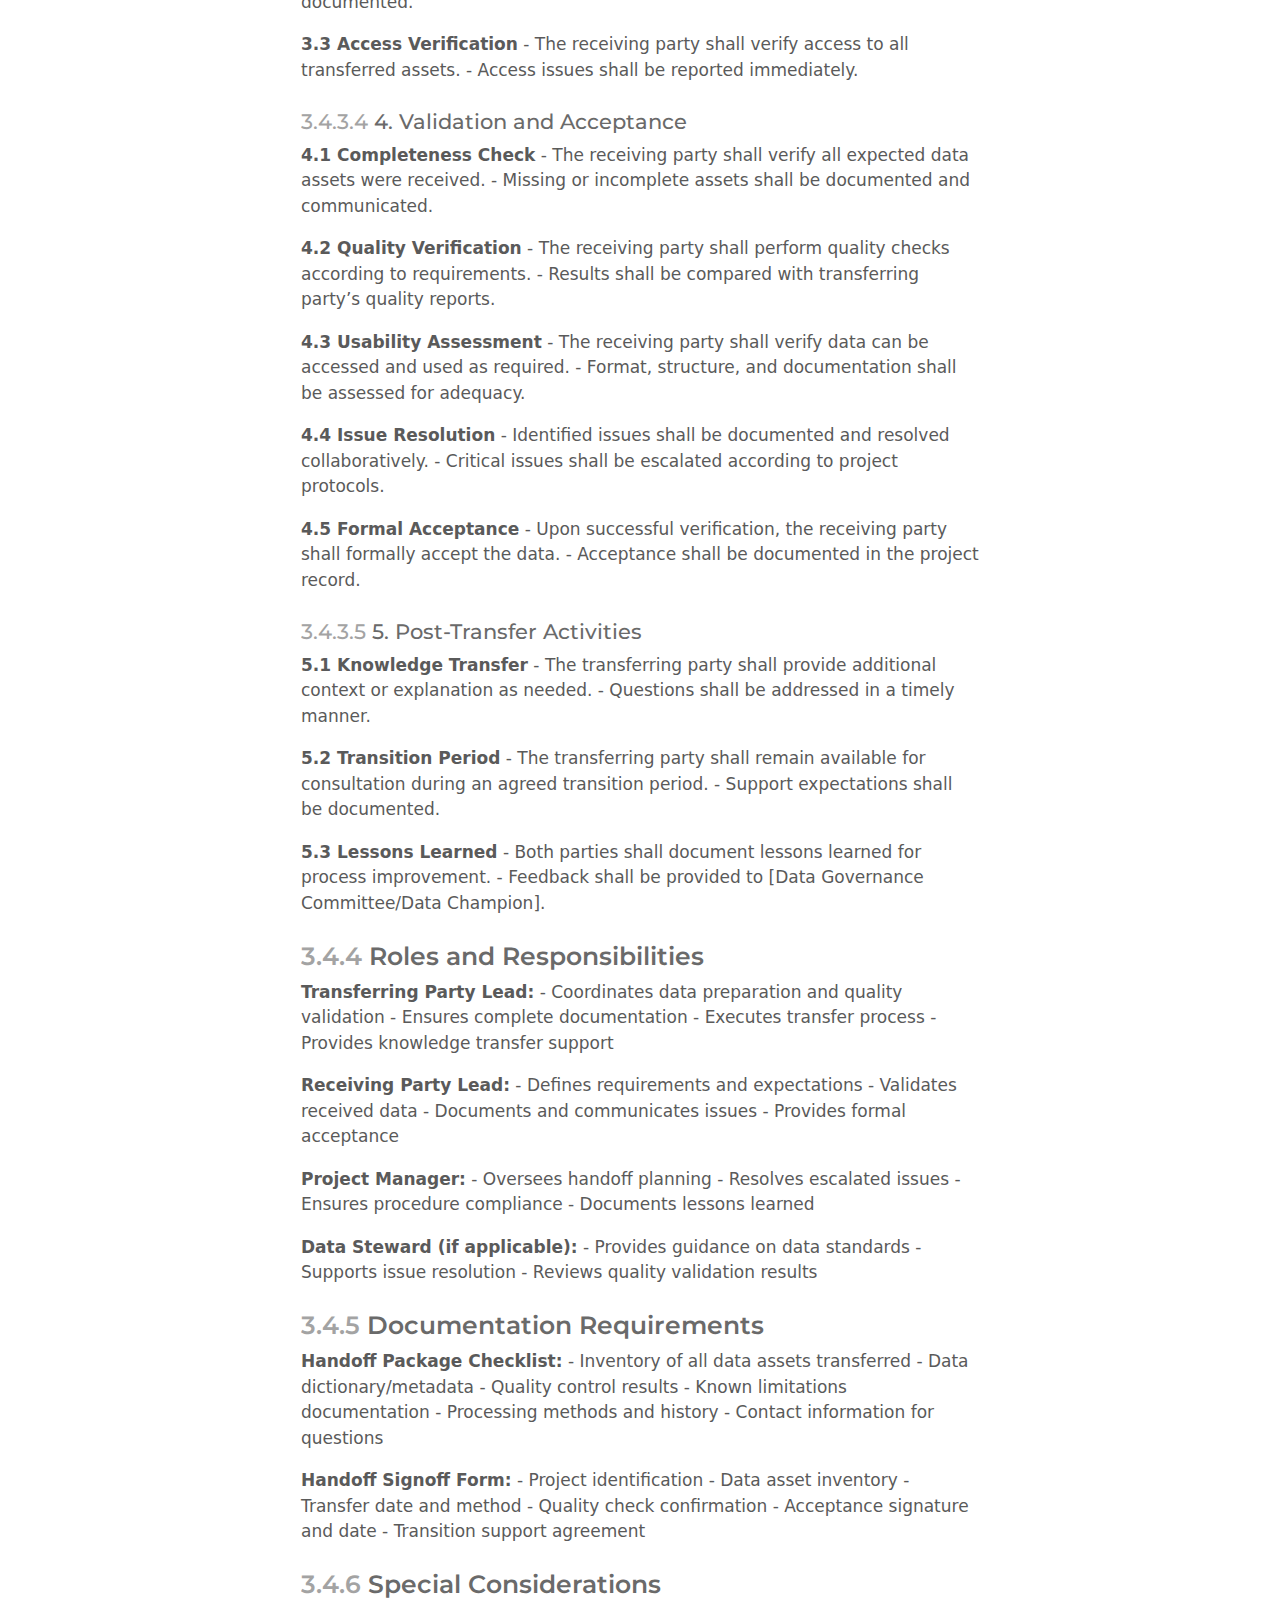
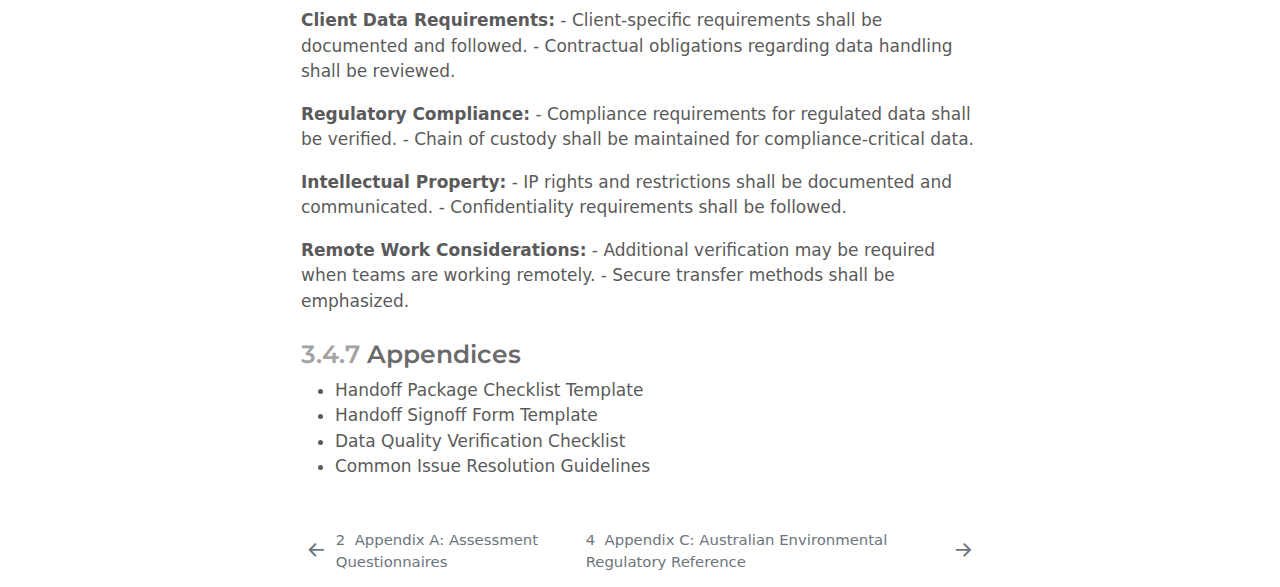
<file: _book/implementation-templates.html>
<!DOCTYPE html>
<html xmlns="http://www.w3.org/1999/xhtml" lang="en" xml:lang="en"><head>

<meta charset="utf-8">
<meta name="generator" content="quarto-1.6.37">

<meta name="viewport" content="width=device-width, initial-scale=1.0, user-scalable=yes">


<title>3&nbsp; Appendix B: Implementation Templates – STREAM</title>
<style>
code{white-space: pre-wrap;}
span.smallcaps{font-variant: small-caps;}
div.columns{display: flex; gap: min(4vw, 1.5em);}
div.column{flex: auto; overflow-x: auto;}
div.hanging-indent{margin-left: 1.5em; text-indent: -1.5em;}
ul.task-list{list-style: none;}
ul.task-list li input[type="checkbox"] {
  width: 0.8em;
  margin: 0 0.8em 0.2em -1em; /* quarto-specific, see https://github.com/quarto-dev/quarto-cli/issues/4556 */ 
  vertical-align: middle;
}
</style>


<script src="site_libs/quarto-nav/quarto-nav.js"></script>
<script src="site_libs/quarto-nav/headroom.min.js"></script>
<script src="site_libs/clipboard/clipboard.min.js"></script>
<script src="site_libs/quarto-search/autocomplete.umd.js"></script>
<script src="site_libs/quarto-search/fuse.min.js"></script>
<script src="site_libs/quarto-search/quarto-search.js"></script>
<meta name="quarto:offset" content="./">
<link href="./regulatory-reference.html" rel="next">
<link href="./assessment-questionnaires.html" rel="prev">
<script src="site_libs/quarto-html/quarto.js"></script>
<script src="site_libs/quarto-html/popper.min.js"></script>
<script src="site_libs/quarto-html/tippy.umd.min.js"></script>
<script src="site_libs/quarto-html/anchor.min.js"></script>
<link href="site_libs/quarto-html/tippy.css" rel="stylesheet">
<link href="site_libs/quarto-html/quarto-syntax-highlighting-29e2c20b02301cfff04dc8050bf30c7e.css" rel="stylesheet" id="quarto-text-highlighting-styles">
<script src="site_libs/bootstrap/bootstrap.min.js"></script>
<link href="site_libs/bootstrap/bootstrap-icons.css" rel="stylesheet">
<link href="site_libs/bootstrap/bootstrap-301b071a21cd99959bcfde38c2e024c6.min.css" rel="stylesheet" append-hash="true" id="quarto-bootstrap" data-mode="light">
<script id="quarto-search-options" type="application/json">{
  "location": "sidebar",
  "copy-button": false,
  "collapse-after": 3,
  "panel-placement": "start",
  "type": "textbox",
  "limit": 50,
  "keyboard-shortcut": [
    "f",
    "/",
    "s"
  ],
  "show-item-context": false,
  "language": {
    "search-no-results-text": "No results",
    "search-matching-documents-text": "matching documents",
    "search-copy-link-title": "Copy link to search",
    "search-hide-matches-text": "Hide additional matches",
    "search-more-match-text": "more match in this document",
    "search-more-matches-text": "more matches in this document",
    "search-clear-button-title": "Clear",
    "search-text-placeholder": "",
    "search-detached-cancel-button-title": "Cancel",
    "search-submit-button-title": "Submit",
    "search-label": "Search"
  }
}</script>


</head>

<body class="nav-sidebar floating">

<div id="quarto-search-results"></div>
  <header id="quarto-header" class="headroom fixed-top">
  <nav class="quarto-secondary-nav">
    <div class="container-fluid d-flex">
      <button type="button" class="quarto-btn-toggle btn" data-bs-toggle="collapse" role="button" data-bs-target=".quarto-sidebar-collapse-item" aria-controls="quarto-sidebar" aria-expanded="false" aria-label="Toggle sidebar navigation" onclick="if (window.quartoToggleHeadroom) { window.quartoToggleHeadroom(); }">
        <i class="bi bi-layout-text-sidebar-reverse"></i>
      </button>
        <nav class="quarto-page-breadcrumbs" aria-label="breadcrumb"><ol class="breadcrumb"><li class="breadcrumb-item"><a href="./assessment-questionnaires.html">Appendicies</a></li><li class="breadcrumb-item"><a href="./implementation-templates.html"><span class="chapter-number">3</span>&nbsp; <span class="chapter-title">Appendix B: Implementation Templates</span></a></li></ol></nav>
        <a class="flex-grow-1" role="navigation" data-bs-toggle="collapse" data-bs-target=".quarto-sidebar-collapse-item" aria-controls="quarto-sidebar" aria-expanded="false" aria-label="Toggle sidebar navigation" onclick="if (window.quartoToggleHeadroom) { window.quartoToggleHeadroom(); }">      
        </a>
      <button type="button" class="btn quarto-search-button" aria-label="Search" onclick="window.quartoOpenSearch();">
        <i class="bi bi-search"></i>
      </button>
    </div>
  </nav>
</header>
<!-- content -->
<div id="quarto-content" class="quarto-container page-columns page-rows-contents page-layout-article">
<!-- sidebar -->
  <nav id="quarto-sidebar" class="sidebar collapse collapse-horizontal quarto-sidebar-collapse-item sidebar-navigation floating overflow-auto">
    <div class="pt-lg-2 mt-2 text-left sidebar-header">
    <div class="sidebar-title mb-0 py-0">
      <a href="./">STREAM</a> 
    </div>
      </div>
        <div class="mt-2 flex-shrink-0 align-items-center">
        <div class="sidebar-search">
        <div id="quarto-search" class="" title="Search"></div>
        </div>
        </div>
    <div class="sidebar-menu-container"> 
    <ul class="list-unstyled mt-1">
        <li class="sidebar-item">
  <div class="sidebar-item-container"> 
  <a href="./index.html" class="sidebar-item-text sidebar-link">
 <span class="menu-text"><span class="chapter-number">1</span>&nbsp; <span class="chapter-title">Preface</span></span></a>
  </div>
</li>
        <li class="sidebar-item">
  <div class="sidebar-item-container"> 
  <a href="./executive-summary.html" class="sidebar-item-text sidebar-link">
 <span class="menu-text">Executive Summary</span></a>
  </div>
</li>
        <li class="sidebar-item">
  <div class="sidebar-item-container"> 
  <a href="./framework-report.html" class="sidebar-item-text sidebar-link">
 <span class="menu-text">Framework Report</span></a>
  </div>
</li>
        <li class="sidebar-item sidebar-item-section">
      <div class="sidebar-item-container"> 
            <a class="sidebar-item-text sidebar-link text-start" data-bs-toggle="collapse" data-bs-target="#quarto-sidebar-section-1" role="navigation" aria-expanded="true">
 <span class="menu-text">Appendicies</span></a>
          <a class="sidebar-item-toggle text-start" data-bs-toggle="collapse" data-bs-target="#quarto-sidebar-section-1" role="navigation" aria-expanded="true" aria-label="Toggle section">
            <i class="bi bi-chevron-right ms-2"></i>
          </a> 
      </div>
      <ul id="quarto-sidebar-section-1" class="collapse list-unstyled sidebar-section depth1 show">  
          <li class="sidebar-item">
  <div class="sidebar-item-container"> 
  <a href="./assessment-questionnaires.html" class="sidebar-item-text sidebar-link">
 <span class="menu-text"><span class="chapter-number">2</span>&nbsp; <span class="chapter-title">Appendix A: Assessment Questionnaires</span></span></a>
  </div>
</li>
          <li class="sidebar-item">
  <div class="sidebar-item-container"> 
  <a href="./implementation-templates.html" class="sidebar-item-text sidebar-link active">
 <span class="menu-text"><span class="chapter-number">3</span>&nbsp; <span class="chapter-title">Appendix B: Implementation Templates</span></span></a>
  </div>
</li>
          <li class="sidebar-item">
  <div class="sidebar-item-container"> 
  <a href="./regulatory-reference.html" class="sidebar-item-text sidebar-link">
 <span class="menu-text"><span class="chapter-number">4</span>&nbsp; <span class="chapter-title">Appendix C: Australian Environmental Regulatory Reference</span></span></a>
  </div>
</li>
          <li class="sidebar-item">
  <div class="sidebar-item-container"> 
  <a href="./case-studies.html" class="sidebar-item-text sidebar-link">
 <span class="menu-text"><span class="chapter-number">5</span>&nbsp; <span class="chapter-title">Appendix D: Case Studies</span></span></a>
  </div>
</li>
          <li class="sidebar-item">
  <div class="sidebar-item-container"> 
  <a href="./field-data-template.html" class="sidebar-item-text sidebar-link">
 <span class="menu-text"><span class="chapter-number">6</span>&nbsp; <span class="chapter-title">Field Data Collection Template for Environmental Sampling</span></span></a>
  </div>
</li>
      </ul>
  </li>
        <li class="sidebar-item">
  <div class="sidebar-item-container"> 
  <a href="./references.html" class="sidebar-item-text sidebar-link">
 <span class="menu-text">References</span></a>
  </div>
</li>
    </ul>
    </div>
</nav>
<div id="quarto-sidebar-glass" class="quarto-sidebar-collapse-item" data-bs-toggle="collapse" data-bs-target=".quarto-sidebar-collapse-item"></div>
<!-- margin-sidebar -->
    <div id="quarto-margin-sidebar" class="sidebar margin-sidebar">
        <nav id="TOC" role="doc-toc" class="toc-active">
    <h2 id="toc-title">Table of contents</h2>
   
  <ul>
  <li><a href="#data-governance-charter-template" id="toc-data-governance-charter-template" class="nav-link active" data-scroll-target="#data-governance-charter-template"><span class="header-section-number">3.1</span> Data Governance Charter Template</a>
  <ul class="collapse">
  <li><a href="#purpose" id="toc-purpose" class="nav-link" data-scroll-target="#purpose"><span class="header-section-number">3.1.1</span> Purpose</a></li>
  <li><a href="#scope" id="toc-scope" class="nav-link" data-scroll-target="#scope"><span class="header-section-number">3.1.2</span> Scope</a></li>
  <li><a href="#vision-statement" id="toc-vision-statement" class="nav-link" data-scroll-target="#vision-statement"><span class="header-section-number">3.1.3</span> Vision Statement</a></li>
  <li><a href="#governance-structure" id="toc-governance-structure" class="nav-link" data-scroll-target="#governance-structure"><span class="header-section-number">3.1.4</span> Governance Structure</a></li>
  <li><a href="#roles-and-responsibilities" id="toc-roles-and-responsibilities" class="nav-link" data-scroll-target="#roles-and-responsibilities"><span class="header-section-number">3.1.5</span> Roles and Responsibilities</a></li>
  <li><a href="#decision-making-process" id="toc-decision-making-process" class="nav-link" data-scroll-target="#decision-making-process"><span class="header-section-number">3.1.6</span> Decision-Making Process</a></li>
  <li><a href="#governance-activities" id="toc-governance-activities" class="nav-link" data-scroll-target="#governance-activities"><span class="header-section-number">3.1.7</span> Governance Activities</a></li>
  <li><a href="#success-metrics" id="toc-success-metrics" class="nav-link" data-scroll-target="#success-metrics"><span class="header-section-number">3.1.8</span> Success Metrics</a></li>
  <li><a href="#review-and-update" id="toc-review-and-update" class="nav-link" data-scroll-target="#review-and-update"><span class="header-section-number">3.1.9</span> Review and Update</a></li>
  <li><a href="#approval" id="toc-approval" class="nav-link" data-scroll-target="#approval"><span class="header-section-number">3.1.10</span> Approval</a></li>
  </ul></li>
  <li><a href="#data-policy-framework" id="toc-data-policy-framework" class="nav-link" data-scroll-target="#data-policy-framework"><span class="header-section-number">3.2</span> Data Policy Framework</a>
  <ul class="collapse">
  <li><a href="#data-management-policy" id="toc-data-management-policy" class="nav-link" data-scroll-target="#data-management-policy"><span class="header-section-number">3.2.1</span> 1. Data Management Policy</a></li>
  </ul></li>
  <li><a href="#field-data-collection-standards" id="toc-field-data-collection-standards" class="nav-link" data-scroll-target="#field-data-collection-standards"><span class="header-section-number">3.3</span> Field Data Collection Standards</a>
  <ul class="collapse">
  <li><a href="#purpose-2" id="toc-purpose-2" class="nav-link" data-scroll-target="#purpose-2"><span class="header-section-number">3.3.1</span> Purpose</a></li>
  <li><a href="#scope-2" id="toc-scope-2" class="nav-link" data-scroll-target="#scope-2"><span class="header-section-number">3.3.2</span> Scope</a></li>
  <li><a href="#general-requirements" id="toc-general-requirements" class="nav-link" data-scroll-target="#general-requirements"><span class="header-section-number">3.3.3</span> General Requirements</a></li>
  <li><a href="#data-collection-forms" id="toc-data-collection-forms" class="nav-link" data-scroll-target="#data-collection-forms"><span class="header-section-number">3.3.4</span> Data Collection Forms</a></li>
  <li><a href="#quality-standards" id="toc-quality-standards" class="nav-link" data-scroll-target="#quality-standards"><span class="header-section-number">3.3.5</span> Quality Standards</a></li>
  <li><a href="#implementation" id="toc-implementation" class="nav-link" data-scroll-target="#implementation"><span class="header-section-number">3.3.6</span> Implementation</a></li>
  </ul></li>
  <li><a href="#project-data-handoff-procedure" id="toc-project-data-handoff-procedure" class="nav-link" data-scroll-target="#project-data-handoff-procedure"><span class="header-section-number">3.4</span> Project Data Handoff Procedure</a>
  <ul class="collapse">
  <li><a href="#purpose-3" id="toc-purpose-3" class="nav-link" data-scroll-target="#purpose-3"><span class="header-section-number">3.4.1</span> Purpose</a></li>
  <li><a href="#scope-3" id="toc-scope-3" class="nav-link" data-scroll-target="#scope-3"><span class="header-section-number">3.4.2</span> Scope</a></li>
  <li><a href="#procedure" id="toc-procedure" class="nav-link" data-scroll-target="#procedure"><span class="header-section-number">3.4.3</span> Procedure</a></li>
  <li><a href="#roles-and-responsibilities-1" id="toc-roles-and-responsibilities-1" class="nav-link" data-scroll-target="#roles-and-responsibilities-1"><span class="header-section-number">3.4.4</span> Roles and Responsibilities</a></li>
  <li><a href="#documentation-requirements" id="toc-documentation-requirements" class="nav-link" data-scroll-target="#documentation-requirements"><span class="header-section-number">3.4.5</span> Documentation Requirements</a></li>
  <li><a href="#special-considerations" id="toc-special-considerations" class="nav-link" data-scroll-target="#special-considerations"><span class="header-section-number">3.4.6</span> Special Considerations</a></li>
  <li><a href="#appendices" id="toc-appendices" class="nav-link" data-scroll-target="#appendices"><span class="header-section-number">3.4.7</span> Appendices</a></li>
  </ul></li>
  </ul>
</nav>
    </div>
<!-- main -->
<main class="content" id="quarto-document-content">

<header id="title-block-header" class="quarto-title-block default"><nav class="quarto-page-breadcrumbs quarto-title-breadcrumbs d-none d-lg-block" aria-label="breadcrumb"><ol class="breadcrumb"><li class="breadcrumb-item"><a href="./assessment-questionnaires.html">Appendicies</a></li><li class="breadcrumb-item"><a href="./implementation-templates.html"><span class="chapter-number">3</span>&nbsp; <span class="chapter-title">Appendix B: Implementation Templates</span></a></li></ol></nav>
<div class="quarto-title">
<h1 class="title"><span class="chapter-number">3</span>&nbsp; <span class="chapter-title">Appendix B: Implementation Templates</span></h1>
</div>



<div class="quarto-title-meta">

    
  
    
  </div>
  


</header>


<section id="data-governance-charter-template" class="level2" data-number="3.1">
<h2 data-number="3.1" class="anchored" data-anchor-id="data-governance-charter-template"><span class="header-section-number">3.1</span> Data Governance Charter Template</h2>
<section id="purpose" class="level3" data-number="3.1.1">
<h3 data-number="3.1.1" class="anchored" data-anchor-id="purpose"><span class="header-section-number">3.1.1</span> Purpose</h3>
<p>This Data Governance Charter establishes the framework for data management and governance within [Organization Name]. It defines the roles, responsibilities, and processes to ensure data is treated as a valuable organizational asset.</p>
</section>
<section id="scope" class="level3" data-number="3.1.2">
<h3 data-number="3.1.2" class="anchored" data-anchor-id="scope"><span class="header-section-number">3.1.2</span> Scope</h3>
<p>This charter applies to all environmental data collected, processed, stored, and reported by [Organization Name], including field data, analytical results, monitoring data, and compliance information.</p>
</section>
<section id="vision-statement" class="level3" data-number="3.1.3">
<h3 data-number="3.1.3" class="anchored" data-anchor-id="vision-statement"><span class="header-section-number">3.1.3</span> Vision Statement</h3>
<p>[Organization Name] is committed to managing data as a strategic asset to enhance scientific integrity, ensure regulatory compliance, improve operational efficiency, and deliver value to our clients and stakeholders.</p>
</section>
<section id="governance-structure" class="level3" data-number="3.1.4">
<h3 data-number="3.1.4" class="anchored" data-anchor-id="governance-structure"><span class="header-section-number">3.1.4</span> Governance Structure</h3>
<section id="for-organizations-20-employees-governance-lite" class="level4" data-number="3.1.4.1">
<h4 data-number="3.1.4.1" class="anchored" data-anchor-id="for-organizations-20-employees-governance-lite"><span class="header-section-number">3.1.4.1</span> For Organizations &lt;20 Employees (“Governance Lite”)</h4>
<p><strong>Data Champion:</strong> [Name/Role] - Serves as the primary point of contact for data management issues - Coordinates data quality initiatives across projects - Facilitates knowledge sharing and best practices - Reports to executive leadership on data management progress</p>
<p><strong>Project Data Leads:</strong> - Ensure data quality within assigned projects - Implement data management standards - Identify data-related risks and issues</p>
</section>
<section id="for-organizations-20-50-employees" class="level4" data-number="3.1.4.2">
<h4 data-number="3.1.4.2" class="anchored" data-anchor-id="for-organizations-20-50-employees"><span class="header-section-number">3.1.4.2</span> For Organizations 20-50 Employees</h4>
<p><strong>Data Governance Committee:</strong> - Chair: [Name/Role] - Members: [List key representatives from different functional areas] - Meeting Frequency: [Monthly/Quarterly]</p>
<p><strong>Data Stewards:</strong> - Field Data Steward: [Name/Role] - Scientific Data Steward: [Name/Role] - Compliance Data Steward: [Name/Role]</p>
<p><strong>Data Custodians:</strong> - IT/Systems Representative: [Name/Role] - Project Management Representative: [Name/Role]</p>
</section>
<section id="for-organizations-50-employees" class="level4" data-number="3.1.4.3">
<h4 data-number="3.1.4.3" class="anchored" data-anchor-id="for-organizations-50-employees"><span class="header-section-number">3.1.4.3</span> For Organizations &gt;50 Employees</h4>
<p><strong>Data Governance Council:</strong> - Executive Sponsor: [Name/Role] - Chair: [Name/Role] - Members: [List representatives from all key business units] - Meeting Frequency: [Monthly]</p>
<p><strong>Chief Data Steward:</strong> [Name/Role]</p>
<p><strong>Domain Data Stewards:</strong> - Field Operations Data Steward: [Name/Role] - Scientific Analysis Data Steward: [Name/Role] - Regulatory Compliance Data Steward: [Name/Role] - Client Deliverables Data Steward: [Name/Role]</p>
<p><strong>Data Custodians:</strong> [List by system or data repository]</p>
</section>
</section>
<section id="roles-and-responsibilities" class="level3" data-number="3.1.5">
<h3 data-number="3.1.5" class="anchored" data-anchor-id="roles-and-responsibilities"><span class="header-section-number">3.1.5</span> Roles and Responsibilities</h3>
<section id="executive-sponsor" class="level4" data-number="3.1.5.1">
<h4 data-number="3.1.5.1" class="anchored" data-anchor-id="executive-sponsor"><span class="header-section-number">3.1.5.1</span> Executive Sponsor</h4>
<ul>
<li>Advocates for data management at the executive level</li>
<li>Ensures resource allocation for data initiatives</li>
<li>Resolves escalated issues</li>
<li>Approves data governance policies</li>
</ul>
</section>
<section id="data-governance-committeecouncil" class="level4" data-number="3.1.5.2">
<h4 data-number="3.1.5.2" class="anchored" data-anchor-id="data-governance-committeecouncil"><span class="header-section-number">3.1.5.2</span> Data Governance Committee/Council</h4>
<ul>
<li>Develops data management policies and standards</li>
<li>Monitors data quality and compliance</li>
<li>Prioritizes data improvement initiatives</li>
<li>Resolves cross-functional data issues</li>
<li>Reviews and approves data-related procedures</li>
</ul>
</section>
<section id="data-stewards" class="level4" data-number="3.1.5.3">
<h4 data-number="3.1.5.3" class="anchored" data-anchor-id="data-stewards"><span class="header-section-number">3.1.5.3</span> Data Stewards</h4>
<ul>
<li>Define data quality standards for their domain</li>
<li>Implement data management procedures</li>
<li>Monitor data quality in their area</li>
<li>Provide subject matter expertise</li>
<li>Facilitate issue resolution</li>
</ul>
</section>
<section id="data-custodians" class="level4" data-number="3.1.5.4">
<h4 data-number="3.1.5.4" class="anchored" data-anchor-id="data-custodians"><span class="header-section-number">3.1.5.4</span> Data Custodians</h4>
<ul>
<li>Implement technical controls for data protection</li>
<li>Manage data access and security</li>
<li>Support data integration and architecture</li>
<li>Maintain data repositories and systems</li>
</ul>
</section>
<section id="data-users" class="level4" data-number="3.1.5.5">
<h4 data-number="3.1.5.5" class="anchored" data-anchor-id="data-users"><span class="header-section-number">3.1.5.5</span> Data Users</h4>
<ul>
<li>Follow data management procedures</li>
<li>Report data quality issues</li>
<li>Contribute to continuous improvement</li>
<li>Apply data standards in daily work</li>
</ul>
</section>
</section>
<section id="decision-making-process" class="level3" data-number="3.1.6">
<h3 data-number="3.1.6" class="anchored" data-anchor-id="decision-making-process"><span class="header-section-number">3.1.6</span> Decision-Making Process</h3>
<ol type="1">
<li><strong>Operational Decisions:</strong> Made by Data Stewards</li>
<li><strong>Tactical Decisions:</strong> Made by Data Governance Committee</li>
<li><strong>Strategic Decisions:</strong> Made by Executive Sponsor with input from Governance Committee</li>
</ol>
</section>
<section id="governance-activities" class="level3" data-number="3.1.7">
<h3 data-number="3.1.7" class="anchored" data-anchor-id="governance-activities"><span class="header-section-number">3.1.7</span> Governance Activities</h3>
<ol type="1">
<li><strong>Policy Development and Maintenance</strong></li>
<li><strong>Data Quality Monitoring</strong></li>
<li><strong>Standards Implementation</strong></li>
<li><strong>Issue Management and Resolution</strong></li>
<li><strong>Training and Awareness</strong></li>
<li><strong>Compliance Monitoring</strong></li>
</ol>
</section>
<section id="success-metrics" class="level3" data-number="3.1.8">
<h3 data-number="3.1.8" class="anchored" data-anchor-id="success-metrics"><span class="header-section-number">3.1.8</span> Success Metrics</h3>
<ol type="1">
<li><strong>Data Quality Metrics:</strong> [Define specific metrics]</li>
<li><strong>Operational Efficiency Metrics:</strong> [Define specific metrics]</li>
<li><strong>Compliance Metrics:</strong> [Define specific metrics]</li>
<li><strong>Business Value Metrics:</strong> [Define specific metrics]</li>
</ol>
</section>
<section id="review-and-update" class="level3" data-number="3.1.9">
<h3 data-number="3.1.9" class="anchored" data-anchor-id="review-and-update"><span class="header-section-number">3.1.9</span> Review and Update</h3>
<p>This charter will be reviewed [annually/semi-annually] by the [Data Governance Committee/Data Champion] and updated as needed to reflect organizational changes and evolving data management needs.</p>
</section>
<section id="approval" class="level3" data-number="3.1.10">
<h3 data-number="3.1.10" class="anchored" data-anchor-id="approval"><span class="header-section-number">3.1.10</span> Approval</h3>
<p>Approved by: _________________________ [Executive Name/Title]</p>
<p>Date: _______________________________</p>
<hr>
</section>
</section>
<section id="data-policy-framework" class="level2" data-number="3.2">
<h2 data-number="3.2" class="anchored" data-anchor-id="data-policy-framework"><span class="header-section-number">3.2</span> Data Policy Framework</h2>
<section id="data-management-policy" class="level3" data-number="3.2.1">
<h3 data-number="3.2.1" class="anchored" data-anchor-id="data-management-policy"><span class="header-section-number">3.2.1</span> 1. Data Management Policy</h3>
<section id="purpose-1" class="level4" data-number="3.2.1.1">
<h4 data-number="3.2.1.1" class="anchored" data-anchor-id="purpose-1"><span class="header-section-number">3.2.1.1</span> Purpose</h4>
<p>This policy establishes the principles and requirements for managing data throughout its lifecycle at [Organization Name].</p>
</section>
<section id="scope-1" class="level4" data-number="3.2.1.2">
<h4 data-number="3.2.1.2" class="anchored" data-anchor-id="scope-1"><span class="header-section-number">3.2.1.2</span> Scope</h4>
<p>This policy applies to all environmental data collected, processed, analyzed, reported, and archived by [Organization Name].</p>
</section>
<section id="policy-statements" class="level4" data-number="3.2.1.3">
<h4 data-number="3.2.1.3" class="anchored" data-anchor-id="policy-statements"><span class="header-section-number">3.2.1.3</span> Policy Statements</h4>
<ol type="1">
<li><strong>Data Ownership</strong>
<ul>
<li>All data created by [Organization Name] employees during the course of their work is owned by the organization unless otherwise specified in client contracts.</li>
<li>Client-provided data will be managed according to contractual requirements and this policy.</li>
</ul></li>
<li><strong>Data Classification</strong>
<ul>
<li>Data shall be classified according to sensitivity, criticality, and regulatory requirements.</li>
<li>Classification levels: [Public, Internal, Confidential, Restricted]</li>
<li>Classification determines security controls, access restrictions, and handling procedures.</li>
</ul></li>
<li><strong>Data Quality</strong>
<ul>
<li>All data must meet quality standards appropriate to its intended use.</li>
<li>Quality dimensions include: accuracy, completeness, consistency, timeliness, validity, and uniqueness.</li>
<li>Quality issues must be documented and addressed according to established procedures.</li>
</ul></li>
<li><strong>Data Lifecycle Management</strong>
<ul>
<li>Data lifecycle stages include: planning, collection, processing, analysis, storage, use, archiving, and disposal.</li>
<li>Management requirements for each stage shall be documented for key data types.</li>
<li>Data retention periods shall comply with regulatory requirements and business needs.</li>
</ul></li>
<li><strong>Metadata Management</strong>
<ul>
<li>All datasets shall have appropriate metadata to describe content, context, and structure.</li>
<li>Metadata standards shall be defined for key data types.</li>
<li>Metadata shall be maintained throughout the data lifecycle.</li>
</ul></li>
<li><strong>Data Access and Security</strong>
<ul>
<li>Access to data shall be provided on a need-to-know basis.</li>
<li>Access control mechanisms shall be implemented based on data classification.</li>
<li>Data security controls shall be proportional to risks and regulatory requirements.</li>
</ul></li>
<li><strong>Data Integration and Interoperability</strong>
<ul>
<li>Data integration between systems shall maintain data integrity and quality.</li>
<li>Common standards shall be used where possible to facilitate interoperability.</li>
<li>Integration interfaces shall be documented and validated.</li>
</ul></li>
<li><strong>Regulatory Compliance</strong>
<ul>
<li>Data management practices shall comply with all relevant regulations.</li>
<li>Compliance requirements shall be documented for regulated data.</li>
<li>Regular assessments shall verify compliance with requirements.</li>
</ul></li>
<li><strong>Data Governance</strong>
<ul>
<li>Data governance roles and responsibilities are defined in the Data Governance Charter.</li>
<li>The governance structure shall oversee implementation of this policy.</li>
<li>Exceptions to this policy require approval from the [Data Governance Committee/Data Champion].</li>
</ul></li>
<li><strong>Training and Awareness</strong>
<ul>
<li>All employees shall receive appropriate training on data management responsibilities.</li>
<li>Data stewards shall receive specialized training relevant to their role.</li>
<li>Training shall be updated as requirements change.</li>
</ul></li>
</ol>
</section>
<section id="enforcement" class="level4" data-number="3.2.1.4">
<h4 data-number="3.2.1.4" class="anchored" data-anchor-id="enforcement"><span class="header-section-number">3.2.1.4</span> Enforcement</h4>
<p>Violations of this policy may result in disciplinary action, up to and including termination of employment or contract.</p>
</section>
<section id="review" class="level4" data-number="3.2.1.5">
<h4 data-number="3.2.1.5" class="anchored" data-anchor-id="review"><span class="header-section-number">3.2.1.5</span> Review</h4>
<p>This policy shall be reviewed [annually/bi-annually] by the [Data Governance Committee/Data Champion] and updated as needed.</p>
<hr>
</section>
</section>
</section>
<section id="field-data-collection-standards" class="level2" data-number="3.3">
<h2 data-number="3.3" class="anchored" data-anchor-id="field-data-collection-standards"><span class="header-section-number">3.3</span> Field Data Collection Standards</h2>
<section id="purpose-2" class="level3" data-number="3.3.1">
<h3 data-number="3.3.1" class="anchored" data-anchor-id="purpose-2"><span class="header-section-number">3.3.1</span> Purpose</h3>
<p>This document establishes standards for collecting field data to ensure consistency, quality, and usability across all projects.</p>
</section>
<section id="scope-2" class="level3" data-number="3.3.2">
<h3 data-number="3.3.2" class="anchored" data-anchor-id="scope-2"><span class="header-section-number">3.3.2</span> Scope</h3>
<p>These standards apply to all environmental field data collection activities including sampling, monitoring, surveys, and field observations.</p>
</section>
<section id="general-requirements" class="level3" data-number="3.3.3">
<h3 data-number="3.3.3" class="anchored" data-anchor-id="general-requirements"><span class="header-section-number">3.3.3</span> General Requirements</h3>
<ol type="1">
<li><strong>Pre-Field Planning</strong>
<ul>
<li>Field data collection requirements shall be documented in a project-specific sampling and analysis plan or field work plan.</li>
<li>Required equipment, calibration, and quality control procedures shall be identified before field deployment.</li>
<li>Field staff shall be trained in proper data collection procedures.</li>
</ul></li>
<li><strong>Data Collection Methods</strong>
<ul>
<li>Standardized methods shall be used for all routine data collection activities.</li>
<li>Method references shall be documented in field records.</li>
<li>Any deviations from standard methods shall be documented with justification.</li>
</ul></li>
<li><strong>Field Documentation</strong>
<ul>
<li>All field data shall be recorded using approved forms or digital collection tools.</li>
<li>Standardized templates shall be used for common data types.</li>
<li>Field notes shall be legible, detailed, and follow consistent format.</li>
</ul></li>
<li><strong>Quality Control</strong>
<ul>
<li>Field quality control samples shall be collected according to project requirements.</li>
<li>Equipment calibration shall be performed and documented according to manufacturer specifications.</li>
<li>Quality control failures shall be documented and addressed promptly.</li>
</ul></li>
<li><strong>Chain of Custody</strong>
<ul>
<li>Chain of custody procedures shall be followed for all physical samples.</li>
<li>Documentation shall include sample identifiers, collection dates/times, preservatives, and all transfers of custody.</li>
<li>Digital chain of custody records shall be maintained when electronic systems are used.</li>
</ul></li>
<li><strong>Data Validation</strong>
<ul>
<li>Field data shall be reviewed for completeness and validity before leaving the field site when possible.</li>
<li>Secondary review shall be performed by project manager or designee within [timeframe].</li>
<li>Validation checks shall include range checks, completeness verification, and logical consistency.</li>
</ul></li>
<li><strong>Digital Data Collection</strong>
<ul>
<li>Approved mobile applications or devices shall be used for digital field data collection.</li>
<li>Built-in validation rules shall be implemented where possible.</li>
<li>Backup procedures shall be followed to prevent data loss.</li>
</ul></li>
<li><strong>Metadata</strong>
<ul>
<li>Essential metadata shall be recorded for all field data including:
<ul>
<li>Date and time of collection</li>
<li>Location (coordinates and datum)</li>
<li>Collector name(s)</li>
<li>Weather conditions (when relevant)</li>
<li>Equipment used (including serial numbers and calibration dates)</li>
<li>Collection method</li>
<li>Observations affecting data quality</li>
</ul></li>
</ul></li>
<li><strong>Spatial Data</strong>
<ul>
<li>GPS data shall be collected using devices with appropriate accuracy for the project requirements.</li>
<li>Coordinate system and datum shall be documented.</li>
<li>Accuracy estimates shall be recorded when available.</li>
</ul></li>
<li><strong>Photographic Documentation</strong>
<ul>
<li>Site photographs shall include a scale reference when appropriate.</li>
<li>Photo logs shall document location, direction, subject, and date/time.</li>
<li>Photo filenames shall follow standardized naming conventions.</li>
</ul></li>
</ol>
</section>
<section id="data-collection-forms" class="level3" data-number="3.3.4">
<h3 data-number="3.3.4" class="anchored" data-anchor-id="data-collection-forms"><span class="header-section-number">3.3.4</span> Data Collection Forms</h3>
<section id="standard-forms" class="level4" data-number="3.3.4.1">
<h4 data-number="3.3.4.1" class="anchored" data-anchor-id="standard-forms"><span class="header-section-number">3.3.4.1</span> Standard Forms</h4>
<ol type="1">
<li><strong>Water Sampling Form</strong> [Template ID: WS-001]</li>
<li><strong>Soil Sampling Form</strong> [Template ID: SS-001]</li>
<li><strong>Ecological Survey Form</strong> [Template ID: ES-001]</li>
<li><strong>Air Monitoring Form</strong> [Template ID: AM-001]</li>
<li><strong>Equipment Calibration Log</strong> [Template ID: EC-001]</li>
<li><strong>Chain of Custody Form</strong> [Template ID: COC-001]</li>
</ol>
</section>
<section id="mobile-data-collection" class="level4" data-number="3.3.4.2">
<h4 data-number="3.3.4.2" class="anchored" data-anchor-id="mobile-data-collection"><span class="header-section-number">3.3.4.2</span> Mobile Data Collection</h4>
<ol type="1">
<li><strong>Approved Mobile Applications:</strong>
<ul>
<li>[List approved applications]</li>
</ul></li>
<li><strong>Required Device Settings:</strong>
<ul>
<li>Location services enabled</li>
<li>Time synchronization enabled</li>
<li>Backup settings configured</li>
</ul></li>
</ol>
</section>
</section>
<section id="quality-standards" class="level3" data-number="3.3.5">
<h3 data-number="3.3.5" class="anchored" data-anchor-id="quality-standards"><span class="header-section-number">3.3.5</span> Quality Standards</h3>
<ol type="1">
<li><strong>Completeness:</strong> All required fields must be populated</li>
<li><strong>Accuracy:</strong> Values must be within expected ranges</li>
<li><strong>Precision:</strong> Values must be recorded to specified significant figures</li>
<li><strong>Consistency:</strong> Terminology must follow standard conventions</li>
<li><strong>Traceability:</strong> Data must be linked to collector and collection event</li>
</ol>
</section>
<section id="implementation" class="level3" data-number="3.3.6">
<h3 data-number="3.3.6" class="anchored" data-anchor-id="implementation"><span class="header-section-number">3.3.6</span> Implementation</h3>
<ol type="1">
<li>Project managers shall ensure field staff are trained in these standards.</li>
<li>Quality checks shall be performed against these standards during field audits.</li>
<li>Continuous improvement feedback shall be provided to [Data Steward/Data Champion].</li>
</ol>
<hr>
</section>
</section>
<section id="project-data-handoff-procedure" class="level2" data-number="3.4">
<h2 data-number="3.4" class="anchored" data-anchor-id="project-data-handoff-procedure"><span class="header-section-number">3.4</span> Project Data Handoff Procedure</h2>
<section id="purpose-3" class="level3" data-number="3.4.1">
<h3 data-number="3.4.1" class="anchored" data-anchor-id="purpose-3"><span class="header-section-number">3.4.1</span> Purpose</h3>
<p>This procedure establishes a standardized process for transferring data between project phases, teams, or individuals to maintain data integrity and continuity.</p>
</section>
<section id="scope-3" class="level3" data-number="3.4.2">
<h3 data-number="3.4.2" class="anchored" data-anchor-id="scope-3"><span class="header-section-number">3.4.2</span> Scope</h3>
<p>This procedure applies to all project data transfers within [Organization Name] and with external partners.</p>
</section>
<section id="procedure" class="level3" data-number="3.4.3">
<h3 data-number="3.4.3" class="anchored" data-anchor-id="procedure"><span class="header-section-number">3.4.3</span> Procedure</h3>
<section id="pre-handoff-planning" class="level4" data-number="3.4.3.1">
<h4 data-number="3.4.3.1" class="anchored" data-anchor-id="pre-handoff-planning"><span class="header-section-number">3.4.3.1</span> 1. Pre-Handoff Planning</h4>
<p><strong>1.1 Identify Data Assets for Transfer</strong> - The transferring party shall inventory all data assets to be transferred. - Data assets include raw data, processed data, documentation, code/scripts, and related metadata.</p>
<p><strong>1.2 Define Transfer Requirements</strong> - The receiving party shall document data format, structure, and quality requirements. - Special handling requirements for sensitive or regulated data shall be identified.</p>
<p><strong>1.3 Establish Transfer Schedule</strong> - The parties shall agree on transfer timing and milestones. - Critical path dependencies shall be documented.</p>
<p><strong>1.4 Identify Roles and Responsibilities</strong> - Transfer leads shall be designated for both transferring and receiving parties. - Review and approval authorities shall be identified.</p>
</section>
<section id="data-preparation" class="level4" data-number="3.4.3.2">
<h4 data-number="3.4.3.2" class="anchored" data-anchor-id="data-preparation"><span class="header-section-number">3.4.3.2</span> 2. Data Preparation</h4>
<p><strong>2.1 Quality Validation</strong> - The transferring party shall perform quality checks on all data assets. - Outstanding quality issues shall be documented and communicated.</p>
<p><strong>2.2 Documentation Preparation</strong> - The transferring party shall prepare required documentation including: - Data dictionary or catalog - Methodology description - Quality control results - Known limitations or issues - Processing history/data lineage - Context information necessary for interpretation</p>
<p><strong>2.3 Data Organization</strong> - Data shall be organized according to agreed standards. - File naming conventions shall be applied consistently. - Directory structures shall be logical and documented.</p>
<p><strong>2.4 Format Conversion (if required)</strong> - Data shall be converted to agreed formats. - Conversion validation shall be performed to ensure no data loss or corruption.</p>
</section>
<section id="transfer-execution" class="level4" data-number="3.4.3.3">
<h4 data-number="3.4.3.3" class="anchored" data-anchor-id="transfer-execution"><span class="header-section-number">3.4.3.3</span> 3. Transfer Execution</h4>
<p><strong>3.1 Transfer Method</strong> - Data shall be transferred using secure, approved methods. - Transfer methods may include: - Shared drives or repositories - Secure file transfer - Project management systems - Cloud collaboration platforms - Physical media (with appropriate security)</p>
<p><strong>3.2 Transfer Notification</strong> - The transferring party shall notify the receiving party when transfer is initiated. - Confirmation of successful transfer shall be documented.</p>
<p><strong>3.3 Access Verification</strong> - The receiving party shall verify access to all transferred assets. - Access issues shall be reported immediately.</p>
</section>
<section id="validation-and-acceptance" class="level4" data-number="3.4.3.4">
<h4 data-number="3.4.3.4" class="anchored" data-anchor-id="validation-and-acceptance"><span class="header-section-number">3.4.3.4</span> 4. Validation and Acceptance</h4>
<p><strong>4.1 Completeness Check</strong> - The receiving party shall verify all expected data assets were received. - Missing or incomplete assets shall be documented and communicated.</p>
<p><strong>4.2 Quality Verification</strong> - The receiving party shall perform quality checks according to requirements. - Results shall be compared with transferring party’s quality reports.</p>
<p><strong>4.3 Usability Assessment</strong> - The receiving party shall verify data can be accessed and used as required. - Format, structure, and documentation shall be assessed for adequacy.</p>
<p><strong>4.4 Issue Resolution</strong> - Identified issues shall be documented and resolved collaboratively. - Critical issues shall be escalated according to project protocols.</p>
<p><strong>4.5 Formal Acceptance</strong> - Upon successful verification, the receiving party shall formally accept the data. - Acceptance shall be documented in the project record.</p>
</section>
<section id="post-transfer-activities" class="level4" data-number="3.4.3.5">
<h4 data-number="3.4.3.5" class="anchored" data-anchor-id="post-transfer-activities"><span class="header-section-number">3.4.3.5</span> 5. Post-Transfer Activities</h4>
<p><strong>5.1 Knowledge Transfer</strong> - The transferring party shall provide additional context or explanation as needed. - Questions shall be addressed in a timely manner.</p>
<p><strong>5.2 Transition Period</strong> - The transferring party shall remain available for consultation during an agreed transition period. - Support expectations shall be documented.</p>
<p><strong>5.3 Lessons Learned</strong> - Both parties shall document lessons learned for process improvement. - Feedback shall be provided to [Data Governance Committee/Data Champion].</p>
</section>
</section>
<section id="roles-and-responsibilities-1" class="level3" data-number="3.4.4">
<h3 data-number="3.4.4" class="anchored" data-anchor-id="roles-and-responsibilities-1"><span class="header-section-number">3.4.4</span> Roles and Responsibilities</h3>
<p><strong>Transferring Party Lead:</strong> - Coordinates data preparation and quality validation - Ensures complete documentation - Executes transfer process - Provides knowledge transfer support</p>
<p><strong>Receiving Party Lead:</strong> - Defines requirements and expectations - Validates received data - Documents and communicates issues - Provides formal acceptance</p>
<p><strong>Project Manager:</strong> - Oversees handoff planning - Resolves escalated issues - Ensures procedure compliance - Documents lessons learned</p>
<p><strong>Data Steward (if applicable):</strong> - Provides guidance on data standards - Supports issue resolution - Reviews quality validation results</p>
</section>
<section id="documentation-requirements" class="level3" data-number="3.4.5">
<h3 data-number="3.4.5" class="anchored" data-anchor-id="documentation-requirements"><span class="header-section-number">3.4.5</span> Documentation Requirements</h3>
<p><strong>Handoff Package Checklist:</strong> - Inventory of all data assets transferred - Data dictionary/metadata - Quality control results - Known limitations documentation - Processing methods and history - Contact information for questions</p>
<p><strong>Handoff Signoff Form:</strong> - Project identification - Data asset inventory - Transfer date and method - Quality check confirmation - Acceptance signature and date - Transition support agreement</p>
</section>
<section id="special-considerations" class="level3" data-number="3.4.6">
<h3 data-number="3.4.6" class="anchored" data-anchor-id="special-considerations"><span class="header-section-number">3.4.6</span> Special Considerations</h3>
<p><strong>Client Data Requirements:</strong> - Client-specific requirements shall be documented and followed. - Contractual obligations regarding data handling shall be reviewed.</p>
<p><strong>Regulatory Compliance:</strong> - Compliance requirements for regulated data shall be verified. - Chain of custody shall be maintained for compliance-critical data.</p>
<p><strong>Intellectual Property:</strong> - IP rights and restrictions shall be documented and communicated. - Confidentiality requirements shall be followed.</p>
<p><strong>Remote Work Considerations:</strong> - Additional verification may be required when teams are working remotely. - Secure transfer methods shall be emphasized.</p>
</section>
<section id="appendices" class="level3" data-number="3.4.7">
<h3 data-number="3.4.7" class="anchored" data-anchor-id="appendices"><span class="header-section-number">3.4.7</span> Appendices</h3>
<ul>
<li>Handoff Package Checklist Template</li>
<li>Handoff Signoff Form Template</li>
<li>Data Quality Verification Checklist</li>
<li>Common Issue Resolution Guidelines</li>
</ul>


</section>
</section>

</main> <!-- /main -->
<script id="quarto-html-after-body" type="application/javascript">
window.document.addEventListener("DOMContentLoaded", function (event) {
  const toggleBodyColorMode = (bsSheetEl) => {
    const mode = bsSheetEl.getAttribute("data-mode");
    const bodyEl = window.document.querySelector("body");
    if (mode === "dark") {
      bodyEl.classList.add("quarto-dark");
      bodyEl.classList.remove("quarto-light");
    } else {
      bodyEl.classList.add("quarto-light");
      bodyEl.classList.remove("quarto-dark");
    }
  }
  const toggleBodyColorPrimary = () => {
    const bsSheetEl = window.document.querySelector("link#quarto-bootstrap");
    if (bsSheetEl) {
      toggleBodyColorMode(bsSheetEl);
    }
  }
  toggleBodyColorPrimary();  
  const icon = "";
  const anchorJS = new window.AnchorJS();
  anchorJS.options = {
    placement: 'right',
    icon: icon
  };
  anchorJS.add('.anchored');
  const isCodeAnnotation = (el) => {
    for (const clz of el.classList) {
      if (clz.startsWith('code-annotation-')) {                     
        return true;
      }
    }
    return false;
  }
  const onCopySuccess = function(e) {
    // button target
    const button = e.trigger;
    // don't keep focus
    button.blur();
    // flash "checked"
    button.classList.add('code-copy-button-checked');
    var currentTitle = button.getAttribute("title");
    button.setAttribute("title", "Copied!");
    let tooltip;
    if (window.bootstrap) {
      button.setAttribute("data-bs-toggle", "tooltip");
      button.setAttribute("data-bs-placement", "left");
      button.setAttribute("data-bs-title", "Copied!");
      tooltip = new bootstrap.Tooltip(button, 
        { trigger: "manual", 
          customClass: "code-copy-button-tooltip",
          offset: [0, -8]});
      tooltip.show();    
    }
    setTimeout(function() {
      if (tooltip) {
        tooltip.hide();
        button.removeAttribute("data-bs-title");
        button.removeAttribute("data-bs-toggle");
        button.removeAttribute("data-bs-placement");
      }
      button.setAttribute("title", currentTitle);
      button.classList.remove('code-copy-button-checked');
    }, 1000);
    // clear code selection
    e.clearSelection();
  }
  const getTextToCopy = function(trigger) {
      const codeEl = trigger.previousElementSibling.cloneNode(true);
      for (const childEl of codeEl.children) {
        if (isCodeAnnotation(childEl)) {
          childEl.remove();
        }
      }
      return codeEl.innerText;
  }
  const clipboard = new window.ClipboardJS('.code-copy-button:not([data-in-quarto-modal])', {
    text: getTextToCopy
  });
  clipboard.on('success', onCopySuccess);
  if (window.document.getElementById('quarto-embedded-source-code-modal')) {
    const clipboardModal = new window.ClipboardJS('.code-copy-button[data-in-quarto-modal]', {
      text: getTextToCopy,
      container: window.document.getElementById('quarto-embedded-source-code-modal')
    });
    clipboardModal.on('success', onCopySuccess);
  }
    var localhostRegex = new RegExp(/^(?:http|https):\/\/localhost\:?[0-9]*\//);
    var mailtoRegex = new RegExp(/^mailto:/);
      var filterRegex = new RegExp('/' + window.location.host + '/');
    var isInternal = (href) => {
        return filterRegex.test(href) || localhostRegex.test(href) || mailtoRegex.test(href);
    }
    // Inspect non-navigation links and adorn them if external
 	var links = window.document.querySelectorAll('a[href]:not(.nav-link):not(.navbar-brand):not(.toc-action):not(.sidebar-link):not(.sidebar-item-toggle):not(.pagination-link):not(.no-external):not([aria-hidden]):not(.dropdown-item):not(.quarto-navigation-tool):not(.about-link)');
    for (var i=0; i<links.length; i++) {
      const link = links[i];
      if (!isInternal(link.href)) {
        // undo the damage that might have been done by quarto-nav.js in the case of
        // links that we want to consider external
        if (link.dataset.originalHref !== undefined) {
          link.href = link.dataset.originalHref;
        }
      }
    }
  function tippyHover(el, contentFn, onTriggerFn, onUntriggerFn) {
    const config = {
      allowHTML: true,
      maxWidth: 500,
      delay: 100,
      arrow: false,
      appendTo: function(el) {
          return el.parentElement;
      },
      interactive: true,
      interactiveBorder: 10,
      theme: 'quarto',
      placement: 'bottom-start',
    };
    if (contentFn) {
      config.content = contentFn;
    }
    if (onTriggerFn) {
      config.onTrigger = onTriggerFn;
    }
    if (onUntriggerFn) {
      config.onUntrigger = onUntriggerFn;
    }
    window.tippy(el, config); 
  }
  const noterefs = window.document.querySelectorAll('a[role="doc-noteref"]');
  for (var i=0; i<noterefs.length; i++) {
    const ref = noterefs[i];
    tippyHover(ref, function() {
      // use id or data attribute instead here
      let href = ref.getAttribute('data-footnote-href') || ref.getAttribute('href');
      try { href = new URL(href).hash; } catch {}
      const id = href.replace(/^#\/?/, "");
      const note = window.document.getElementById(id);
      if (note) {
        return note.innerHTML;
      } else {
        return "";
      }
    });
  }
  const xrefs = window.document.querySelectorAll('a.quarto-xref');
  const processXRef = (id, note) => {
    // Strip column container classes
    const stripColumnClz = (el) => {
      el.classList.remove("page-full", "page-columns");
      if (el.children) {
        for (const child of el.children) {
          stripColumnClz(child);
        }
      }
    }
    stripColumnClz(note)
    if (id === null || id.startsWith('sec-')) {
      // Special case sections, only their first couple elements
      const container = document.createElement("div");
      if (note.children && note.children.length > 2) {
        container.appendChild(note.children[0].cloneNode(true));
        for (let i = 1; i < note.children.length; i++) {
          const child = note.children[i];
          if (child.tagName === "P" && child.innerText === "") {
            continue;
          } else {
            container.appendChild(child.cloneNode(true));
            break;
          }
        }
        if (window.Quarto?.typesetMath) {
          window.Quarto.typesetMath(container);
        }
        return container.innerHTML
      } else {
        if (window.Quarto?.typesetMath) {
          window.Quarto.typesetMath(note);
        }
        return note.innerHTML;
      }
    } else {
      // Remove any anchor links if they are present
      const anchorLink = note.querySelector('a.anchorjs-link');
      if (anchorLink) {
        anchorLink.remove();
      }
      if (window.Quarto?.typesetMath) {
        window.Quarto.typesetMath(note);
      }
      if (note.classList.contains("callout")) {
        return note.outerHTML;
      } else {
        return note.innerHTML;
      }
    }
  }
  for (var i=0; i<xrefs.length; i++) {
    const xref = xrefs[i];
    tippyHover(xref, undefined, function(instance) {
      instance.disable();
      let url = xref.getAttribute('href');
      let hash = undefined; 
      if (url.startsWith('#')) {
        hash = url;
      } else {
        try { hash = new URL(url).hash; } catch {}
      }
      if (hash) {
        const id = hash.replace(/^#\/?/, "");
        const note = window.document.getElementById(id);
        if (note !== null) {
          try {
            const html = processXRef(id, note.cloneNode(true));
            instance.setContent(html);
          } finally {
            instance.enable();
            instance.show();
          }
        } else {
          // See if we can fetch this
          fetch(url.split('#')[0])
          .then(res => res.text())
          .then(html => {
            const parser = new DOMParser();
            const htmlDoc = parser.parseFromString(html, "text/html");
            const note = htmlDoc.getElementById(id);
            if (note !== null) {
              const html = processXRef(id, note);
              instance.setContent(html);
            } 
          }).finally(() => {
            instance.enable();
            instance.show();
          });
        }
      } else {
        // See if we can fetch a full url (with no hash to target)
        // This is a special case and we should probably do some content thinning / targeting
        fetch(url)
        .then(res => res.text())
        .then(html => {
          const parser = new DOMParser();
          const htmlDoc = parser.parseFromString(html, "text/html");
          const note = htmlDoc.querySelector('main.content');
          if (note !== null) {
            // This should only happen for chapter cross references
            // (since there is no id in the URL)
            // remove the first header
            if (note.children.length > 0 && note.children[0].tagName === "HEADER") {
              note.children[0].remove();
            }
            const html = processXRef(null, note);
            instance.setContent(html);
          } 
        }).finally(() => {
          instance.enable();
          instance.show();
        });
      }
    }, function(instance) {
    });
  }
      let selectedAnnoteEl;
      const selectorForAnnotation = ( cell, annotation) => {
        let cellAttr = 'data-code-cell="' + cell + '"';
        let lineAttr = 'data-code-annotation="' +  annotation + '"';
        const selector = 'span[' + cellAttr + '][' + lineAttr + ']';
        return selector;
      }
      const selectCodeLines = (annoteEl) => {
        const doc = window.document;
        const targetCell = annoteEl.getAttribute("data-target-cell");
        const targetAnnotation = annoteEl.getAttribute("data-target-annotation");
        const annoteSpan = window.document.querySelector(selectorForAnnotation(targetCell, targetAnnotation));
        const lines = annoteSpan.getAttribute("data-code-lines").split(",");
        const lineIds = lines.map((line) => {
          return targetCell + "-" + line;
        })
        let top = null;
        let height = null;
        let parent = null;
        if (lineIds.length > 0) {
            //compute the position of the single el (top and bottom and make a div)
            const el = window.document.getElementById(lineIds[0]);
            top = el.offsetTop;
            height = el.offsetHeight;
            parent = el.parentElement.parentElement;
          if (lineIds.length > 1) {
            const lastEl = window.document.getElementById(lineIds[lineIds.length - 1]);
            const bottom = lastEl.offsetTop + lastEl.offsetHeight;
            height = bottom - top;
          }
          if (top !== null && height !== null && parent !== null) {
            // cook up a div (if necessary) and position it 
            let div = window.document.getElementById("code-annotation-line-highlight");
            if (div === null) {
              div = window.document.createElement("div");
              div.setAttribute("id", "code-annotation-line-highlight");
              div.style.position = 'absolute';
              parent.appendChild(div);
            }
            div.style.top = top - 2 + "px";
            div.style.height = height + 4 + "px";
            div.style.left = 0;
            let gutterDiv = window.document.getElementById("code-annotation-line-highlight-gutter");
            if (gutterDiv === null) {
              gutterDiv = window.document.createElement("div");
              gutterDiv.setAttribute("id", "code-annotation-line-highlight-gutter");
              gutterDiv.style.position = 'absolute';
              const codeCell = window.document.getElementById(targetCell);
              const gutter = codeCell.querySelector('.code-annotation-gutter');
              gutter.appendChild(gutterDiv);
            }
            gutterDiv.style.top = top - 2 + "px";
            gutterDiv.style.height = height + 4 + "px";
          }
          selectedAnnoteEl = annoteEl;
        }
      };
      const unselectCodeLines = () => {
        const elementsIds = ["code-annotation-line-highlight", "code-annotation-line-highlight-gutter"];
        elementsIds.forEach((elId) => {
          const div = window.document.getElementById(elId);
          if (div) {
            div.remove();
          }
        });
        selectedAnnoteEl = undefined;
      };
        // Handle positioning of the toggle
    window.addEventListener(
      "resize",
      throttle(() => {
        elRect = undefined;
        if (selectedAnnoteEl) {
          selectCodeLines(selectedAnnoteEl);
        }
      }, 10)
    );
    function throttle(fn, ms) {
    let throttle = false;
    let timer;
      return (...args) => {
        if(!throttle) { // first call gets through
            fn.apply(this, args);
            throttle = true;
        } else { // all the others get throttled
            if(timer) clearTimeout(timer); // cancel #2
            timer = setTimeout(() => {
              fn.apply(this, args);
              timer = throttle = false;
            }, ms);
        }
      };
    }
      // Attach click handler to the DT
      const annoteDls = window.document.querySelectorAll('dt[data-target-cell]');
      for (const annoteDlNode of annoteDls) {
        annoteDlNode.addEventListener('click', (event) => {
          const clickedEl = event.target;
          if (clickedEl !== selectedAnnoteEl) {
            unselectCodeLines();
            const activeEl = window.document.querySelector('dt[data-target-cell].code-annotation-active');
            if (activeEl) {
              activeEl.classList.remove('code-annotation-active');
            }
            selectCodeLines(clickedEl);
            clickedEl.classList.add('code-annotation-active');
          } else {
            // Unselect the line
            unselectCodeLines();
            clickedEl.classList.remove('code-annotation-active');
          }
        });
      }
  const findCites = (el) => {
    const parentEl = el.parentElement;
    if (parentEl) {
      const cites = parentEl.dataset.cites;
      if (cites) {
        return {
          el,
          cites: cites.split(' ')
        };
      } else {
        return findCites(el.parentElement)
      }
    } else {
      return undefined;
    }
  };
  var bibliorefs = window.document.querySelectorAll('a[role="doc-biblioref"]');
  for (var i=0; i<bibliorefs.length; i++) {
    const ref = bibliorefs[i];
    const citeInfo = findCites(ref);
    if (citeInfo) {
      tippyHover(citeInfo.el, function() {
        var popup = window.document.createElement('div');
        citeInfo.cites.forEach(function(cite) {
          var citeDiv = window.document.createElement('div');
          citeDiv.classList.add('hanging-indent');
          citeDiv.classList.add('csl-entry');
          var biblioDiv = window.document.getElementById('ref-' + cite);
          if (biblioDiv) {
            citeDiv.innerHTML = biblioDiv.innerHTML;
          }
          popup.appendChild(citeDiv);
        });
        return popup.innerHTML;
      });
    }
  }
});
</script>
<nav class="page-navigation">
  <div class="nav-page nav-page-previous">
      <a href="./assessment-questionnaires.html" class="pagination-link" aria-label="Appendix A: Assessment Questionnaires">
        <i class="bi bi-arrow-left-short"></i> <span class="nav-page-text"><span class="chapter-number">2</span>&nbsp; <span class="chapter-title">Appendix A: Assessment Questionnaires</span></span>
      </a>          
  </div>
  <div class="nav-page nav-page-next">
      <a href="./regulatory-reference.html" class="pagination-link" aria-label="Appendix C: Australian Environmental Regulatory Reference">
        <span class="nav-page-text"><span class="chapter-number">4</span>&nbsp; <span class="chapter-title">Appendix C: Australian Environmental Regulatory Reference</span></span> <i class="bi bi-arrow-right-short"></i>
      </a>
  </div>
</nav>
</div> <!-- /content -->




</body></html>
</file>
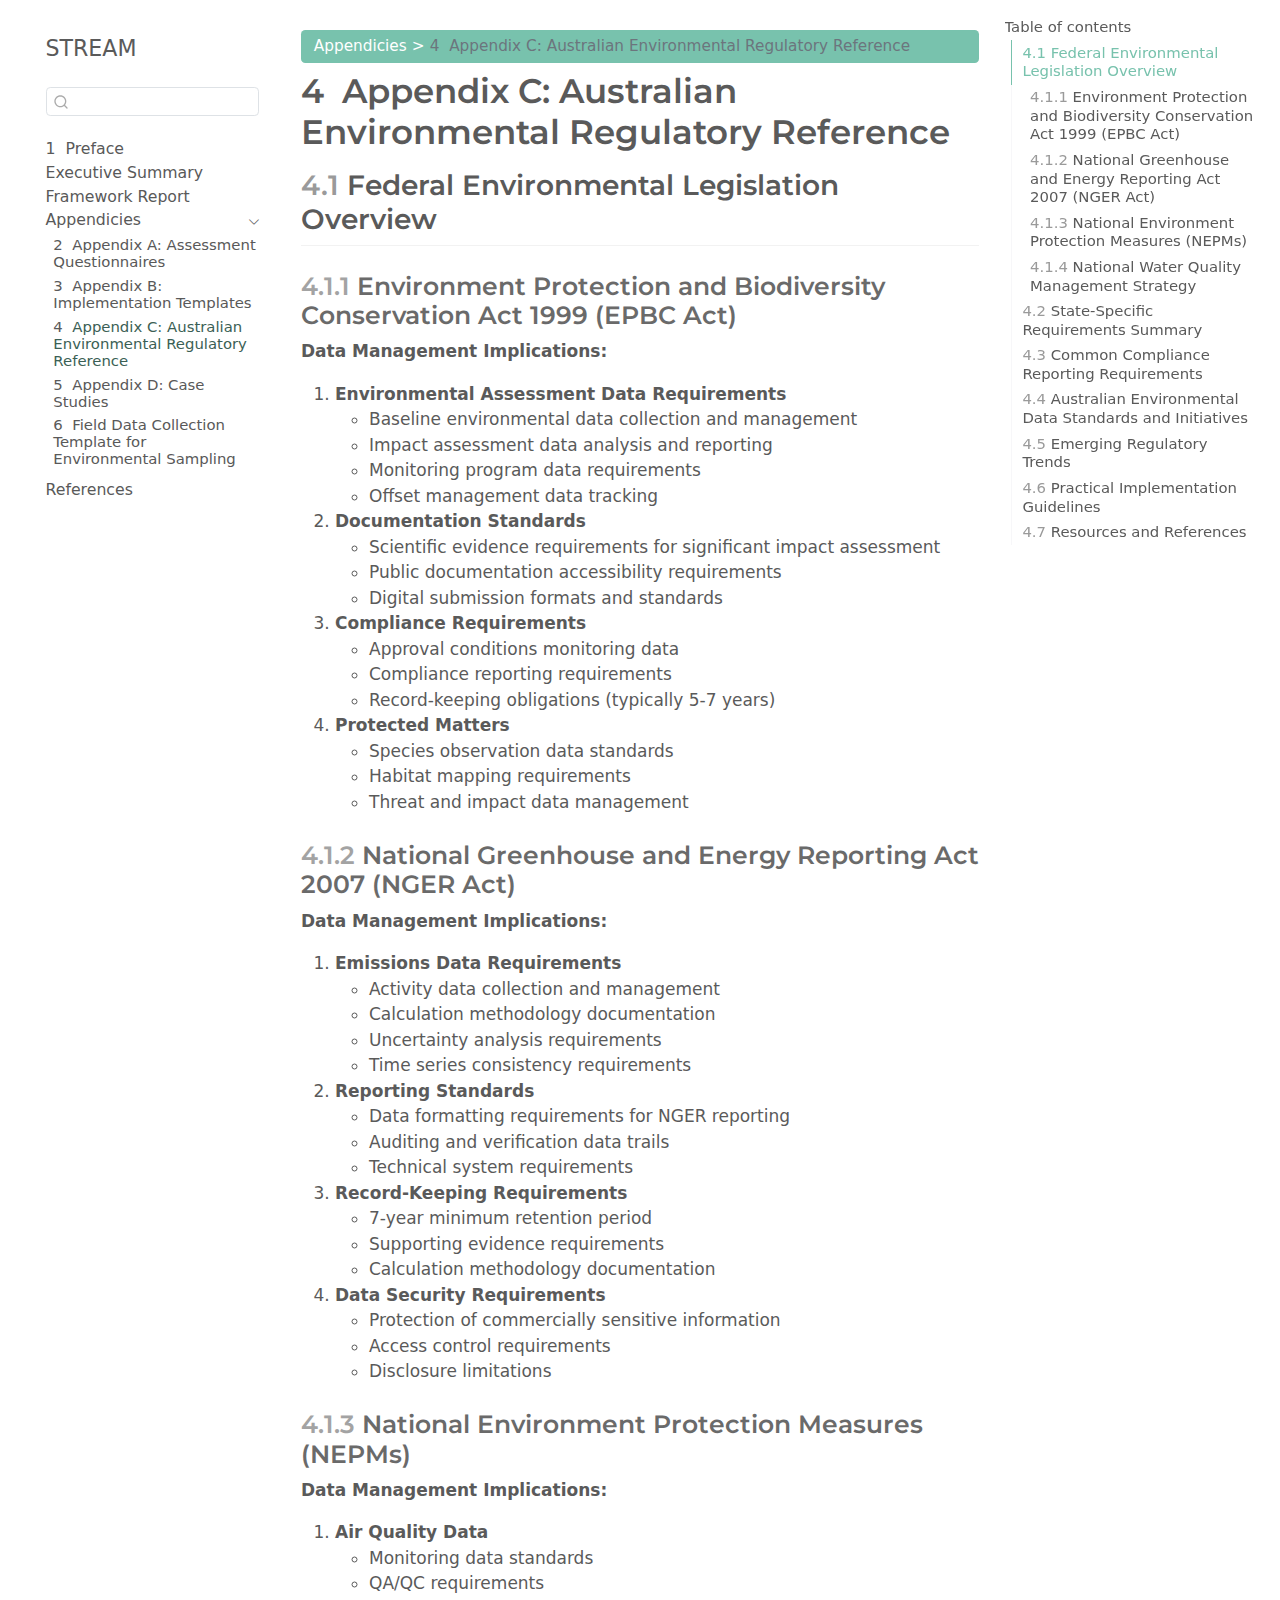
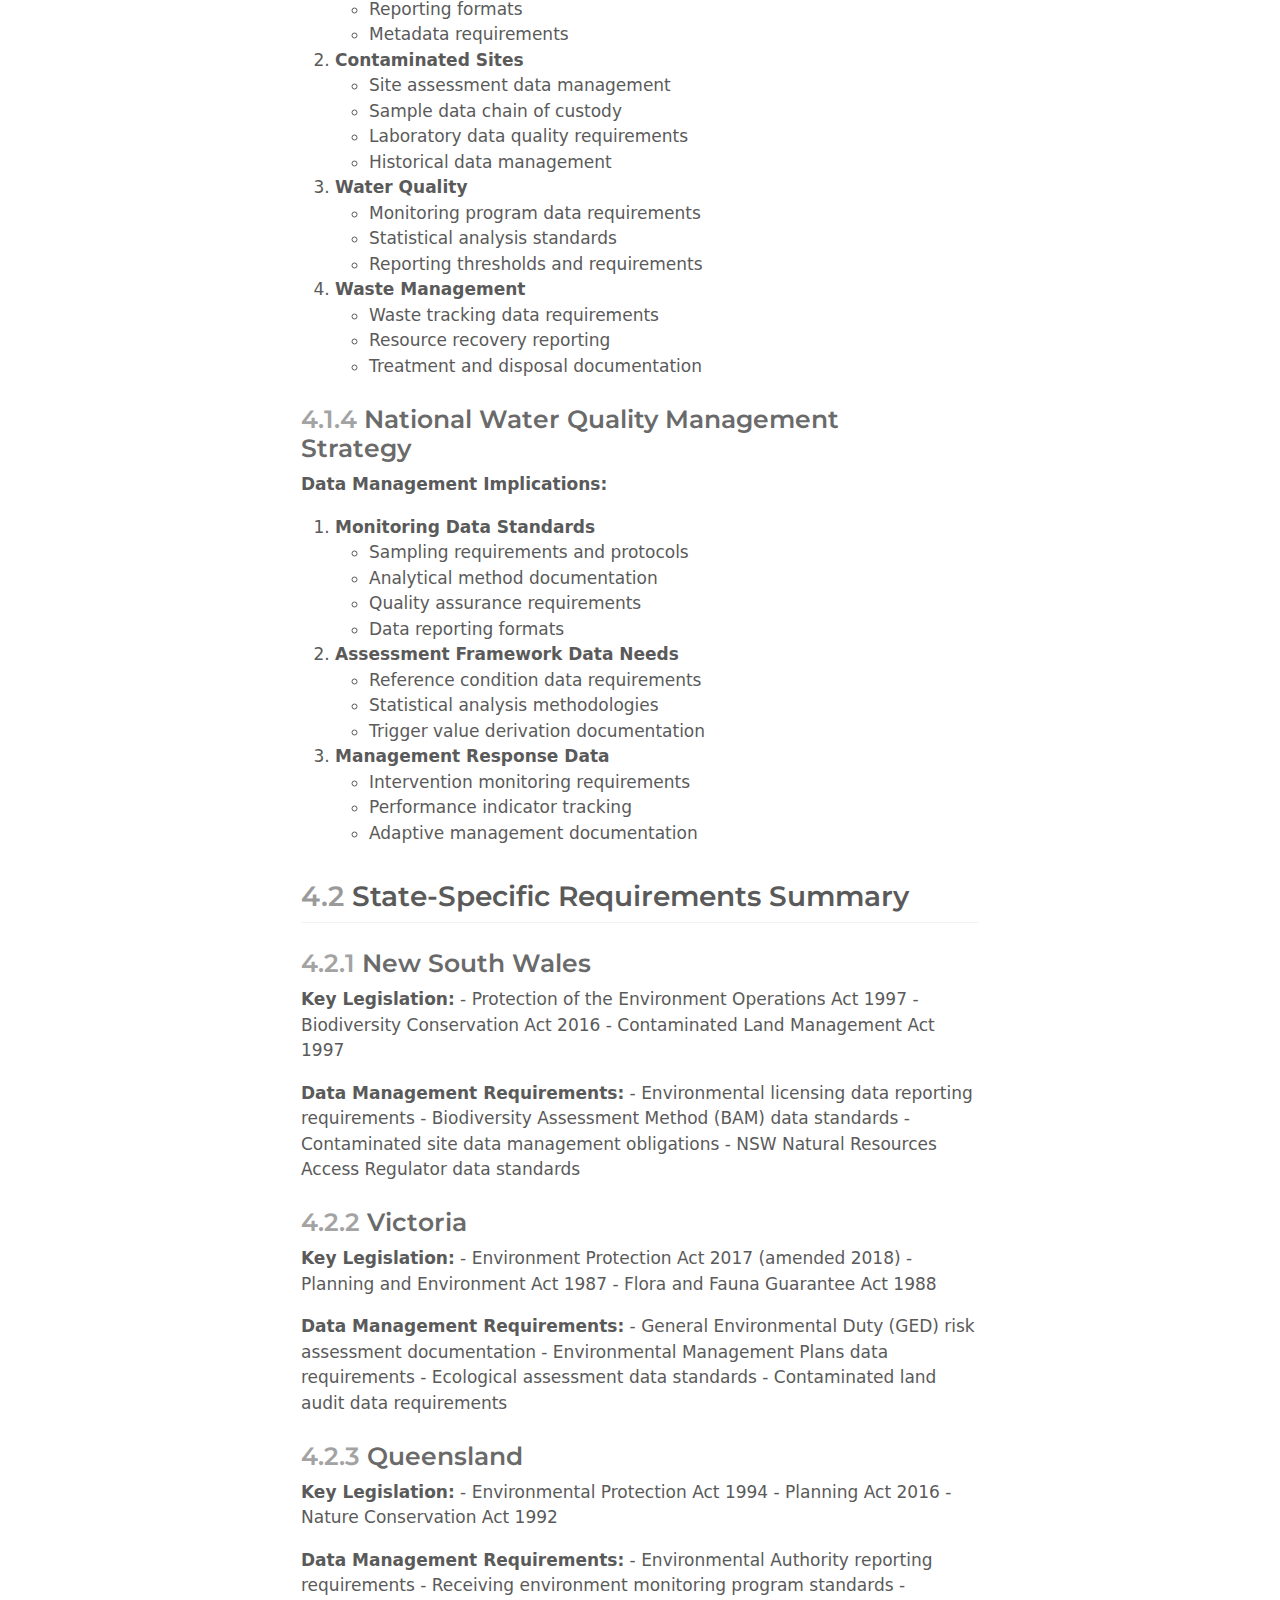
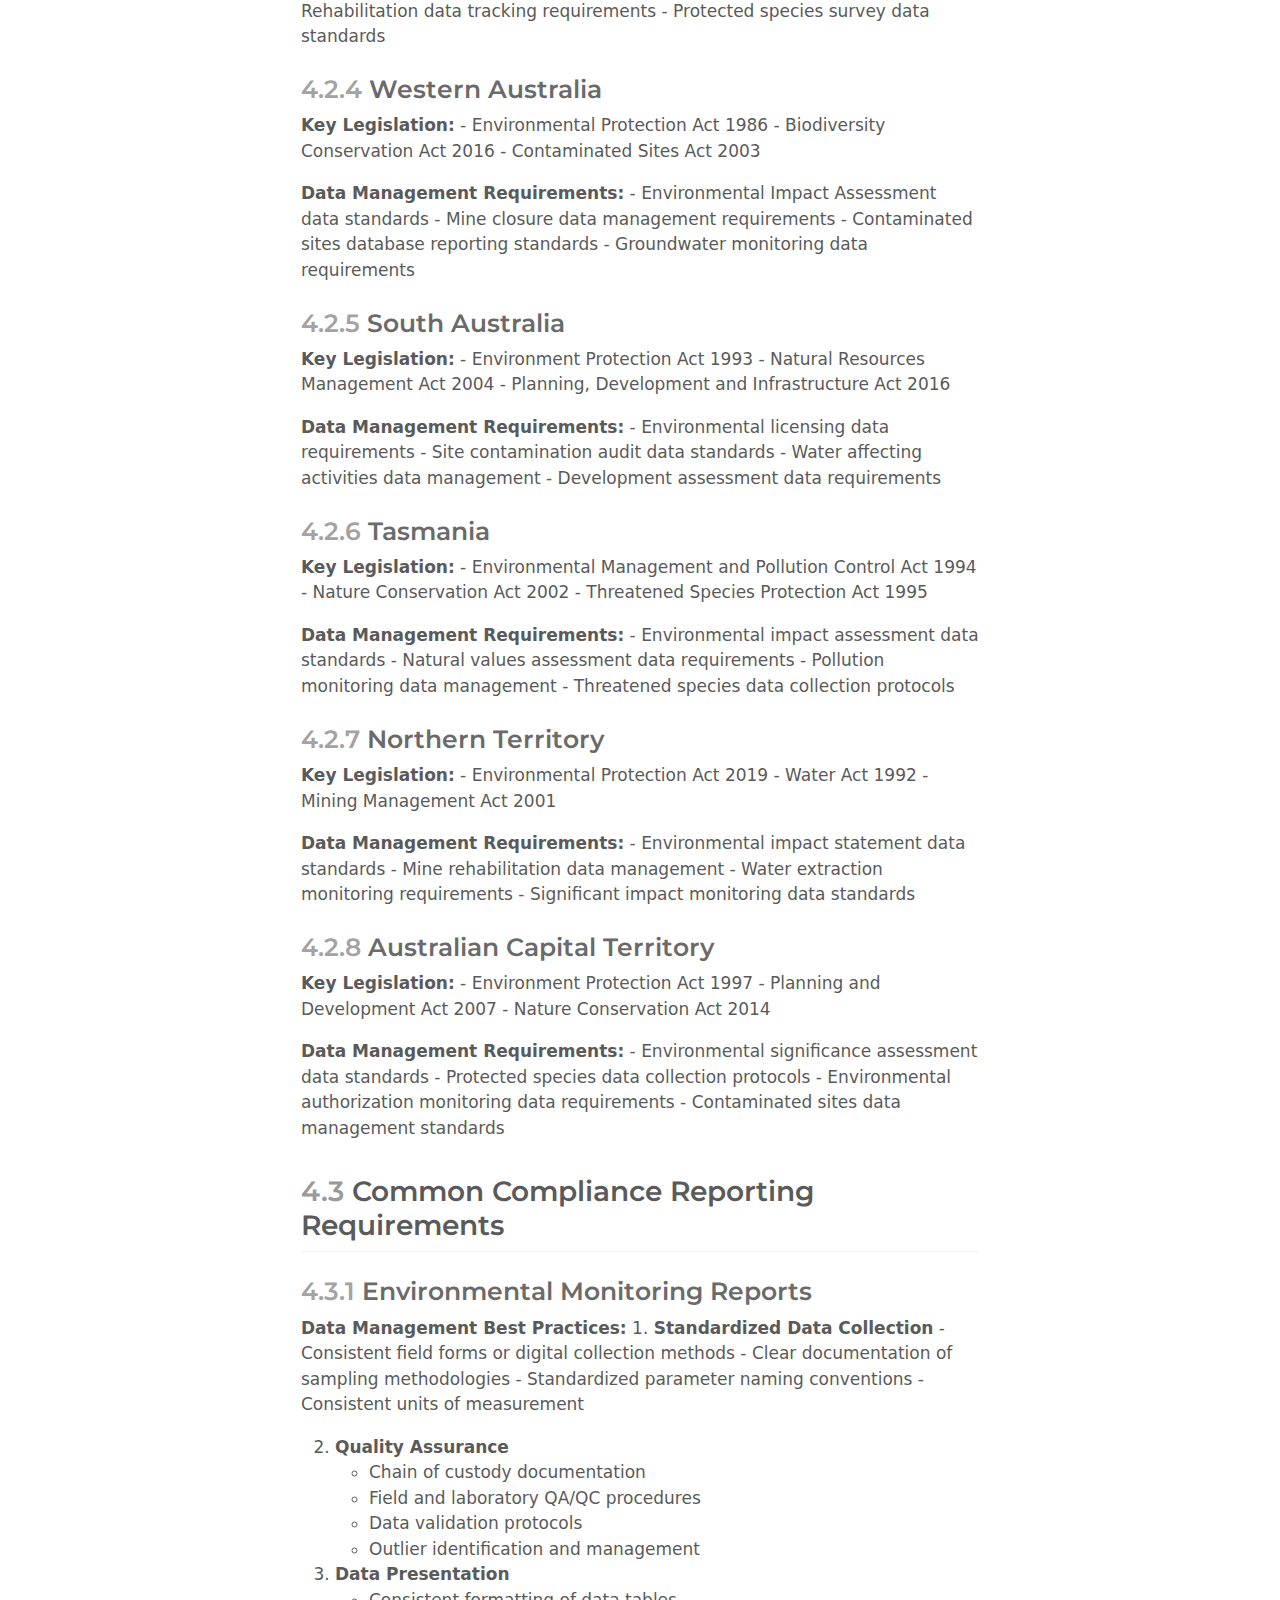
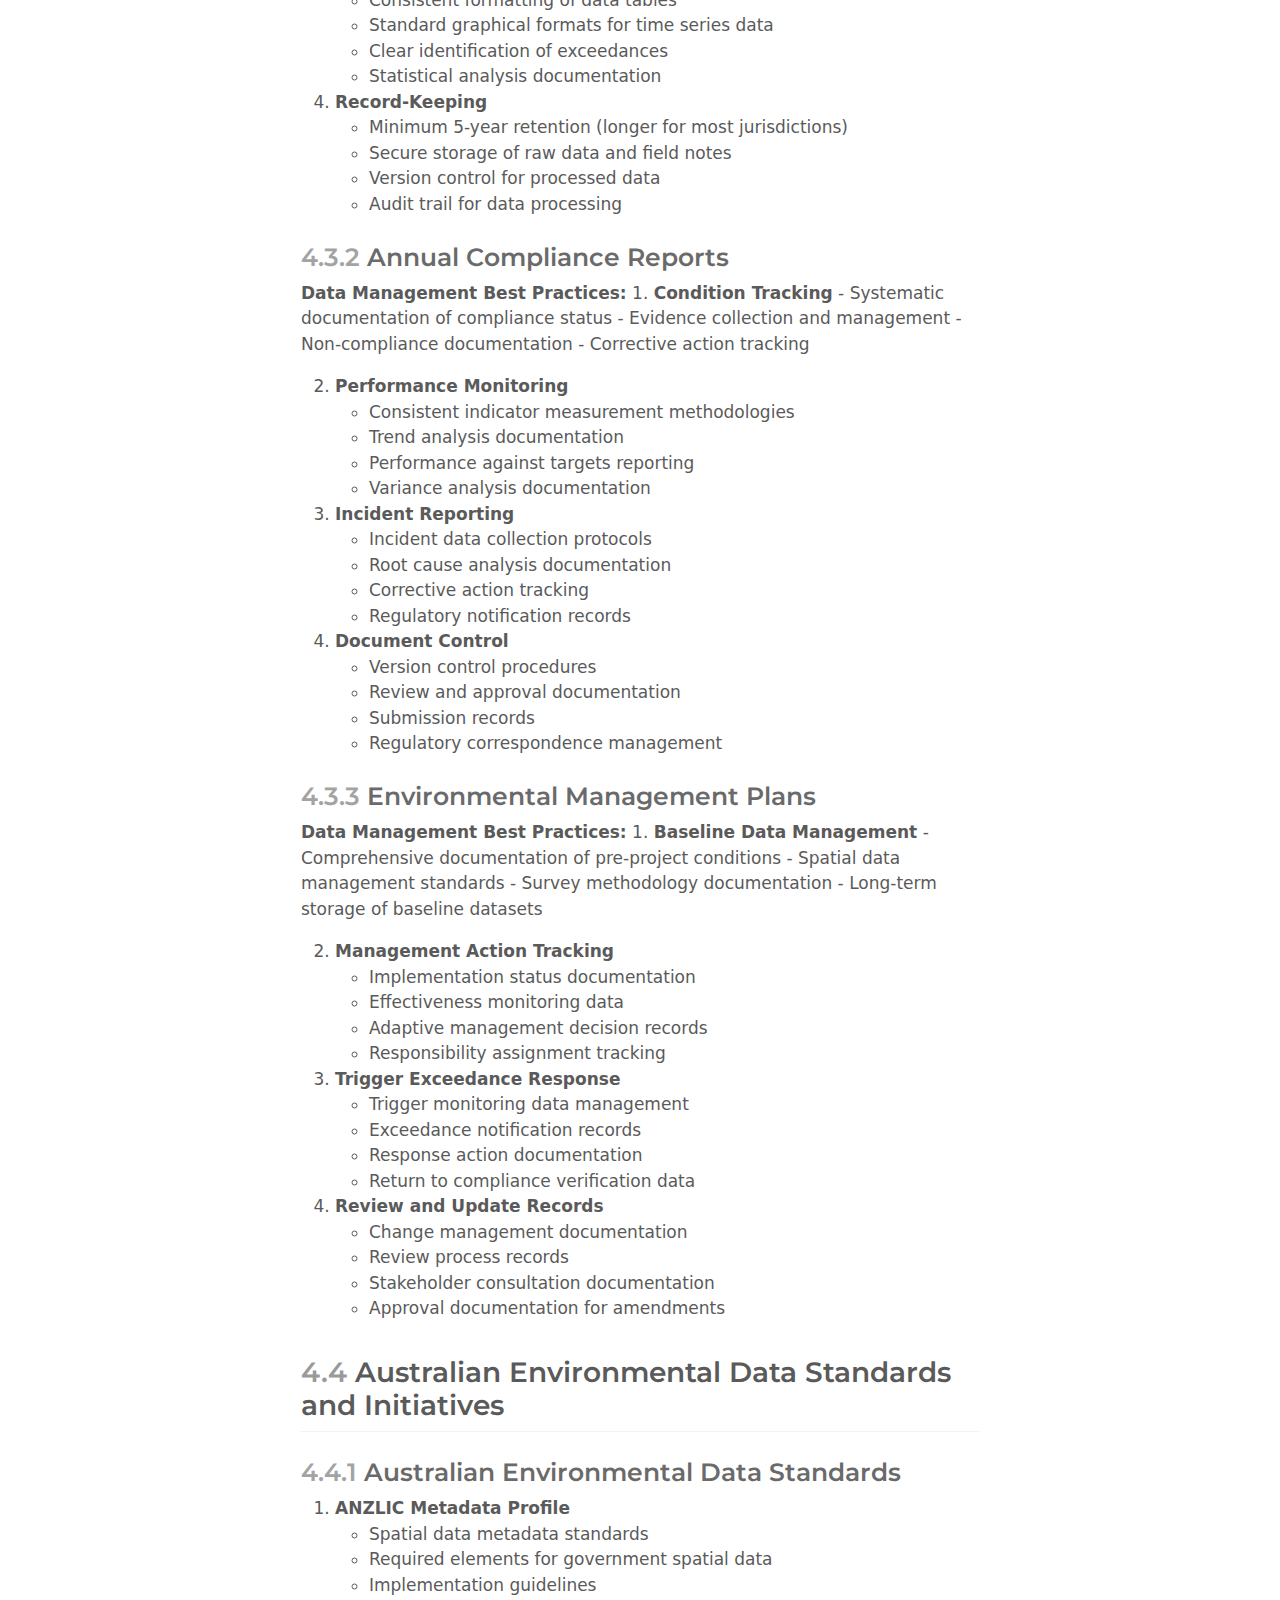
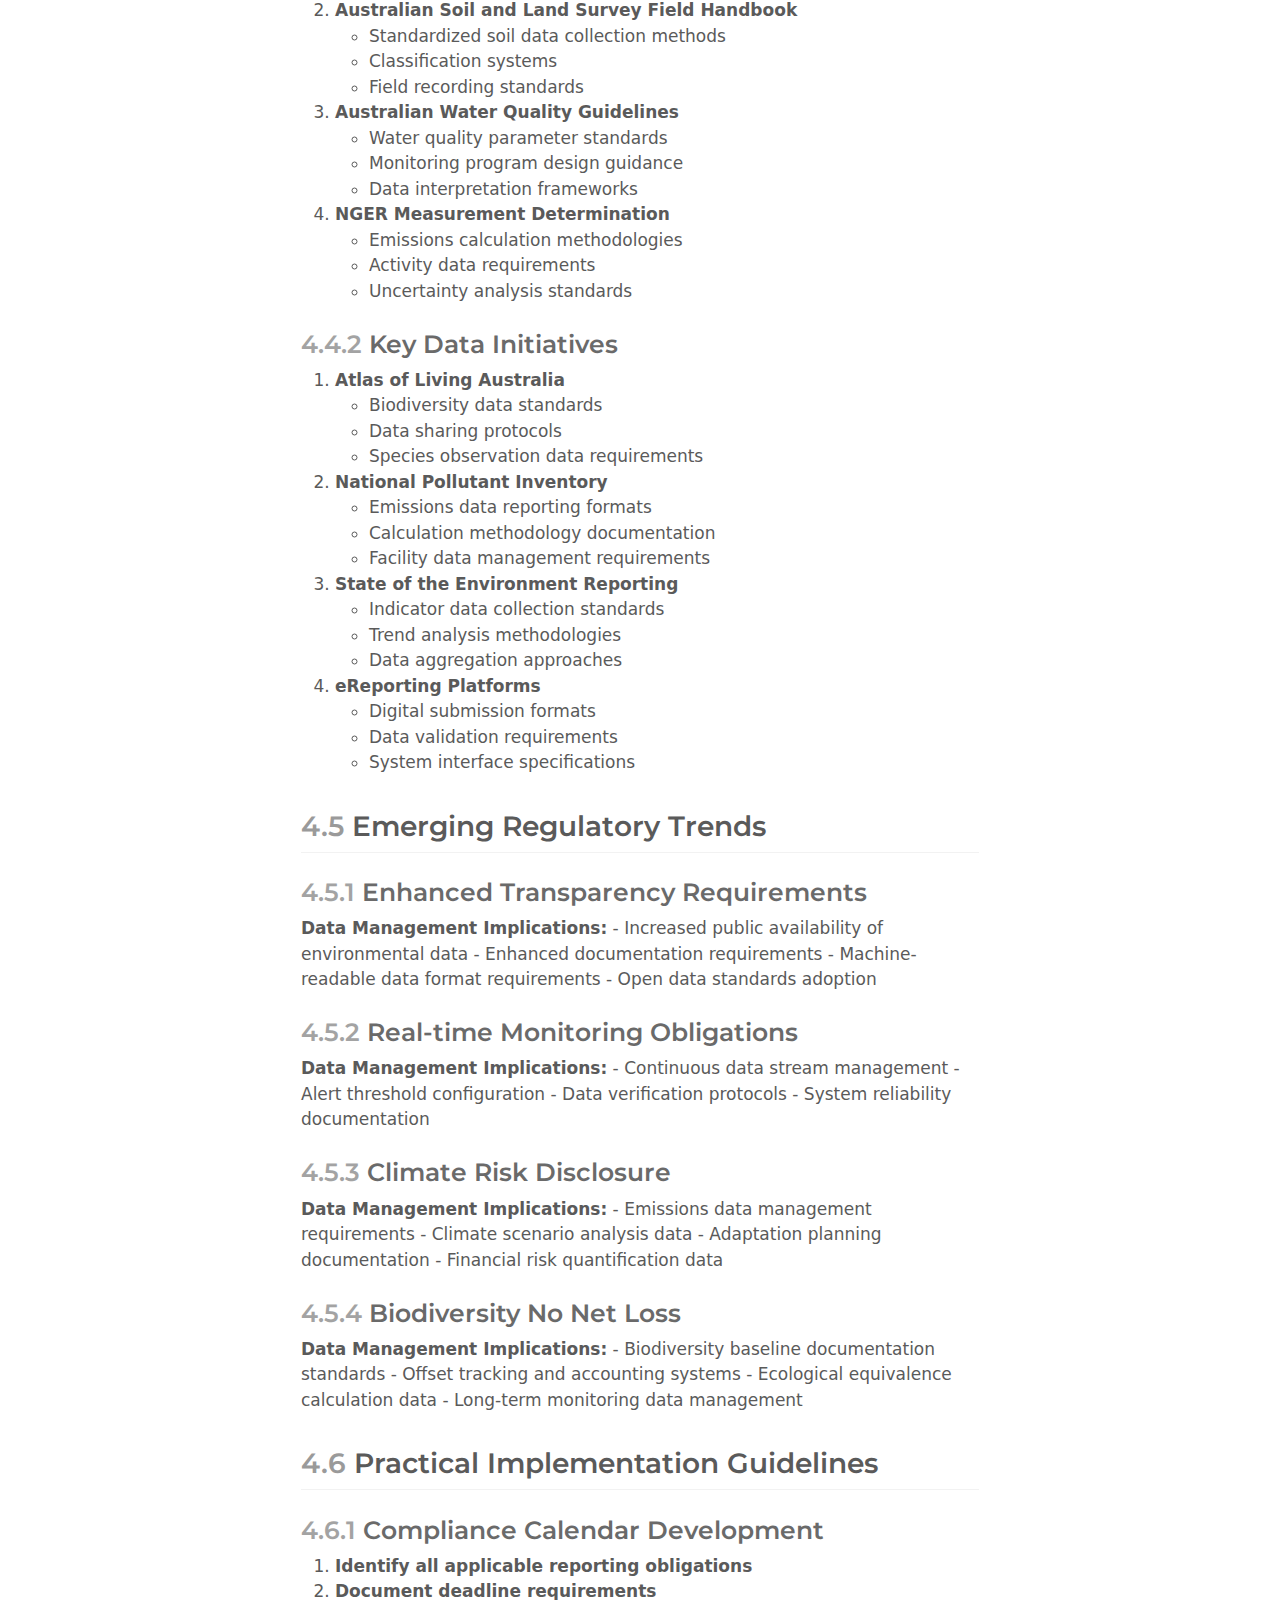
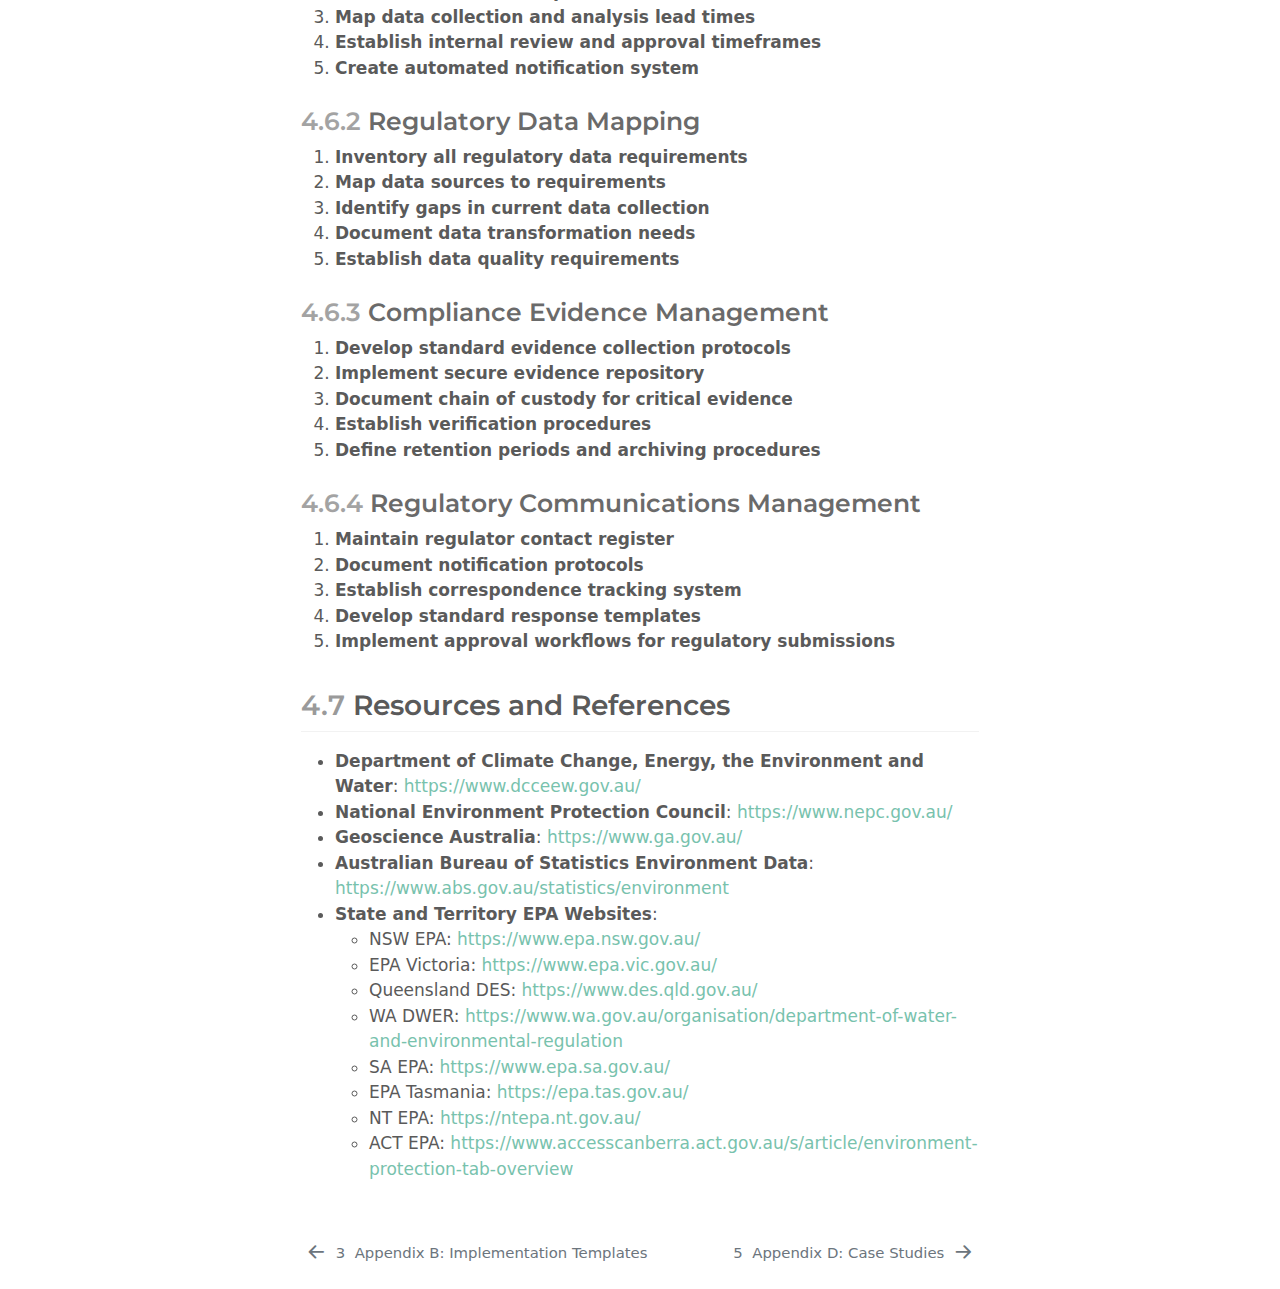
<file: _book/regulatory-reference.html>
<!DOCTYPE html>
<html xmlns="http://www.w3.org/1999/xhtml" lang="en" xml:lang="en"><head>

<meta charset="utf-8">
<meta name="generator" content="quarto-1.6.37">

<meta name="viewport" content="width=device-width, initial-scale=1.0, user-scalable=yes">


<title>4&nbsp; Appendix C: Australian Environmental Regulatory Reference – STREAM</title>
<style>
code{white-space: pre-wrap;}
span.smallcaps{font-variant: small-caps;}
div.columns{display: flex; gap: min(4vw, 1.5em);}
div.column{flex: auto; overflow-x: auto;}
div.hanging-indent{margin-left: 1.5em; text-indent: -1.5em;}
ul.task-list{list-style: none;}
ul.task-list li input[type="checkbox"] {
  width: 0.8em;
  margin: 0 0.8em 0.2em -1em; /* quarto-specific, see https://github.com/quarto-dev/quarto-cli/issues/4556 */ 
  vertical-align: middle;
}
</style>


<script src="site_libs/quarto-nav/quarto-nav.js"></script>
<script src="site_libs/quarto-nav/headroom.min.js"></script>
<script src="site_libs/clipboard/clipboard.min.js"></script>
<script src="site_libs/quarto-search/autocomplete.umd.js"></script>
<script src="site_libs/quarto-search/fuse.min.js"></script>
<script src="site_libs/quarto-search/quarto-search.js"></script>
<meta name="quarto:offset" content="./">
<link href="./case-studies.html" rel="next">
<link href="./implementation-templates.html" rel="prev">
<script src="site_libs/quarto-html/quarto.js"></script>
<script src="site_libs/quarto-html/popper.min.js"></script>
<script src="site_libs/quarto-html/tippy.umd.min.js"></script>
<script src="site_libs/quarto-html/anchor.min.js"></script>
<link href="site_libs/quarto-html/tippy.css" rel="stylesheet">
<link href="site_libs/quarto-html/quarto-syntax-highlighting-29e2c20b02301cfff04dc8050bf30c7e.css" rel="stylesheet" id="quarto-text-highlighting-styles">
<script src="site_libs/bootstrap/bootstrap.min.js"></script>
<link href="site_libs/bootstrap/bootstrap-icons.css" rel="stylesheet">
<link href="site_libs/bootstrap/bootstrap-301b071a21cd99959bcfde38c2e024c6.min.css" rel="stylesheet" append-hash="true" id="quarto-bootstrap" data-mode="light">
<script id="quarto-search-options" type="application/json">{
  "location": "sidebar",
  "copy-button": false,
  "collapse-after": 3,
  "panel-placement": "start",
  "type": "textbox",
  "limit": 50,
  "keyboard-shortcut": [
    "f",
    "/",
    "s"
  ],
  "show-item-context": false,
  "language": {
    "search-no-results-text": "No results",
    "search-matching-documents-text": "matching documents",
    "search-copy-link-title": "Copy link to search",
    "search-hide-matches-text": "Hide additional matches",
    "search-more-match-text": "more match in this document",
    "search-more-matches-text": "more matches in this document",
    "search-clear-button-title": "Clear",
    "search-text-placeholder": "",
    "search-detached-cancel-button-title": "Cancel",
    "search-submit-button-title": "Submit",
    "search-label": "Search"
  }
}</script>


</head>

<body class="nav-sidebar floating">

<div id="quarto-search-results"></div>
  <header id="quarto-header" class="headroom fixed-top">
  <nav class="quarto-secondary-nav">
    <div class="container-fluid d-flex">
      <button type="button" class="quarto-btn-toggle btn" data-bs-toggle="collapse" role="button" data-bs-target=".quarto-sidebar-collapse-item" aria-controls="quarto-sidebar" aria-expanded="false" aria-label="Toggle sidebar navigation" onclick="if (window.quartoToggleHeadroom) { window.quartoToggleHeadroom(); }">
        <i class="bi bi-layout-text-sidebar-reverse"></i>
      </button>
        <nav class="quarto-page-breadcrumbs" aria-label="breadcrumb"><ol class="breadcrumb"><li class="breadcrumb-item"><a href="./assessment-questionnaires.html">Appendicies</a></li><li class="breadcrumb-item"><a href="./regulatory-reference.html"><span class="chapter-number">4</span>&nbsp; <span class="chapter-title">Appendix C: Australian Environmental Regulatory Reference</span></a></li></ol></nav>
        <a class="flex-grow-1" role="navigation" data-bs-toggle="collapse" data-bs-target=".quarto-sidebar-collapse-item" aria-controls="quarto-sidebar" aria-expanded="false" aria-label="Toggle sidebar navigation" onclick="if (window.quartoToggleHeadroom) { window.quartoToggleHeadroom(); }">      
        </a>
      <button type="button" class="btn quarto-search-button" aria-label="Search" onclick="window.quartoOpenSearch();">
        <i class="bi bi-search"></i>
      </button>
    </div>
  </nav>
</header>
<!-- content -->
<div id="quarto-content" class="quarto-container page-columns page-rows-contents page-layout-article">
<!-- sidebar -->
  <nav id="quarto-sidebar" class="sidebar collapse collapse-horizontal quarto-sidebar-collapse-item sidebar-navigation floating overflow-auto">
    <div class="pt-lg-2 mt-2 text-left sidebar-header">
    <div class="sidebar-title mb-0 py-0">
      <a href="./">STREAM</a> 
    </div>
      </div>
        <div class="mt-2 flex-shrink-0 align-items-center">
        <div class="sidebar-search">
        <div id="quarto-search" class="" title="Search"></div>
        </div>
        </div>
    <div class="sidebar-menu-container"> 
    <ul class="list-unstyled mt-1">
        <li class="sidebar-item">
  <div class="sidebar-item-container"> 
  <a href="./index.html" class="sidebar-item-text sidebar-link">
 <span class="menu-text"><span class="chapter-number">1</span>&nbsp; <span class="chapter-title">Preface</span></span></a>
  </div>
</li>
        <li class="sidebar-item">
  <div class="sidebar-item-container"> 
  <a href="./executive-summary.html" class="sidebar-item-text sidebar-link">
 <span class="menu-text">Executive Summary</span></a>
  </div>
</li>
        <li class="sidebar-item">
  <div class="sidebar-item-container"> 
  <a href="./framework-report.html" class="sidebar-item-text sidebar-link">
 <span class="menu-text">Framework Report</span></a>
  </div>
</li>
        <li class="sidebar-item sidebar-item-section">
      <div class="sidebar-item-container"> 
            <a class="sidebar-item-text sidebar-link text-start" data-bs-toggle="collapse" data-bs-target="#quarto-sidebar-section-1" role="navigation" aria-expanded="true">
 <span class="menu-text">Appendicies</span></a>
          <a class="sidebar-item-toggle text-start" data-bs-toggle="collapse" data-bs-target="#quarto-sidebar-section-1" role="navigation" aria-expanded="true" aria-label="Toggle section">
            <i class="bi bi-chevron-right ms-2"></i>
          </a> 
      </div>
      <ul id="quarto-sidebar-section-1" class="collapse list-unstyled sidebar-section depth1 show">  
          <li class="sidebar-item">
  <div class="sidebar-item-container"> 
  <a href="./assessment-questionnaires.html" class="sidebar-item-text sidebar-link">
 <span class="menu-text"><span class="chapter-number">2</span>&nbsp; <span class="chapter-title">Appendix A: Assessment Questionnaires</span></span></a>
  </div>
</li>
          <li class="sidebar-item">
  <div class="sidebar-item-container"> 
  <a href="./implementation-templates.html" class="sidebar-item-text sidebar-link">
 <span class="menu-text"><span class="chapter-number">3</span>&nbsp; <span class="chapter-title">Appendix B: Implementation Templates</span></span></a>
  </div>
</li>
          <li class="sidebar-item">
  <div class="sidebar-item-container"> 
  <a href="./regulatory-reference.html" class="sidebar-item-text sidebar-link active">
 <span class="menu-text"><span class="chapter-number">4</span>&nbsp; <span class="chapter-title">Appendix C: Australian Environmental Regulatory Reference</span></span></a>
  </div>
</li>
          <li class="sidebar-item">
  <div class="sidebar-item-container"> 
  <a href="./case-studies.html" class="sidebar-item-text sidebar-link">
 <span class="menu-text"><span class="chapter-number">5</span>&nbsp; <span class="chapter-title">Appendix D: Case Studies</span></span></a>
  </div>
</li>
          <li class="sidebar-item">
  <div class="sidebar-item-container"> 
  <a href="./field-data-template.html" class="sidebar-item-text sidebar-link">
 <span class="menu-text"><span class="chapter-number">6</span>&nbsp; <span class="chapter-title">Field Data Collection Template for Environmental Sampling</span></span></a>
  </div>
</li>
      </ul>
  </li>
        <li class="sidebar-item">
  <div class="sidebar-item-container"> 
  <a href="./references.html" class="sidebar-item-text sidebar-link">
 <span class="menu-text">References</span></a>
  </div>
</li>
    </ul>
    </div>
</nav>
<div id="quarto-sidebar-glass" class="quarto-sidebar-collapse-item" data-bs-toggle="collapse" data-bs-target=".quarto-sidebar-collapse-item"></div>
<!-- margin-sidebar -->
    <div id="quarto-margin-sidebar" class="sidebar margin-sidebar">
        <nav id="TOC" role="doc-toc" class="toc-active">
    <h2 id="toc-title">Table of contents</h2>
   
  <ul>
  <li><a href="#federal-environmental-legislation-overview" id="toc-federal-environmental-legislation-overview" class="nav-link active" data-scroll-target="#federal-environmental-legislation-overview"><span class="header-section-number">4.1</span> Federal Environmental Legislation Overview</a>
  <ul class="collapse">
  <li><a href="#environment-protection-and-biodiversity-conservation-act-1999-epbc-act" id="toc-environment-protection-and-biodiversity-conservation-act-1999-epbc-act" class="nav-link" data-scroll-target="#environment-protection-and-biodiversity-conservation-act-1999-epbc-act"><span class="header-section-number">4.1.1</span> Environment Protection and Biodiversity Conservation Act 1999 (EPBC Act)</a></li>
  <li><a href="#national-greenhouse-and-energy-reporting-act-2007-nger-act" id="toc-national-greenhouse-and-energy-reporting-act-2007-nger-act" class="nav-link" data-scroll-target="#national-greenhouse-and-energy-reporting-act-2007-nger-act"><span class="header-section-number">4.1.2</span> National Greenhouse and Energy Reporting Act 2007 (NGER Act)</a></li>
  <li><a href="#national-environment-protection-measures-nepms" id="toc-national-environment-protection-measures-nepms" class="nav-link" data-scroll-target="#national-environment-protection-measures-nepms"><span class="header-section-number">4.1.3</span> National Environment Protection Measures (NEPMs)</a></li>
  <li><a href="#national-water-quality-management-strategy" id="toc-national-water-quality-management-strategy" class="nav-link" data-scroll-target="#national-water-quality-management-strategy"><span class="header-section-number">4.1.4</span> National Water Quality Management Strategy</a></li>
  </ul></li>
  <li><a href="#state-specific-requirements-summary" id="toc-state-specific-requirements-summary" class="nav-link" data-scroll-target="#state-specific-requirements-summary"><span class="header-section-number">4.2</span> State-Specific Requirements Summary</a>
  <ul class="collapse">
  <li><a href="#new-south-wales" id="toc-new-south-wales" class="nav-link" data-scroll-target="#new-south-wales"><span class="header-section-number">4.2.1</span> New South Wales</a></li>
  <li><a href="#victoria" id="toc-victoria" class="nav-link" data-scroll-target="#victoria"><span class="header-section-number">4.2.2</span> Victoria</a></li>
  <li><a href="#queensland" id="toc-queensland" class="nav-link" data-scroll-target="#queensland"><span class="header-section-number">4.2.3</span> Queensland</a></li>
  <li><a href="#western-australia" id="toc-western-australia" class="nav-link" data-scroll-target="#western-australia"><span class="header-section-number">4.2.4</span> Western Australia</a></li>
  <li><a href="#south-australia" id="toc-south-australia" class="nav-link" data-scroll-target="#south-australia"><span class="header-section-number">4.2.5</span> South Australia</a></li>
  <li><a href="#tasmania" id="toc-tasmania" class="nav-link" data-scroll-target="#tasmania"><span class="header-section-number">4.2.6</span> Tasmania</a></li>
  <li><a href="#northern-territory" id="toc-northern-territory" class="nav-link" data-scroll-target="#northern-territory"><span class="header-section-number">4.2.7</span> Northern Territory</a></li>
  <li><a href="#australian-capital-territory" id="toc-australian-capital-territory" class="nav-link" data-scroll-target="#australian-capital-territory"><span class="header-section-number">4.2.8</span> Australian Capital Territory</a></li>
  </ul></li>
  <li><a href="#common-compliance-reporting-requirements" id="toc-common-compliance-reporting-requirements" class="nav-link" data-scroll-target="#common-compliance-reporting-requirements"><span class="header-section-number">4.3</span> Common Compliance Reporting Requirements</a>
  <ul class="collapse">
  <li><a href="#environmental-monitoring-reports" id="toc-environmental-monitoring-reports" class="nav-link" data-scroll-target="#environmental-monitoring-reports"><span class="header-section-number">4.3.1</span> Environmental Monitoring Reports</a></li>
  <li><a href="#annual-compliance-reports" id="toc-annual-compliance-reports" class="nav-link" data-scroll-target="#annual-compliance-reports"><span class="header-section-number">4.3.2</span> Annual Compliance Reports</a></li>
  <li><a href="#environmental-management-plans" id="toc-environmental-management-plans" class="nav-link" data-scroll-target="#environmental-management-plans"><span class="header-section-number">4.3.3</span> Environmental Management Plans</a></li>
  </ul></li>
  <li><a href="#australian-environmental-data-standards-and-initiatives" id="toc-australian-environmental-data-standards-and-initiatives" class="nav-link" data-scroll-target="#australian-environmental-data-standards-and-initiatives"><span class="header-section-number">4.4</span> Australian Environmental Data Standards and Initiatives</a>
  <ul class="collapse">
  <li><a href="#australian-environmental-data-standards" id="toc-australian-environmental-data-standards" class="nav-link" data-scroll-target="#australian-environmental-data-standards"><span class="header-section-number">4.4.1</span> Australian Environmental Data Standards</a></li>
  <li><a href="#key-data-initiatives" id="toc-key-data-initiatives" class="nav-link" data-scroll-target="#key-data-initiatives"><span class="header-section-number">4.4.2</span> Key Data Initiatives</a></li>
  </ul></li>
  <li><a href="#emerging-regulatory-trends" id="toc-emerging-regulatory-trends" class="nav-link" data-scroll-target="#emerging-regulatory-trends"><span class="header-section-number">4.5</span> Emerging Regulatory Trends</a>
  <ul class="collapse">
  <li><a href="#enhanced-transparency-requirements" id="toc-enhanced-transparency-requirements" class="nav-link" data-scroll-target="#enhanced-transparency-requirements"><span class="header-section-number">4.5.1</span> Enhanced Transparency Requirements</a></li>
  <li><a href="#real-time-monitoring-obligations" id="toc-real-time-monitoring-obligations" class="nav-link" data-scroll-target="#real-time-monitoring-obligations"><span class="header-section-number">4.5.2</span> Real-time Monitoring Obligations</a></li>
  <li><a href="#climate-risk-disclosure" id="toc-climate-risk-disclosure" class="nav-link" data-scroll-target="#climate-risk-disclosure"><span class="header-section-number">4.5.3</span> Climate Risk Disclosure</a></li>
  <li><a href="#biodiversity-no-net-loss" id="toc-biodiversity-no-net-loss" class="nav-link" data-scroll-target="#biodiversity-no-net-loss"><span class="header-section-number">4.5.4</span> Biodiversity No Net Loss</a></li>
  </ul></li>
  <li><a href="#practical-implementation-guidelines" id="toc-practical-implementation-guidelines" class="nav-link" data-scroll-target="#practical-implementation-guidelines"><span class="header-section-number">4.6</span> Practical Implementation Guidelines</a>
  <ul class="collapse">
  <li><a href="#compliance-calendar-development" id="toc-compliance-calendar-development" class="nav-link" data-scroll-target="#compliance-calendar-development"><span class="header-section-number">4.6.1</span> Compliance Calendar Development</a></li>
  <li><a href="#regulatory-data-mapping" id="toc-regulatory-data-mapping" class="nav-link" data-scroll-target="#regulatory-data-mapping"><span class="header-section-number">4.6.2</span> Regulatory Data Mapping</a></li>
  <li><a href="#compliance-evidence-management" id="toc-compliance-evidence-management" class="nav-link" data-scroll-target="#compliance-evidence-management"><span class="header-section-number">4.6.3</span> Compliance Evidence Management</a></li>
  <li><a href="#regulatory-communications-management" id="toc-regulatory-communications-management" class="nav-link" data-scroll-target="#regulatory-communications-management"><span class="header-section-number">4.6.4</span> Regulatory Communications Management</a></li>
  </ul></li>
  <li><a href="#resources-and-references" id="toc-resources-and-references" class="nav-link" data-scroll-target="#resources-and-references"><span class="header-section-number">4.7</span> Resources and References</a></li>
  </ul>
</nav>
    </div>
<!-- main -->
<main class="content" id="quarto-document-content">

<header id="title-block-header" class="quarto-title-block default"><nav class="quarto-page-breadcrumbs quarto-title-breadcrumbs d-none d-lg-block" aria-label="breadcrumb"><ol class="breadcrumb"><li class="breadcrumb-item"><a href="./assessment-questionnaires.html">Appendicies</a></li><li class="breadcrumb-item"><a href="./regulatory-reference.html"><span class="chapter-number">4</span>&nbsp; <span class="chapter-title">Appendix C: Australian Environmental Regulatory Reference</span></a></li></ol></nav>
<div class="quarto-title">
<h1 class="title"><span class="chapter-number">4</span>&nbsp; <span class="chapter-title">Appendix C: Australian Environmental Regulatory Reference</span></h1>
</div>



<div class="quarto-title-meta">

    
  
    
  </div>
  


</header>


<section id="federal-environmental-legislation-overview" class="level2" data-number="4.1">
<h2 data-number="4.1" class="anchored" data-anchor-id="federal-environmental-legislation-overview"><span class="header-section-number">4.1</span> Federal Environmental Legislation Overview</h2>
<section id="environment-protection-and-biodiversity-conservation-act-1999-epbc-act" class="level3" data-number="4.1.1">
<h3 data-number="4.1.1" class="anchored" data-anchor-id="environment-protection-and-biodiversity-conservation-act-1999-epbc-act"><span class="header-section-number">4.1.1</span> Environment Protection and Biodiversity Conservation Act 1999 (EPBC Act)</h3>
<p><strong>Data Management Implications:</strong></p>
<ol type="1">
<li><strong>Environmental Assessment Data Requirements</strong>
<ul>
<li>Baseline environmental data collection and management</li>
<li>Impact assessment data analysis and reporting</li>
<li>Monitoring program data requirements</li>
<li>Offset management data tracking</li>
</ul></li>
<li><strong>Documentation Standards</strong>
<ul>
<li>Scientific evidence requirements for significant impact assessment</li>
<li>Public documentation accessibility requirements</li>
<li>Digital submission formats and standards</li>
</ul></li>
<li><strong>Compliance Requirements</strong>
<ul>
<li>Approval conditions monitoring data</li>
<li>Compliance reporting requirements</li>
<li>Record-keeping obligations (typically 5-7 years)</li>
</ul></li>
<li><strong>Protected Matters</strong>
<ul>
<li>Species observation data standards</li>
<li>Habitat mapping requirements</li>
<li>Threat and impact data management</li>
</ul></li>
</ol>
</section>
<section id="national-greenhouse-and-energy-reporting-act-2007-nger-act" class="level3" data-number="4.1.2">
<h3 data-number="4.1.2" class="anchored" data-anchor-id="national-greenhouse-and-energy-reporting-act-2007-nger-act"><span class="header-section-number">4.1.2</span> National Greenhouse and Energy Reporting Act 2007 (NGER Act)</h3>
<p><strong>Data Management Implications:</strong></p>
<ol type="1">
<li><strong>Emissions Data Requirements</strong>
<ul>
<li>Activity data collection and management</li>
<li>Calculation methodology documentation</li>
<li>Uncertainty analysis requirements</li>
<li>Time series consistency requirements</li>
</ul></li>
<li><strong>Reporting Standards</strong>
<ul>
<li>Data formatting requirements for NGER reporting</li>
<li>Auditing and verification data trails</li>
<li>Technical system requirements</li>
</ul></li>
<li><strong>Record-Keeping Requirements</strong>
<ul>
<li>7-year minimum retention period</li>
<li>Supporting evidence requirements</li>
<li>Calculation methodology documentation</li>
</ul></li>
<li><strong>Data Security Requirements</strong>
<ul>
<li>Protection of commercially sensitive information</li>
<li>Access control requirements</li>
<li>Disclosure limitations</li>
</ul></li>
</ol>
</section>
<section id="national-environment-protection-measures-nepms" class="level3" data-number="4.1.3">
<h3 data-number="4.1.3" class="anchored" data-anchor-id="national-environment-protection-measures-nepms"><span class="header-section-number">4.1.3</span> National Environment Protection Measures (NEPMs)</h3>
<p><strong>Data Management Implications:</strong></p>
<ol type="1">
<li><strong>Air Quality Data</strong>
<ul>
<li>Monitoring data standards</li>
<li>QA/QC requirements</li>
<li>Reporting formats</li>
<li>Metadata requirements</li>
</ul></li>
<li><strong>Contaminated Sites</strong>
<ul>
<li>Site assessment data management</li>
<li>Sample data chain of custody</li>
<li>Laboratory data quality requirements</li>
<li>Historical data management</li>
</ul></li>
<li><strong>Water Quality</strong>
<ul>
<li>Monitoring program data requirements</li>
<li>Statistical analysis standards</li>
<li>Reporting thresholds and requirements</li>
</ul></li>
<li><strong>Waste Management</strong>
<ul>
<li>Waste tracking data requirements</li>
<li>Resource recovery reporting</li>
<li>Treatment and disposal documentation</li>
</ul></li>
</ol>
</section>
<section id="national-water-quality-management-strategy" class="level3" data-number="4.1.4">
<h3 data-number="4.1.4" class="anchored" data-anchor-id="national-water-quality-management-strategy"><span class="header-section-number">4.1.4</span> National Water Quality Management Strategy</h3>
<p><strong>Data Management Implications:</strong></p>
<ol type="1">
<li><strong>Monitoring Data Standards</strong>
<ul>
<li>Sampling requirements and protocols</li>
<li>Analytical method documentation</li>
<li>Quality assurance requirements</li>
<li>Data reporting formats</li>
</ul></li>
<li><strong>Assessment Framework Data Needs</strong>
<ul>
<li>Reference condition data requirements</li>
<li>Statistical analysis methodologies</li>
<li>Trigger value derivation documentation</li>
</ul></li>
<li><strong>Management Response Data</strong>
<ul>
<li>Intervention monitoring requirements</li>
<li>Performance indicator tracking</li>
<li>Adaptive management documentation</li>
</ul></li>
</ol>
</section>
</section>
<section id="state-specific-requirements-summary" class="level2" data-number="4.2">
<h2 data-number="4.2" class="anchored" data-anchor-id="state-specific-requirements-summary"><span class="header-section-number">4.2</span> State-Specific Requirements Summary</h2>
<section id="new-south-wales" class="level3" data-number="4.2.1">
<h3 data-number="4.2.1" class="anchored" data-anchor-id="new-south-wales"><span class="header-section-number">4.2.1</span> New South Wales</h3>
<p><strong>Key Legislation:</strong> - Protection of the Environment Operations Act 1997 - Biodiversity Conservation Act 2016 - Contaminated Land Management Act 1997</p>
<p><strong>Data Management Requirements:</strong> - Environmental licensing data reporting requirements - Biodiversity Assessment Method (BAM) data standards - Contaminated site data management obligations - NSW Natural Resources Access Regulator data standards</p>
</section>
<section id="victoria" class="level3" data-number="4.2.2">
<h3 data-number="4.2.2" class="anchored" data-anchor-id="victoria"><span class="header-section-number">4.2.2</span> Victoria</h3>
<p><strong>Key Legislation:</strong> - Environment Protection Act 2017 (amended 2018) - Planning and Environment Act 1987 - Flora and Fauna Guarantee Act 1988</p>
<p><strong>Data Management Requirements:</strong> - General Environmental Duty (GED) risk assessment documentation - Environmental Management Plans data requirements - Ecological assessment data standards - Contaminated land audit data requirements</p>
</section>
<section id="queensland" class="level3" data-number="4.2.3">
<h3 data-number="4.2.3" class="anchored" data-anchor-id="queensland"><span class="header-section-number">4.2.3</span> Queensland</h3>
<p><strong>Key Legislation:</strong> - Environmental Protection Act 1994 - Planning Act 2016 - Nature Conservation Act 1992</p>
<p><strong>Data Management Requirements:</strong> - Environmental Authority reporting requirements - Receiving environment monitoring program standards - Rehabilitation data tracking requirements - Protected species survey data standards</p>
</section>
<section id="western-australia" class="level3" data-number="4.2.4">
<h3 data-number="4.2.4" class="anchored" data-anchor-id="western-australia"><span class="header-section-number">4.2.4</span> Western Australia</h3>
<p><strong>Key Legislation:</strong> - Environmental Protection Act 1986 - Biodiversity Conservation Act 2016 - Contaminated Sites Act 2003</p>
<p><strong>Data Management Requirements:</strong> - Environmental Impact Assessment data standards - Mine closure data management requirements - Contaminated sites database reporting standards - Groundwater monitoring data requirements</p>
</section>
<section id="south-australia" class="level3" data-number="4.2.5">
<h3 data-number="4.2.5" class="anchored" data-anchor-id="south-australia"><span class="header-section-number">4.2.5</span> South Australia</h3>
<p><strong>Key Legislation:</strong> - Environment Protection Act 1993 - Natural Resources Management Act 2004 - Planning, Development and Infrastructure Act 2016</p>
<p><strong>Data Management Requirements:</strong> - Environmental licensing data requirements - Site contamination audit data standards - Water affecting activities data management - Development assessment data requirements</p>
</section>
<section id="tasmania" class="level3" data-number="4.2.6">
<h3 data-number="4.2.6" class="anchored" data-anchor-id="tasmania"><span class="header-section-number">4.2.6</span> Tasmania</h3>
<p><strong>Key Legislation:</strong> - Environmental Management and Pollution Control Act 1994 - Nature Conservation Act 2002 - Threatened Species Protection Act 1995</p>
<p><strong>Data Management Requirements:</strong> - Environmental impact assessment data standards - Natural values assessment data requirements - Pollution monitoring data management - Threatened species data collection protocols</p>
</section>
<section id="northern-territory" class="level3" data-number="4.2.7">
<h3 data-number="4.2.7" class="anchored" data-anchor-id="northern-territory"><span class="header-section-number">4.2.7</span> Northern Territory</h3>
<p><strong>Key Legislation:</strong> - Environmental Protection Act 2019 - Water Act 1992 - Mining Management Act 2001</p>
<p><strong>Data Management Requirements:</strong> - Environmental impact statement data standards - Mine rehabilitation data management - Water extraction monitoring requirements - Significant impact monitoring data standards</p>
</section>
<section id="australian-capital-territory" class="level3" data-number="4.2.8">
<h3 data-number="4.2.8" class="anchored" data-anchor-id="australian-capital-territory"><span class="header-section-number">4.2.8</span> Australian Capital Territory</h3>
<p><strong>Key Legislation:</strong> - Environment Protection Act 1997 - Planning and Development Act 2007 - Nature Conservation Act 2014</p>
<p><strong>Data Management Requirements:</strong> - Environmental significance assessment data standards - Protected species data collection protocols - Environmental authorization monitoring data requirements - Contaminated sites data management standards</p>
</section>
</section>
<section id="common-compliance-reporting-requirements" class="level2" data-number="4.3">
<h2 data-number="4.3" class="anchored" data-anchor-id="common-compliance-reporting-requirements"><span class="header-section-number">4.3</span> Common Compliance Reporting Requirements</h2>
<section id="environmental-monitoring-reports" class="level3" data-number="4.3.1">
<h3 data-number="4.3.1" class="anchored" data-anchor-id="environmental-monitoring-reports"><span class="header-section-number">4.3.1</span> Environmental Monitoring Reports</h3>
<p><strong>Data Management Best Practices:</strong> 1. <strong>Standardized Data Collection</strong> - Consistent field forms or digital collection methods - Clear documentation of sampling methodologies - Standardized parameter naming conventions - Consistent units of measurement</p>
<ol start="2" type="1">
<li><strong>Quality Assurance</strong>
<ul>
<li>Chain of custody documentation</li>
<li>Field and laboratory QA/QC procedures</li>
<li>Data validation protocols</li>
<li>Outlier identification and management</li>
</ul></li>
<li><strong>Data Presentation</strong>
<ul>
<li>Consistent formatting of data tables</li>
<li>Standard graphical formats for time series data</li>
<li>Clear identification of exceedances</li>
<li>Statistical analysis documentation</li>
</ul></li>
<li><strong>Record-Keeping</strong>
<ul>
<li>Minimum 5-year retention (longer for most jurisdictions)</li>
<li>Secure storage of raw data and field notes</li>
<li>Version control for processed data</li>
<li>Audit trail for data processing</li>
</ul></li>
</ol>
</section>
<section id="annual-compliance-reports" class="level3" data-number="4.3.2">
<h3 data-number="4.3.2" class="anchored" data-anchor-id="annual-compliance-reports"><span class="header-section-number">4.3.2</span> Annual Compliance Reports</h3>
<p><strong>Data Management Best Practices:</strong> 1. <strong>Condition Tracking</strong> - Systematic documentation of compliance status - Evidence collection and management - Non-compliance documentation - Corrective action tracking</p>
<ol start="2" type="1">
<li><strong>Performance Monitoring</strong>
<ul>
<li>Consistent indicator measurement methodologies</li>
<li>Trend analysis documentation</li>
<li>Performance against targets reporting</li>
<li>Variance analysis documentation</li>
</ul></li>
<li><strong>Incident Reporting</strong>
<ul>
<li>Incident data collection protocols</li>
<li>Root cause analysis documentation</li>
<li>Corrective action tracking</li>
<li>Regulatory notification records</li>
</ul></li>
<li><strong>Document Control</strong>
<ul>
<li>Version control procedures</li>
<li>Review and approval documentation</li>
<li>Submission records</li>
<li>Regulatory correspondence management</li>
</ul></li>
</ol>
</section>
<section id="environmental-management-plans" class="level3" data-number="4.3.3">
<h3 data-number="4.3.3" class="anchored" data-anchor-id="environmental-management-plans"><span class="header-section-number">4.3.3</span> Environmental Management Plans</h3>
<p><strong>Data Management Best Practices:</strong> 1. <strong>Baseline Data Management</strong> - Comprehensive documentation of pre-project conditions - Spatial data management standards - Survey methodology documentation - Long-term storage of baseline datasets</p>
<ol start="2" type="1">
<li><strong>Management Action Tracking</strong>
<ul>
<li>Implementation status documentation</li>
<li>Effectiveness monitoring data</li>
<li>Adaptive management decision records</li>
<li>Responsibility assignment tracking</li>
</ul></li>
<li><strong>Trigger Exceedance Response</strong>
<ul>
<li>Trigger monitoring data management</li>
<li>Exceedance notification records</li>
<li>Response action documentation</li>
<li>Return to compliance verification data</li>
</ul></li>
<li><strong>Review and Update Records</strong>
<ul>
<li>Change management documentation</li>
<li>Review process records</li>
<li>Stakeholder consultation documentation</li>
<li>Approval documentation for amendments</li>
</ul></li>
</ol>
</section>
</section>
<section id="australian-environmental-data-standards-and-initiatives" class="level2" data-number="4.4">
<h2 data-number="4.4" class="anchored" data-anchor-id="australian-environmental-data-standards-and-initiatives"><span class="header-section-number">4.4</span> Australian Environmental Data Standards and Initiatives</h2>
<section id="australian-environmental-data-standards" class="level3" data-number="4.4.1">
<h3 data-number="4.4.1" class="anchored" data-anchor-id="australian-environmental-data-standards"><span class="header-section-number">4.4.1</span> Australian Environmental Data Standards</h3>
<ol type="1">
<li><strong>ANZLIC Metadata Profile</strong>
<ul>
<li>Spatial data metadata standards</li>
<li>Required elements for government spatial data</li>
<li>Implementation guidelines</li>
</ul></li>
<li><strong>Australian Soil and Land Survey Field Handbook</strong>
<ul>
<li>Standardized soil data collection methods</li>
<li>Classification systems</li>
<li>Field recording standards</li>
</ul></li>
<li><strong>Australian Water Quality Guidelines</strong>
<ul>
<li>Water quality parameter standards</li>
<li>Monitoring program design guidance</li>
<li>Data interpretation frameworks</li>
</ul></li>
<li><strong>NGER Measurement Determination</strong>
<ul>
<li>Emissions calculation methodologies</li>
<li>Activity data requirements</li>
<li>Uncertainty analysis standards</li>
</ul></li>
</ol>
</section>
<section id="key-data-initiatives" class="level3" data-number="4.4.2">
<h3 data-number="4.4.2" class="anchored" data-anchor-id="key-data-initiatives"><span class="header-section-number">4.4.2</span> Key Data Initiatives</h3>
<ol type="1">
<li><strong>Atlas of Living Australia</strong>
<ul>
<li>Biodiversity data standards</li>
<li>Data sharing protocols</li>
<li>Species observation data requirements</li>
</ul></li>
<li><strong>National Pollutant Inventory</strong>
<ul>
<li>Emissions data reporting formats</li>
<li>Calculation methodology documentation</li>
<li>Facility data management requirements</li>
</ul></li>
<li><strong>State of the Environment Reporting</strong>
<ul>
<li>Indicator data collection standards</li>
<li>Trend analysis methodologies</li>
<li>Data aggregation approaches</li>
</ul></li>
<li><strong>eReporting Platforms</strong>
<ul>
<li>Digital submission formats</li>
<li>Data validation requirements</li>
<li>System interface specifications</li>
</ul></li>
</ol>
</section>
</section>
<section id="emerging-regulatory-trends" class="level2" data-number="4.5">
<h2 data-number="4.5" class="anchored" data-anchor-id="emerging-regulatory-trends"><span class="header-section-number">4.5</span> Emerging Regulatory Trends</h2>
<section id="enhanced-transparency-requirements" class="level3" data-number="4.5.1">
<h3 data-number="4.5.1" class="anchored" data-anchor-id="enhanced-transparency-requirements"><span class="header-section-number">4.5.1</span> Enhanced Transparency Requirements</h3>
<p><strong>Data Management Implications:</strong> - Increased public availability of environmental data - Enhanced documentation requirements - Machine-readable data format requirements - Open data standards adoption</p>
</section>
<section id="real-time-monitoring-obligations" class="level3" data-number="4.5.2">
<h3 data-number="4.5.2" class="anchored" data-anchor-id="real-time-monitoring-obligations"><span class="header-section-number">4.5.2</span> Real-time Monitoring Obligations</h3>
<p><strong>Data Management Implications:</strong> - Continuous data stream management - Alert threshold configuration - Data verification protocols - System reliability documentation</p>
</section>
<section id="climate-risk-disclosure" class="level3" data-number="4.5.3">
<h3 data-number="4.5.3" class="anchored" data-anchor-id="climate-risk-disclosure"><span class="header-section-number">4.5.3</span> Climate Risk Disclosure</h3>
<p><strong>Data Management Implications:</strong> - Emissions data management requirements - Climate scenario analysis data - Adaptation planning documentation - Financial risk quantification data</p>
</section>
<section id="biodiversity-no-net-loss" class="level3" data-number="4.5.4">
<h3 data-number="4.5.4" class="anchored" data-anchor-id="biodiversity-no-net-loss"><span class="header-section-number">4.5.4</span> Biodiversity No Net Loss</h3>
<p><strong>Data Management Implications:</strong> - Biodiversity baseline documentation standards - Offset tracking and accounting systems - Ecological equivalence calculation data - Long-term monitoring data management</p>
</section>
</section>
<section id="practical-implementation-guidelines" class="level2" data-number="4.6">
<h2 data-number="4.6" class="anchored" data-anchor-id="practical-implementation-guidelines"><span class="header-section-number">4.6</span> Practical Implementation Guidelines</h2>
<section id="compliance-calendar-development" class="level3" data-number="4.6.1">
<h3 data-number="4.6.1" class="anchored" data-anchor-id="compliance-calendar-development"><span class="header-section-number">4.6.1</span> Compliance Calendar Development</h3>
<ol type="1">
<li><strong>Identify all applicable reporting obligations</strong></li>
<li><strong>Document deadline requirements</strong></li>
<li><strong>Map data collection and analysis lead times</strong></li>
<li><strong>Establish internal review and approval timeframes</strong></li>
<li><strong>Create automated notification system</strong></li>
</ol>
</section>
<section id="regulatory-data-mapping" class="level3" data-number="4.6.2">
<h3 data-number="4.6.2" class="anchored" data-anchor-id="regulatory-data-mapping"><span class="header-section-number">4.6.2</span> Regulatory Data Mapping</h3>
<ol type="1">
<li><strong>Inventory all regulatory data requirements</strong></li>
<li><strong>Map data sources to requirements</strong></li>
<li><strong>Identify gaps in current data collection</strong></li>
<li><strong>Document data transformation needs</strong></li>
<li><strong>Establish data quality requirements</strong></li>
</ol>
</section>
<section id="compliance-evidence-management" class="level3" data-number="4.6.3">
<h3 data-number="4.6.3" class="anchored" data-anchor-id="compliance-evidence-management"><span class="header-section-number">4.6.3</span> Compliance Evidence Management</h3>
<ol type="1">
<li><strong>Develop standard evidence collection protocols</strong></li>
<li><strong>Implement secure evidence repository</strong></li>
<li><strong>Document chain of custody for critical evidence</strong></li>
<li><strong>Establish verification procedures</strong></li>
<li><strong>Define retention periods and archiving procedures</strong></li>
</ol>
</section>
<section id="regulatory-communications-management" class="level3" data-number="4.6.4">
<h3 data-number="4.6.4" class="anchored" data-anchor-id="regulatory-communications-management"><span class="header-section-number">4.6.4</span> Regulatory Communications Management</h3>
<ol type="1">
<li><strong>Maintain regulator contact register</strong></li>
<li><strong>Document notification protocols</strong></li>
<li><strong>Establish correspondence tracking system</strong></li>
<li><strong>Develop standard response templates</strong></li>
<li><strong>Implement approval workflows for regulatory submissions</strong></li>
</ol>
</section>
</section>
<section id="resources-and-references" class="level2" data-number="4.7">
<h2 data-number="4.7" class="anchored" data-anchor-id="resources-and-references"><span class="header-section-number">4.7</span> Resources and References</h2>
<ul>
<li><strong>Department of Climate Change, Energy, the Environment and Water</strong>: <a href="https://www.dcceew.gov.au/">https://www.dcceew.gov.au/</a></li>
<li><strong>National Environment Protection Council</strong>: <a href="https://www.nepc.gov.au/">https://www.nepc.gov.au/</a></li>
<li><strong>Geoscience Australia</strong>: <a href="https://www.ga.gov.au/">https://www.ga.gov.au/</a></li>
<li><strong>Australian Bureau of Statistics Environment Data</strong>: <a href="https://www.abs.gov.au/statistics/environment">https://www.abs.gov.au/statistics/environment</a></li>
<li><strong>State and Territory EPA Websites</strong>:
<ul>
<li>NSW EPA: <a href="https://www.epa.nsw.gov.au/">https://www.epa.nsw.gov.au/</a></li>
<li>EPA Victoria: <a href="https://www.epa.vic.gov.au/">https://www.epa.vic.gov.au/</a></li>
<li>Queensland DES: <a href="https://www.des.qld.gov.au/">https://www.des.qld.gov.au/</a></li>
<li>WA DWER: <a href="https://www.wa.gov.au/organisation/department-of-water-and-environmental-regulation">https://www.wa.gov.au/organisation/department-of-water-and-environmental-regulation</a></li>
<li>SA EPA: <a href="https://www.epa.sa.gov.au/">https://www.epa.sa.gov.au/</a></li>
<li>EPA Tasmania: <a href="https://epa.tas.gov.au/">https://epa.tas.gov.au/</a></li>
<li>NT EPA: <a href="https://ntepa.nt.gov.au/">https://ntepa.nt.gov.au/</a></li>
<li>ACT EPA: <a href="https://www.accesscanberra.act.gov.au/s/article/environment-protection-tab-overview">https://www.accesscanberra.act.gov.au/s/article/environment-protection-tab-overview</a></li>
</ul></li>
</ul>


</section>

</main> <!-- /main -->
<script id="quarto-html-after-body" type="application/javascript">
window.document.addEventListener("DOMContentLoaded", function (event) {
  const toggleBodyColorMode = (bsSheetEl) => {
    const mode = bsSheetEl.getAttribute("data-mode");
    const bodyEl = window.document.querySelector("body");
    if (mode === "dark") {
      bodyEl.classList.add("quarto-dark");
      bodyEl.classList.remove("quarto-light");
    } else {
      bodyEl.classList.add("quarto-light");
      bodyEl.classList.remove("quarto-dark");
    }
  }
  const toggleBodyColorPrimary = () => {
    const bsSheetEl = window.document.querySelector("link#quarto-bootstrap");
    if (bsSheetEl) {
      toggleBodyColorMode(bsSheetEl);
    }
  }
  toggleBodyColorPrimary();  
  const icon = "";
  const anchorJS = new window.AnchorJS();
  anchorJS.options = {
    placement: 'right',
    icon: icon
  };
  anchorJS.add('.anchored');
  const isCodeAnnotation = (el) => {
    for (const clz of el.classList) {
      if (clz.startsWith('code-annotation-')) {                     
        return true;
      }
    }
    return false;
  }
  const onCopySuccess = function(e) {
    // button target
    const button = e.trigger;
    // don't keep focus
    button.blur();
    // flash "checked"
    button.classList.add('code-copy-button-checked');
    var currentTitle = button.getAttribute("title");
    button.setAttribute("title", "Copied!");
    let tooltip;
    if (window.bootstrap) {
      button.setAttribute("data-bs-toggle", "tooltip");
      button.setAttribute("data-bs-placement", "left");
      button.setAttribute("data-bs-title", "Copied!");
      tooltip = new bootstrap.Tooltip(button, 
        { trigger: "manual", 
          customClass: "code-copy-button-tooltip",
          offset: [0, -8]});
      tooltip.show();    
    }
    setTimeout(function() {
      if (tooltip) {
        tooltip.hide();
        button.removeAttribute("data-bs-title");
        button.removeAttribute("data-bs-toggle");
        button.removeAttribute("data-bs-placement");
      }
      button.setAttribute("title", currentTitle);
      button.classList.remove('code-copy-button-checked');
    }, 1000);
    // clear code selection
    e.clearSelection();
  }
  const getTextToCopy = function(trigger) {
      const codeEl = trigger.previousElementSibling.cloneNode(true);
      for (const childEl of codeEl.children) {
        if (isCodeAnnotation(childEl)) {
          childEl.remove();
        }
      }
      return codeEl.innerText;
  }
  const clipboard = new window.ClipboardJS('.code-copy-button:not([data-in-quarto-modal])', {
    text: getTextToCopy
  });
  clipboard.on('success', onCopySuccess);
  if (window.document.getElementById('quarto-embedded-source-code-modal')) {
    const clipboardModal = new window.ClipboardJS('.code-copy-button[data-in-quarto-modal]', {
      text: getTextToCopy,
      container: window.document.getElementById('quarto-embedded-source-code-modal')
    });
    clipboardModal.on('success', onCopySuccess);
  }
    var localhostRegex = new RegExp(/^(?:http|https):\/\/localhost\:?[0-9]*\//);
    var mailtoRegex = new RegExp(/^mailto:/);
      var filterRegex = new RegExp('/' + window.location.host + '/');
    var isInternal = (href) => {
        return filterRegex.test(href) || localhostRegex.test(href) || mailtoRegex.test(href);
    }
    // Inspect non-navigation links and adorn them if external
 	var links = window.document.querySelectorAll('a[href]:not(.nav-link):not(.navbar-brand):not(.toc-action):not(.sidebar-link):not(.sidebar-item-toggle):not(.pagination-link):not(.no-external):not([aria-hidden]):not(.dropdown-item):not(.quarto-navigation-tool):not(.about-link)');
    for (var i=0; i<links.length; i++) {
      const link = links[i];
      if (!isInternal(link.href)) {
        // undo the damage that might have been done by quarto-nav.js in the case of
        // links that we want to consider external
        if (link.dataset.originalHref !== undefined) {
          link.href = link.dataset.originalHref;
        }
      }
    }
  function tippyHover(el, contentFn, onTriggerFn, onUntriggerFn) {
    const config = {
      allowHTML: true,
      maxWidth: 500,
      delay: 100,
      arrow: false,
      appendTo: function(el) {
          return el.parentElement;
      },
      interactive: true,
      interactiveBorder: 10,
      theme: 'quarto',
      placement: 'bottom-start',
    };
    if (contentFn) {
      config.content = contentFn;
    }
    if (onTriggerFn) {
      config.onTrigger = onTriggerFn;
    }
    if (onUntriggerFn) {
      config.onUntrigger = onUntriggerFn;
    }
    window.tippy(el, config); 
  }
  const noterefs = window.document.querySelectorAll('a[role="doc-noteref"]');
  for (var i=0; i<noterefs.length; i++) {
    const ref = noterefs[i];
    tippyHover(ref, function() {
      // use id or data attribute instead here
      let href = ref.getAttribute('data-footnote-href') || ref.getAttribute('href');
      try { href = new URL(href).hash; } catch {}
      const id = href.replace(/^#\/?/, "");
      const note = window.document.getElementById(id);
      if (note) {
        return note.innerHTML;
      } else {
        return "";
      }
    });
  }
  const xrefs = window.document.querySelectorAll('a.quarto-xref');
  const processXRef = (id, note) => {
    // Strip column container classes
    const stripColumnClz = (el) => {
      el.classList.remove("page-full", "page-columns");
      if (el.children) {
        for (const child of el.children) {
          stripColumnClz(child);
        }
      }
    }
    stripColumnClz(note)
    if (id === null || id.startsWith('sec-')) {
      // Special case sections, only their first couple elements
      const container = document.createElement("div");
      if (note.children && note.children.length > 2) {
        container.appendChild(note.children[0].cloneNode(true));
        for (let i = 1; i < note.children.length; i++) {
          const child = note.children[i];
          if (child.tagName === "P" && child.innerText === "") {
            continue;
          } else {
            container.appendChild(child.cloneNode(true));
            break;
          }
        }
        if (window.Quarto?.typesetMath) {
          window.Quarto.typesetMath(container);
        }
        return container.innerHTML
      } else {
        if (window.Quarto?.typesetMath) {
          window.Quarto.typesetMath(note);
        }
        return note.innerHTML;
      }
    } else {
      // Remove any anchor links if they are present
      const anchorLink = note.querySelector('a.anchorjs-link');
      if (anchorLink) {
        anchorLink.remove();
      }
      if (window.Quarto?.typesetMath) {
        window.Quarto.typesetMath(note);
      }
      if (note.classList.contains("callout")) {
        return note.outerHTML;
      } else {
        return note.innerHTML;
      }
    }
  }
  for (var i=0; i<xrefs.length; i++) {
    const xref = xrefs[i];
    tippyHover(xref, undefined, function(instance) {
      instance.disable();
      let url = xref.getAttribute('href');
      let hash = undefined; 
      if (url.startsWith('#')) {
        hash = url;
      } else {
        try { hash = new URL(url).hash; } catch {}
      }
      if (hash) {
        const id = hash.replace(/^#\/?/, "");
        const note = window.document.getElementById(id);
        if (note !== null) {
          try {
            const html = processXRef(id, note.cloneNode(true));
            instance.setContent(html);
          } finally {
            instance.enable();
            instance.show();
          }
        } else {
          // See if we can fetch this
          fetch(url.split('#')[0])
          .then(res => res.text())
          .then(html => {
            const parser = new DOMParser();
            const htmlDoc = parser.parseFromString(html, "text/html");
            const note = htmlDoc.getElementById(id);
            if (note !== null) {
              const html = processXRef(id, note);
              instance.setContent(html);
            } 
          }).finally(() => {
            instance.enable();
            instance.show();
          });
        }
      } else {
        // See if we can fetch a full url (with no hash to target)
        // This is a special case and we should probably do some content thinning / targeting
        fetch(url)
        .then(res => res.text())
        .then(html => {
          const parser = new DOMParser();
          const htmlDoc = parser.parseFromString(html, "text/html");
          const note = htmlDoc.querySelector('main.content');
          if (note !== null) {
            // This should only happen for chapter cross references
            // (since there is no id in the URL)
            // remove the first header
            if (note.children.length > 0 && note.children[0].tagName === "HEADER") {
              note.children[0].remove();
            }
            const html = processXRef(null, note);
            instance.setContent(html);
          } 
        }).finally(() => {
          instance.enable();
          instance.show();
        });
      }
    }, function(instance) {
    });
  }
      let selectedAnnoteEl;
      const selectorForAnnotation = ( cell, annotation) => {
        let cellAttr = 'data-code-cell="' + cell + '"';
        let lineAttr = 'data-code-annotation="' +  annotation + '"';
        const selector = 'span[' + cellAttr + '][' + lineAttr + ']';
        return selector;
      }
      const selectCodeLines = (annoteEl) => {
        const doc = window.document;
        const targetCell = annoteEl.getAttribute("data-target-cell");
        const targetAnnotation = annoteEl.getAttribute("data-target-annotation");
        const annoteSpan = window.document.querySelector(selectorForAnnotation(targetCell, targetAnnotation));
        const lines = annoteSpan.getAttribute("data-code-lines").split(",");
        const lineIds = lines.map((line) => {
          return targetCell + "-" + line;
        })
        let top = null;
        let height = null;
        let parent = null;
        if (lineIds.length > 0) {
            //compute the position of the single el (top and bottom and make a div)
            const el = window.document.getElementById(lineIds[0]);
            top = el.offsetTop;
            height = el.offsetHeight;
            parent = el.parentElement.parentElement;
          if (lineIds.length > 1) {
            const lastEl = window.document.getElementById(lineIds[lineIds.length - 1]);
            const bottom = lastEl.offsetTop + lastEl.offsetHeight;
            height = bottom - top;
          }
          if (top !== null && height !== null && parent !== null) {
            // cook up a div (if necessary) and position it 
            let div = window.document.getElementById("code-annotation-line-highlight");
            if (div === null) {
              div = window.document.createElement("div");
              div.setAttribute("id", "code-annotation-line-highlight");
              div.style.position = 'absolute';
              parent.appendChild(div);
            }
            div.style.top = top - 2 + "px";
            div.style.height = height + 4 + "px";
            div.style.left = 0;
            let gutterDiv = window.document.getElementById("code-annotation-line-highlight-gutter");
            if (gutterDiv === null) {
              gutterDiv = window.document.createElement("div");
              gutterDiv.setAttribute("id", "code-annotation-line-highlight-gutter");
              gutterDiv.style.position = 'absolute';
              const codeCell = window.document.getElementById(targetCell);
              const gutter = codeCell.querySelector('.code-annotation-gutter');
              gutter.appendChild(gutterDiv);
            }
            gutterDiv.style.top = top - 2 + "px";
            gutterDiv.style.height = height + 4 + "px";
          }
          selectedAnnoteEl = annoteEl;
        }
      };
      const unselectCodeLines = () => {
        const elementsIds = ["code-annotation-line-highlight", "code-annotation-line-highlight-gutter"];
        elementsIds.forEach((elId) => {
          const div = window.document.getElementById(elId);
          if (div) {
            div.remove();
          }
        });
        selectedAnnoteEl = undefined;
      };
        // Handle positioning of the toggle
    window.addEventListener(
      "resize",
      throttle(() => {
        elRect = undefined;
        if (selectedAnnoteEl) {
          selectCodeLines(selectedAnnoteEl);
        }
      }, 10)
    );
    function throttle(fn, ms) {
    let throttle = false;
    let timer;
      return (...args) => {
        if(!throttle) { // first call gets through
            fn.apply(this, args);
            throttle = true;
        } else { // all the others get throttled
            if(timer) clearTimeout(timer); // cancel #2
            timer = setTimeout(() => {
              fn.apply(this, args);
              timer = throttle = false;
            }, ms);
        }
      };
    }
      // Attach click handler to the DT
      const annoteDls = window.document.querySelectorAll('dt[data-target-cell]');
      for (const annoteDlNode of annoteDls) {
        annoteDlNode.addEventListener('click', (event) => {
          const clickedEl = event.target;
          if (clickedEl !== selectedAnnoteEl) {
            unselectCodeLines();
            const activeEl = window.document.querySelector('dt[data-target-cell].code-annotation-active');
            if (activeEl) {
              activeEl.classList.remove('code-annotation-active');
            }
            selectCodeLines(clickedEl);
            clickedEl.classList.add('code-annotation-active');
          } else {
            // Unselect the line
            unselectCodeLines();
            clickedEl.classList.remove('code-annotation-active');
          }
        });
      }
  const findCites = (el) => {
    const parentEl = el.parentElement;
    if (parentEl) {
      const cites = parentEl.dataset.cites;
      if (cites) {
        return {
          el,
          cites: cites.split(' ')
        };
      } else {
        return findCites(el.parentElement)
      }
    } else {
      return undefined;
    }
  };
  var bibliorefs = window.document.querySelectorAll('a[role="doc-biblioref"]');
  for (var i=0; i<bibliorefs.length; i++) {
    const ref = bibliorefs[i];
    const citeInfo = findCites(ref);
    if (citeInfo) {
      tippyHover(citeInfo.el, function() {
        var popup = window.document.createElement('div');
        citeInfo.cites.forEach(function(cite) {
          var citeDiv = window.document.createElement('div');
          citeDiv.classList.add('hanging-indent');
          citeDiv.classList.add('csl-entry');
          var biblioDiv = window.document.getElementById('ref-' + cite);
          if (biblioDiv) {
            citeDiv.innerHTML = biblioDiv.innerHTML;
          }
          popup.appendChild(citeDiv);
        });
        return popup.innerHTML;
      });
    }
  }
});
</script>
<nav class="page-navigation">
  <div class="nav-page nav-page-previous">
      <a href="./implementation-templates.html" class="pagination-link" aria-label="Appendix B: Implementation Templates">
        <i class="bi bi-arrow-left-short"></i> <span class="nav-page-text"><span class="chapter-number">3</span>&nbsp; <span class="chapter-title">Appendix B: Implementation Templates</span></span>
      </a>          
  </div>
  <div class="nav-page nav-page-next">
      <a href="./case-studies.html" class="pagination-link" aria-label="Appendix D: Case Studies">
        <span class="nav-page-text"><span class="chapter-number">5</span>&nbsp; <span class="chapter-title">Appendix D: Case Studies</span></span> <i class="bi bi-arrow-right-short"></i>
      </a>
  </div>
</nav>
</div> <!-- /content -->




</body></html>
</file>
<file: _book/site_libs/quarto-html/tippy.css>
.tippy-box[data-animation=fade][data-state=hidden]{opacity:0}[data-tippy-root]{max-width:calc(100vw - 10px)}.tippy-box{position:relative;background-color:#333;color:#fff;border-radius:4px;font-size:14px;line-height:1.4;white-space:normal;outline:0;transition-property:transform,visibility,opacity}.tippy-box[data-placement^=top]>.tippy-arrow{bottom:0}.tippy-box[data-placement^=top]>.tippy-arrow:before{bottom:-7px;left:0;border-width:8px 8px 0;border-top-color:initial;transform-origin:center top}.tippy-box[data-placement^=bottom]>.tippy-arrow{top:0}.tippy-box[data-placement^=bottom]>.tippy-arrow:before{top:-7px;left:0;border-width:0 8px 8px;border-bottom-color:initial;transform-origin:center bottom}.tippy-box[data-placement^=left]>.tippy-arrow{right:0}.tippy-box[data-placement^=left]>.tippy-arrow:before{border-width:8px 0 8px 8px;border-left-color:initial;right:-7px;transform-origin:center left}.tippy-box[data-placement^=right]>.tippy-arrow{left:0}.tippy-box[data-placement^=right]>.tippy-arrow:before{left:-7px;border-width:8px 8px 8px 0;border-right-color:initial;transform-origin:center right}.tippy-box[data-inertia][data-state=visible]{transition-timing-function:cubic-bezier(.54,1.5,.38,1.11)}.tippy-arrow{width:16px;height:16px;color:#333}.tippy-arrow:before{content:"";position:absolute;border-color:transparent;border-style:solid}.tippy-content{position:relative;padding:5px 9px;z-index:1}
</file>
<file: _book/site_libs/quarto-html/quarto-syntax-highlighting-29e2c20b02301cfff04dc8050bf30c7e.css>
/* quarto syntax highlight colors */
:root {
  --quarto-hl-ot-color: #003B4F;
  --quarto-hl-at-color: #657422;
  --quarto-hl-ss-color: #20794D;
  --quarto-hl-an-color: #5E5E5E;
  --quarto-hl-fu-color: #4758AB;
  --quarto-hl-st-color: #20794D;
  --quarto-hl-cf-color: #003B4F;
  --quarto-hl-op-color: #5E5E5E;
  --quarto-hl-er-color: #AD0000;
  --quarto-hl-bn-color: #AD0000;
  --quarto-hl-al-color: #AD0000;
  --quarto-hl-va-color: #111111;
  --quarto-hl-bu-color: inherit;
  --quarto-hl-ex-color: inherit;
  --quarto-hl-pp-color: #AD0000;
  --quarto-hl-in-color: #5E5E5E;
  --quarto-hl-vs-color: #20794D;
  --quarto-hl-wa-color: #5E5E5E;
  --quarto-hl-do-color: #5E5E5E;
  --quarto-hl-im-color: #00769E;
  --quarto-hl-ch-color: #20794D;
  --quarto-hl-dt-color: #AD0000;
  --quarto-hl-fl-color: #AD0000;
  --quarto-hl-co-color: #5E5E5E;
  --quarto-hl-cv-color: #5E5E5E;
  --quarto-hl-cn-color: #8f5902;
  --quarto-hl-sc-color: #5E5E5E;
  --quarto-hl-dv-color: #AD0000;
  --quarto-hl-kw-color: #003B4F;
}

/* other quarto variables */
:root {
  --quarto-font-monospace: SFMono-Regular, Menlo, Monaco, Consolas, "Liberation Mono", "Courier New", monospace;
}

pre > code.sourceCode > span {
  color: #003B4F;
}

code span {
  color: #003B4F;
}

code.sourceCode > span {
  color: #003B4F;
}

div.sourceCode,
div.sourceCode pre.sourceCode {
  color: #003B4F;
}

code span.ot {
  color: #003B4F;
  font-style: inherit;
}

code span.at {
  color: #657422;
  font-style: inherit;
}

code span.ss {
  color: #20794D;
  font-style: inherit;
}

code span.an {
  color: #5E5E5E;
  font-style: inherit;
}

code span.fu {
  color: #4758AB;
  font-style: inherit;
}

code span.st {
  color: #20794D;
  font-style: inherit;
}

code span.cf {
  color: #003B4F;
  font-weight: bold;
  font-style: inherit;
}

code span.op {
  color: #5E5E5E;
  font-style: inherit;
}

code span.er {
  color: #AD0000;
  font-style: inherit;
}

code span.bn {
  color: #AD0000;
  font-style: inherit;
}

code span.al {
  color: #AD0000;
  font-style: inherit;
}

code span.va {
  color: #111111;
  font-style: inherit;
}

code span.bu {
  font-style: inherit;
}

code span.ex {
  font-style: inherit;
}

code span.pp {
  color: #AD0000;
  font-style: inherit;
}

code span.in {
  color: #5E5E5E;
  font-style: inherit;
}

code span.vs {
  color: #20794D;
  font-style: inherit;
}

code span.wa {
  color: #5E5E5E;
  font-style: italic;
}

code span.do {
  color: #5E5E5E;
  font-style: italic;
}

code span.im {
  color: #00769E;
  font-style: inherit;
}

code span.ch {
  color: #20794D;
  font-style: inherit;
}

code span.dt {
  color: #AD0000;
  font-style: inherit;
}

code span.fl {
  color: #AD0000;
  font-style: inherit;
}

code span.co {
  color: #5E5E5E;
  font-style: inherit;
}

code span.cv {
  color: #5E5E5E;
  font-style: italic;
}

code span.cn {
  color: #8f5902;
  font-style: inherit;
}

code span.sc {
  color: #5E5E5E;
  font-style: inherit;
}

code span.dv {
  color: #AD0000;
  font-style: inherit;
}

code span.kw {
  color: #003B4F;
  font-weight: bold;
  font-style: inherit;
}

.prevent-inlining {
  content: "</";
}

/*# sourceMappingURL=5353fc8bf2a85bac2e7a98e8d13296a2.css.map */
</file>
